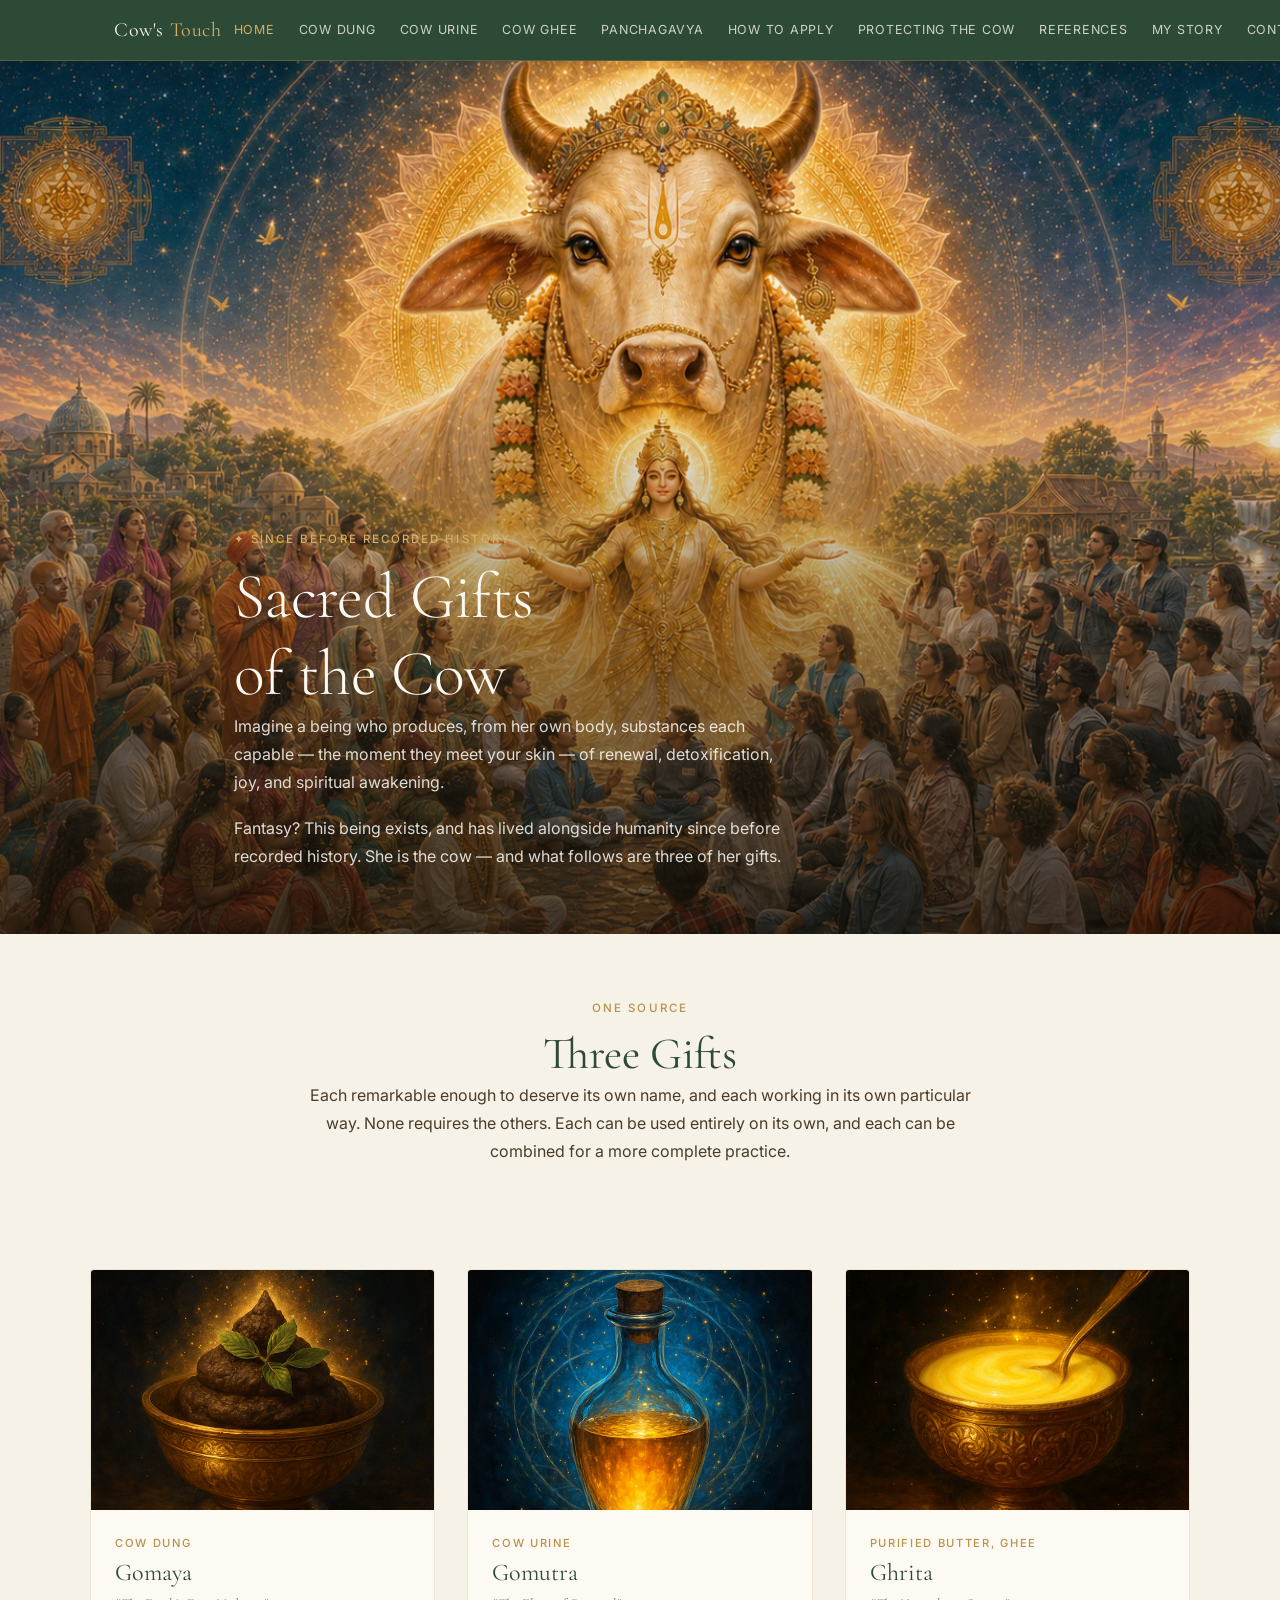
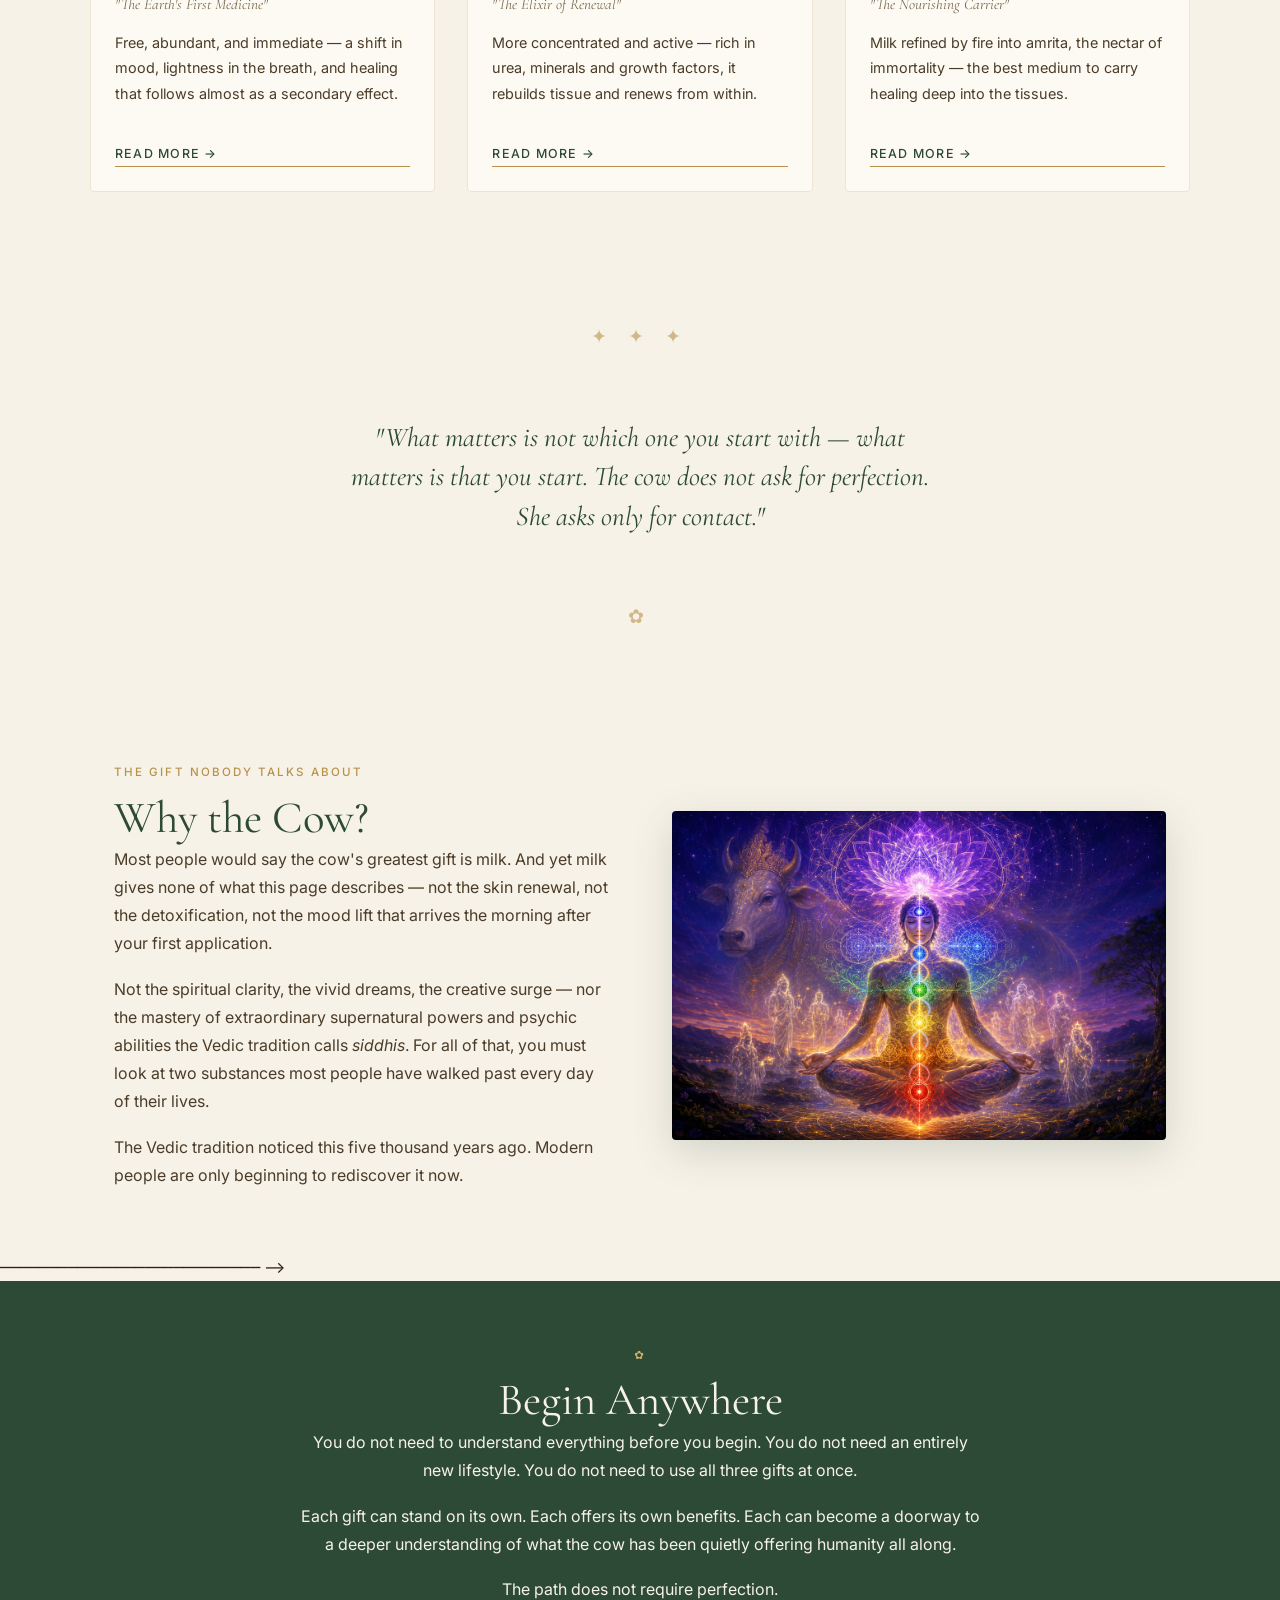
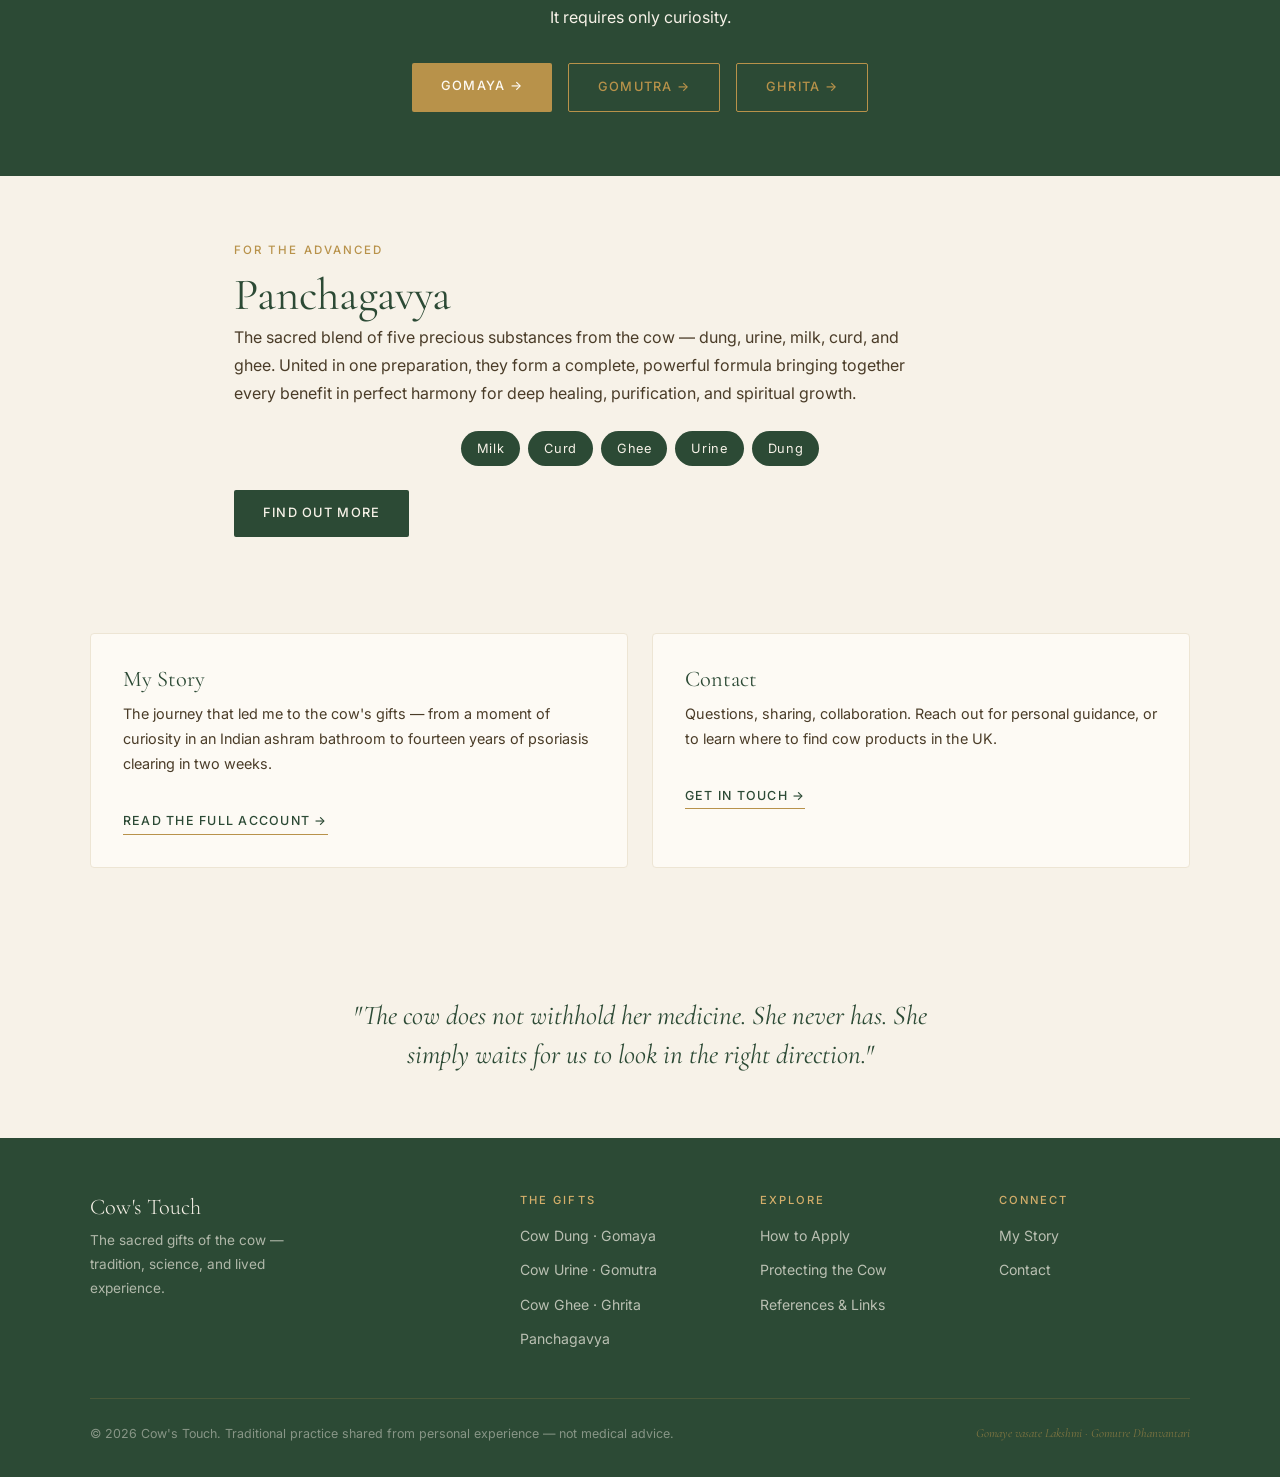
<file: index.html>
<!DOCTYPE html>
<html lang="en">
<head>
  <meta charset="UTF-8">
  <meta name="viewport" content="width=device-width, initial-scale=1">
  <title>The Cow's Touch — Sacred Gifts of the Cow</title>
  <meta name="description" content="Deep renewal, whole-body detoxification, an immediate lift in mood, and the quiet acceleration of spiritual awakening — three of her gifts, freely given, since before recorded history.">
  <meta property="og:title" content="The Cow's Touch — Sacred Gifts of the Cow">
  <meta property="og:description" content="Tradition, science, and lived experience — the sacred gifts of the cow.">
  <meta property="og:image" content="/images/og-image.png">
  <meta name="twitter:card" content="summary_large_image">
  <link rel="stylesheet" href="style.css">
</head>
<body>

  <!-- ── Navigation ────────────────────────────── -->
  <nav class="site-nav" aria-label="Main navigation">
    <div class="nav-inner">
      <a href="index.html" class="nav-logo">Cow's <span>Touch</span></a>
      <button class="nav-toggle" aria-label="Open menu" aria-expanded="false">
        <span></span><span></span><span></span>
      </button>
      <ul class="nav-links" id="nav-links">
        <li><a href="index.html" class="active">Home</a></li>
        <li><a href="cow-dung.html">Cow Dung</a></li>
        <li><a href="cow-urine.html">Cow Urine</a></li>
        <li><a href="cow-ghee.html">Cow Ghee</a></li>
        <li><a href="panchagavya.html">Panchagavya</a></li>
        <li><a href="how-to-apply.html">How to Apply</a></li>
        <li><a href="protecting-the-cow.html">Protecting the Cow</a></li>
        <li><a href="references.html">References</a></li>
        <li><a href="my-story.html">My Story</a></li>
        <li><a href="contact.html">Contact</a></li>
      </ul>
    </div>
  </nav>

  <!-- ── Hero ──────────────────────────────────── -->
  <section class="hero" style="min-height: 92vh;">
    <img src="images/cow-intro.jpg" alt="Sacred cow and divine mother surrounded by seekers in golden light" loading="eager" style="object-position: center top;">
    <div class="hero-overlay" style="background: linear-gradient(to bottom, rgba(0,0,0,0.0) 0%, rgba(0,0,0,0.05) 40%, rgba(20,14,4,0.45) 72%, rgba(20,14,4,0.70) 100%);"></div>
    <div class="hero-content" style="padding-top: clamp(4rem, 55vh, 52vh);">
      <span class="eyebrow">✦ Since Before Recorded History</span>
      <h1>Sacred Gifts<br>of the Cow</h1>
      <p>Imagine a being who produces, from her own body, substances each capable — the moment they meet your skin — of renewal, detoxification, joy, and spiritual awakening.</p>
      <p>Fantasy? This being exists, and has lived alongside humanity since before recorded history. She is the cow — and what follows are three of her gifts.</p>
    </div>
  </section>

  <!-- ── Intro text ─────────────────────────────── -->
  <section class="section text-center">
    <div class="container">
      <div class="reveal">
        <span class="eyebrow">One Source</span>
        <h2>Three Gifts</h2>
        <p>Each remarkable enough to deserve its own name, and each working in its own particular way. None requires the others. Each can be used entirely on its own, and each can be combined for a more complete practice.</p>
      </div>
    </div>
  </section>

  <!-- ── Three gift cards ───────────────────────── -->
  <section class="section" style="padding-top:0;">
    <div class="cards-grid container--wide reveal">

      <article class="gift-card">
        <img src="images/gomaya.png" alt="Cow dung in a golden bowl with sacred herbs" loading="lazy">
        <div class="gift-card-body">
          <span class="gift-card-label">Cow Dung</span>
          <h3>Gomaya</h3>
          <p class="gift-subtitle">"The Earth's First Medicine"</p>
          <p>Free, abundant, and immediate — a shift in mood, lightness in the breath, and healing that follows almost as a secondary effect.</p>
          <a href="cow-dung.html" class="card-link">Read more →</a>
        </div>
      </article>

      <article class="gift-card">
        <img src="images/gomutra.png" alt="Cow urine elixir in a glass bottle with golden glow" loading="lazy" style="object-position: center 30%;">
        <div class="gift-card-body">
          <span class="gift-card-label">Cow Urine</span>
          <h3>Gomutra</h3>
          <p class="gift-subtitle">"The Elixir of Renewal"</p>
          <p>More concentrated and active — rich in urea, minerals and growth factors, it rebuilds tissue and renews from within.</p>
          <a href="cow-urine.html" class="card-link">Read more →</a>
        </div>
      </article>

      <article class="gift-card">
        <img src="images/ghee600.jpg" alt="Golden ghee in an ornate golden bowl" loading="lazy">
        <div class="gift-card-body">
          <span class="gift-card-label">Purified Butter, Ghee</span>
          <h3>Ghrita</h3>
          <p class="gift-subtitle">"The Nourishing Carrier"</p>
          <p>Milk refined by fire into amrita, the nectar of immortality — the best medium to carry healing deep into the tissues.</p>
          <a href="cow-ghee.html" class="card-link">Read more →</a>
        </div>
      </article>

    </div>
  </section>

  <!-- ── Pull quote ─────────────────────────────── -->
  <div class="divider">✦ ✦ ✦</div>
  <div class="pull-quote reveal">
    <p>"What matters is not which one you start with — what matters is that you start. The cow does not ask for perfection. She asks only for contact."</p>
  </div>
  <div class="divider">✿</div>

  <!-- ── Why the Cow ────────────────────────────── -->
  <section class="section">
    <div class="container--wide" style="padding: 0 1.5rem; max-width: var(--max-w-wide); margin: 0 auto;">
      <div class="two-col reveal">
        <div>
          <span class="eyebrow">The Gift Nobody Talks About</span>
          <h2>Why the Cow?</h2>
          <p>Most people would say the cow's greatest gift is milk. And yet milk gives none of what this page describes — not the skin renewal, not the detoxification, not the mood lift that arrives the morning after your first application.</p>
          <p>Not the spiritual clarity, the vivid dreams, the creative surge — nor the mastery of extraordinary supernatural powers and psychic abilities the Vedic tradition calls <em>siddhis</em>. For all of that, you must look at two substances most people have walked past every day of their lives.</p>
          <p>The Vedic tradition noticed this five thousand years ago. Modern people are only beginning to rediscover it now.</p>
        </div>
        <div>
          <img src="images/cow-spirit.png" alt="Meditating figure with glowing chakras and luminous cow spirit in a cosmic landscape" loading="lazy" style="width:100%; border-radius:4px; box-shadow: 0 12px 40px rgba(44,74,53,0.18);">
        </div>
      </div>
    </div>
  </section> ─────────────────────────── -->
  <section class="section section--green reveal">
    <div class="container text-center">
      <span class="eyebrow">✿</span>
      <h2>Begin Anywhere</h2>
      <p>You do not need to understand everything before you begin. You do not need an entirely new lifestyle. You do not need to use all three gifts at once.</p>
      <p>Each gift can stand on its own. Each offers its own benefits. Each can become a doorway to a deeper understanding of what the cow has been quietly offering humanity all along.</p>
      <p>The path does not require perfection.<br>It requires only curiosity.</p>
      <div class="cta-links" style="justify-content:center; margin-top:2rem;">
        <a href="cow-dung.html" class="btn btn-gold">Gomaya →</a>
        <a href="cow-urine.html" class="btn btn-outline">Gomutra →</a>
        <a href="cow-ghee.html" class="btn btn-outline">Ghrita →</a>
      </div>
    </div>
  </section>

  <!-- ── Panchagavya ────────────────────────────── -->
  <section class="section">
    <div class="container reveal">
      <span class="eyebrow">For the Advanced</span>
      <h2>Panchagavya</h2>
      <p>The sacred blend of five precious substances from the cow — dung, urine, milk, curd, and ghee. United in one preparation, they form a complete, powerful formula bringing together every benefit in perfect harmony for deep healing, purification, and spiritual growth.</p>

      <div class="ingredient-chips">
        <span class="chip">Milk</span>
        <span class="chip">Curd</span>
        <span class="chip">Ghee</span>
        <span class="chip">Urine</span>
        <span class="chip">Dung</span>
      </div>

      <a href="panchagavya.html" class="btn btn-green">Find out more</a>
    </div>
  </section>

  <!-- ── My Story + Contact mini cards ─────────── -->
  <section class="section" style="padding-top:0;">
    <div class="link-cards container--wide reveal">

      <div class="link-card">
        <h3>My Story</h3>
        <p>The journey that led me to the cow's gifts — from a moment of curiosity in an Indian ashram bathroom to fourteen years of psoriasis clearing in two weeks.</p>
        <a href="my-story.html" class="card-link">Read the full account →</a>
      </div>

      <div class="link-card">
        <h3>Contact</h3>
        <p>Questions, sharing, collaboration. Reach out for personal guidance, or to learn where to find cow products in the UK.</p>
        <a href="contact.html" class="card-link">Get in touch →</a>
      </div>

    </div>
  </section>

  <!-- ── Final quote ────────────────────────────── -->
  <div class="pull-quote reveal" style="margin-bottom: var(--gap);">
    <p>"The cow does not withhold her medicine. She never has. She simply waits for us to look in the right direction."</p>
  </div>

  <!-- ── Footer ─────────────────────────────────── -->
  <footer class="site-footer">
    <div class="footer-inner">
      <div class="footer-brand">
        <h3>Cow's Touch</h3>
        <p>The sacred gifts of the cow — tradition, science, and lived experience.</p>
      </div>
      <div class="footer-col">
        <h4>The Gifts</h4>
        <ul>
          <li><a href="cow-dung.html">Cow Dung · Gomaya</a></li>
          <li><a href="cow-urine.html">Cow Urine · Gomutra</a></li>
          <li><a href="cow-ghee.html">Cow Ghee · Ghrita</a></li>
          <li><a href="panchagavya.html">Panchagavya</a></li>
        </ul>
      </div>
      <div class="footer-col">
        <h4>Explore</h4>
        <ul>
          <li><a href="how-to-apply.html">How to Apply</a></li>
          <li><a href="protecting-the-cow.html">Protecting the Cow</a></li>
          <li><a href="references.html">References &amp; Links</a></li>
        </ul>
      </div>
      <div class="footer-col">
        <h4>Connect</h4>
        <ul>
          <li><a href="my-story.html">My Story</a></li>
          <li><a href="contact.html">Contact</a></li>
        </ul>
      </div>
    </div>
    <div class="footer-bottom">
      <span>© 2026 Cow's Touch. Traditional practice shared from personal experience — not medical advice.</span>
      <span class="footer-mantra">Gomaye vasate Lakshmi · Gomutre Dhanvantari</span>
    </div>
  </footer>

  <!-- ── Scripts ────────────────────────────────── -->
  <script>
    // Mobile nav toggle
    const toggle = document.querySelector('.nav-toggle');
    const links  = document.querySelector('.nav-links');
    toggle.addEventListener('click', () => {
      const open = links.classList.toggle('open');
      toggle.setAttribute('aria-expanded', open);
    });

    // Close nav on link click (mobile)
    links.querySelectorAll('a').forEach(a => {
      a.addEventListener('click', () => {
        links.classList.remove('open');
        toggle.setAttribute('aria-expanded', false);
      });
    });

    // Scroll reveal
    const reveals = document.querySelectorAll('.reveal');
    const observer = new IntersectionObserver((entries) => {
      entries.forEach(e => {
        if (e.isIntersecting) {
          e.target.classList.add('visible');
          observer.unobserve(e.target);
        }
      });
    }, { threshold: 0.08 });
    reveals.forEach(el => observer.observe(el));
  </script>

</body>
</html>
</file>
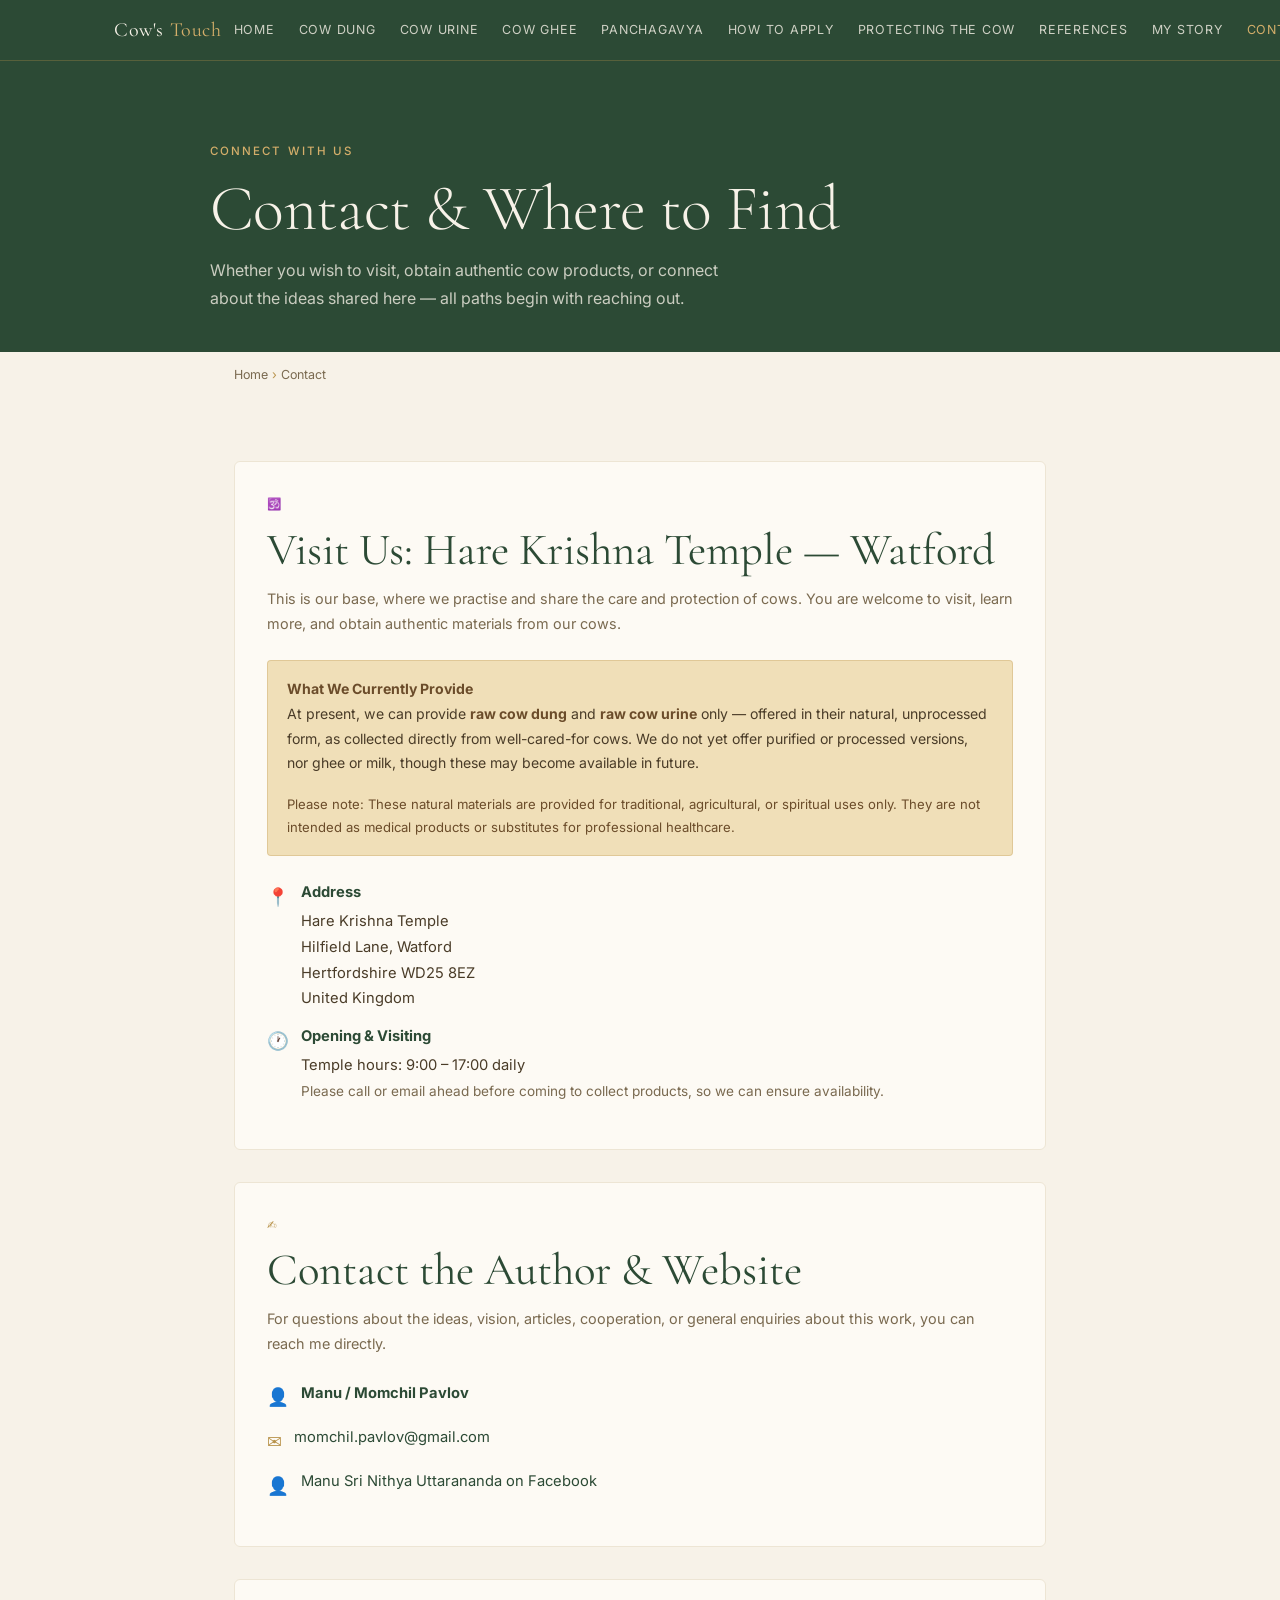
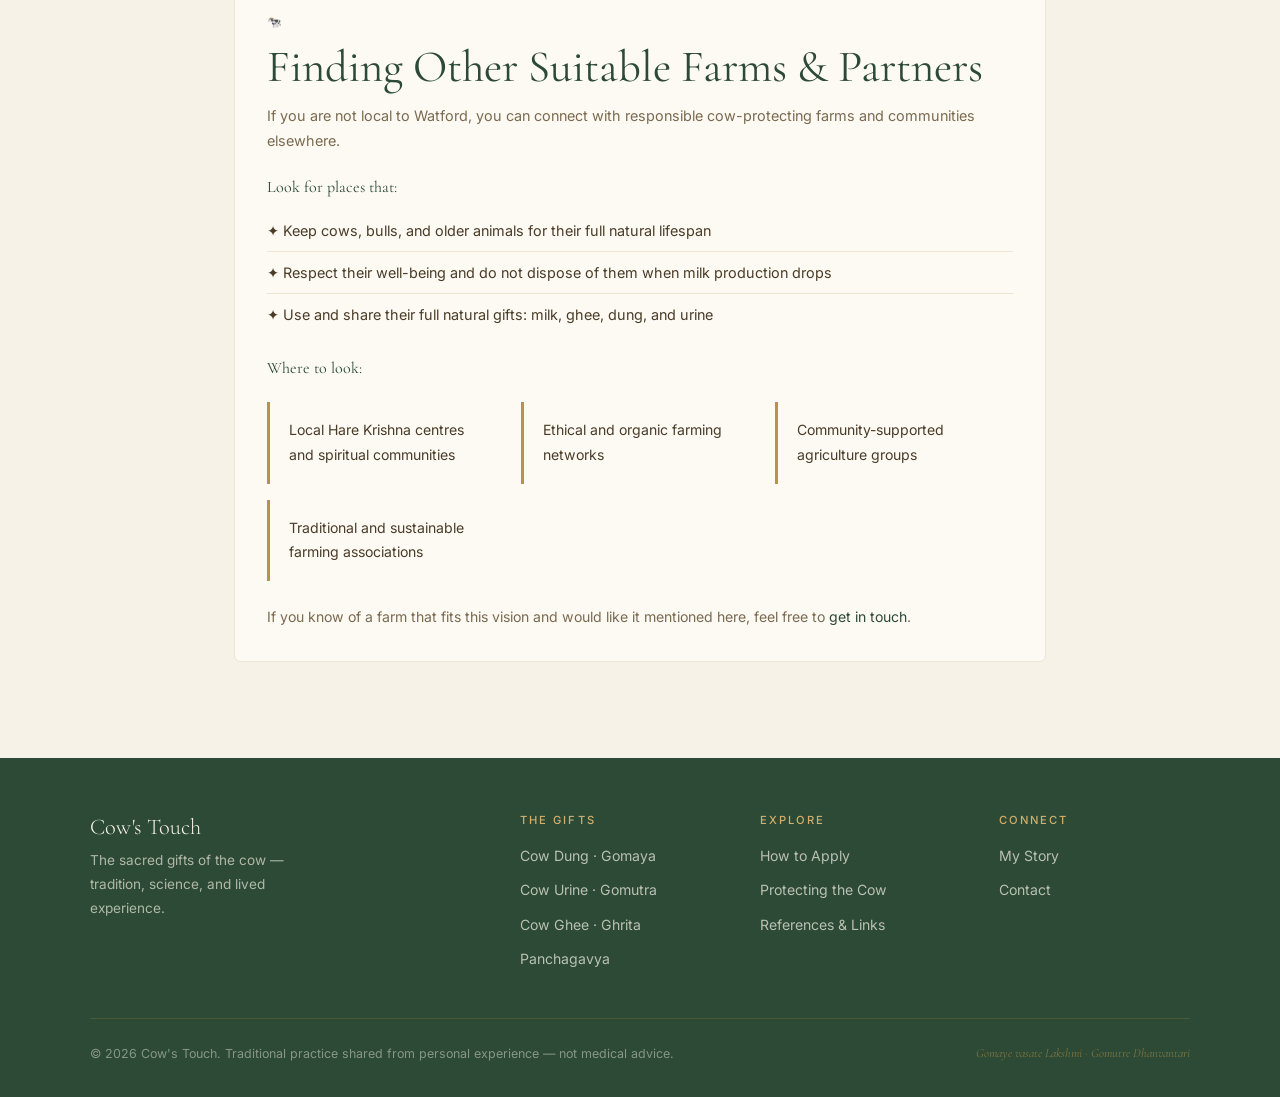
<file: contact.html>
<!DOCTYPE html>
<html lang="en">
<head>
  <meta charset="UTF-8">
  <meta name="viewport" content="width=device-width, initial-scale=1">
  <title>Contact &amp; Where to Find — The Cow's Touch</title>
  <meta name="description" content="Visit the Hare Krishna Temple in Watford, connect with the author Manu, or find responsible cow-protecting farms and communities near you.">
  <link rel="stylesheet" href="style.css">
  <style>
    .text-block { max-width: var(--max-w); margin: 0 auto; padding: 0 1.5rem; }
    .text-block p { max-width: none; }
    .page-header { background: var(--green); padding: clamp(3rem,8vw,5rem) 1.5rem 2.5rem; }
    .page-header-inner { max-width: var(--max-w); margin: 0 auto; }
    .page-header h1 { color: var(--cream); margin-bottom: 0.5rem; }
    .page-header p { color: rgba(247,242,232,0.78); max-width: 52ch; }

    .contact-card { background: var(--white); border: 1px solid var(--cream-deep); border-radius: 6px; padding: 2rem; margin-bottom: 2rem; }
    .contact-card h2 { margin-bottom: 0.5rem; }
    .contact-card .subtitle { color: var(--text-light); font-size: 0.9rem; margin-bottom: 1.5rem; }
    .contact-detail { display: flex; gap: 0.75rem; align-items: flex-start; margin-bottom: 0.75rem; font-size: 0.92rem; color: var(--text-mid); }
    .contact-detail .icon { color: var(--gold); font-size: 1.1rem; flex-shrink: 0; margin-top: 0.1rem; }
    .contact-detail a { color: var(--green); }
    .contact-detail a:hover { color: var(--gold); }

    .availability-box { background: var(--gold-pale); border: 1px solid rgba(184,146,74,0.3); border-radius: 4px; padding: 1rem 1.2rem; margin-top:1rem; font-size:0.88rem; }
    .availability-box strong { color: var(--brown); }

    .find-grid { display: grid; grid-template-columns: repeat(auto-fit, minmax(200px, 1fr)); gap: 1rem; margin-top: 1.5rem; }
    .find-item { background: var(--white); border-left: 3px solid var(--gold); padding: 1rem 1.2rem; border-radius: 0 4px 4px 0; }
    .find-item p { font-size: 0.88rem; margin: 0; max-width: none; color: var(--text-mid); }
  </style>
</head>
<body>
  <nav class="site-nav"><div class="nav-inner">
    <a href="index.html" class="nav-logo">Cow's <span>Touch</span></a>
    <button class="nav-toggle" aria-label="Open menu" aria-expanded="false"><span></span><span></span><span></span></button>
    <ul class="nav-links" id="nav-links">
      <li><a href="index.html">Home</a></li><li><a href="cow-dung.html">Cow Dung</a></li>
      <li><a href="cow-urine.html">Cow Urine</a></li><li><a href="cow-ghee.html">Cow Ghee</a></li>
      <li><a href="panchagavya.html">Panchagavya</a></li><li><a href="how-to-apply.html">How to Apply</a></li>
      <li><a href="protecting-the-cow.html">Protecting the Cow</a></li>
      <li><a href="references.html">References</a></li><li><a href="my-story.html">My Story</a></li>
      <li><a href="contact.html" class="active">Contact</a></li>
    </ul>
  </div></nav>

  <div class="page-header">
    <div class="page-header-inner">
      <span class="eyebrow" style="color:var(--gold-light);">Connect With Us</span>
      <h1>Contact &amp; Where to Find</h1>
      <p>Whether you wish to visit, obtain authentic cow products, or connect about the ideas shared here — all paths begin with reaching out.</p>
    </div>
  </div>

  <div class="breadcrumb"><a href="index.html">Home</a> <span>›</span> Contact</div>

  <section class="section">
    <div class="text-block">

      <!-- Temple -->
      <div class="contact-card reveal">
        <span class="eyebrow">🕉️</span>
        <h2>Visit Us: Hare Krishna Temple — Watford</h2>
        <p class="subtitle">This is our base, where we practise and share the care and protection of cows. You are welcome to visit, learn more, and obtain authentic materials from our cows.</p>

        <div class="availability-box">
          <p><strong>What We Currently Provide</strong><br>
          At present, we can provide <strong>raw cow dung</strong> and <strong>raw cow urine</strong> only — offered in their natural, unprocessed form, as collected directly from well-cared-for cows. We do not yet offer purified or processed versions, nor ghee or milk, though these may become available in future.</p>
          <p style="margin-top:0.5rem; font-size:0.82rem; color:var(--brown);">Please note: These natural materials are provided for traditional, agricultural, or spiritual uses only. They are not intended as medical products or substitutes for professional healthcare.</p>
        </div>

        <div style="margin-top:1.5rem;">
          <div class="contact-detail">
            <span class="icon">📍</span>
            <div>
              <strong style="display:block; color:var(--green); margin-bottom:0.2rem;">Address</strong>
              Hare Krishna Temple<br>
              Hilfield Lane, Watford<br>
              Hertfordshire WD25 8EZ<br>
              United Kingdom
            </div>
          </div>
          <div class="contact-detail">
            <span class="icon">🕐</span>
            <div>
              <strong style="display:block; color:var(--green); margin-bottom:0.2rem;">Opening &amp; Visiting</strong>
              Temple hours: 9:00 – 17:00 daily<br>
              <span style="font-size:0.85rem; color:var(--text-light);">Please call or email ahead before coming to collect products, so we can ensure availability.</span>
            </div>
          </div>
        </div>
      </div>

      <!-- Author contact -->
      <div class="contact-card reveal">
        <span class="eyebrow">✍️</span>
        <h2>Contact the Author &amp; Website</h2>
        <p class="subtitle">For questions about the ideas, vision, articles, cooperation, or general enquiries about this work, you can reach me directly.</p>

        <div class="contact-detail">
          <span class="icon">👤</span>
          <div><strong style="color:var(--green);">Manu / Momchil Pavlov</strong></div>
        </div>
        <div class="contact-detail">
          <span class="icon">✉️</span>
          <a href="mailto:momchil.pavlov@gmail.com">momchil.pavlov@gmail.com</a>
        </div>
        <div class="contact-detail">
          <span class="icon">👤</span>
          <a href="https://www.facebook.com/search/top?q=Manu%20Sri%20Nithya%20Uttarananda" target="_blank" rel="noopener">Manu Sri Nithya Uttarananda on Facebook</a>
        </div>
      </div>

      <!-- Finding other farms -->
      <div class="contact-card reveal">
        <span class="eyebrow">🐄</span>
        <h2>Finding Other Suitable Farms &amp; Partners</h2>
        <p class="subtitle">If you are not local to Watford, you can connect with responsible cow-protecting farms and communities elsewhere.</p>

        <h3 style="font-size:1rem; margin-bottom:0.8rem;">Look for places that:</h3>
        <ul style="list-style:none; margin-bottom:1.5rem;">
          <li style="padding:0.5rem 0; border-bottom:1px solid var(--cream-deep); font-size:0.9rem; color:var(--text-mid);">✦ Keep cows, bulls, and older animals for their full natural lifespan</li>
          <li style="padding:0.5rem 0; border-bottom:1px solid var(--cream-deep); font-size:0.9rem; color:var(--text-mid);">✦ Respect their well-being and do not dispose of them when milk production drops</li>
          <li style="padding:0.5rem 0; font-size:0.9rem; color:var(--text-mid);">✦ Use and share their full natural gifts: milk, ghee, dung, and urine</li>
        </ul>

        <h3 style="font-size:1rem; margin-bottom:0.8rem;">Where to look:</h3>
        <div class="find-grid">
          <div class="find-item"><p>Local Hare Krishna centres and spiritual communities</p></div>
          <div class="find-item"><p>Ethical and organic farming networks</p></div>
          <div class="find-item"><p>Community-supported agriculture groups</p></div>
          <div class="find-item"><p>Traditional and sustainable farming associations</p></div>
        </div>

        <p style="margin-top:1.5rem; font-size:0.88rem; color:var(--text-light);">If you know of a farm that fits this vision and would like it mentioned here, feel free to <a href="mailto:momchil.pavlov@gmail.com" style="color:var(--green);">get in touch</a>.</p>
      </div>

    </div>
  </section>

  <footer class="site-footer"><div class="footer-inner">
    <div class="footer-brand"><h3>Cow's Touch</h3><p>The sacred gifts of the cow — tradition, science, and lived experience.</p></div>
    <div class="footer-col"><h4>The Gifts</h4><ul><li><a href="cow-dung.html">Cow Dung · Gomaya</a></li><li><a href="cow-urine.html">Cow Urine · Gomutra</a></li><li><a href="cow-ghee.html">Cow Ghee · Ghrita</a></li><li><a href="panchagavya.html">Panchagavya</a></li></ul></div>
    <div class="footer-col"><h4>Explore</h4><ul><li><a href="how-to-apply.html">How to Apply</a></li><li><a href="protecting-the-cow.html">Protecting the Cow</a></li><li><a href="references.html">References &amp; Links</a></li></ul></div>
    <div class="footer-col"><h4>Connect</h4><ul><li><a href="my-story.html">My Story</a></li><li><a href="contact.html">Contact</a></li></ul></div>
  </div><div class="footer-bottom"><span>© 2026 Cow's Touch. Traditional practice shared from personal experience — not medical advice.</span><span class="footer-mantra">Gomaye vasate Lakshmi · Gomutre Dhanvantari</span></div></footer>
  <script>
    const t=document.querySelector('.nav-toggle'),l=document.querySelector('.nav-links');
    t.addEventListener('click',()=>{const o=l.classList.toggle('open');t.setAttribute('aria-expanded',o);});
    l.querySelectorAll('a').forEach(a=>a.addEventListener('click',()=>{l.classList.remove('open');t.setAttribute('aria-expanded',false);}));
    document.querySelectorAll('.reveal').forEach(el=>new IntersectionObserver((e)=>{e.forEach(x=>{if(x.isIntersecting){x.target.classList.add('visible');}});},{threshold:0.06}).observe(el));
  </script>
</body>
</html>
</file>
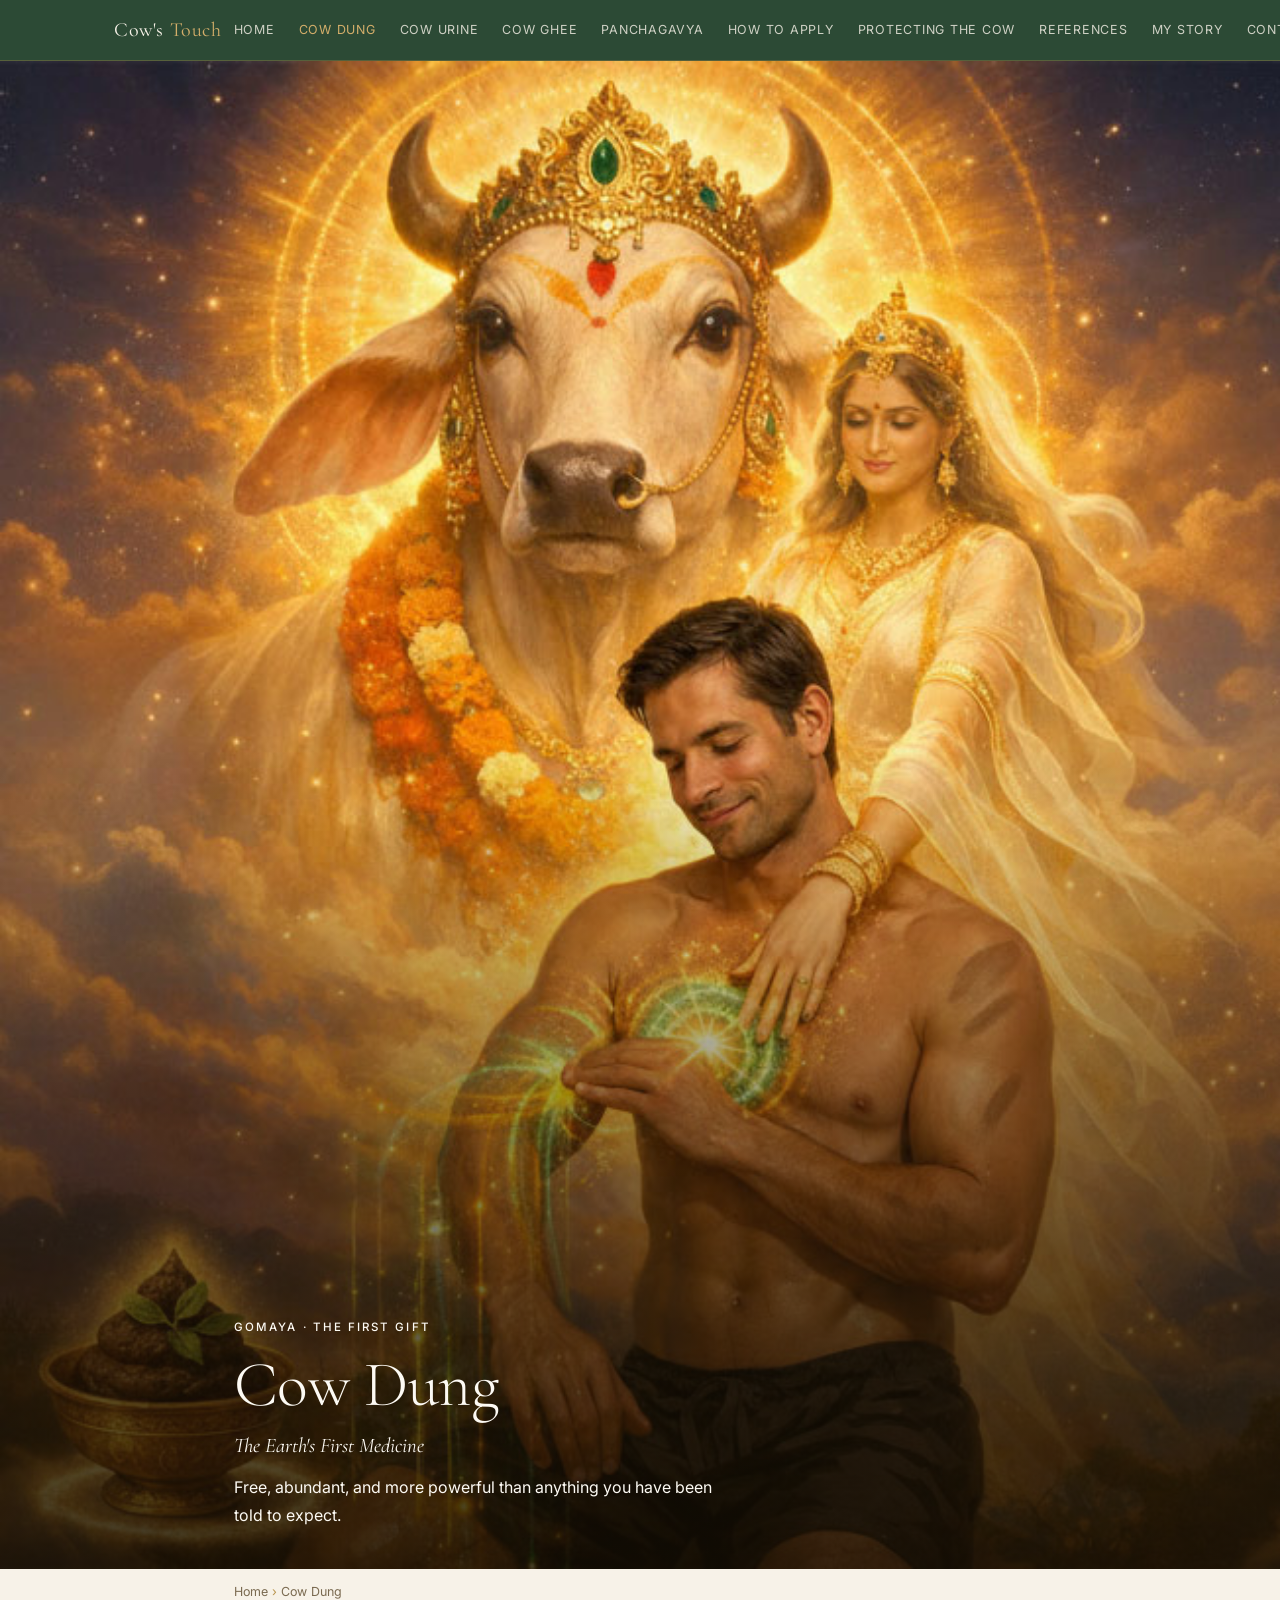
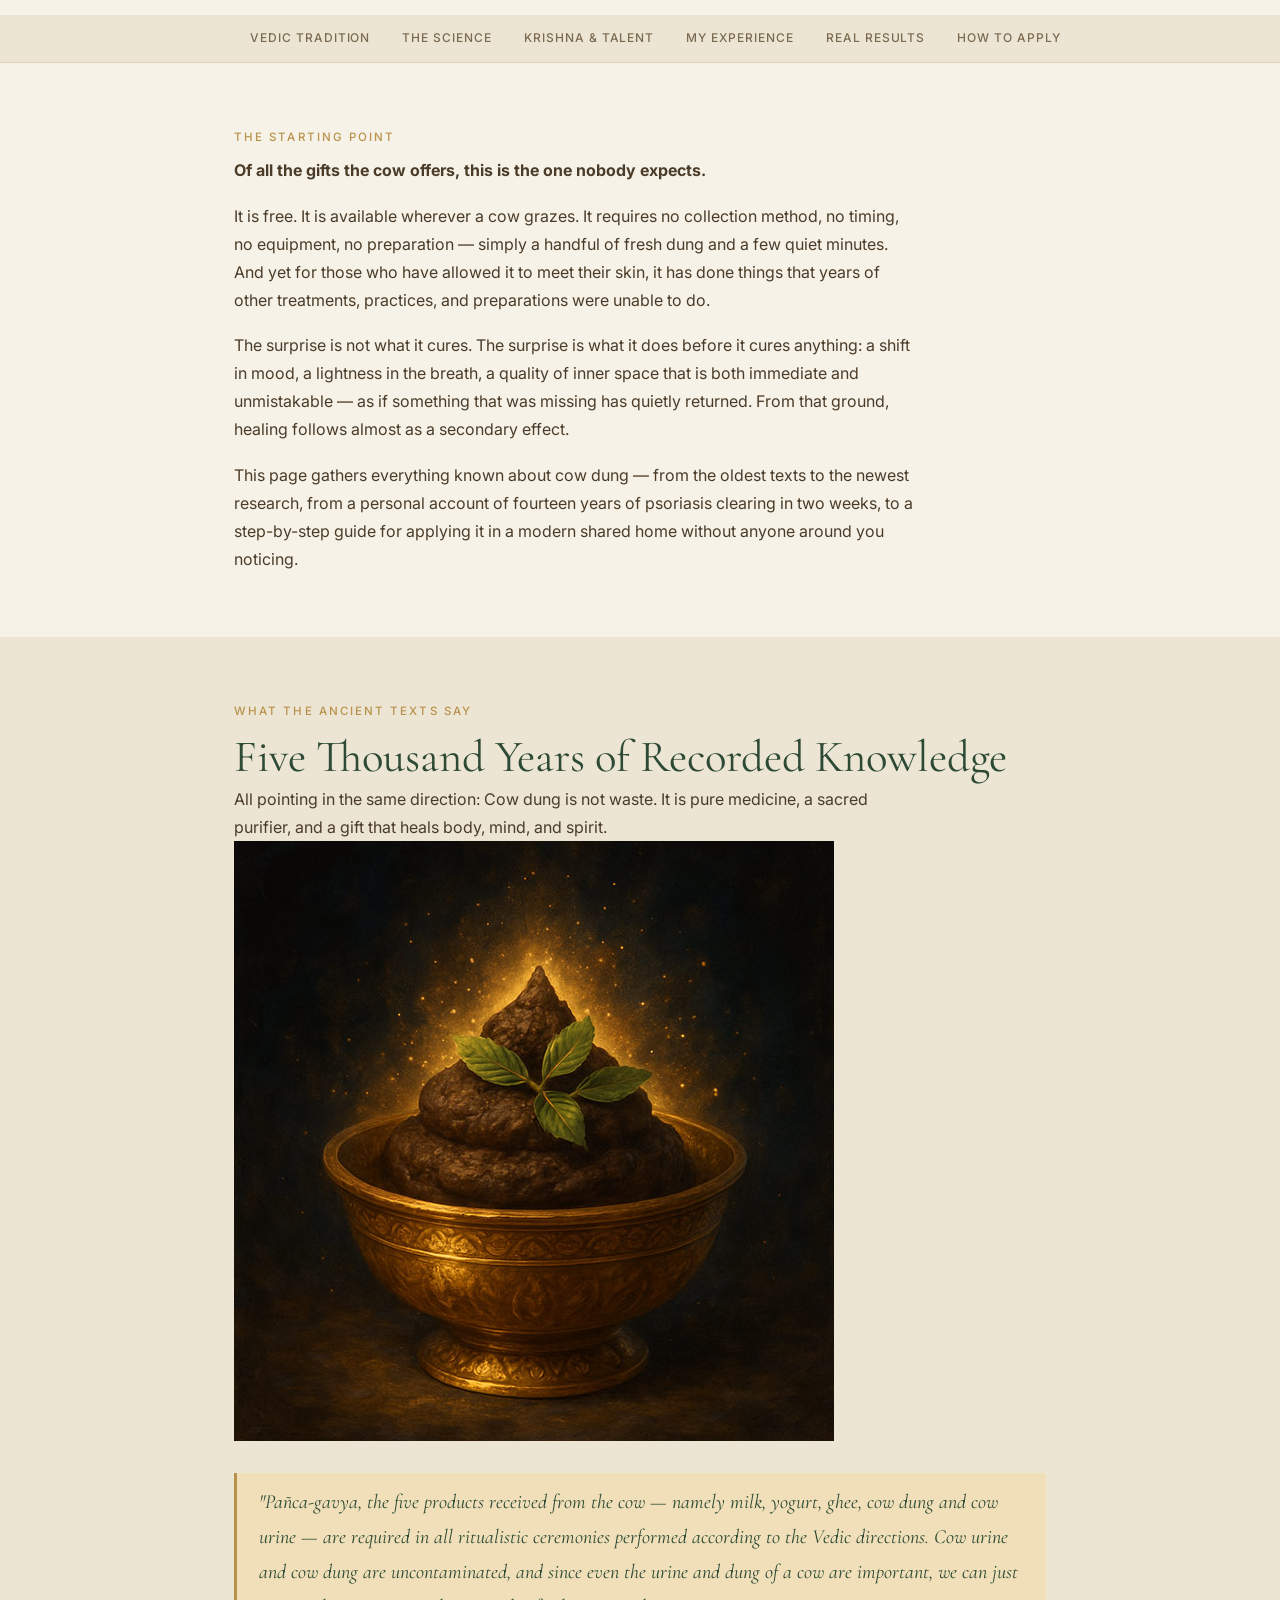
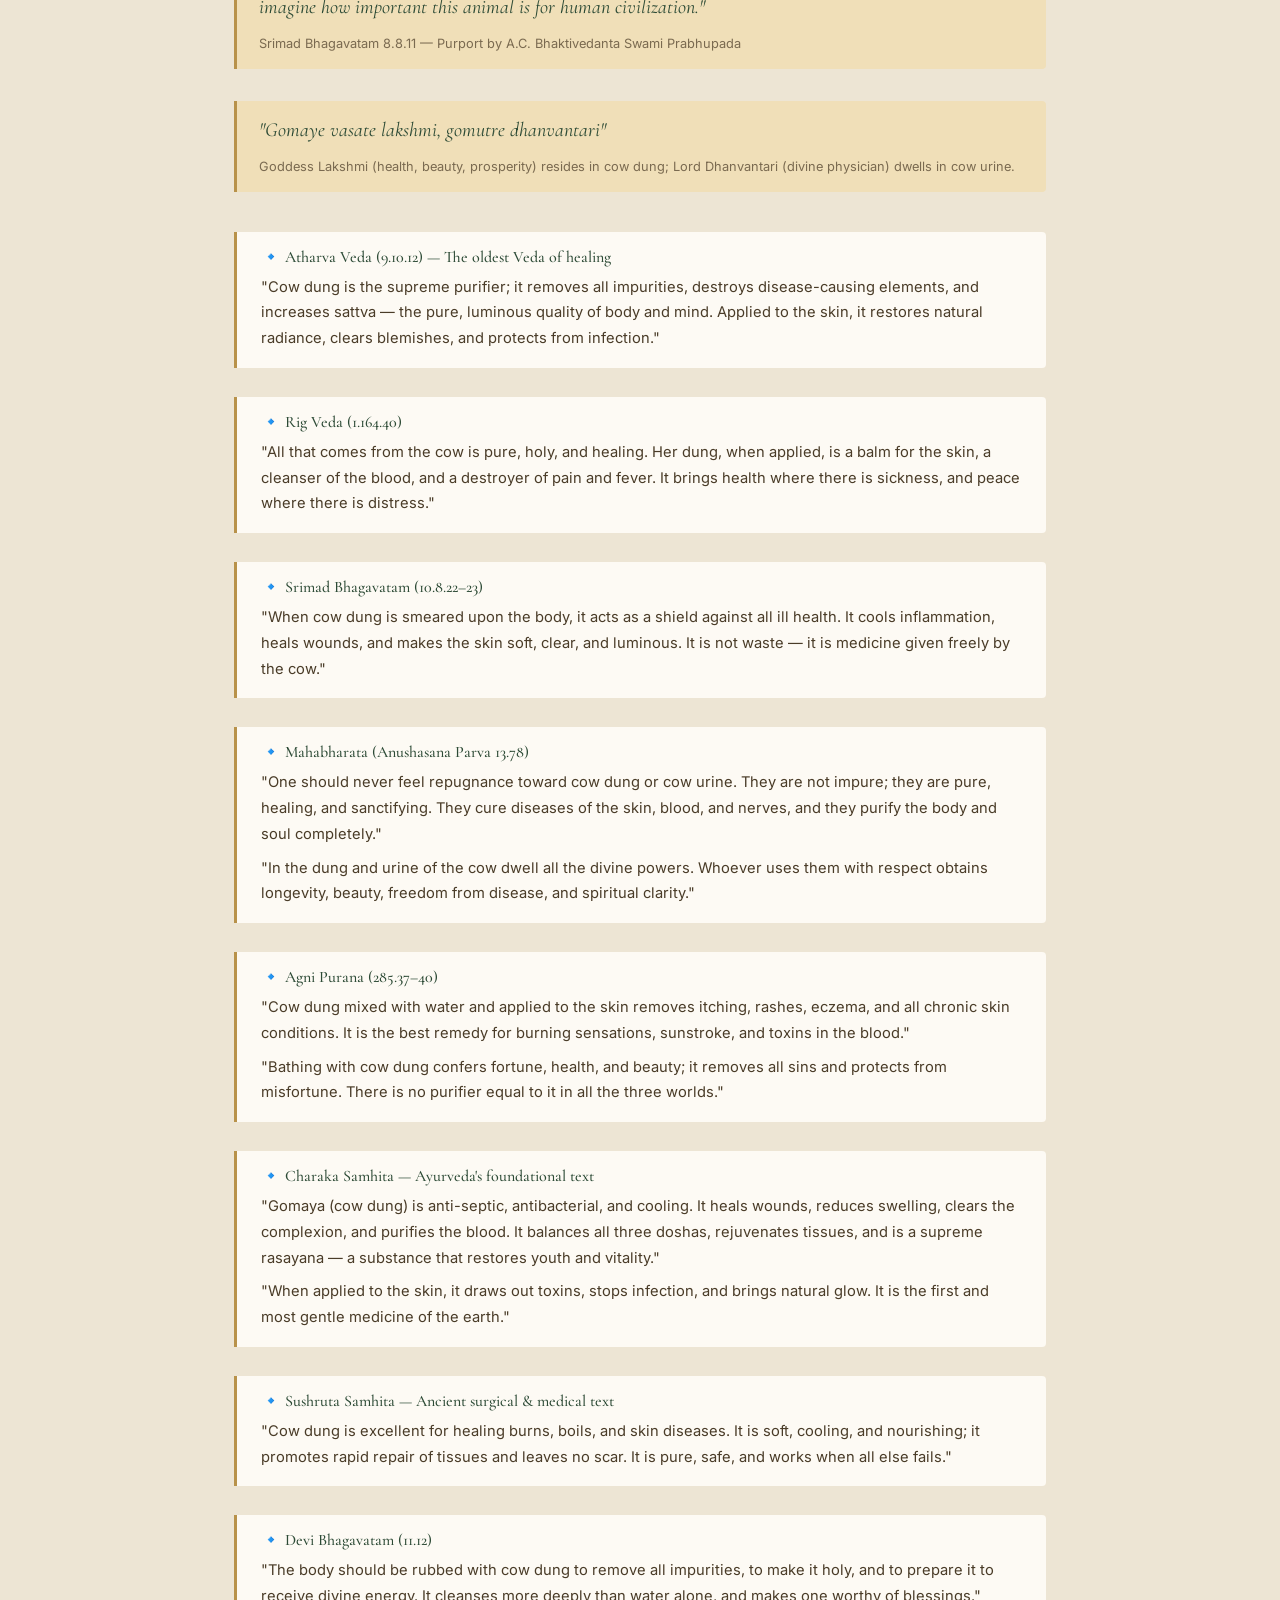
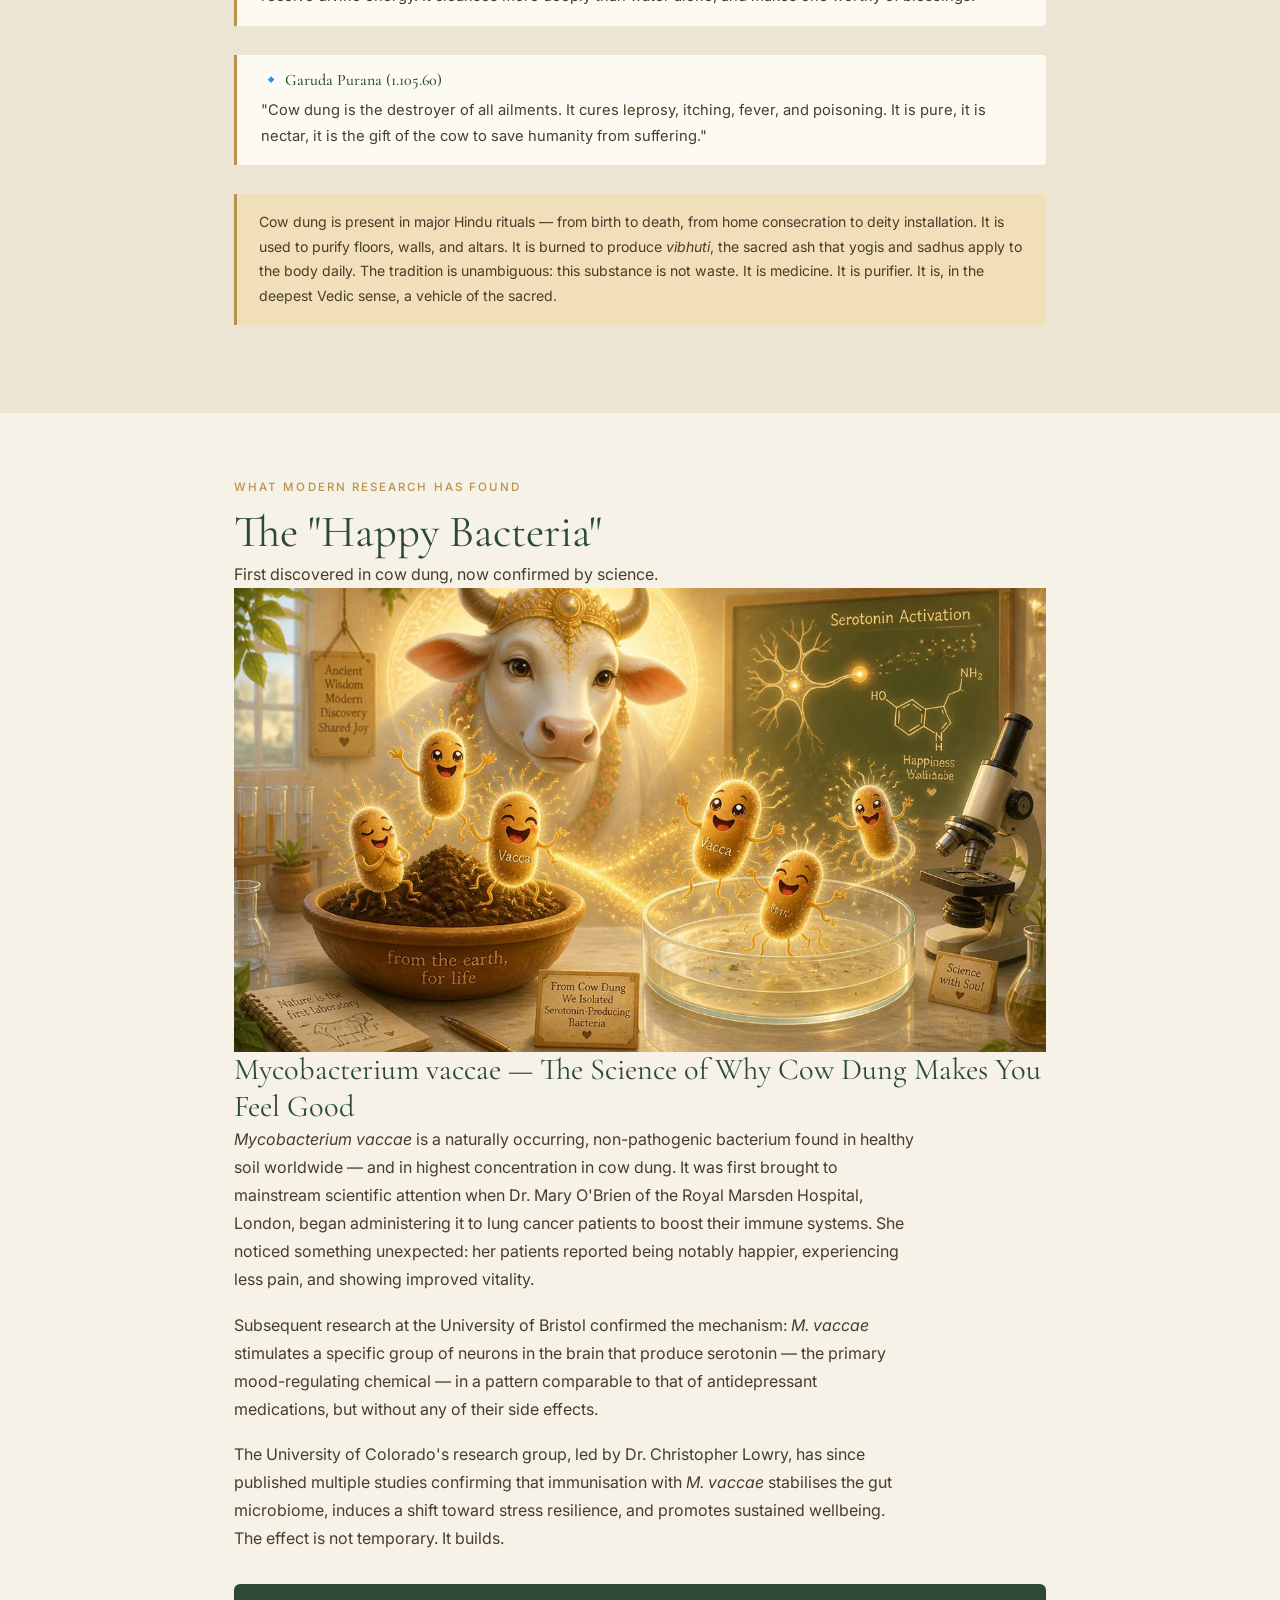
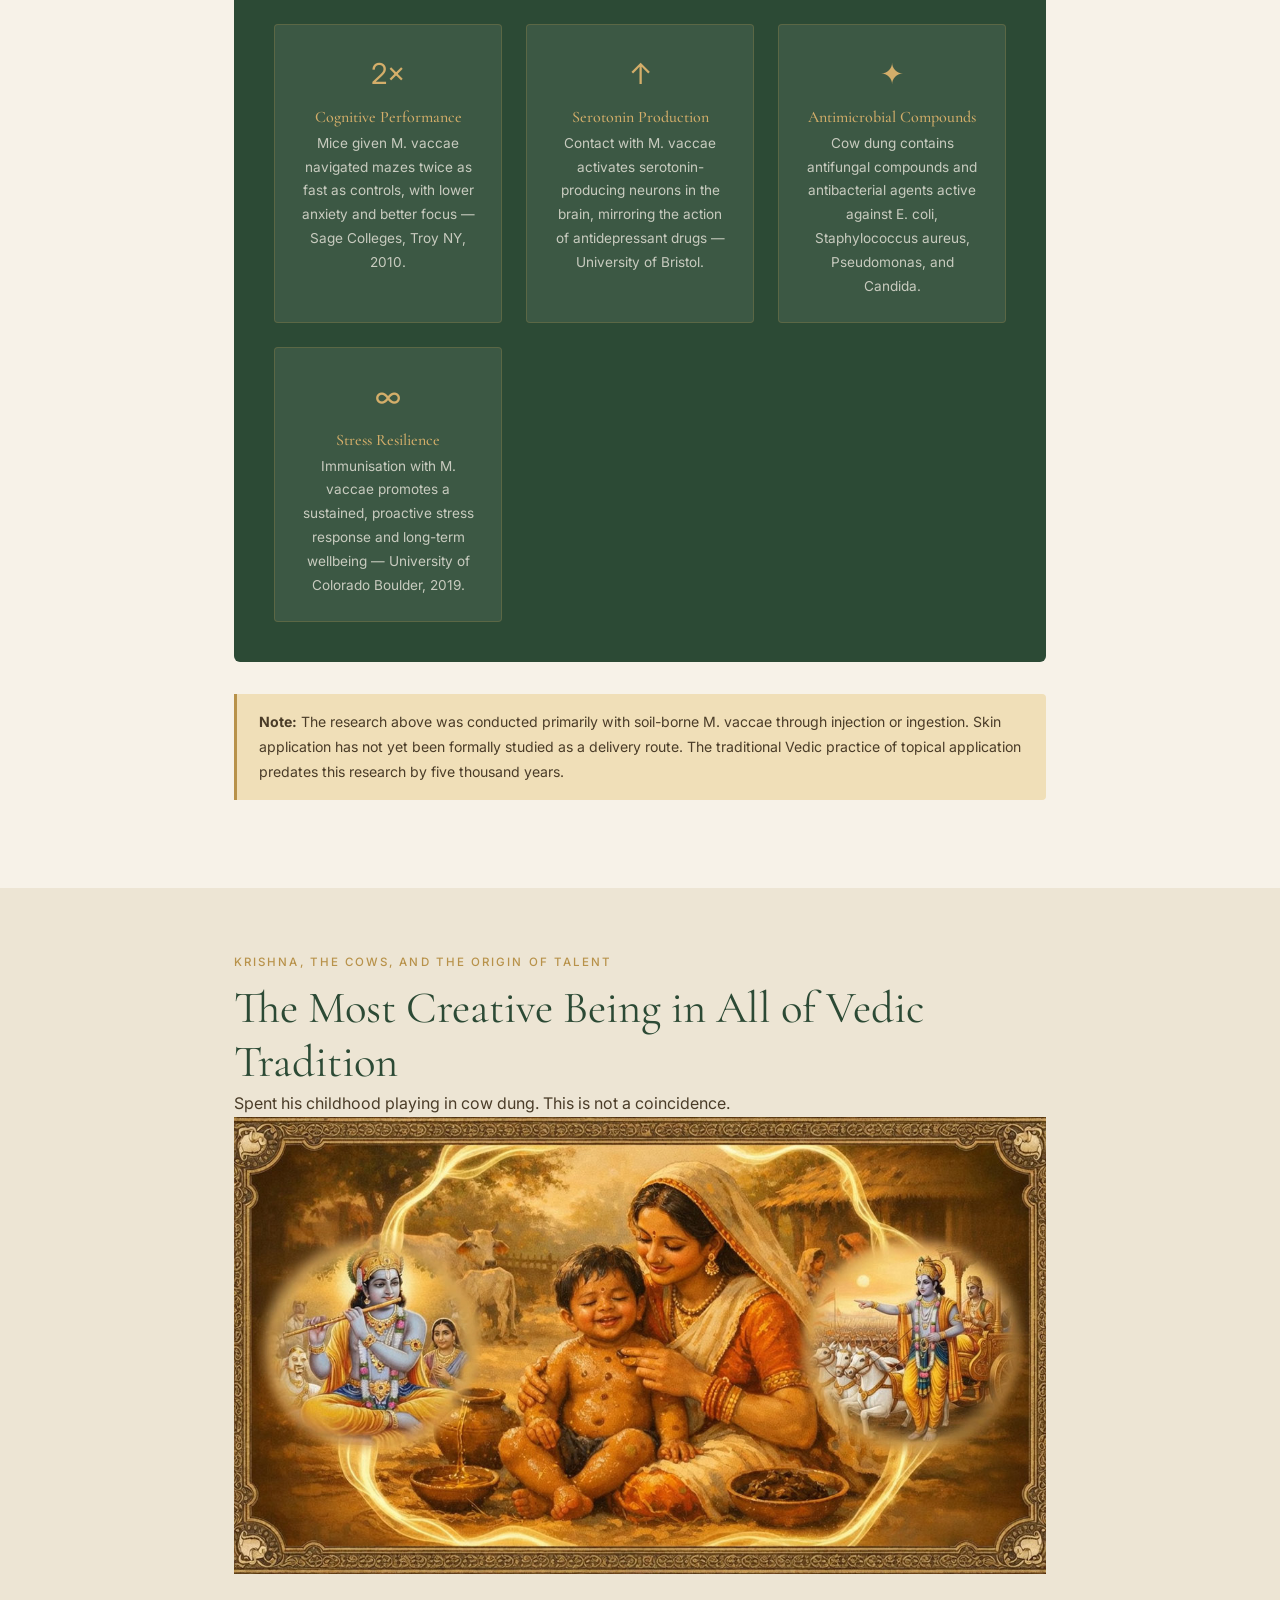
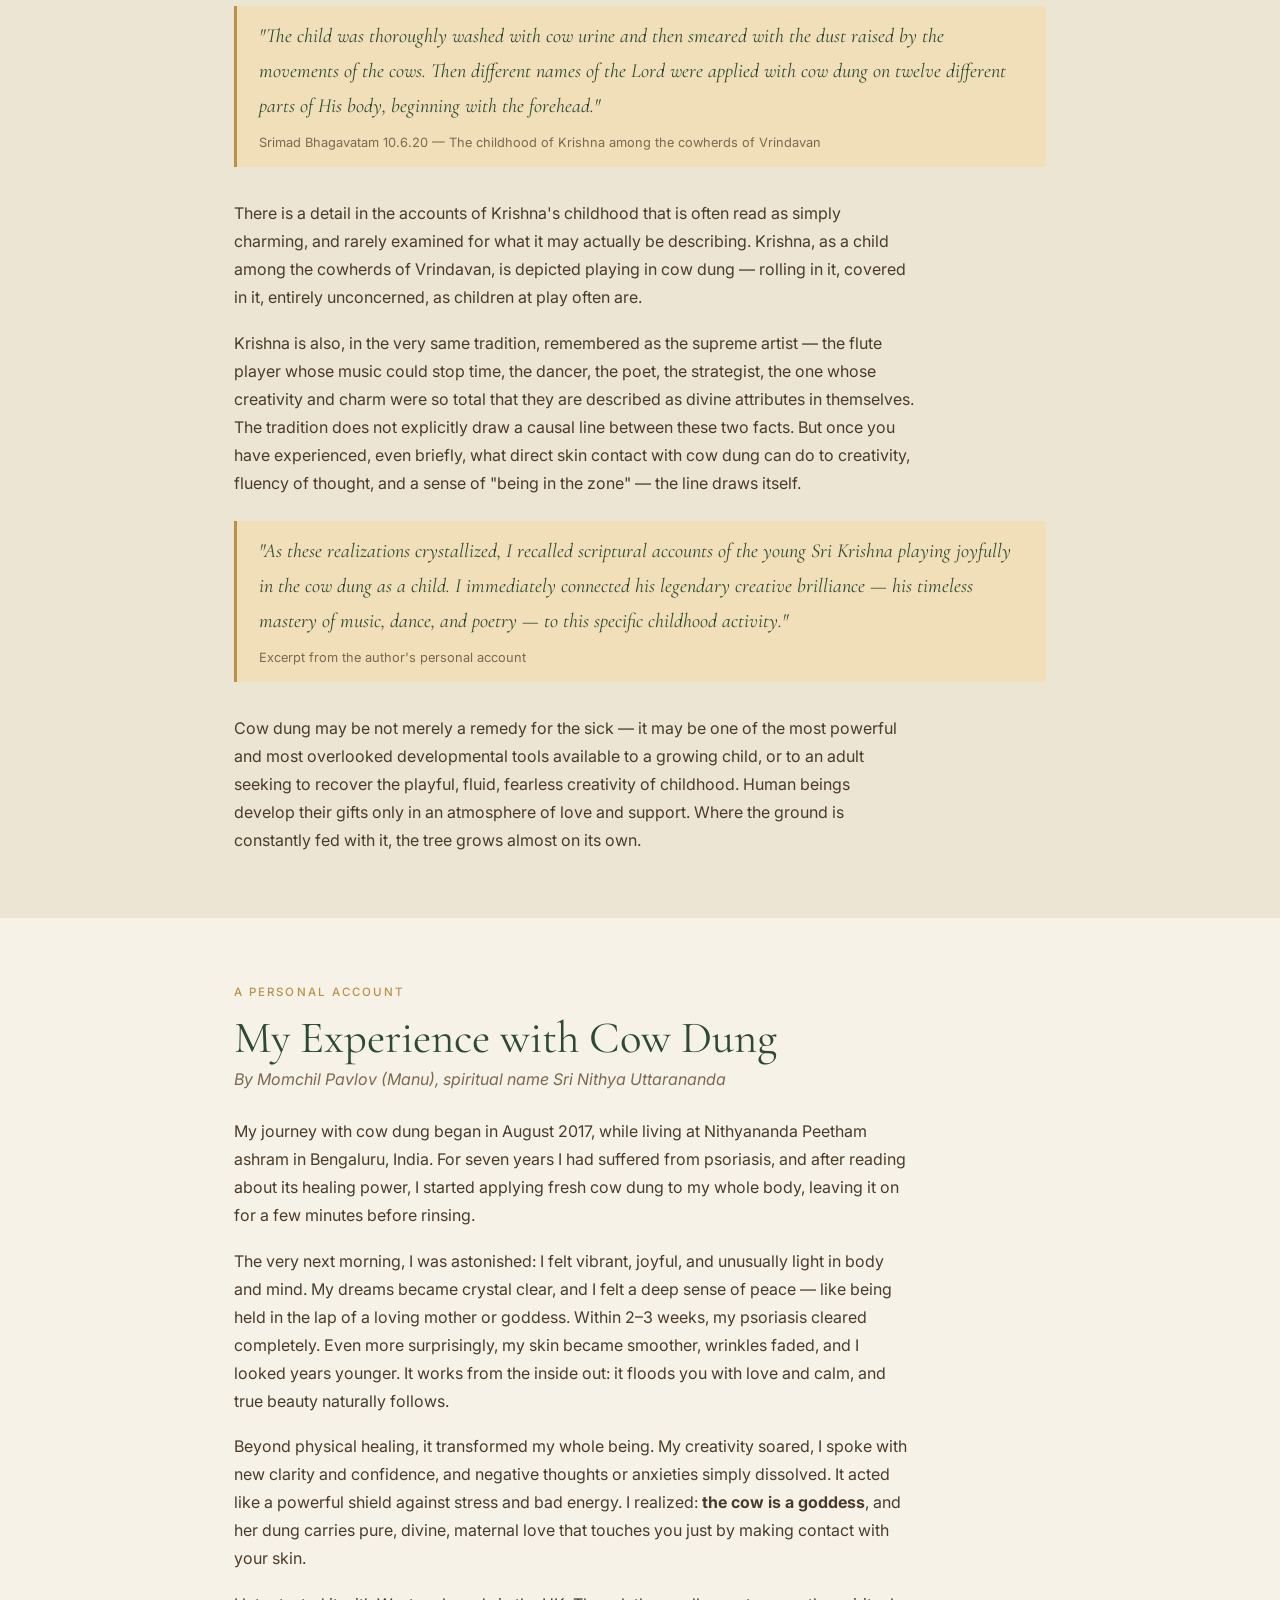
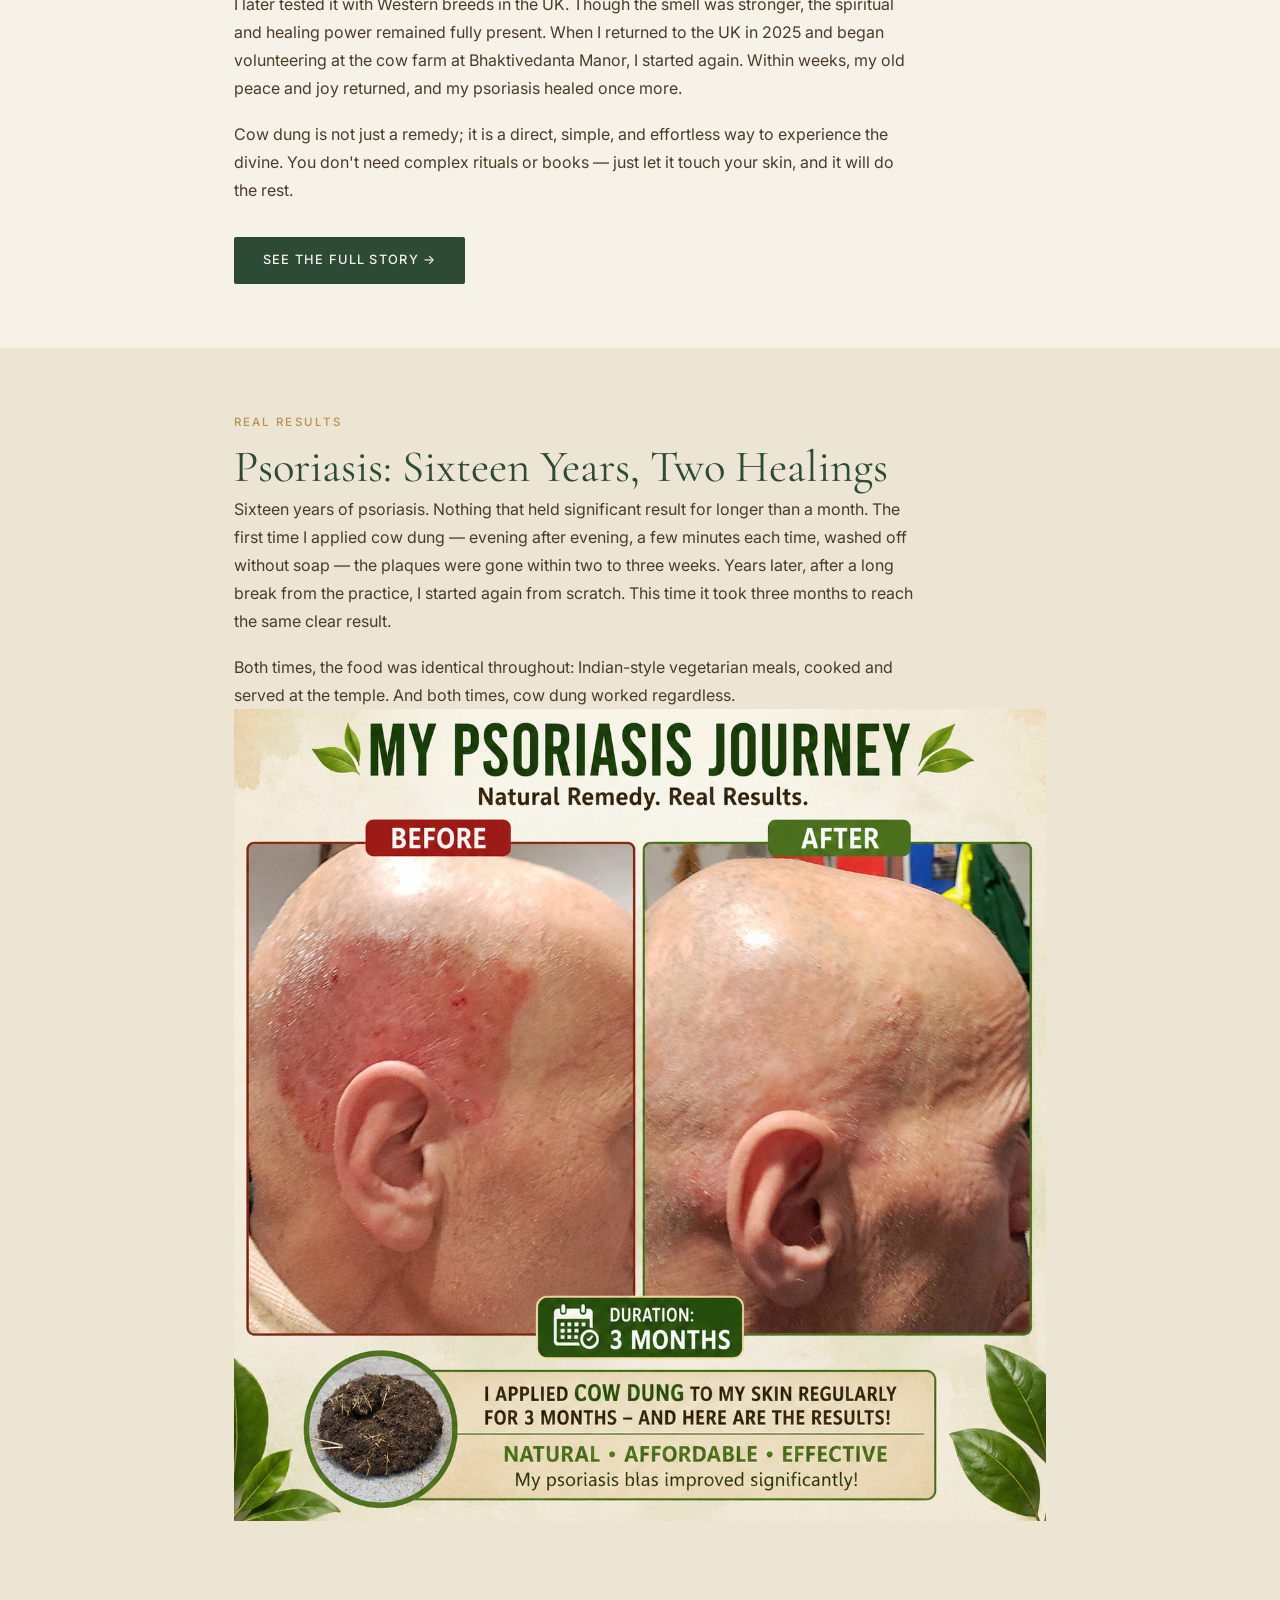
<file: cow-dung.html>
<!DOCTYPE html>
<html lang="en">
<head>
  <meta charset="UTF-8">
  <meta name="viewport" content="width=device-width, initial-scale=1">
  <title>Cow Dung (Gomaya) — The Earth's First Medicine | The Cow's Touch</title>
  <meta name="description" content="Free, abundant, and more powerful than anything you have been told to expect. Discover the ancient wisdom and modern science behind cow dung.">
  <meta property="og:title" content="The Cow's Touch — Sacred Gifts of the Cow">
  <meta property="og:image" content="/images/og-image.png">
  <link rel="stylesheet" href="style.css">
  <style>
    .page-hero {
      position: relative;
      min-height: unset;
    }
    .page-hero picture,
    .page-hero img {
      position: relative !important;
      width: 100%;
      height: auto !important;
      object-fit: unset !important;
      display: block;
    }
    .page-hero-overlay {
      position: absolute;
      inset: auto 0 0 0 !important;
      height: 55%;
      background: linear-gradient(
        to bottom,
        rgba(0,0,0,0.0) 0%,
        rgba(20,14,4,0.65) 70%,
        rgba(20,14,4,0.80) 100%
      ) !important;
    }
    .page-hero-content {
      position: absolute !important;
      bottom: 0;
      left: 0; right: 0;
      padding: 2.5rem 1.5rem !important;
      padding-top: 0 !important;
      max-width: var(--max-w);
      margin: 0 auto;
    }

    /* Force all hero text white — desktop only */
    @media (min-width: 700px) {
      .page-hero-content,
      .page-hero-content h1,
      .page-hero-content p,
      .page-hero-content .eyebrow,
      .page-hero-content .page-subtitle,
      .page-hero-content .hero-subtext {
        color: var(--white) !important;
      }
      .page-hero-content .page-subtitle { font-family: var(--font-display); font-style: italic; font-size: 1.3rem; }
    }
    @media (max-width: 699px) {
      .page-hero { display: flex; flex-direction: column; }
      .page-hero-overlay { display: none !important; }
      .page-hero-content {
        position: relative !important;
        background: var(--cream);
        padding: 1.5rem !important;
        bottom: auto;
      }
      .page-hero-content .eyebrow { color: var(--gold) !important; }
      .page-hero-content h1 { color: var(--green) !important; }
      .page-hero-content .page-subtitle { color: var(--green) !important; font-style: italic; }
      .page-hero-content p { color: var(--text) !important; font-size: 0.95rem; }
      .page-hero-content .hero-subtext { color: var(--text) !important; }
      .page-hero-content .hero-subtext { color: var(--text) !important; }
    }
      display: block;
      width: 100%;
      max-width: 700px;
      margin: 2rem auto;
      border-radius: 6px;
      box-shadow: 0 8px 32px rgba(44,74,53,0.13);
    }
    .section-img-caption {
      text-align: center;
      font-size: 0.82rem;
      color: var(--text-light);
      font-style: italic;
      margin-top: -1rem;
      margin-bottom: 2rem;
    }
    .text-block {
      max-width: var(--max-w);
      margin: 0 auto;
      padding: 0 1.5rem;
    }
    .veda-entry {
      border-left: 3px solid var(--gold);
      padding: 1rem 1.5rem;
      margin-bottom: 1.8rem;
      background: var(--white);
      border-radius: 0 4px 4px 0;
    }
    .veda-entry h4 {
      color: var(--green);
      margin-bottom: 0.5rem;
      font-size: 1rem;
    }
    .veda-entry p { font-size: 0.92rem; margin-bottom: 0.5rem; }
    .veda-entry p:last-child { margin-bottom: 0; }
  </style>
</head>
<body>

  <nav class="site-nav" aria-label="Main navigation">
    <div class="nav-inner">
      <a href="index.html" class="nav-logo">Cow's <span>Touch</span></a>
      <button class="nav-toggle" aria-label="Open menu" aria-expanded="false">
        <span></span><span></span><span></span>
      </button>
      <ul class="nav-links" id="nav-links">
        <li><a href="index.html">Home</a></li>
        <li><a href="cow-dung.html" class="active">Cow Dung</a></li>
        <li><a href="cow-urine.html">Cow Urine</a></li>
        <li><a href="cow-ghee.html">Cow Ghee</a></li>
        <li><a href="panchagavya.html">Panchagavya</a></li>
        <li><a href="how-to-apply.html">How to Apply</a></li>
        <li><a href="protecting-the-cow.html">Protecting the Cow</a></li>
        <li><a href="references.html">References</a></li>
        <li><a href="my-story.html">My Story</a></li>
        <li><a href="contact.html">Contact</a></li>
      </ul>
    </div>
  </nav>

  <!-- Hero -->
  <section class="page-hero">
    <picture>
      <source media="(min-width: 700px)" srcset="images/cow_dung_hero.jpg">
      <source media="(max-width: 699px)" srcset="images/cow_dung_hero_mobile.jpg">
      <img src="images/cow_dung_hero.jpg" alt="Sacred cow goddess touching a man as he applies cow dung to his skin" loading="eager">
    </picture>
    <div class="page-hero-overlay"></div>
    <div class="page-hero-content">
      <span class="eyebrow">Gomaya · The First Gift</span>
      <h1>Cow Dung</h1>
      <p class="page-subtitle">The Earth's First Medicine</p>
      <p class="hero-subtext" style="font-size:1rem; margin-top:0.5rem; max-width:50ch;">Free, abundant, and more powerful than anything you have been told to expect.</p>
    </div>
  </section>

  <div class="breadcrumb"><a href="index.html">Home</a> <span>›</span> Cow Dung</div>

  <nav class="page-tabs" aria-label="Page sections">
    <div class="page-tabs-inner">
      <a href="#vedic">Vedic Tradition</a>
      <a href="#science">The Science</a>
      <a href="#krishna">Krishna &amp; Talent</a>
      <a href="#experience">My Experience</a>
      <a href="#results">Real Results</a>
      <a href="#guide">How to Apply</a>
    </div>
  </nav>

  <!-- Intro -->
  <section class="section">
    <div class="text-block reveal">
      <span class="eyebrow">The Starting Point</span>
      <p><strong>Of all the gifts the cow offers, this is the one nobody expects.</strong></p>
      <p>It is free. It is available wherever a cow grazes. It requires no collection method, no timing, no equipment, no preparation — simply a handful of fresh dung and a few quiet minutes. And yet for those who have allowed it to meet their skin, it has done things that years of other treatments, practices, and preparations were unable to do.</p>
      <p>The surprise is not what it cures. The surprise is what it does before it cures anything: a shift in mood, a lightness in the breath, a quality of inner space that is both immediate and unmistakable — as if something that was missing has quietly returned. From that ground, healing follows almost as a secondary effect.</p>
      <p>This page gathers everything known about cow dung — from the oldest texts to the newest research, from a personal account of fourteen years of psoriasis clearing in two weeks, to a step-by-step guide for applying it in a modern shared home without anyone around you noticing.</p>
    </div>
  </section>

  <!-- Vedic Tradition -->
  <section class="section" id="vedic" style="background:var(--cream-deep);">
    <div class="text-block">
      <div class="reveal">
        <span class="eyebrow">What the Ancient Texts Say</span>
        <h2>Five Thousand Years of Recorded Knowledge</h2>
        <p>All pointing in the same direction: Cow dung is not waste. It is pure medicine, a sacred purifier, and a gift that heals body, mind, and spirit.</p>
      </div>

      <img src="images/cow_dung_bowl.png" alt="Sacred cow dung in a golden bowl with herbs, radiating divine light" loading="lazy" class="section-img reveal">

      <div class="reveal">
        <blockquote>
          "Pañca-gavya, the five products received from the cow — namely milk, yogurt, ghee, cow dung and cow urine — are required in all ritualistic ceremonies performed according to the Vedic directions. Cow urine and cow dung are uncontaminated, and since even the urine and dung of a cow are important, we can just imagine how important this animal is for human civilization."
          <cite>Srimad Bhagavatam 8.8.11 — Purport by A.C. Bhaktivedanta Swami Prabhupada</cite>
        </blockquote>

        <blockquote style="margin-top:1.5rem;">
          "Gomaye vasate lakshmi, gomutre dhanvantari"
          <cite>Goddess Lakshmi (health, beauty, prosperity) resides in cow dung; Lord Dhanvantari (divine physician) dwells in cow urine.</cite>
        </blockquote>
      </div>

      <div class="reveal" style="margin-top:2.5rem;">
        <div class="veda-entry">
          <h4>🔹 Atharva Veda (9.10.12) — The oldest Veda of healing</h4>
          <p>"Cow dung is the supreme purifier; it removes all impurities, destroys disease-causing elements, and increases sattva — the pure, luminous quality of body and mind. Applied to the skin, it restores natural radiance, clears blemishes, and protects from infection."</p>
        </div>
        <div class="veda-entry">
          <h4>🔹 Rig Veda (1.164.40)</h4>
          <p>"All that comes from the cow is pure, holy, and healing. Her dung, when applied, is a balm for the skin, a cleanser of the blood, and a destroyer of pain and fever. It brings health where there is sickness, and peace where there is distress."</p>
        </div>
        <div class="veda-entry">
          <h4>🔹 Srimad Bhagavatam (10.8.22–23)</h4>
          <p>"When cow dung is smeared upon the body, it acts as a shield against all ill health. It cools inflammation, heals wounds, and makes the skin soft, clear, and luminous. It is not waste — it is medicine given freely by the cow."</p>
        </div>
        <div class="veda-entry">
          <h4>🔹 Mahabharata (Anushasana Parva 13.78)</h4>
          <p>"One should never feel repugnance toward cow dung or cow urine. They are not impure; they are pure, healing, and sanctifying. They cure diseases of the skin, blood, and nerves, and they purify the body and soul completely."</p>
          <p>"In the dung and urine of the cow dwell all the divine powers. Whoever uses them with respect obtains longevity, beauty, freedom from disease, and spiritual clarity."</p>
        </div>
        <div class="veda-entry">
          <h4>🔹 Agni Purana (285.37–40)</h4>
          <p>"Cow dung mixed with water and applied to the skin removes itching, rashes, eczema, and all chronic skin conditions. It is the best remedy for burning sensations, sunstroke, and toxins in the blood."</p>
          <p>"Bathing with cow dung confers fortune, health, and beauty; it removes all sins and protects from misfortune. There is no purifier equal to it in all the three worlds."</p>
        </div>
        <div class="veda-entry">
          <h4>🔹 Charaka Samhita — Ayurveda's foundational text</h4>
          <p>"Gomaya (cow dung) is anti-septic, antibacterial, and cooling. It heals wounds, reduces swelling, clears the complexion, and purifies the blood. It balances all three doshas, rejuvenates tissues, and is a supreme rasayana — a substance that restores youth and vitality."</p>
          <p>"When applied to the skin, it draws out toxins, stops infection, and brings natural glow. It is the first and most gentle medicine of the earth."</p>
        </div>
        <div class="veda-entry">
          <h4>🔹 Sushruta Samhita — Ancient surgical &amp; medical text</h4>
          <p>"Cow dung is excellent for healing burns, boils, and skin diseases. It is soft, cooling, and nourishing; it promotes rapid repair of tissues and leaves no scar. It is pure, safe, and works when all else fails."</p>
        </div>
        <div class="veda-entry">
          <h4>🔹 Devi Bhagavatam (11.12)</h4>
          <p>"The body should be rubbed with cow dung to remove all impurities, to make it holy, and to prepare it to receive divine energy. It cleanses more deeply than water alone, and makes one worthy of blessings."</p>
        </div>
        <div class="veda-entry">
          <h4>🔹 Garuda Purana (1.105.60)</h4>
          <p>"Cow dung is the destroyer of all ailments. It cures leprosy, itching, fever, and poisoning. It is pure, it is nectar, it is the gift of the cow to save humanity from suffering."</p>
        </div>
      </div>

      <div class="note-box reveal" style="margin-top:1rem;">
        <p>Cow dung is present in major Hindu rituals — from birth to death, from home consecration to deity installation. It is used to purify floors, walls, and altars. It is burned to produce <em>vibhuti</em>, the sacred ash that yogis and sadhus apply to the body daily. The tradition is unambiguous: this substance is not waste. It is medicine. It is purifier. It is, in the deepest Vedic sense, a vehicle of the sacred.</p>
      </div>
    </div>
  </section>

  <!-- Science -->
  <section class="section" id="science">
    <div class="text-block">
      <div class="reveal">
        <span class="eyebrow">What Modern Research Has Found</span>
        <h2>The "Happy Bacteria"</h2>
        <p>First discovered in cow dung, now confirmed by science.</p>
      </div>

      <img src="images/cow_dung_science_bacteria.jpg" alt="Illustration of Mycobacterium vaccae bacteria with serotonin activation diagram" loading="lazy" class="section-img reveal">

      <div class="reveal">
        <h3>Mycobacterium vaccae — The Science of Why Cow Dung Makes You Feel Good</h3>
        <p><em>Mycobacterium vaccae</em> is a naturally occurring, non-pathogenic bacterium found in healthy soil worldwide — and in highest concentration in cow dung. It was first brought to mainstream scientific attention when Dr. Mary O'Brien of the Royal Marsden Hospital, London, began administering it to lung cancer patients to boost their immune systems. She noticed something unexpected: her patients reported being notably happier, experiencing less pain, and showing improved vitality.</p>
        <p>Subsequent research at the University of Bristol confirmed the mechanism: <em>M. vaccae</em> stimulates a specific group of neurons in the brain that produce serotonin — the primary mood-regulating chemical — in a pattern comparable to that of antidepressant medications, but without any of their side effects.</p>
        <p>The University of Colorado's research group, led by Dr. Christopher Lowry, has since published multiple studies confirming that immunisation with <em>M. vaccae</em> stabilises the gut microbiome, induces a shift toward stress resilience, and promotes sustained wellbeing. The effect is not temporary. It builds.</p>
      </div>

      <div class="stats-grid reveal" style="background:var(--green); padding:2.5rem; border-radius:6px; margin-top:2rem;">
        <div class="stat-box">
          <div class="stat-icon">2×</div>
          <h4>Cognitive Performance</h4>
          <p>Mice given M. vaccae navigated mazes twice as fast as controls, with lower anxiety and better focus — Sage Colleges, Troy NY, 2010.</p>
        </div>
        <div class="stat-box">
          <div class="stat-icon">↑</div>
          <h4>Serotonin Production</h4>
          <p>Contact with M. vaccae activates serotonin-producing neurons in the brain, mirroring the action of antidepressant drugs — University of Bristol.</p>
        </div>
        <div class="stat-box">
          <div class="stat-icon">✦</div>
          <h4>Antimicrobial Compounds</h4>
          <p>Cow dung contains antifungal compounds and antibacterial agents active against E. coli, Staphylococcus aureus, Pseudomonas, and Candida.</p>
        </div>
        <div class="stat-box">
          <div class="stat-icon">∞</div>
          <h4>Stress Resilience</h4>
          <p>Immunisation with M. vaccae promotes a sustained, proactive stress response and long-term wellbeing — University of Colorado Boulder, 2019.</p>
        </div>
      </div>

      <div class="note-box reveal" style="margin-top:1.5rem;">
        <p><strong>Note:</strong> The research above was conducted primarily with soil-borne M. vaccae through injection or ingestion. Skin application has not yet been formally studied as a delivery route. The traditional Vedic practice of topical application predates this research by five thousand years.</p>
      </div>
    </div>
  </section>

  <!-- Krishna & Talent -->
  <section class="section" id="krishna" style="background:var(--cream-deep);">
    <div class="text-block">
      <div class="reveal">
        <span class="eyebrow">Krishna, the Cows, and the Origin of Talent</span>
        <h2>The Most Creative Being in All of Vedic Tradition</h2>
        <p>Spent his childhood playing in cow dung. This is not a coincidence.</p>
      </div>

      <img src="images/cow_dung_krishna.png" alt="Sacred cow and divine figure blessing a devotee with healing power from cow dung" loading="lazy" class="section-img reveal">

      <div class="reveal">
        <blockquote>
          "The child was thoroughly washed with cow urine and then smeared with the dust raised by the movements of the cows. Then different names of the Lord were applied with cow dung on twelve different parts of His body, beginning with the forehead."
          <cite>Srimad Bhagavatam 10.6.20 — The childhood of Krishna among the cowherds of Vrindavan</cite>
        </blockquote>

        <p>There is a detail in the accounts of Krishna's childhood that is often read as simply charming, and rarely examined for what it may actually be describing. Krishna, as a child among the cowherds of Vrindavan, is depicted playing in cow dung — rolling in it, covered in it, entirely unconcerned, as children at play often are.</p>
        <p>Krishna is also, in the very same tradition, remembered as the supreme artist — the flute player whose music could stop time, the dancer, the poet, the strategist, the one whose creativity and charm were so total that they are described as divine attributes in themselves. The tradition does not explicitly draw a causal line between these two facts. But once you have experienced, even briefly, what direct skin contact with cow dung can do to creativity, fluency of thought, and a sense of "being in the zone" — the line draws itself.</p>

        <blockquote style="margin-top:1.5rem;">
          "As these realizations crystallized, I recalled scriptural accounts of the young Sri Krishna playing joyfully in the cow dung as a child. I immediately connected his legendary creative brilliance — his timeless mastery of music, dance, and poetry — to this specific childhood activity."
          <cite>Excerpt from the author's personal account</cite>
        </blockquote>

        <p>Cow dung may be not merely a remedy for the sick — it may be one of the most powerful and most overlooked developmental tools available to a growing child, or to an adult seeking to recover the playful, fluid, fearless creativity of childhood. Human beings develop their gifts only in an atmosphere of love and support. Where the ground is constantly fed with it, the tree grows almost on its own.</p>
      </div>
    </div>
  </section>

  <!-- Experience -->
  <section class="section" id="experience">
    <div class="text-block">
      <div class="reveal">
        <span class="eyebrow">A Personal Account</span>
        <h2>My Experience with Cow Dung</h2>
        <p style="font-style:italic; color:var(--text-light);">By Momchil Pavlov (Manu), spiritual name Sri Nithya Uttarananda</p>
      </div>

      <div class="reveal" style="margin-top:1.5rem;">
        <p>My journey with cow dung began in August 2017, while living at Nithyananda Peetham ashram in Bengaluru, India. For seven years I had suffered from psoriasis, and after reading about its healing power, I started applying fresh cow dung to my whole body, leaving it on for a few minutes before rinsing.</p>
        <p>The very next morning, I was astonished: I felt vibrant, joyful, and unusually light in body and mind. My dreams became crystal clear, and I felt a deep sense of peace — like being held in the lap of a loving mother or goddess. Within 2–3 weeks, my psoriasis cleared completely. Even more surprisingly, my skin became smoother, wrinkles faded, and I looked years younger. It works from the inside out: it floods you with love and calm, and true beauty naturally follows.</p>
        <p>Beyond physical healing, it transformed my whole being. My creativity soared, I spoke with new clarity and confidence, and negative thoughts or anxieties simply dissolved. It acted like a powerful shield against stress and bad energy. I realized: <strong>the cow is a goddess</strong>, and her dung carries pure, divine, maternal love that touches you just by making contact with your skin.</p>
        <p>I later tested it with Western breeds in the UK. Though the smell was stronger, the spiritual and healing power remained fully present. When I returned to the UK in 2025 and began volunteering at the cow farm at Bhaktivedanta Manor, I started again. Within weeks, my old peace and joy returned, and my psoriasis healed once more.</p>
        <p>Cow dung is not just a remedy; it is a direct, simple, and effortless way to experience the divine. You don't need complex rituals or books — just let it touch your skin, and it will do the rest.</p>
        <a href="my-story.html" class="btn btn-green" style="margin-top:1rem; display:inline-block;">See the full story →</a>
      </div>
    </div>
  </section>

  <!-- Real Results -->
  <section class="section" id="results" style="background:var(--cream-deep);">
    <div class="text-block">
      <div class="reveal">
        <span class="eyebrow">Real Results</span>
        <h2>Psoriasis: Sixteen Years, Two Healings</h2>
        <p>Sixteen years of psoriasis. Nothing that held significant result for longer than a month. The first time I applied cow dung — evening after evening, a few minutes each time, washed off without soap — the plaques were gone within two to three weeks. Years later, after a long break from the practice, I started again from scratch. This time it took three months to reach the same clear result.</p>
        <p>Both times, the food was identical throughout: Indian-style vegetarian meals, cooked and served at the temple. And both times, cow dung worked regardless.</p>
      </div>

      <img src="images/cow_dung_psoriasis.png" alt="Before and after photos showing psoriasis healing after cow dung application" loading="lazy" class="section-img reveal">
      <p class="section-img-caption reveal">Photographs taken before and after each period of application. No other treatments were introduced during either period.</p>

      <img src="images/cow_dung_wart.jpg" alt="Close-up of finger showing wart that nearly disappeared after cow dung application" loading="lazy" class="section-img reveal" style="max-width:400px;">
      <p class="section-img-caption reveal">The wart on the middle finger — which had remained for a long time — nearly disappeared entirely after cow dung application.</p>
    </div>
  </section>

  <!-- How to Apply -->
  <section class="section" id="guide">
    <div class="text-block reveal">
      <span class="eyebrow">Ready to Begin?</span>
      <h2>A Quick Practical Taste</h2>
      <p>Cow dung can be used in a short evening application — a few minutes on the skin, rinsed off without soap — or left on overnight inside dedicated dark clothing, or dried on the skin with a hairdryer and worn through the day. Fresh dung from a cleanly fed cow needs little or no odour management; for stronger-smelling material, two to five drops of lemongrass, cedarwood, or tea tree oil eliminates the smell entirely, as does a thin layer of Gopi Chandan clay applied over it.</p>
      <p>It can be used alone or combined with cow urine — either mixed together or layered, with urine applied first. A thin coating is always enough; regularity matters far more than quantity.</p>
      <p>The full step-by-step guide — sourcing, shelf life, clothing, smell management, basic and extended application methods, and where to find cow dung in Hertfordshire — lives on the dedicated How to Apply page.</p>
      <a href="how-to-apply.html" class="btn btn-gold" style="margin-top:1rem; display:inline-block;">How to Apply →</a>
    </div>
  </section>

  <!-- Footer -->
  <footer class="site-footer">
    <div class="footer-inner">
      <div class="footer-brand">
        <h3>Cow's Touch</h3>
        <p>The sacred gifts of the cow — tradition, science, and lived experience.</p>
      </div>
      <div class="footer-col">
        <h4>The Gifts</h4>
        <ul>
          <li><a href="cow-dung.html">Cow Dung · Gomaya</a></li>
          <li><a href="cow-urine.html">Cow Urine · Gomutra</a></li>
          <li><a href="cow-ghee.html">Cow Ghee · Ghrita</a></li>
          <li><a href="panchagavya.html">Panchagavya</a></li>
        </ul>
      </div>
      <div class="footer-col">
        <h4>Explore</h4>
        <ul>
          <li><a href="how-to-apply.html">How to Apply</a></li>
          <li><a href="protecting-the-cow.html">Protecting the Cow</a></li>
          <li><a href="references.html">References &amp; Links</a></li>
        </ul>
      </div>
      <div class="footer-col">
        <h4>Connect</h4>
        <ul>
          <li><a href="my-story.html">My Story</a></li>
          <li><a href="contact.html">Contact</a></li>
        </ul>
      </div>
    </div>
    <div class="footer-bottom">
      <span>© 2026 Cow's Touch. Traditional practice shared from personal experience — not medical advice.</span>
      <span class="footer-mantra">Gomaye vasate Lakshmi · Gomutre Dhanvantari</span>
    </div>
  </footer>

  <script>
    const toggle = document.querySelector('.nav-toggle');
    const links  = document.querySelector('.nav-links');
    toggle.addEventListener('click', () => {
      const open = links.classList.toggle('open');
      toggle.setAttribute('aria-expanded', open);
    });
    links.querySelectorAll('a').forEach(a => {
      a.addEventListener('click', () => {
        links.classList.remove('open');
        toggle.setAttribute('aria-expanded', false);
      });
    });
    const reveals = document.querySelectorAll('.reveal');
    const observer = new IntersectionObserver((entries) => {
      entries.forEach(e => {
        if (e.isIntersecting) { e.target.classList.add('visible'); observer.unobserve(e.target); }
      });
    }, { threshold: 0.06 });
    reveals.forEach(el => observer.observe(el));
  </script>

</body>
</html>
</file>
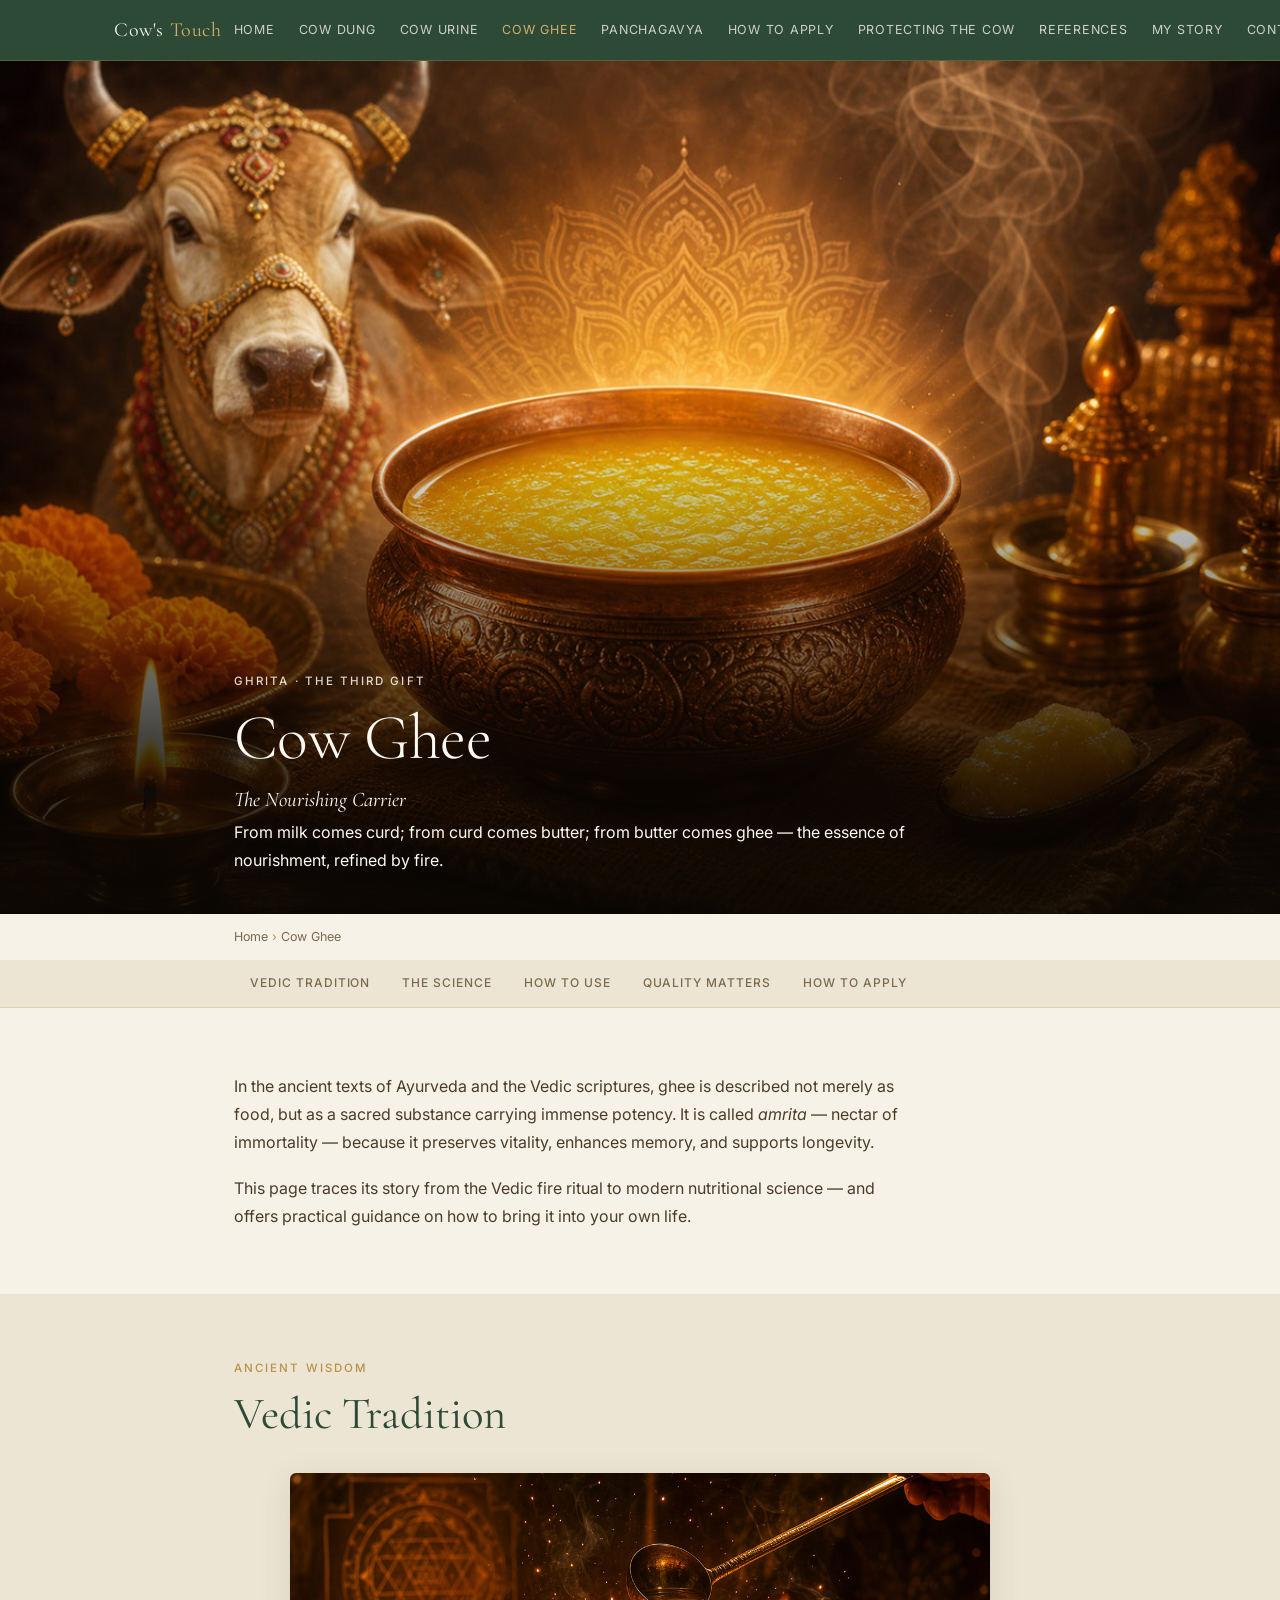
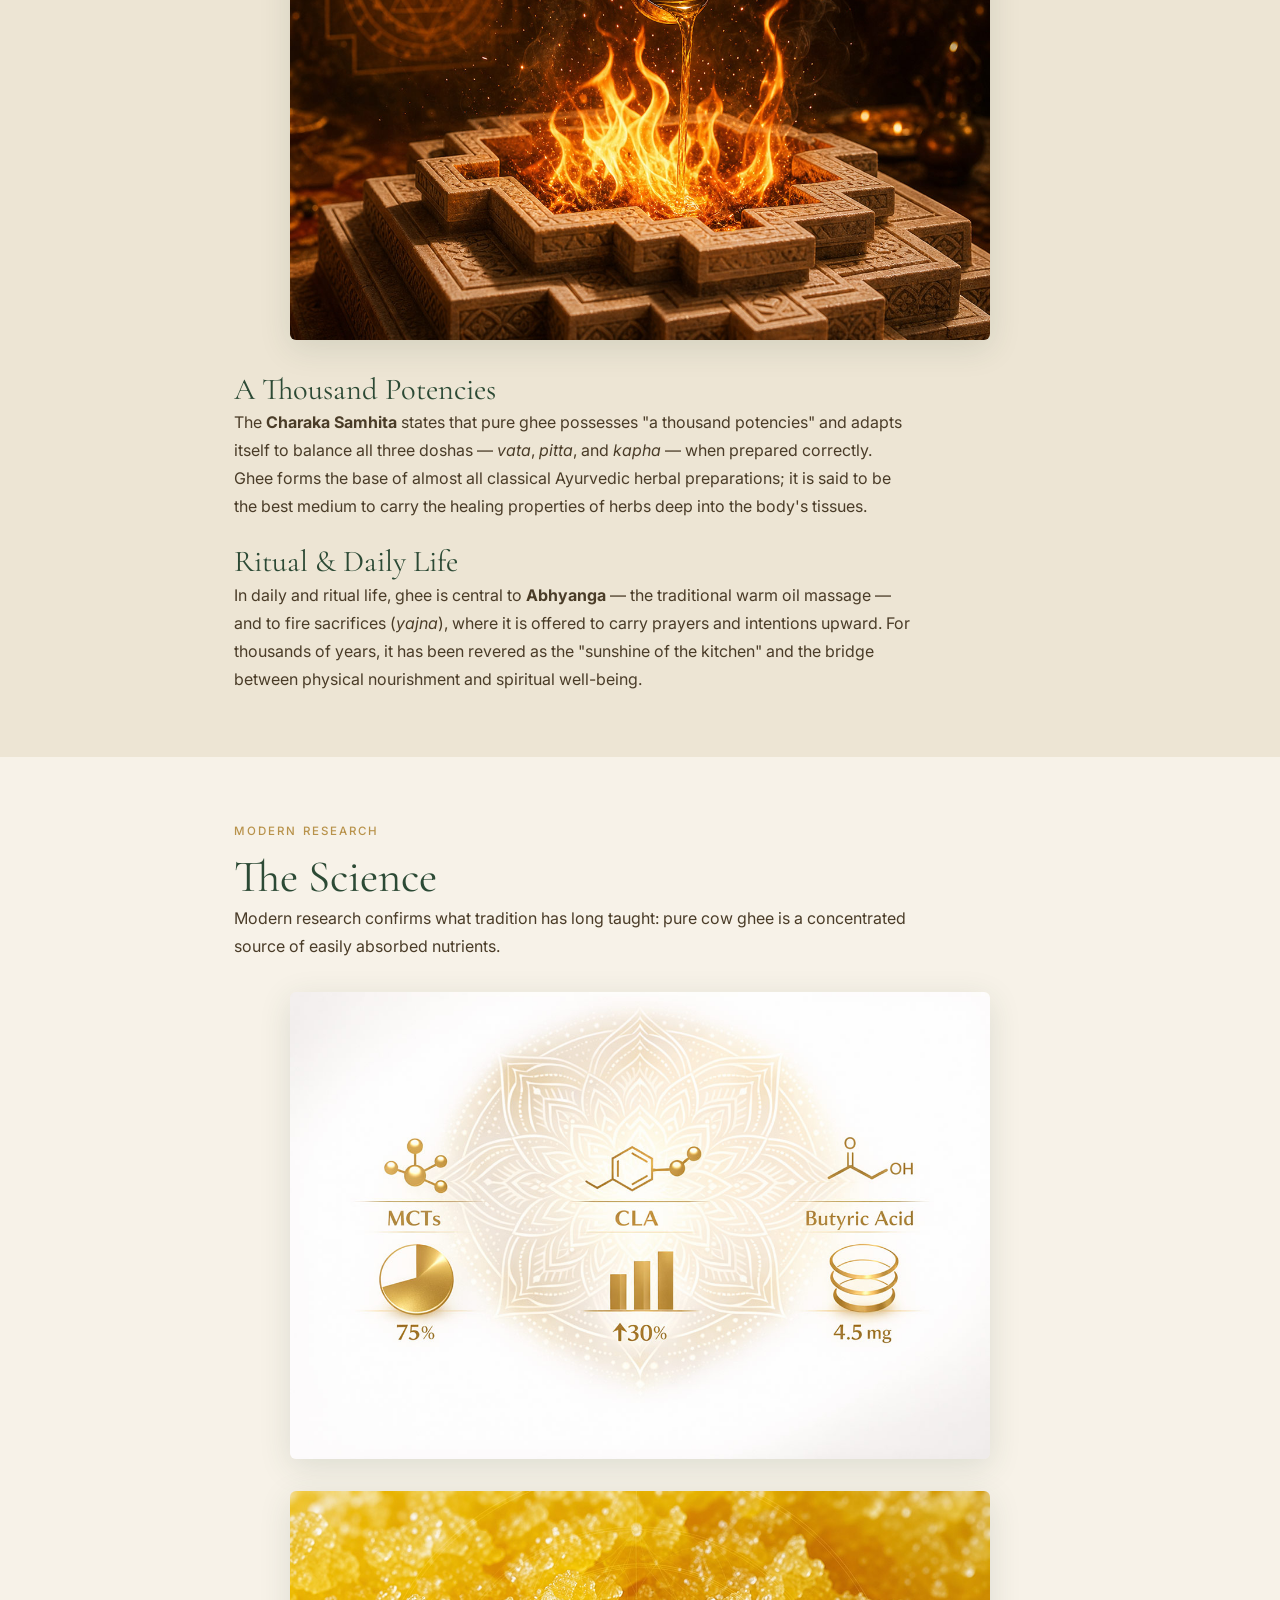
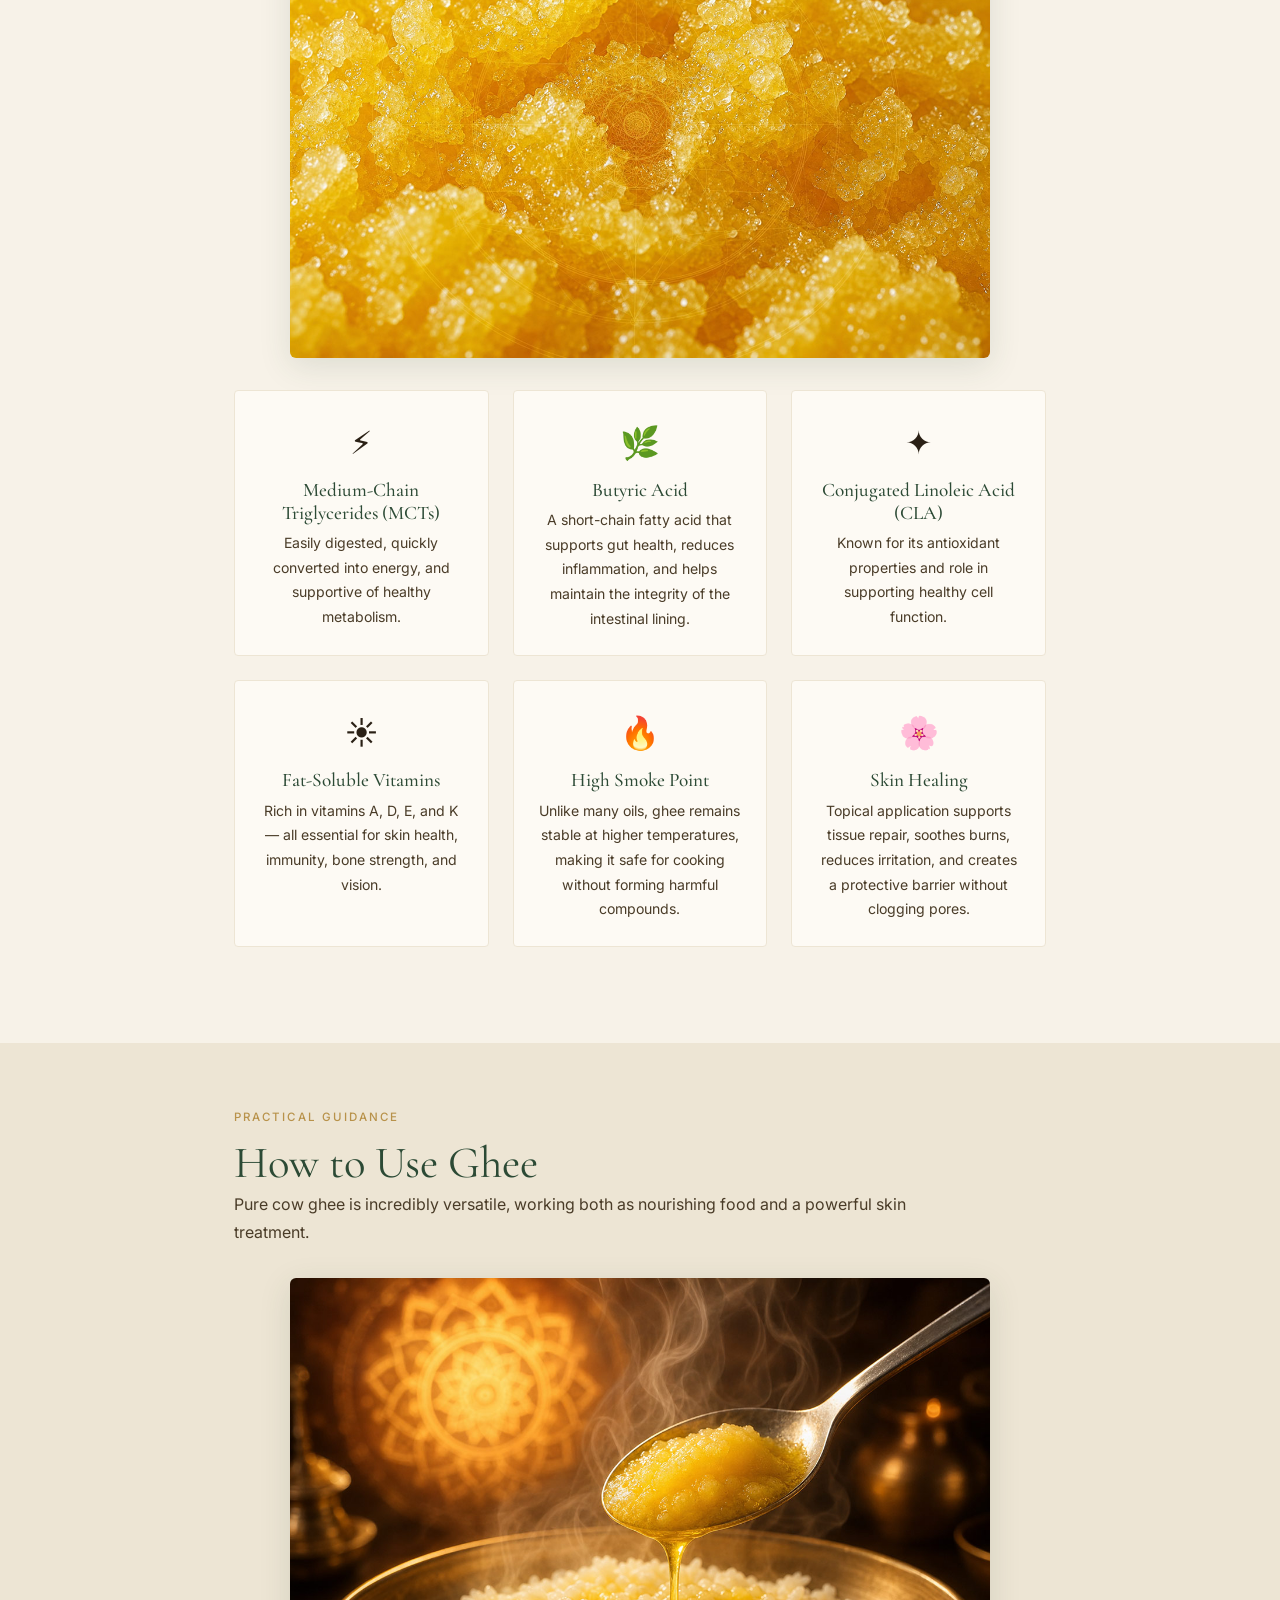
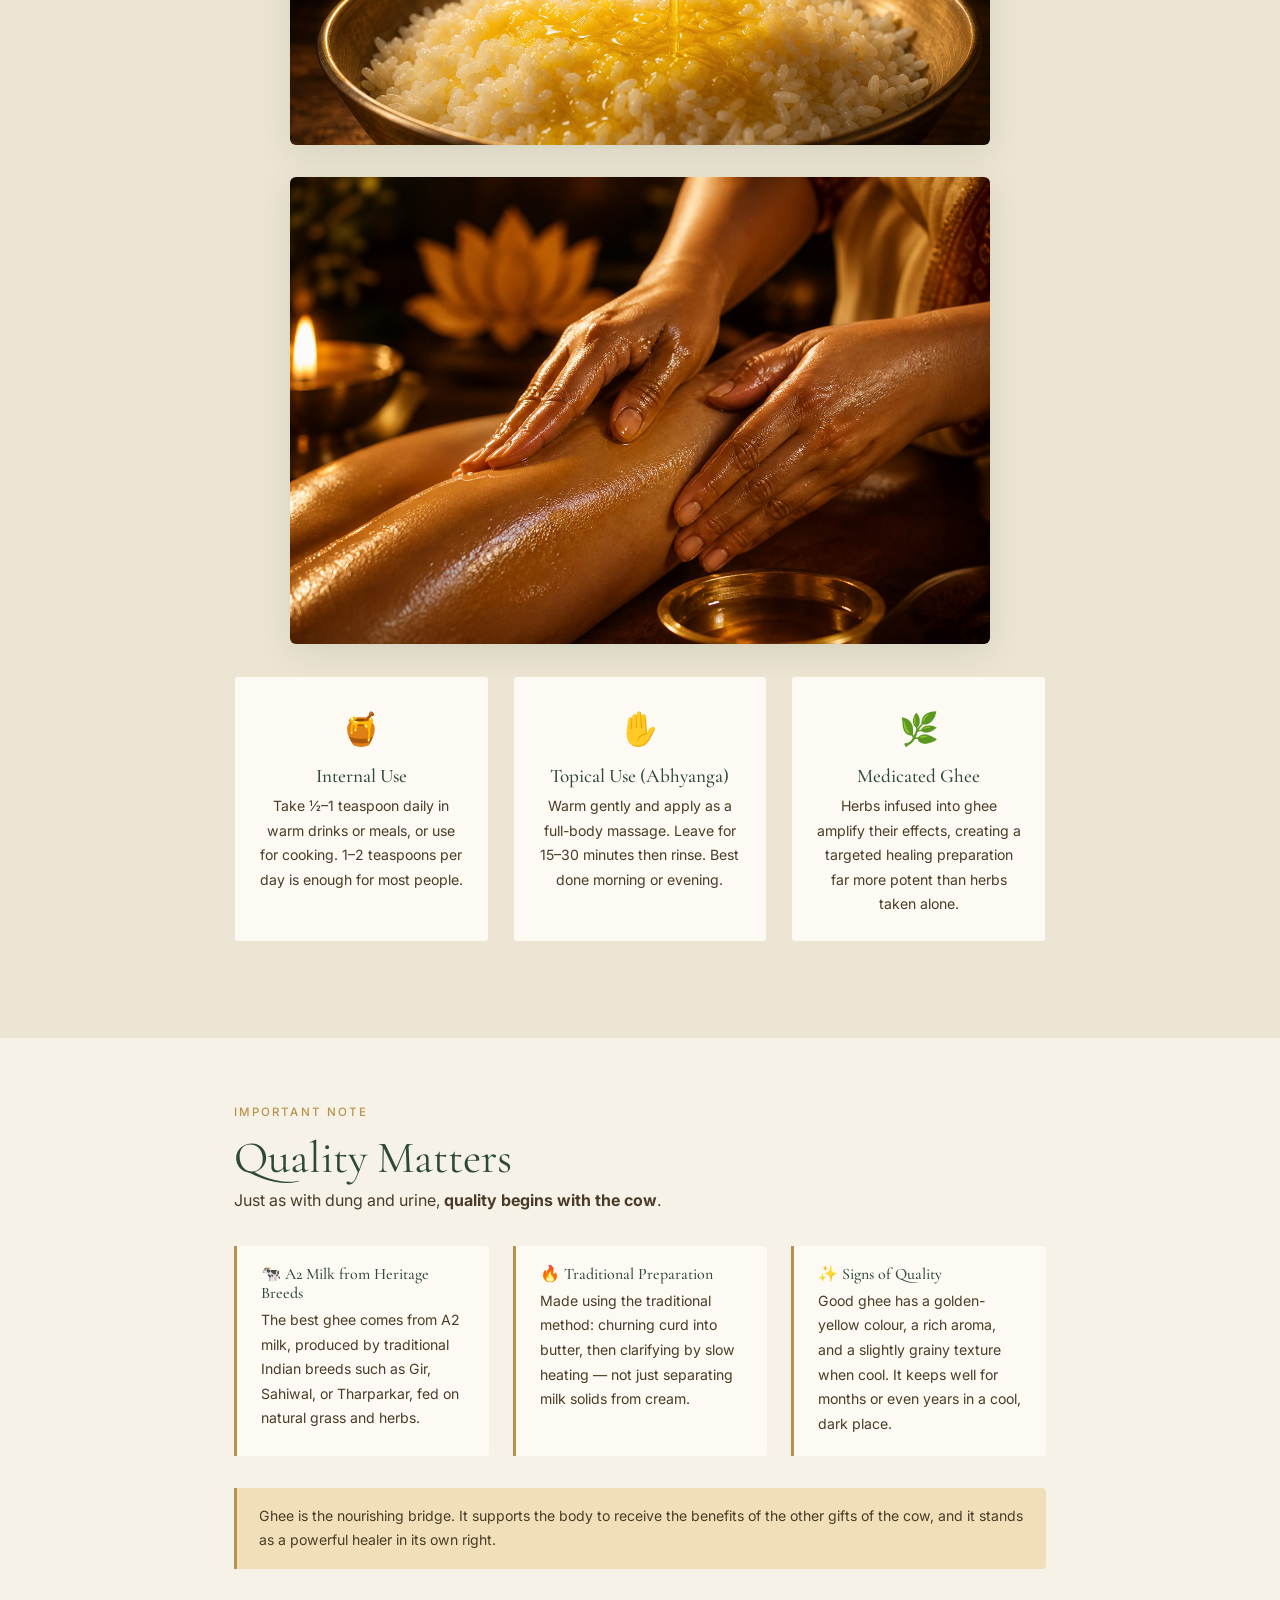
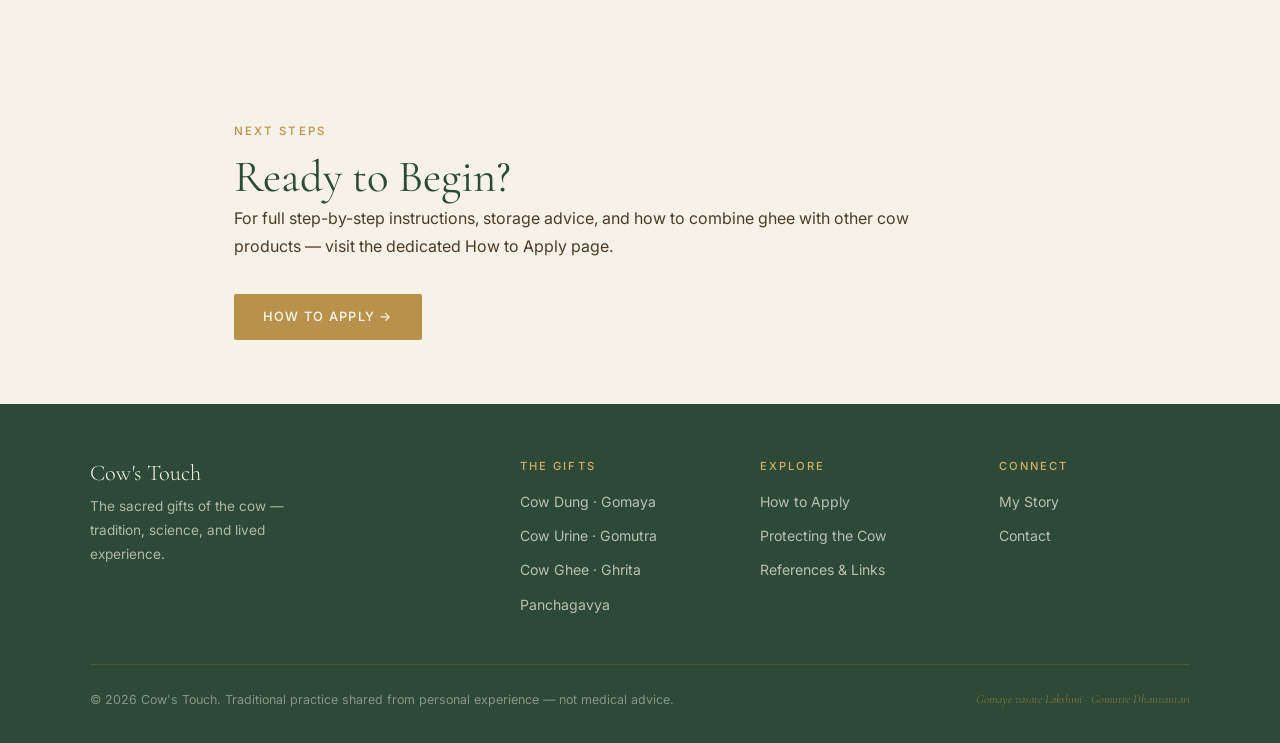
<file: cow-ghee.html>
<!DOCTYPE html>
<html lang="en">
<head>
  <meta charset="UTF-8">
  <meta name="viewport" content="width=device-width, initial-scale=1">
  <title>Cow Ghee (Ghrita) — The Nourishing Carrier | The Cow's Touch</title>
  <meta name="description" content="Discover the ancient wisdom and modern science behind ghrita — pure cow ghee.">
  <link rel="stylesheet" href="style.css">
  <style>
    .page-hero { position: relative; min-height: unset; }
    .page-hero img { position: relative !important; width: 100%; height: auto !important; object-fit: unset !important; display: block; }
    .page-hero-overlay {
      position: absolute; inset: auto 0 0 0 !important; height: 60%;
      background: linear-gradient(to bottom, rgba(0,0,0,0) 0%, rgba(10,7,2,0.75) 65%, rgba(10,7,2,0.92) 100%) !important;
    }
    .page-hero-content {
      position: absolute !important; bottom: 0; left: 0; right: 0;
      padding: 2.5rem 1.5rem !important; padding-top: 0 !important;
      max-width: var(--max-w); margin: 0 auto;
    }
    /* Force all hero text white — desktop only */
    @media (min-width: 700px) {
      .page-hero-content,
      .page-hero-content h1,
      .page-hero-content h2,
      .page-hero-content p,
      .page-hero-content .eyebrow,
      .page-hero-content .page-subtitle,
      .page-hero-content .hero-subtext {
        color: var(--white) !important;
      }
      .page-hero-content .eyebrow { letter-spacing: 0.18em; opacity: 0.85; }
      .page-hero-content .page-subtitle { font-family: var(--font-display); font-style: italic; font-size: 1.3rem; }
    }
        @media (max-width: 699px) {
      .page-hero { display: flex; flex-direction: column; }
      .page-hero-overlay { display: none !important; }
      .page-hero-content { color: var(--white);
        position: relative !important; background: var(--cream);
        padding: 1.5rem !important; bottom: auto;
      }
      .page-hero-content .eyebrow { color: var(--gold) !important; }
      .page-hero-content h1 { color: var(--green) !important; }
      .page-hero-content .page-subtitle { color: var(--green) !important; font-style: italic; }
      .page-hero-content .hero-subtext { color: var(--text) !important; font-size: 0.95rem; }
    }
    .section-img { display: block; width: 100%; max-width: 700px; margin: 2rem auto; border-radius: 6px; box-shadow: 0 8px 32px rgba(44,74,53,0.13); }
    .text-block { max-width: var(--max-w); margin: 0 auto; padding: 0 1.5rem; }
    .usage-grid { display: grid; grid-template-columns: repeat(auto-fit, minmax(220px, 1fr)); gap: 1.5rem; margin: 2rem 0; }
    .usage-card { background: var(--white); border: 1px solid var(--cream-deep); border-radius: 4px; padding: 1.5rem; text-align: center; }
    .usage-card .usage-icon { font-size: 2rem; margin-bottom: 0.5rem; }
    .usage-card h4 { color: var(--green); margin-bottom: 0.4rem; }
    .usage-card p { font-size: 0.88rem; margin: 0; max-width: none; }
    .quality-grid { display: grid; grid-template-columns: repeat(auto-fit, minmax(220px, 1fr)); gap: 1.5rem; margin: 2rem 0; }
    .quality-item { background: var(--white); border-left: 3px solid var(--gold); padding: 1.2rem 1.5rem; border-radius: 0 4px 4px 0; }
    .quality-item h4 { color: var(--green); margin-bottom: 0.3rem; font-size: 1rem; }
    .quality-item p { font-size: 0.88rem; margin: 0; max-width: none; }
  </style>
</head>
<body>
  <nav class="site-nav"><div class="nav-inner">
    <a href="index.html" class="nav-logo">Cow's <span>Touch</span></a>
    <button class="nav-toggle" aria-label="Open menu" aria-expanded="false"><span></span><span></span><span></span></button>
    <ul class="nav-links" id="nav-links">
      <li><a href="index.html">Home</a></li><li><a href="cow-dung.html">Cow Dung</a></li>
      <li><a href="cow-urine.html">Cow Urine</a></li><li><a href="cow-ghee.html" class="active">Cow Ghee</a></li>
      <li><a href="panchagavya.html">Panchagavya</a></li><li><a href="how-to-apply.html">How to Apply</a></li>
      <li><a href="protecting-the-cow.html">Protecting the Cow</a></li><li><a href="references.html">References</a></li>
      <li><a href="my-story.html">My Story</a></li><li><a href="contact.html">Contact</a></li>
    </ul>
  </div></nav>

  <section class="page-hero">
    <img src="images/ghee_hero.jpg" alt="Sacred brass vessel filled with golden ghee alongside a decorated cow and marigold offerings" loading="eager">
    <div class="page-hero-overlay"></div>
    <div class="page-hero-content">
      <span class="eyebrow">Ghrita · The Third Gift</span>
      <h1>Cow Ghee</h1>
      <p class="page-subtitle">The Nourishing Carrier</p>
      <p class="hero-subtext">From milk comes curd; from curd comes butter; from butter comes ghee — the essence of nourishment, refined by fire.</p>
    </div>
  </section>

  <div class="breadcrumb"><a href="index.html">Home</a> <span>›</span> Cow Ghee</div>
  <nav class="page-tabs"><div class="page-tabs-inner">
    <a href="#vedic">Vedic Tradition</a><a href="#science">The Science</a>
    <a href="#usage">How to Use</a><a href="#quality">Quality Matters</a><a href="#guide">How to Apply</a>
  </div></nav>

  <section class="section">
    <div class="text-block reveal">
      <p>In the ancient texts of Ayurveda and the Vedic scriptures, ghee is described not merely as food, but as a sacred substance carrying immense potency. It is called <em>amrita</em> — nectar of immortality — because it preserves vitality, enhances memory, and supports longevity.</p>
      <p>This page traces its story from the Vedic fire ritual to modern nutritional science — and offers practical guidance on how to bring it into your own life.</p>
    </div>
  </section>

  <section class="section" id="vedic" style="background:var(--cream-deep);">
    <div class="text-block">
      <div class="reveal"><span class="eyebrow">Ancient Wisdom</span><h2>Vedic Tradition</h2></div>
      <img src="images/ghee_yajna_ritual.jpg" alt="Ghee being poured into a sacred fire during a Vedic yajna ritual" loading="lazy" class="section-img reveal">
      <div class="reveal">
        <h3>A Thousand Potencies</h3>
        <p>The <strong>Charaka Samhita</strong> states that pure ghee possesses "a thousand potencies" and adapts itself to balance all three doshas — <em>vata</em>, <em>pitta</em>, and <em>kapha</em> — when prepared correctly. Ghee forms the base of almost all classical Ayurvedic herbal preparations; it is said to be the best medium to carry the healing properties of herbs deep into the body's tissues.</p>
        <h3 style="margin-top:1.5rem;">Ritual &amp; Daily Life</h3>
        <p>In daily and ritual life, ghee is central to <strong>Abhyanga</strong> — the traditional warm oil massage — and to fire sacrifices (<em>yajna</em>), where it is offered to carry prayers and intentions upward. For thousands of years, it has been revered as the "sunshine of the kitchen" and the bridge between physical nourishment and spiritual well-being.</p>
      </div>
    </div>
  </section>

  <section class="section" id="science">
    <div class="text-block">
      <div class="reveal"><span class="eyebrow">Modern Research</span><h2>The Science</h2><p>Modern research confirms what tradition has long taught: pure cow ghee is a concentrated source of easily absorbed nutrients.</p></div>
      <img src="images/ghee_science-fatty-acid-profile.jpg" alt="Ghee fatty acid profile showing MCTs, CLA and Butyric Acid" loading="lazy" class="section-img reveal">
      <img src="images/ghee_science-close-up.jpg" alt="Close-up macro photograph of crystallized golden ghee" loading="lazy" class="section-img reveal">
      <div class="usage-grid reveal">
        <div class="usage-card"><div class="usage-icon">⚡</div><h4>Medium-Chain Triglycerides (MCTs)</h4><p>Easily digested, quickly converted into energy, and supportive of healthy metabolism.</p></div>
        <div class="usage-card"><div class="usage-icon">🌿</div><h4>Butyric Acid</h4><p>A short-chain fatty acid that supports gut health, reduces inflammation, and helps maintain the integrity of the intestinal lining.</p></div>
        <div class="usage-card"><div class="usage-icon">✦</div><h4>Conjugated Linoleic Acid (CLA)</h4><p>Known for its antioxidant properties and role in supporting healthy cell function.</p></div>
        <div class="usage-card"><div class="usage-icon">☀️</div><h4>Fat-Soluble Vitamins</h4><p>Rich in vitamins A, D, E, and K — all essential for skin health, immunity, bone strength, and vision.</p></div>
        <div class="usage-card"><div class="usage-icon">🔥</div><h4>High Smoke Point</h4><p>Unlike many oils, ghee remains stable at higher temperatures, making it safe for cooking without forming harmful compounds.</p></div>
        <div class="usage-card"><div class="usage-icon">🌸</div><h4>Skin Healing</h4><p>Topical application supports tissue repair, soothes burns, reduces irritation, and creates a protective barrier without clogging pores.</p></div>
      </div>
    </div>
  </section>

  <section class="section" id="usage" style="background:var(--cream-deep);">
    <div class="text-block">
      <div class="reveal"><span class="eyebrow">Practical Guidance</span><h2>How to Use Ghee</h2><p>Pure cow ghee is incredibly versatile, working both as nourishing food and a powerful skin treatment.</p></div>
      <img src="images/ghee_cooking.jpg" alt="Golden ghee being drizzled over a bowl of steaming rice" loading="lazy" class="section-img reveal">
      <img src="images/ghee_massage.jpg" alt="Warm ghee being applied in a traditional Abhyanga massage" loading="lazy" class="section-img reveal">
      <div class="usage-grid reveal">
        <div class="usage-card"><div class="usage-icon">🍯</div><h4>Internal Use</h4><p>Take ½–1 teaspoon daily in warm drinks or meals, or use for cooking. 1–2 teaspoons per day is enough for most people.</p></div>
        <div class="usage-card"><div class="usage-icon">✋</div><h4>Topical Use (Abhyanga)</h4><p>Warm gently and apply as a full-body massage. Leave for 15–30 minutes then rinse. Best done morning or evening.</p></div>
        <div class="usage-card"><div class="usage-icon">🌿</div><h4>Medicated Ghee</h4><p>Herbs infused into ghee amplify their effects, creating a targeted healing preparation far more potent than herbs taken alone.</p></div>
      </div>
    </div>
  </section>

  <section class="section" id="quality">
    <div class="text-block">
      <div class="reveal"><span class="eyebrow">Important Note</span><h2>Quality Matters</h2><p>Just as with dung and urine, <strong>quality begins with the cow</strong>.</p></div>
      <div class="quality-grid reveal">
        <div class="quality-item"><h4>🐄 A2 Milk from Heritage Breeds</h4><p>The best ghee comes from A2 milk, produced by traditional Indian breeds such as Gir, Sahiwal, or Tharparkar, fed on natural grass and herbs.</p></div>
        <div class="quality-item"><h4>🔥 Traditional Preparation</h4><p>Made using the traditional method: churning curd into butter, then clarifying by slow heating — not just separating milk solids from cream.</p></div>
        <div class="quality-item"><h4>✨ Signs of Quality</h4><p>Good ghee has a golden-yellow colour, a rich aroma, and a slightly grainy texture when cool. It keeps well for months or even years in a cool, dark place.</p></div>
      </div>
      <div class="note-box reveal"><p>Ghee is the nourishing bridge. It supports the body to receive the benefits of the other gifts of the cow, and it stands as a powerful healer in its own right.</p></div>
    </div>
  </section>

  <section class="section" id="guide">
    <div class="text-block reveal">
      <span class="eyebrow">Next Steps</span><h2>Ready to Begin?</h2>
      <p>For full step-by-step instructions, storage advice, and how to combine ghee with other cow products — visit the dedicated How to Apply page.</p>
      <a href="how-to-apply.html" class="btn btn-gold" style="margin-top:1rem; display:inline-block;">How to Apply →</a>
    </div>
  </section>

  <footer class="site-footer"><div class="footer-inner">
    <div class="footer-brand"><h3>Cow's Touch</h3><p>The sacred gifts of the cow — tradition, science, and lived experience.</p></div>
    <div class="footer-col"><h4>The Gifts</h4><ul><li><a href="cow-dung.html">Cow Dung · Gomaya</a></li><li><a href="cow-urine.html">Cow Urine · Gomutra</a></li><li><a href="cow-ghee.html">Cow Ghee · Ghrita</a></li><li><a href="panchagavya.html">Panchagavya</a></li></ul></div>
    <div class="footer-col"><h4>Explore</h4><ul><li><a href="how-to-apply.html">How to Apply</a></li><li><a href="protecting-the-cow.html">Protecting the Cow</a></li><li><a href="references.html">References &amp; Links</a></li></ul></div>
    <div class="footer-col"><h4>Connect</h4><ul><li><a href="my-story.html">My Story</a></li><li><a href="contact.html">Contact</a></li></ul></div>
  </div><div class="footer-bottom"><span>© 2026 Cow's Touch. Traditional practice shared from personal experience — not medical advice.</span><span class="footer-mantra">Gomaye vasate Lakshmi · Gomutre Dhanvantari</span></div></footer>

  <script>
    const t=document.querySelector('.nav-toggle'),l=document.querySelector('.nav-links');
    t.addEventListener('click',()=>{const o=l.classList.toggle('open');t.setAttribute('aria-expanded',o);});
    l.querySelectorAll('a').forEach(a=>a.addEventListener('click',()=>{l.classList.remove('open');t.setAttribute('aria-expanded',false);}));
    document.querySelectorAll('.reveal').forEach(el=>new IntersectionObserver((e)=>{e.forEach(x=>{if(x.isIntersecting){x.target.classList.add('visible');}});},{threshold:0.06}).observe(el));
  </script>
</body>
</html>
</file>
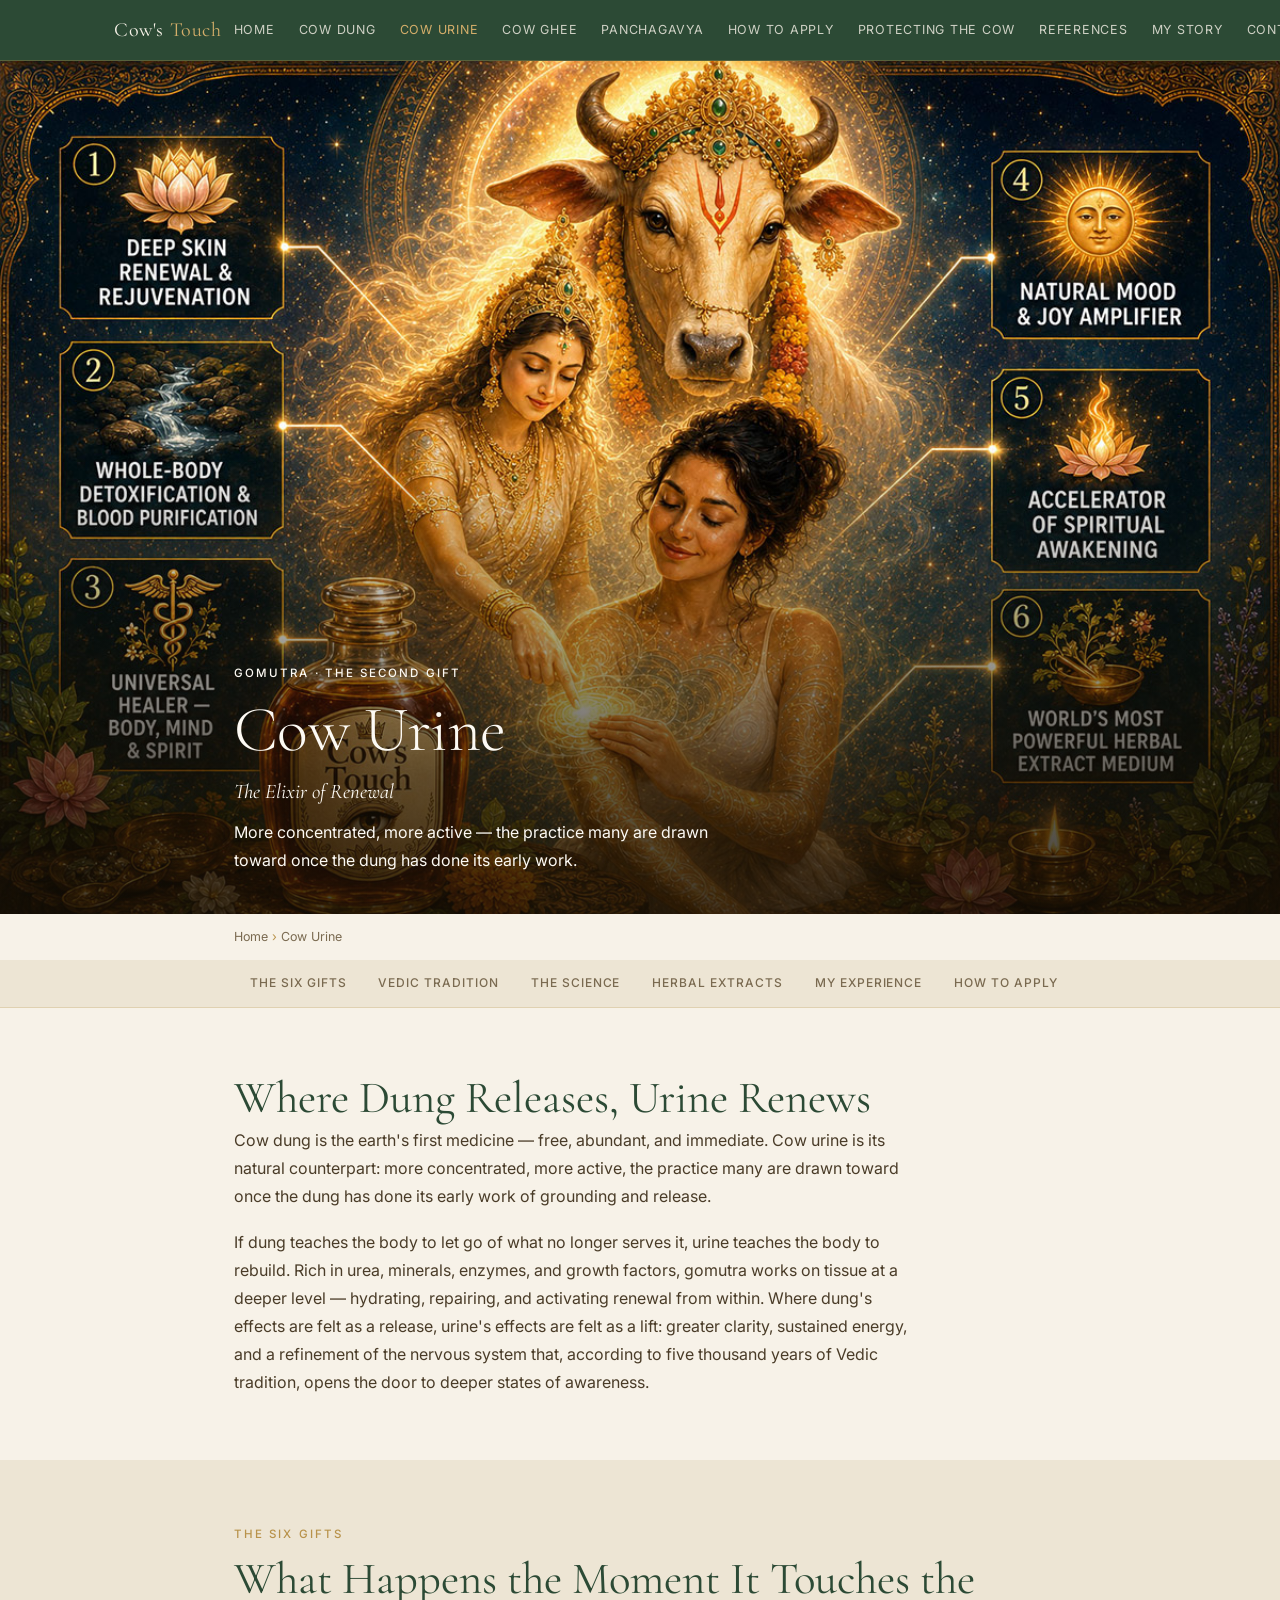
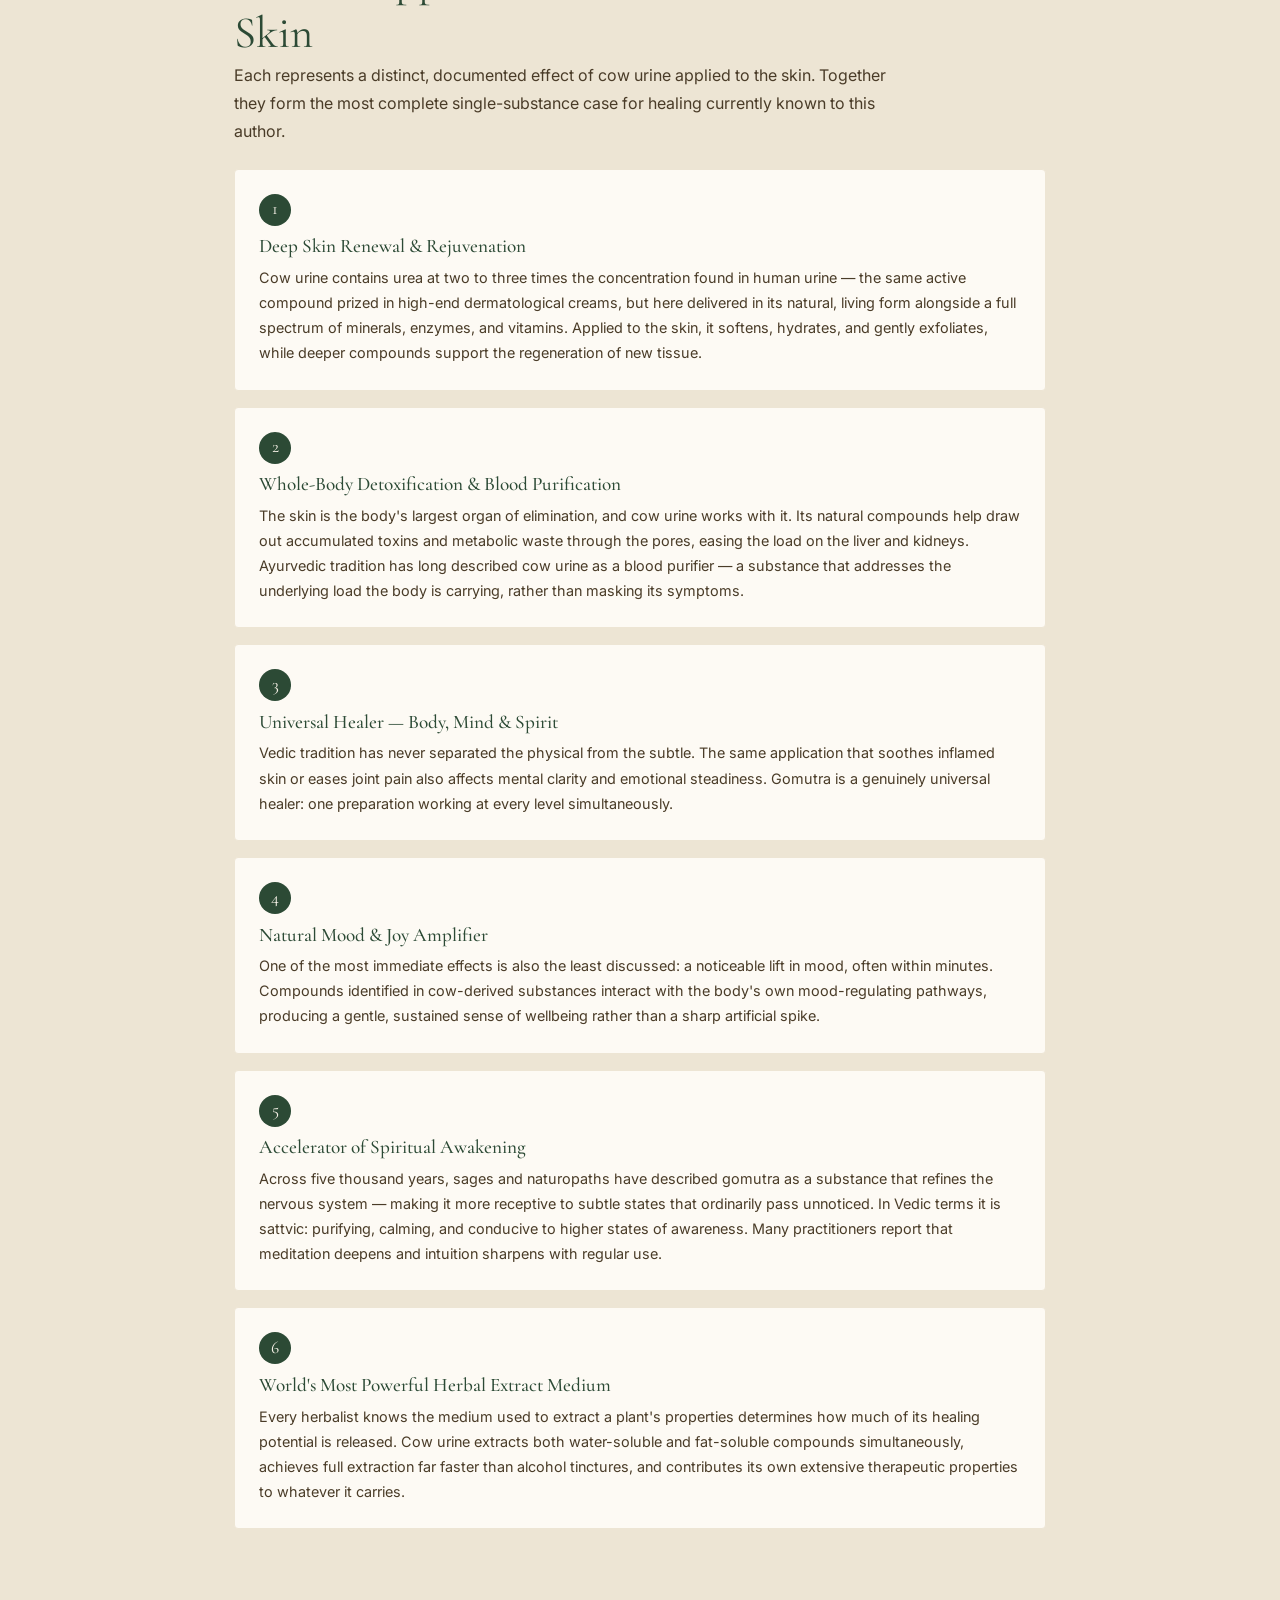
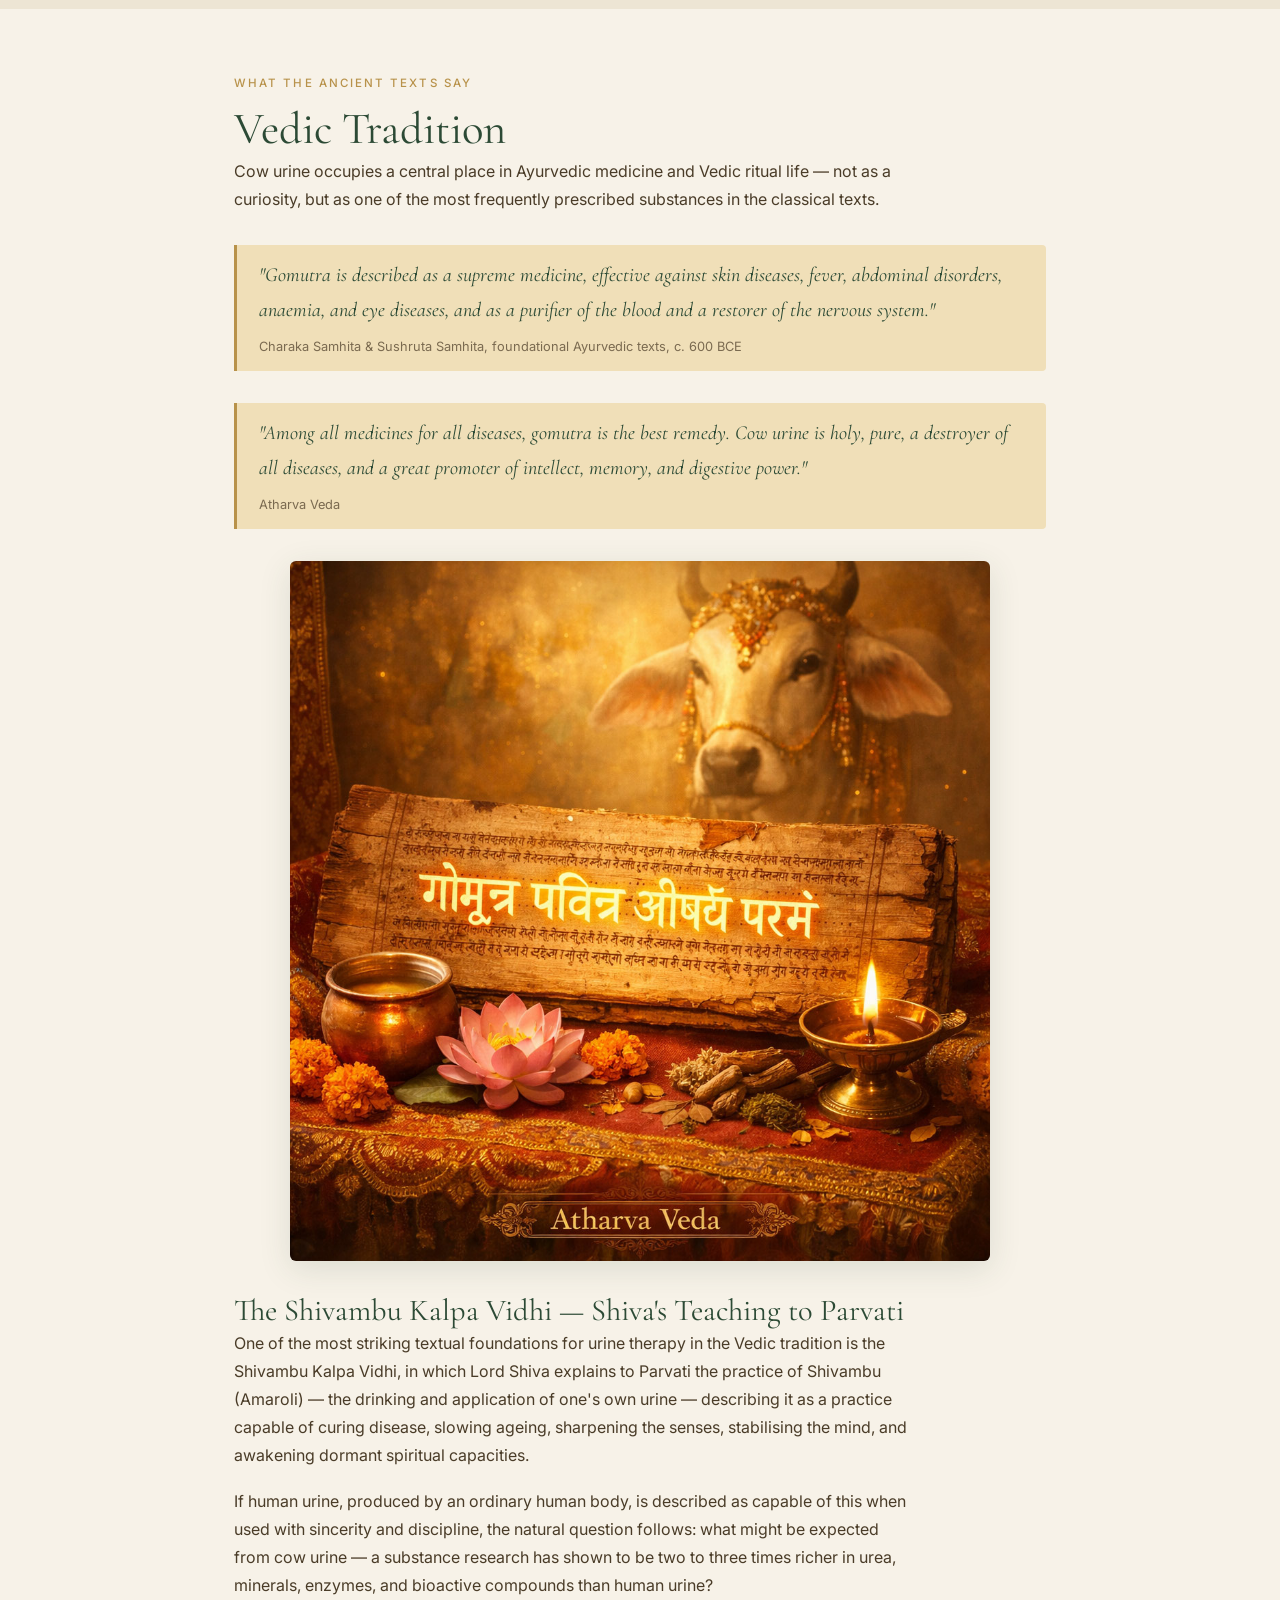
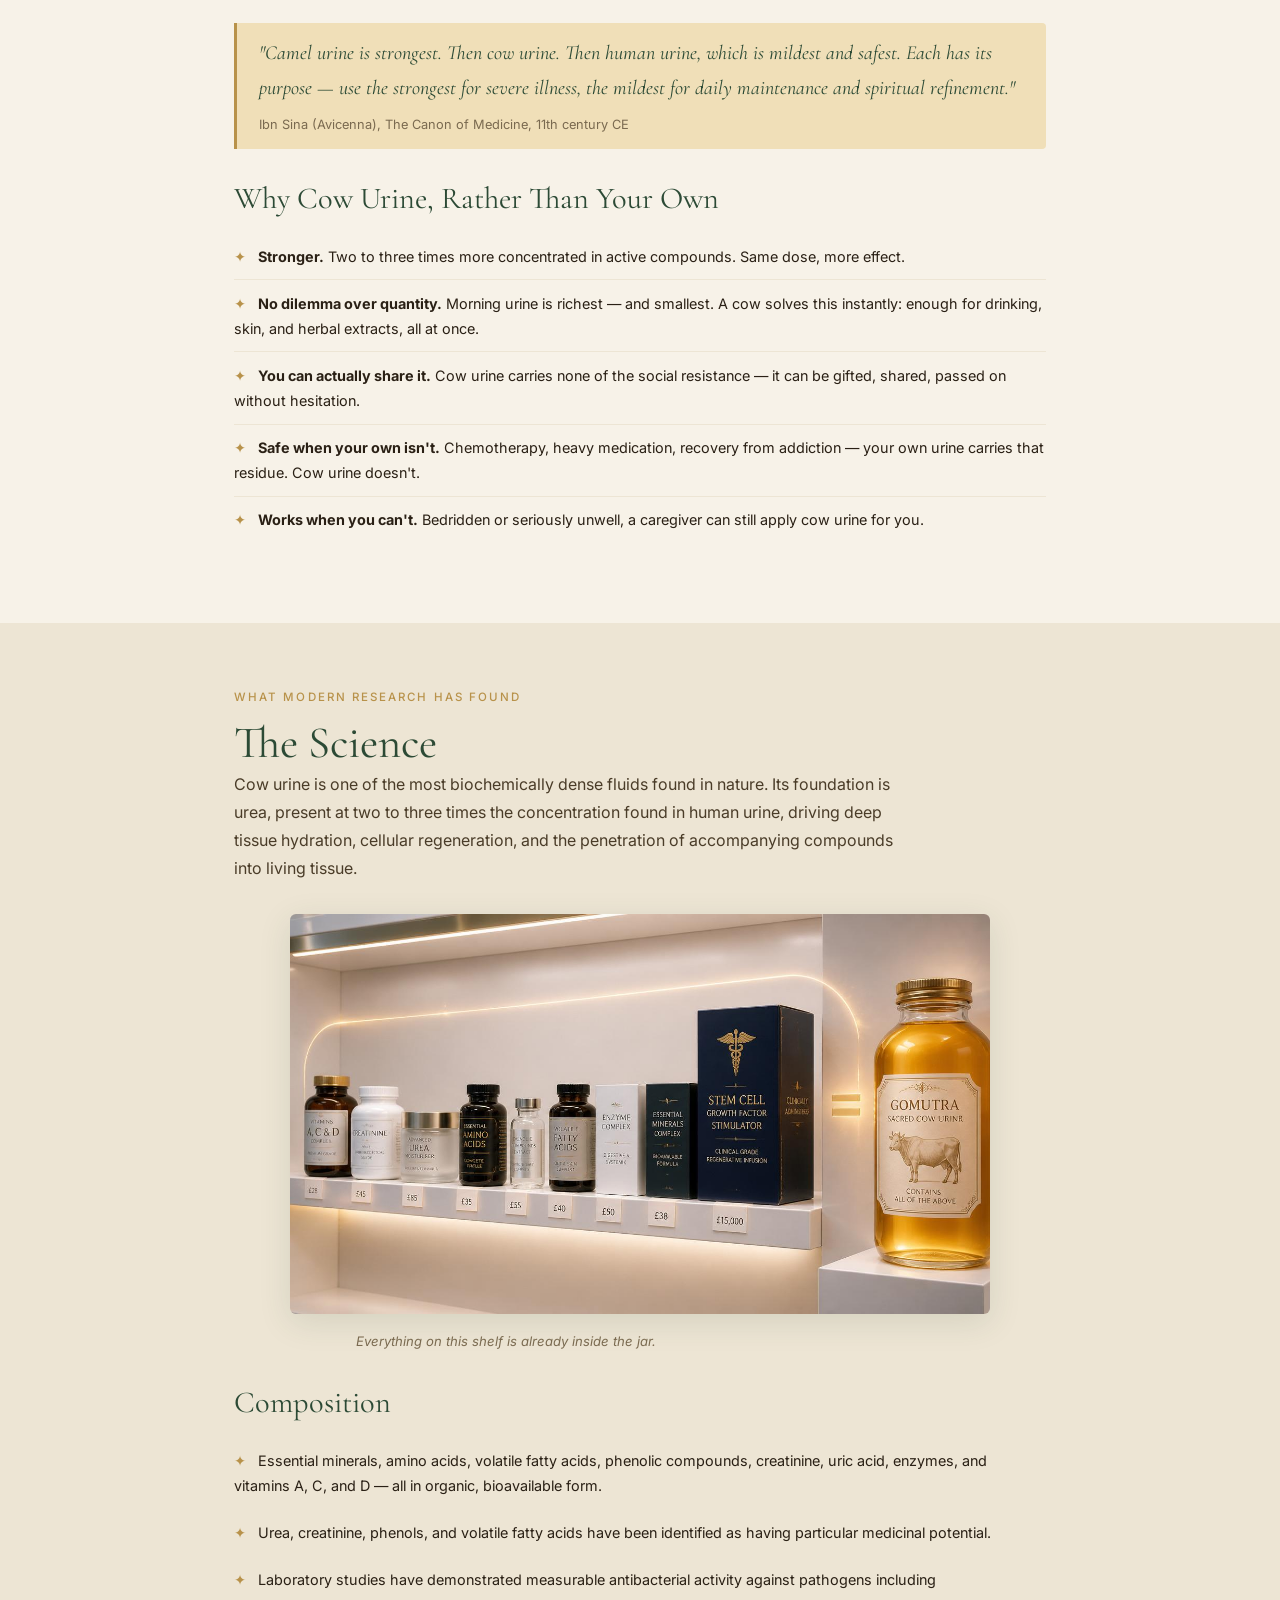
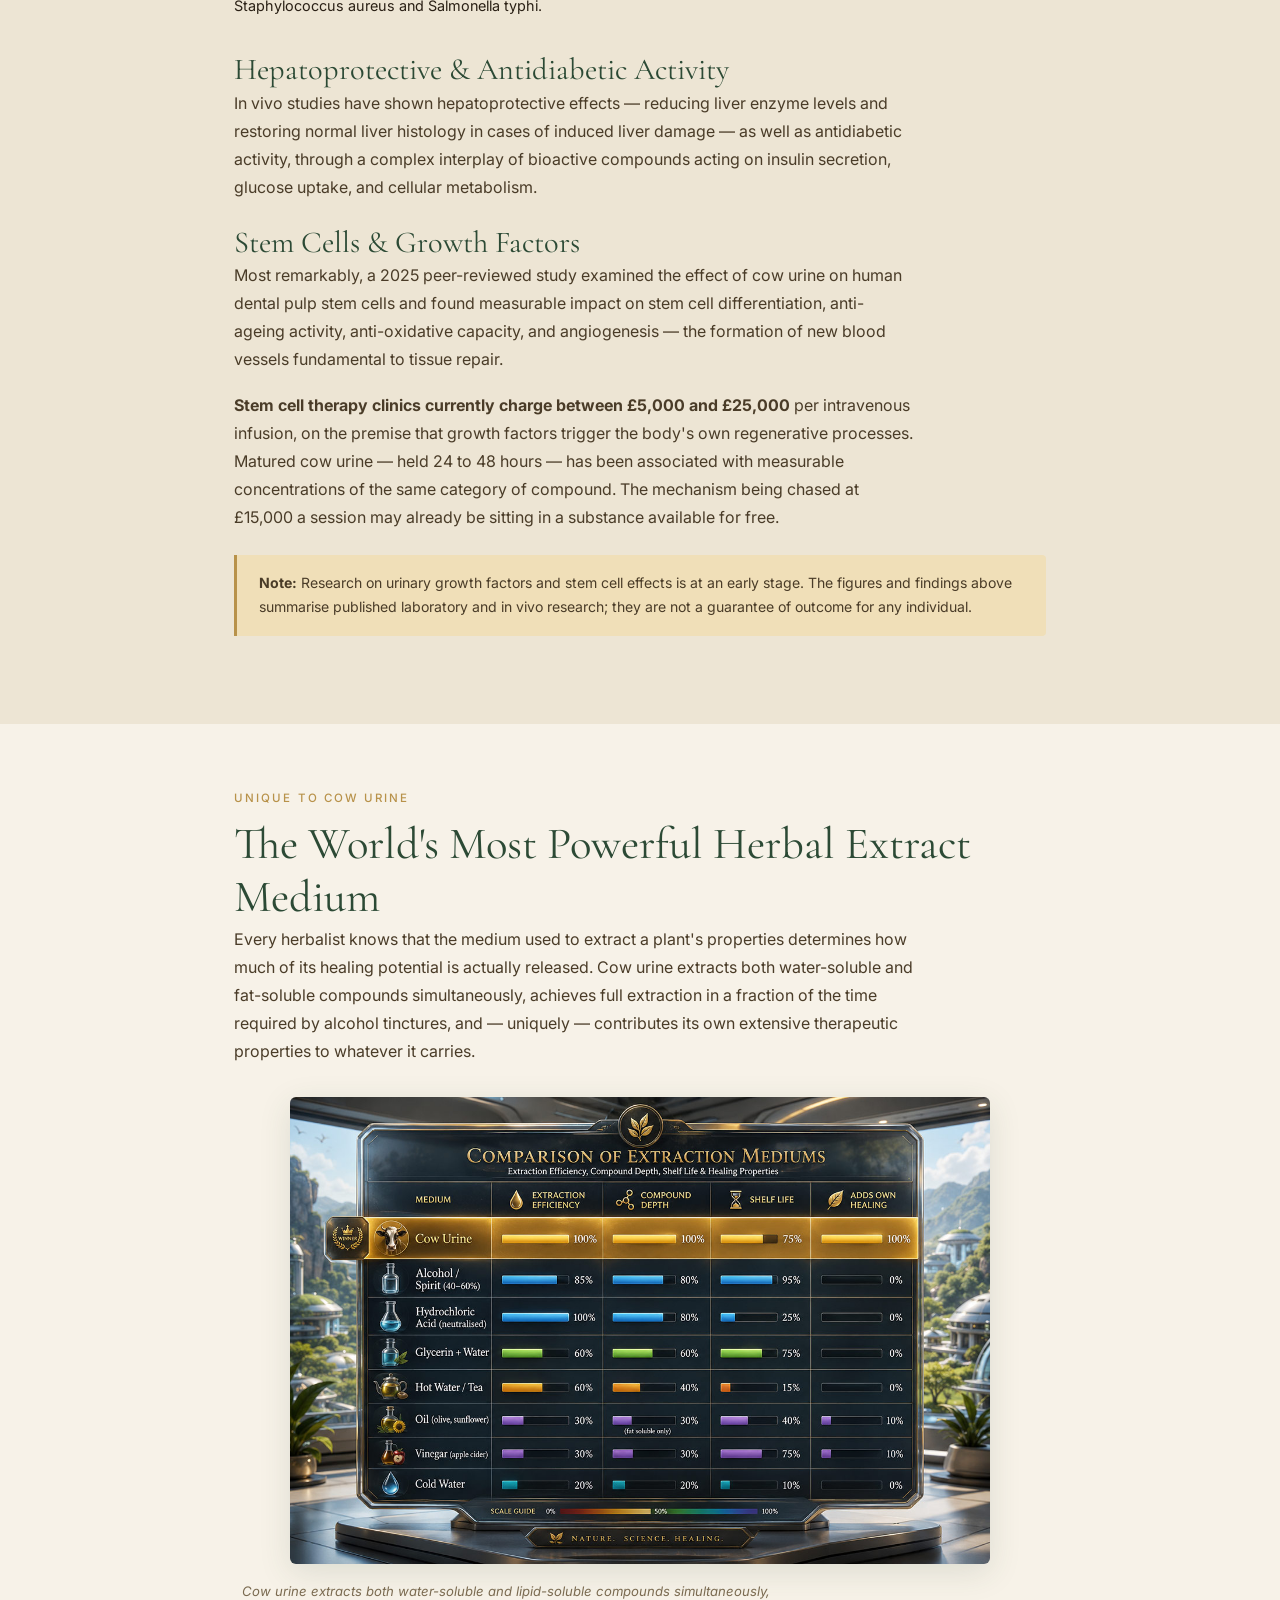
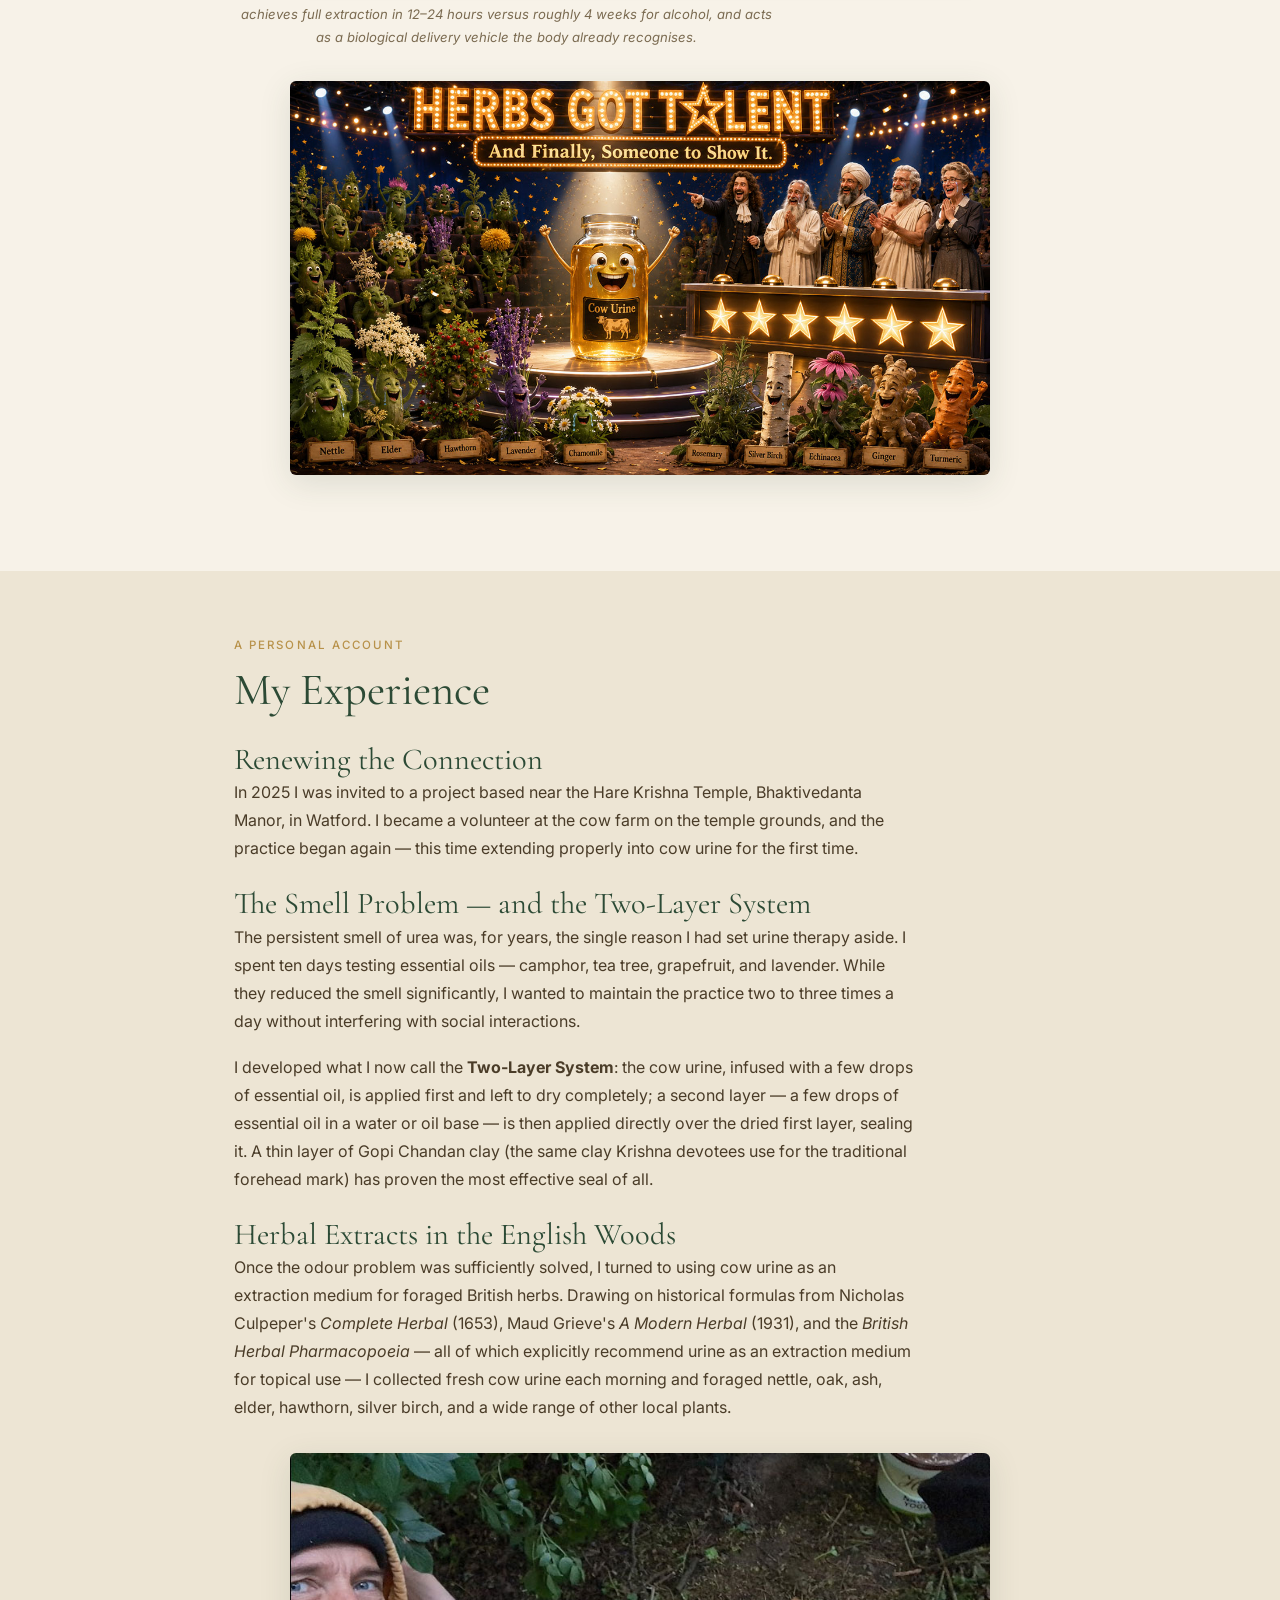
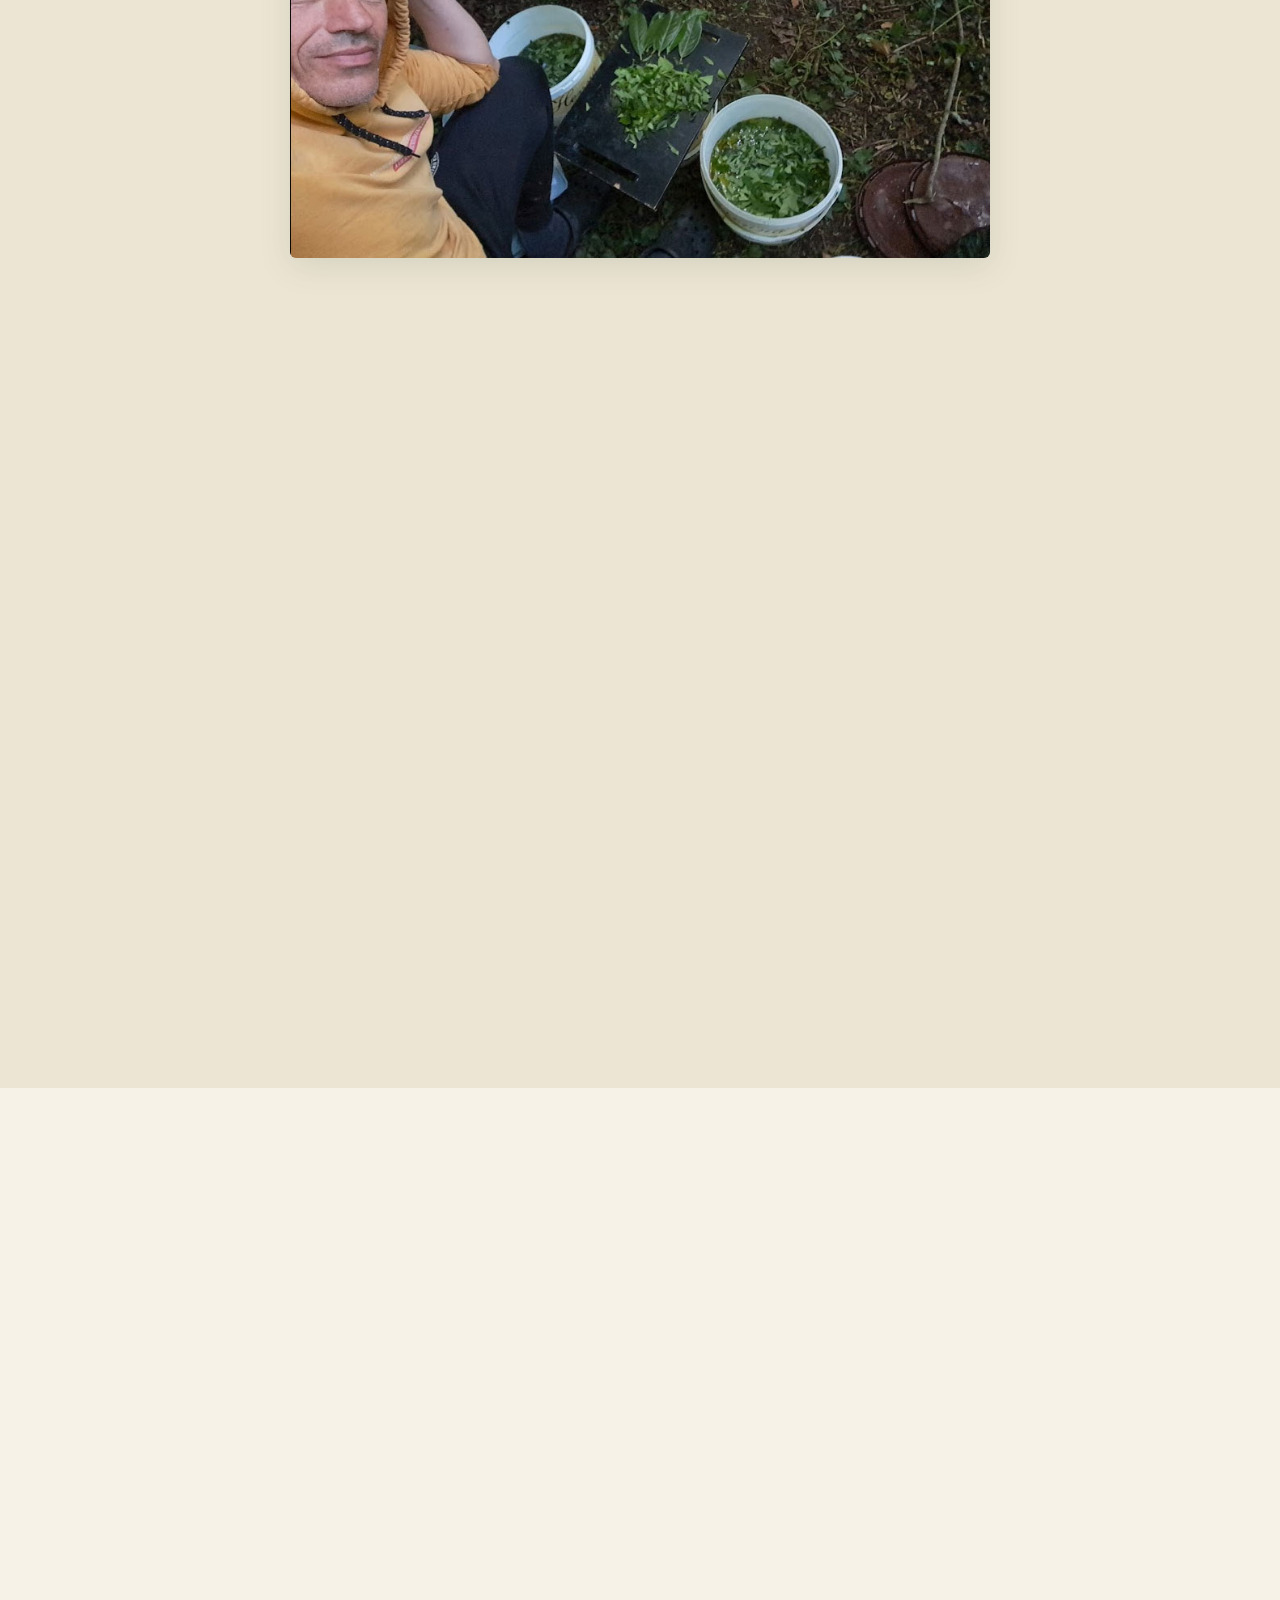
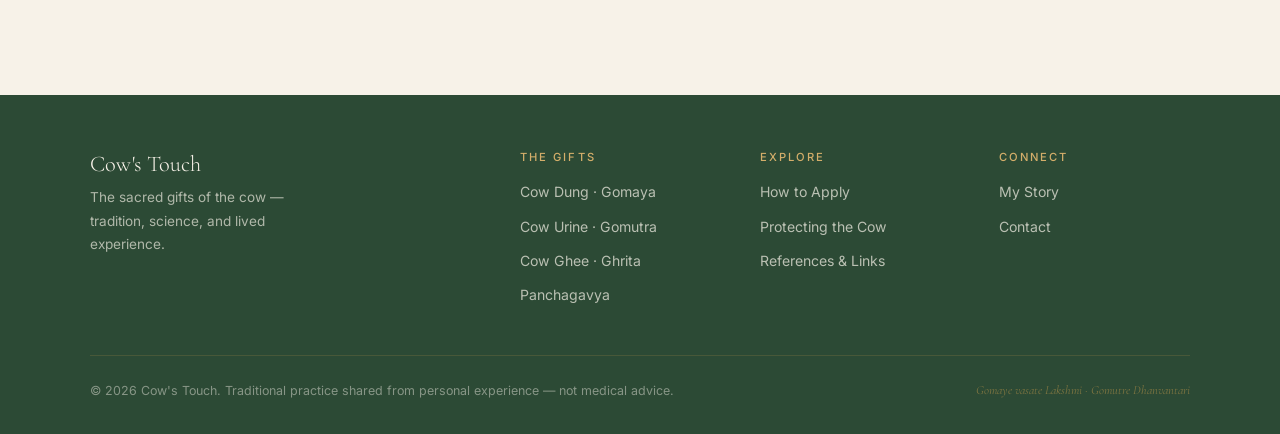
<file: cow-urine.html>
<!DOCTYPE html>
<html lang="en">
<head>
  <meta charset="UTF-8">
  <meta name="viewport" content="width=device-width, initial-scale=1">
  <title>Cow Urine (Gomutra) — The Elixir of Renewal | The Cow's Touch</title>
  <meta name="description" content="Discover the ancient wisdom and modern science behind gomutra — cow urine. From deep skin renewal and detoxification to its unmatched power as a herbal extraction medium.">
  <meta property="og:title" content="The Cow's Touch — Sacred Gifts of the Cow">
  <meta property="og:image" content="/images/og-image.png">
  <link rel="stylesheet" href="style.css">
  <style>
    .page-hero {
      position: relative;
      min-height: unset;
    }
    .page-hero picture,
    .page-hero img {
      position: relative !important;
      width: 100%;
      height: auto !important;
      object-fit: unset !important;
      display: block;
    }
    .page-hero-overlay {
      position: absolute;
      inset: auto 0 0 0 !important;
      height: 55%;
      background: linear-gradient(
        to bottom,
        rgba(0,0,0,0.0) 0%,
        rgba(20,14,4,0.65) 70%,
        rgba(20,14,4,0.80) 100%
      ) !important;
    }
    .page-hero-content {
      position: absolute !important;
      bottom: 0;
      left: 0; right: 0;
      padding: 2.5rem 1.5rem !important;
      padding-top: 0 !important;
      max-width: var(--max-w);
      margin: 0 auto;
    }

    /* Mobile: move text below image, no overlay */
    /* Force all hero text white — desktop only */
    @media (min-width: 700px) {
      .page-hero-content,
      .page-hero-content h1,
      .page-hero-content p,
      .page-hero-content .eyebrow,
      .page-hero-content .page-subtitle,
      .page-hero-content .hero-subtext {
        color: var(--white) !important;
      }
    }
    .page-hero-content .page-subtitle { font-family: var(--font-display); font-style: italic; font-size: 1.3rem; }
    @media (max-width: 699px) {
      .page-hero { display: flex; flex-direction: column; }
      .page-hero-overlay { display: none !important; }
      .page-hero-content {
        position: relative !important;
        background: var(--cream);
        padding: 1.5rem !important;
        bottom: auto;
      }
      .page-hero-content .eyebrow { color: var(--gold); }
      .page-hero-content h1 { color: var(--green); }
      .page-hero-content .page-subtitle { color: var(--green); font-style: italic; }
      .page-hero-content p { color: var(--text); font-size: 0.95rem; }
      .page-hero-content .hero-subtext { color: var(--text) !important; }
    }
    .section-img {
      display: block;
      width: 100%;
      max-width: 700px;
      margin: 2rem auto;
      border-radius: 6px;
      box-shadow: 0 8px 32px rgba(44,74,53,0.13);
    }
    .section-img-caption {
      text-align: center;
      font-size: 0.82rem;
      color: var(--text-light);
      font-style: italic;
      margin-top: -1rem;
      margin-bottom: 2rem;
    }
    .text-block {
      max-width: var(--max-w);
      margin: 0 auto;
      padding: 0 1.5rem;
    }
    .gift-item {
      padding: 1.5rem;
      background: var(--white);
      border: 1px solid var(--cream-deep);
      border-radius: 4px;
      margin-bottom: 1rem;
    }
    .gift-item h4 { margin-bottom: 0.4rem; }
    .gift-item p { font-size: 0.9rem; margin: 0; }
    .gift-num {
      background: var(--green);
      color: var(--cream);
      width: 2rem; height: 2rem;
      border-radius: 50%;
      display: inline-flex;
      align-items: center;
      justify-content: center;
      font-family: var(--font-display);
      font-size: 1.1rem;
      margin-bottom: 0.6rem;
    }
    .bullet-list { list-style: none; margin: 1rem 0; }
    .bullet-list li {
      padding: 0.65rem 0;
      border-bottom: 1px solid var(--cream-deep);
      font-size: 0.9rem;
    }
    .bullet-list li:last-child { border-bottom: none; }
    .bullet-list li span.dot { color: var(--gold); margin-right: 0.5rem; }
  </style>
</head>
<body>

  <nav class="site-nav" aria-label="Main navigation">
    <div class="nav-inner">
      <a href="index.html" class="nav-logo">Cow's <span>Touch</span></a>
      <button class="nav-toggle" aria-label="Open menu" aria-expanded="false">
        <span></span><span></span><span></span>
      </button>
      <ul class="nav-links" id="nav-links">
        <li><a href="index.html">Home</a></li>
        <li><a href="cow-dung.html">Cow Dung</a></li>
        <li><a href="cow-urine.html" class="active">Cow Urine</a></li>
        <li><a href="cow-ghee.html">Cow Ghee</a></li>
        <li><a href="panchagavya.html">Panchagavya</a></li>
        <li><a href="how-to-apply.html">How to Apply</a></li>
        <li><a href="protecting-the-cow.html">Protecting the Cow</a></li>
        <li><a href="references.html">References</a></li>
        <li><a href="my-story.html">My Story</a></li>
        <li><a href="contact.html">Contact</a></li>
      </ul>
    </div>
  </nav>

  <!-- Hero -->
  <section class="page-hero">
    <img src="images/gomutra_hero.jpg" alt="Sacred cow goddess and woman receiving the gift of gomutra, surrounded by six healing benefits" loading="eager">
    <div class="page-hero-overlay"></div>
    <div class="page-hero-content">
      <span class="eyebrow">Gomutra · The Second Gift</span>
      <h1>Cow Urine</h1>
      <p class="page-subtitle">The Elixir of Renewal</p>
      <p class="hero-subtext" style="font-size:1rem; margin-top:0.5rem; max-width:50ch;">More concentrated, more active — the practice many are drawn toward once the dung has done its early work.</p>
    </div>
  </section>

  <div class="breadcrumb"><a href="index.html">Home</a> <span>›</span> Cow Urine</div>

  <nav class="page-tabs" aria-label="Page sections">
    <div class="page-tabs-inner">
      <a href="#six-gifts">The Six Gifts</a>
      <a href="#vedic">Vedic Tradition</a>
      <a href="#science">The Science</a>
      <a href="#herbal">Herbal Extracts</a>
      <a href="#experience">My Experience</a>
      <a href="#guide">How to Apply</a>
    </div>
  </nav>

  <!-- Intro -->
  <section class="section">
    <div class="text-block reveal">
      <h2>Where Dung Releases, Urine Renews</h2>
      <p>Cow dung is the earth's first medicine — free, abundant, and immediate. Cow urine is its natural counterpart: more concentrated, more active, the practice many are drawn toward once the dung has done its early work of grounding and release.</p>
      <p>If dung teaches the body to let go of what no longer serves it, urine teaches the body to rebuild. Rich in urea, minerals, enzymes, and growth factors, gomutra works on tissue at a deeper level — hydrating, repairing, and activating renewal from within. Where dung's effects are felt as a release, urine's effects are felt as a lift: greater clarity, sustained energy, and a refinement of the nervous system that, according to five thousand years of Vedic tradition, opens the door to deeper states of awareness.</p>
    </div>
  </section>

  <!-- Six Gifts -->
  <section class="section" id="six-gifts" style="background:var(--cream-deep);">
    <div class="text-block">
      <div class="reveal">
        <span class="eyebrow">The Six Gifts</span>
        <h2>What Happens the Moment It Touches the Skin</h2>
        <p>Each represents a distinct, documented effect of cow urine applied to the skin. Together they form the most complete single-substance case for healing currently known to this author.</p>
      </div>

      <div class="reveal" style="margin-top:1.5rem;">
        <div class="gift-item">
          <div class="gift-num">1</div>
          <h4>Deep Skin Renewal &amp; Rejuvenation</h4>
          <p>Cow urine contains urea at two to three times the concentration found in human urine — the same active compound prized in high-end dermatological creams, but here delivered in its natural, living form alongside a full spectrum of minerals, enzymes, and vitamins. Applied to the skin, it softens, hydrates, and gently exfoliates, while deeper compounds support the regeneration of new tissue.</p>
        </div>
        <div class="gift-item">
          <div class="gift-num">2</div>
          <h4>Whole-Body Detoxification &amp; Blood Purification</h4>
          <p>The skin is the body's largest organ of elimination, and cow urine works with it. Its natural compounds help draw out accumulated toxins and metabolic waste through the pores, easing the load on the liver and kidneys. Ayurvedic tradition has long described cow urine as a blood purifier — a substance that addresses the underlying load the body is carrying, rather than masking its symptoms.</p>
        </div>
        <div class="gift-item">
          <div class="gift-num">3</div>
          <h4>Universal Healer — Body, Mind &amp; Spirit</h4>
          <p>Vedic tradition has never separated the physical from the subtle. The same application that soothes inflamed skin or eases joint pain also affects mental clarity and emotional steadiness. Gomutra is a genuinely universal healer: one preparation working at every level simultaneously.</p>
        </div>
        <div class="gift-item">
          <div class="gift-num">4</div>
          <h4>Natural Mood &amp; Joy Amplifier</h4>
          <p>One of the most immediate effects is also the least discussed: a noticeable lift in mood, often within minutes. Compounds identified in cow-derived substances interact with the body's own mood-regulating pathways, producing a gentle, sustained sense of wellbeing rather than a sharp artificial spike.</p>
        </div>
        <div class="gift-item">
          <div class="gift-num">5</div>
          <h4>Accelerator of Spiritual Awakening</h4>
          <p>Across five thousand years, sages and naturopaths have described gomutra as a substance that refines the nervous system — making it more receptive to subtle states that ordinarily pass unnoticed. In Vedic terms it is sattvic: purifying, calming, and conducive to higher states of awareness. Many practitioners report that meditation deepens and intuition sharpens with regular use.</p>
        </div>
        <div class="gift-item">
          <div class="gift-num">6</div>
          <h4>World's Most Powerful Herbal Extract Medium</h4>
          <p>Every herbalist knows the medium used to extract a plant's properties determines how much of its healing potential is released. Cow urine extracts both water-soluble and fat-soluble compounds simultaneously, achieves full extraction far faster than alcohol tinctures, and contributes its own extensive therapeutic properties to whatever it carries.</p>
        </div>
      </div>
    </div>
  </section>

  <!-- Vedic Tradition -->
  <section class="section" id="vedic">
    <div class="text-block">
      <div class="reveal">
        <span class="eyebrow">What the Ancient Texts Say</span>
        <h2>Vedic Tradition</h2>
        <p>Cow urine occupies a central place in Ayurvedic medicine and Vedic ritual life — not as a curiosity, but as one of the most frequently prescribed substances in the classical texts.</p>
      </div>

      <div class="reveal" style="margin-top:1.5rem;">
        <blockquote>
          "Gomutra is described as a supreme medicine, effective against skin diseases, fever, abdominal disorders, anaemia, and eye diseases, and as a purifier of the blood and a restorer of the nervous system."
          <cite>Charaka Samhita &amp; Sushruta Samhita, foundational Ayurvedic texts, c. 600 BCE</cite>
        </blockquote>
        <blockquote style="margin-top:1.2rem;">
          "Among all medicines for all diseases, gomutra is the best remedy. Cow urine is holy, pure, a destroyer of all diseases, and a great promoter of intellect, memory, and digestive power."
          <cite>Atharva Veda</cite>
        </blockquote>
      </div>

      <img src="images/gomutra_vedic_texts.jpg" alt="Atharva Veda inscription about gomutra with sacred cow, lotus flower, and ghee lamp" loading="lazy" class="section-img reveal">

      <div class="reveal">
        <h3>The Shivambu Kalpa Vidhi — Shiva's Teaching to Parvati</h3>
        <p>One of the most striking textual foundations for urine therapy in the Vedic tradition is the Shivambu Kalpa Vidhi, in which Lord Shiva explains to Parvati the practice of Shivambu (Amaroli) — the drinking and application of one's own urine — describing it as a practice capable of curing disease, slowing ageing, sharpening the senses, stabilising the mind, and awakening dormant spiritual capacities.</p>
        <p>If human urine, produced by an ordinary human body, is described as capable of this when used with sincerity and discipline, the natural question follows: what might be expected from cow urine — a substance research has shown to be two to three times richer in urea, minerals, enzymes, and bioactive compounds than human urine?</p>

        <blockquote style="margin-top:1.5rem;">
          "Camel urine is strongest. Then cow urine. Then human urine, which is mildest and safest. Each has its purpose — use the strongest for severe illness, the mildest for daily maintenance and spiritual refinement."
          <cite>Ibn Sina (Avicenna), The Canon of Medicine, 11th century CE</cite>
        </blockquote>

        <h3 style="margin-top:2rem;">Why Cow Urine, Rather Than Your Own</h3>
        <ul class="bullet-list">
          <li><span class="dot">✦</span> <strong>Stronger.</strong> Two to three times more concentrated in active compounds. Same dose, more effect.</li>
          <li><span class="dot">✦</span> <strong>No dilemma over quantity.</strong> Morning urine is richest — and smallest. A cow solves this instantly: enough for drinking, skin, and herbal extracts, all at once.</li>
          <li><span class="dot">✦</span> <strong>You can actually share it.</strong> Cow urine carries none of the social resistance — it can be gifted, shared, passed on without hesitation.</li>
          <li><span class="dot">✦</span> <strong>Safe when your own isn't.</strong> Chemotherapy, heavy medication, recovery from addiction — your own urine carries that residue. Cow urine doesn't.</li>
          <li><span class="dot">✦</span> <strong>Works when you can't.</strong> Bedridden or seriously unwell, a caregiver can still apply cow urine for you.</li>
        </ul>
      </div>
    </div>
  </section>

  <!-- Science -->
  <section class="section" id="science" style="background:var(--cream-deep);">
    <div class="text-block">
      <div class="reveal">
        <span class="eyebrow">What Modern Research Has Found</span>
        <h2>The Science</h2>
        <p>Cow urine is one of the most biochemically dense fluids found in nature. Its foundation is urea, present at two to three times the concentration found in human urine, driving deep tissue hydration, cellular regeneration, and the penetration of accompanying compounds into living tissue.</p>
      </div>

      <img src="images/gomutra_composition_elements.jpg" alt="Pharmacy shelf versus a golden jar of Gomutra containing all the same compounds" loading="lazy" class="section-img reveal">
      <p class="section-img-caption reveal">Everything on this shelf is already inside the jar.</p>

      <div class="reveal">
        <h3>Composition</h3>
        <ul class="bullet-list">
          <li><span class="dot">✦</span> Essential minerals, amino acids, volatile fatty acids, phenolic compounds, creatinine, uric acid, enzymes, and vitamins A, C, and D — all in organic, bioavailable form.</li>
          <li><span class="dot">✦</span> Urea, creatinine, phenols, and volatile fatty acids have been identified as having particular medicinal potential.</li>
          <li><span class="dot">✦</span> Laboratory studies have demonstrated measurable antibacterial activity against pathogens including Staphylococcus aureus and Salmonella typhi.</li>
        </ul>

        <h3 style="margin-top:1.5rem;">Hepatoprotective &amp; Antidiabetic Activity</h3>
        <p>In vivo studies have shown hepatoprotective effects — reducing liver enzyme levels and restoring normal liver histology in cases of induced liver damage — as well as antidiabetic activity, through a complex interplay of bioactive compounds acting on insulin secretion, glucose uptake, and cellular metabolism.</p>

        <h3 style="margin-top:1.5rem;">Stem Cells &amp; Growth Factors</h3>
        <p>Most remarkably, a 2025 peer-reviewed study examined the effect of cow urine on human dental pulp stem cells and found measurable impact on stem cell differentiation, anti-ageing activity, anti-oxidative capacity, and angiogenesis — the formation of new blood vessels fundamental to tissue repair.</p>
        <p><strong>Stem cell therapy clinics currently charge between £5,000 and £25,000</strong> per intravenous infusion, on the premise that growth factors trigger the body's own regenerative processes. Matured cow urine — held 24 to 48 hours — has been associated with measurable concentrations of the same category of compound. The mechanism being chased at £15,000 a session may already be sitting in a substance available for free.</p>
      </div>

      <div class="note-box reveal" style="margin-top:1.5rem;">
        <p><strong>Note:</strong> Research on urinary growth factors and stem cell effects is at an early stage. The figures and findings above summarise published laboratory and in vivo research; they are not a guarantee of outcome for any individual.</p>
      </div>
    </div>
  </section>

  <!-- Herbal Extracts -->
  <section class="section" id="herbal">
    <div class="text-block">
      <div class="reveal">
        <span class="eyebrow">Unique to Cow Urine</span>
        <h2>The World's Most Powerful Herbal Extract Medium</h2>
        <p>Every herbalist knows that the medium used to extract a plant's properties determines how much of its healing potential is actually released. Cow urine extracts both water-soluble and fat-soluble compounds simultaneously, achieves full extraction in a fraction of the time required by alcohol tinctures, and — uniquely — contributes its own extensive therapeutic properties to whatever it carries.</p>
      </div>

      <img src="images/gomutra_herbs_table.jpg" alt="Comparison of extraction mediums showing cow urine ranked first" loading="lazy" class="section-img reveal">
      <p class="section-img-caption reveal">Cow urine extracts both water-soluble and lipid-soluble compounds simultaneously, achieves full extraction in 12–24 hours versus roughly 4 weeks for alcohol, and acts as a biological delivery vehicle the body already recognises.</p>

      <img src="images/gomutra_herbs_got_talent.jpg" alt="Herbs Got Talent — medicinal herbs cheering as cow urine takes centre stage" loading="lazy" class="section-img reveal">
    </div>
  </section>

  <!-- Experience -->
  <section class="section" id="experience" style="background:var(--cream-deep);">
    <div class="text-block">
      <div class="reveal">
        <span class="eyebrow">A Personal Account</span>
        <h2>My Experience</h2>
      </div>

      <div class="reveal" style="margin-top:1.5rem;">
        <h3>Renewing the Connection</h3>
        <p>In 2025 I was invited to a project based near the Hare Krishna Temple, Bhaktivedanta Manor, in Watford. I became a volunteer at the cow farm on the temple grounds, and the practice began again — this time extending properly into cow urine for the first time.</p>

        <h3 style="margin-top:1.5rem;">The Smell Problem — and the Two-Layer System</h3>
        <p>The persistent smell of urea was, for years, the single reason I had set urine therapy aside. I spent ten days testing essential oils — camphor, tea tree, grapefruit, and lavender. While they reduced the smell significantly, I wanted to maintain the practice two to three times a day without interfering with social interactions.</p>
        <p>I developed what I now call the <strong>Two-Layer System</strong>: the cow urine, infused with a few drops of essential oil, is applied first and left to dry completely; a second layer — a few drops of essential oil in a water or oil base — is then applied directly over the dried first layer, sealing it. A thin layer of Gopi Chandan clay (the same clay Krishna devotees use for the traditional forehead mark) has proven the most effective seal of all.</p>

        <h3 style="margin-top:1.5rem;">Herbal Extracts in the English Woods</h3>
        <p>Once the odour problem was sufficiently solved, I turned to using cow urine as an extraction medium for foraged British herbs. Drawing on historical formulas from Nicholas Culpeper's <em>Complete Herbal</em> (1653), Maud Grieve's <em>A Modern Herbal</em> (1931), and the <em>British Herbal Pharmacopoeia</em> — all of which explicitly recommend urine as an extraction medium for topical use — I collected fresh cow urine each morning and foraged nettle, oak, ash, elder, hawthorn, silver birch, and a wide range of other local plants.</p>
      </div>

      <img src="images/gomutra_herbal_mix01.jpg" alt="Manu preparing fresh herb and cow urine mixture outdoors" loading="lazy" class="section-img reveal">
      <img src="images/gomutra_herbal_mix02.jpg" alt="Glass jars filled with elderflower and cow urine herbal extract maturing outdoors" loading="lazy" class="section-img reveal">

      <div class="reveal" style="margin-top:2rem;">
        <h3>A Direct Health Result</h3>
        <p>I had been dealing with a stubborn umbilical infection for nearly a year. Months of cow dung application had produced no change — yet within two weeks of targeted cow urine application, it reduced by 80% in both size and intensity.</p>
        <p>The broader effects ran deeper than the physical: old emotional patterns surfaced with unexpected force, bringing intense crying episodes and a quality of inner clearing I had not experienced before, followed the next morning by a flood of creative energy. The shift was visible enough that my mother — on a video call from another country, with no knowledge of what I was doing — stopped mid-conversation to tell me my eyes had the same radiant glow they had carried when I was a small child.</p>
      </div>
    </div>
  </section>

  <!-- How to Apply -->
  <section class="section" id="guide">
    <div class="text-block reveal">
      <span class="eyebrow">Ready to Begin?</span>
      <h2>A Quick Practical Taste</h2>
      <p>Cow urine can be used fresh or matured — maturation ranging from 24 to 48 hours for maximum growth-factor concentration, all the way through to several months or even a year or more for progressively deeper therapeutic and spiritual effects — applied directly to the skin, combined with essential oils using the Two-Layer System described above, or used as a herbal extraction medium.</p>
      <p>It can also be combined with cow dung — either mixed together directly into a single preparation, or applied in a layered sequence with urine first, a thin layer of dung over it, then sealed — for those wanting the combined effect of both gifts.</p>
      <p>The full step-by-step guide — sourcing, odour management, internal use considerations, and the complete herbal extraction method — lives on the dedicated How to Apply page.</p>
      <a href="how-to-apply.html" class="btn btn-gold" style="margin-top:1rem; display:inline-block;">How to Apply →</a>
    </div>
  </section>

  <!-- Footer -->
  <footer class="site-footer">
    <div class="footer-inner">
      <div class="footer-brand">
        <h3>Cow's Touch</h3>
        <p>The sacred gifts of the cow — tradition, science, and lived experience.</p>
      </div>
      <div class="footer-col">
        <h4>The Gifts</h4>
        <ul>
          <li><a href="cow-dung.html">Cow Dung · Gomaya</a></li>
          <li><a href="cow-urine.html">Cow Urine · Gomutra</a></li>
          <li><a href="cow-ghee.html">Cow Ghee · Ghrita</a></li>
          <li><a href="panchagavya.html">Panchagavya</a></li>
        </ul>
      </div>
      <div class="footer-col">
        <h4>Explore</h4>
        <ul>
          <li><a href="how-to-apply.html">How to Apply</a></li>
          <li><a href="protecting-the-cow.html">Protecting the Cow</a></li>
          <li><a href="references.html">References &amp; Links</a></li>
        </ul>
      </div>
      <div class="footer-col">
        <h4>Connect</h4>
        <ul>
          <li><a href="my-story.html">My Story</a></li>
          <li><a href="contact.html">Contact</a></li>
        </ul>
      </div>
    </div>
    <div class="footer-bottom">
      <span>© 2026 Cow's Touch. Traditional practice shared from personal experience — not medical advice.</span>
      <span class="footer-mantra">Gomaye vasate Lakshmi · Gomutre Dhanvantari</span>
    </div>
  </footer>

  <script>
    const toggle = document.querySelector('.nav-toggle');
    const links  = document.querySelector('.nav-links');
    toggle.addEventListener('click', () => {
      const open = links.classList.toggle('open');
      toggle.setAttribute('aria-expanded', open);
    });
    links.querySelectorAll('a').forEach(a => {
      a.addEventListener('click', () => {
        links.classList.remove('open');
        toggle.setAttribute('aria-expanded', false);
      });
    });
    const reveals = document.querySelectorAll('.reveal');
    const observer = new IntersectionObserver((entries) => {
      entries.forEach(e => {
        if (e.isIntersecting) { e.target.classList.add('visible'); observer.unobserve(e.target); }
      });
    }, { threshold: 0.06 });
    reveals.forEach(el => observer.observe(el));
  </script>

</body>
</html>
</file>
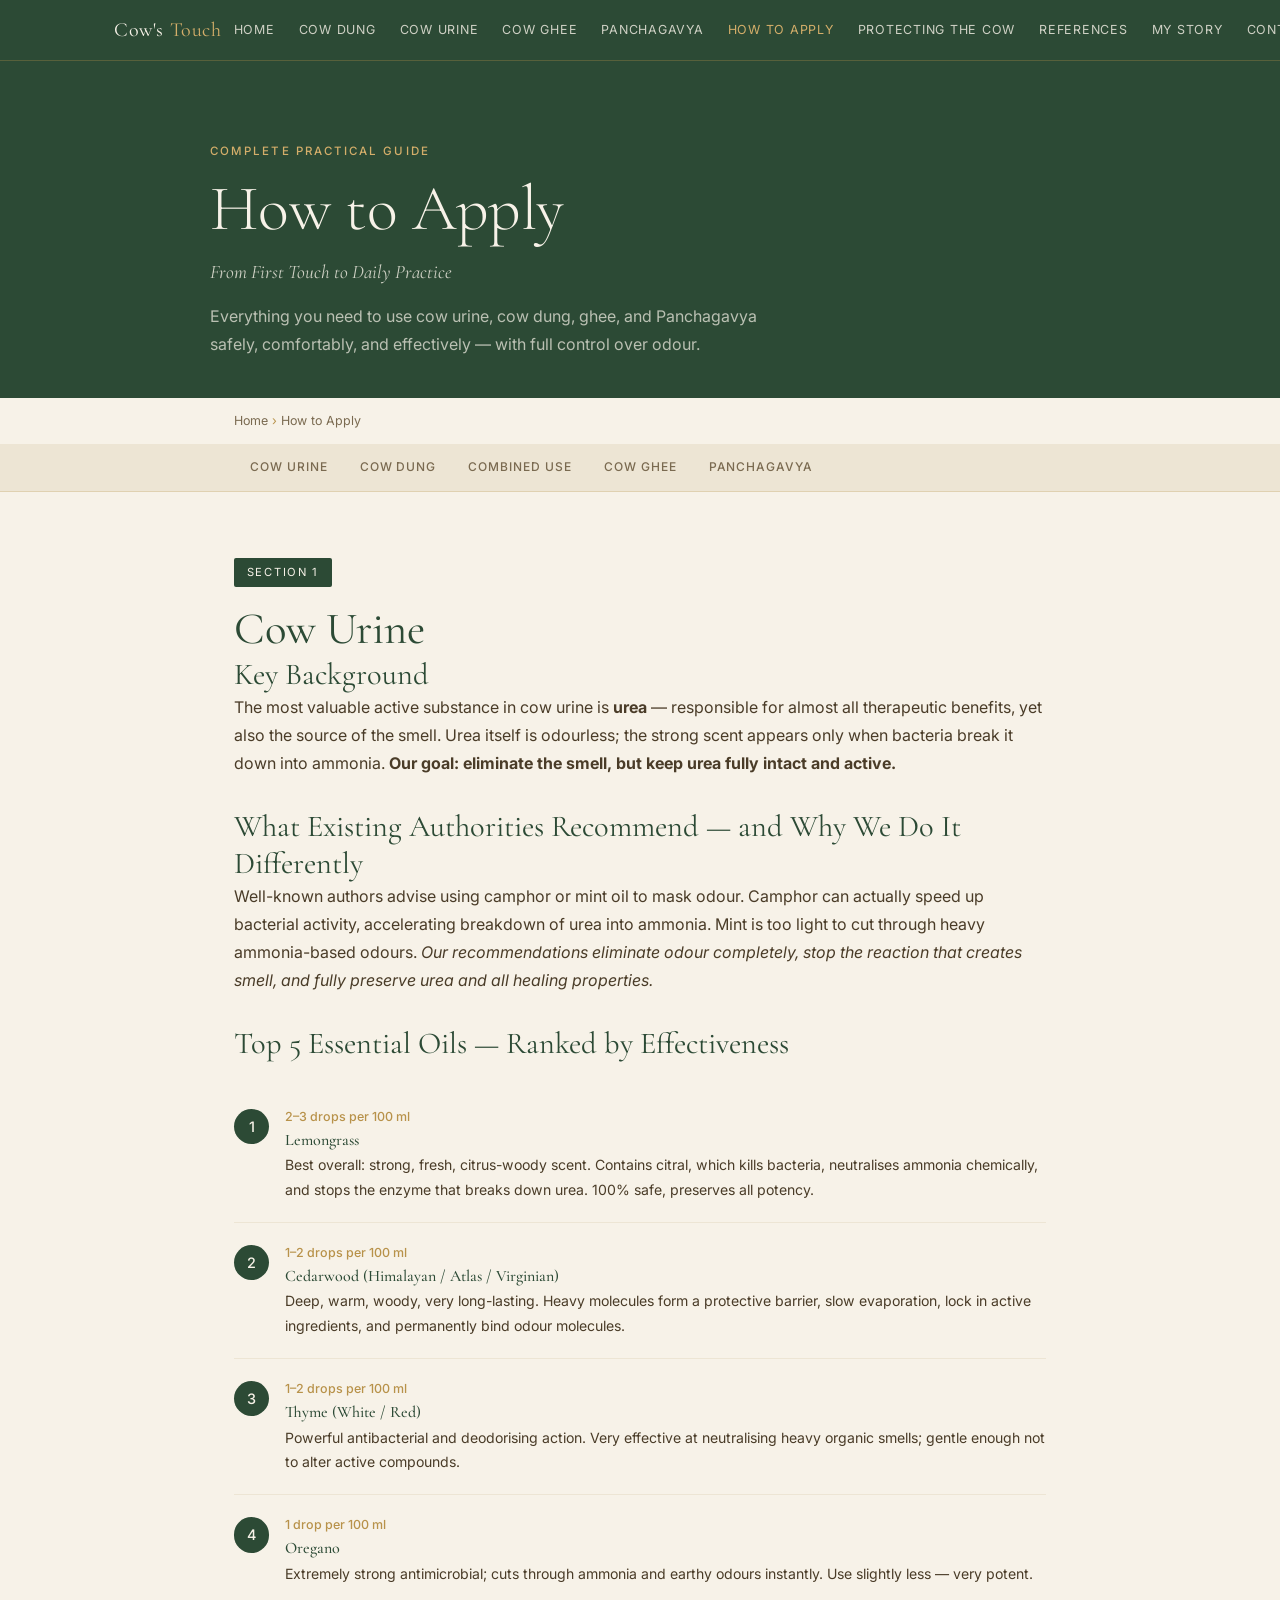
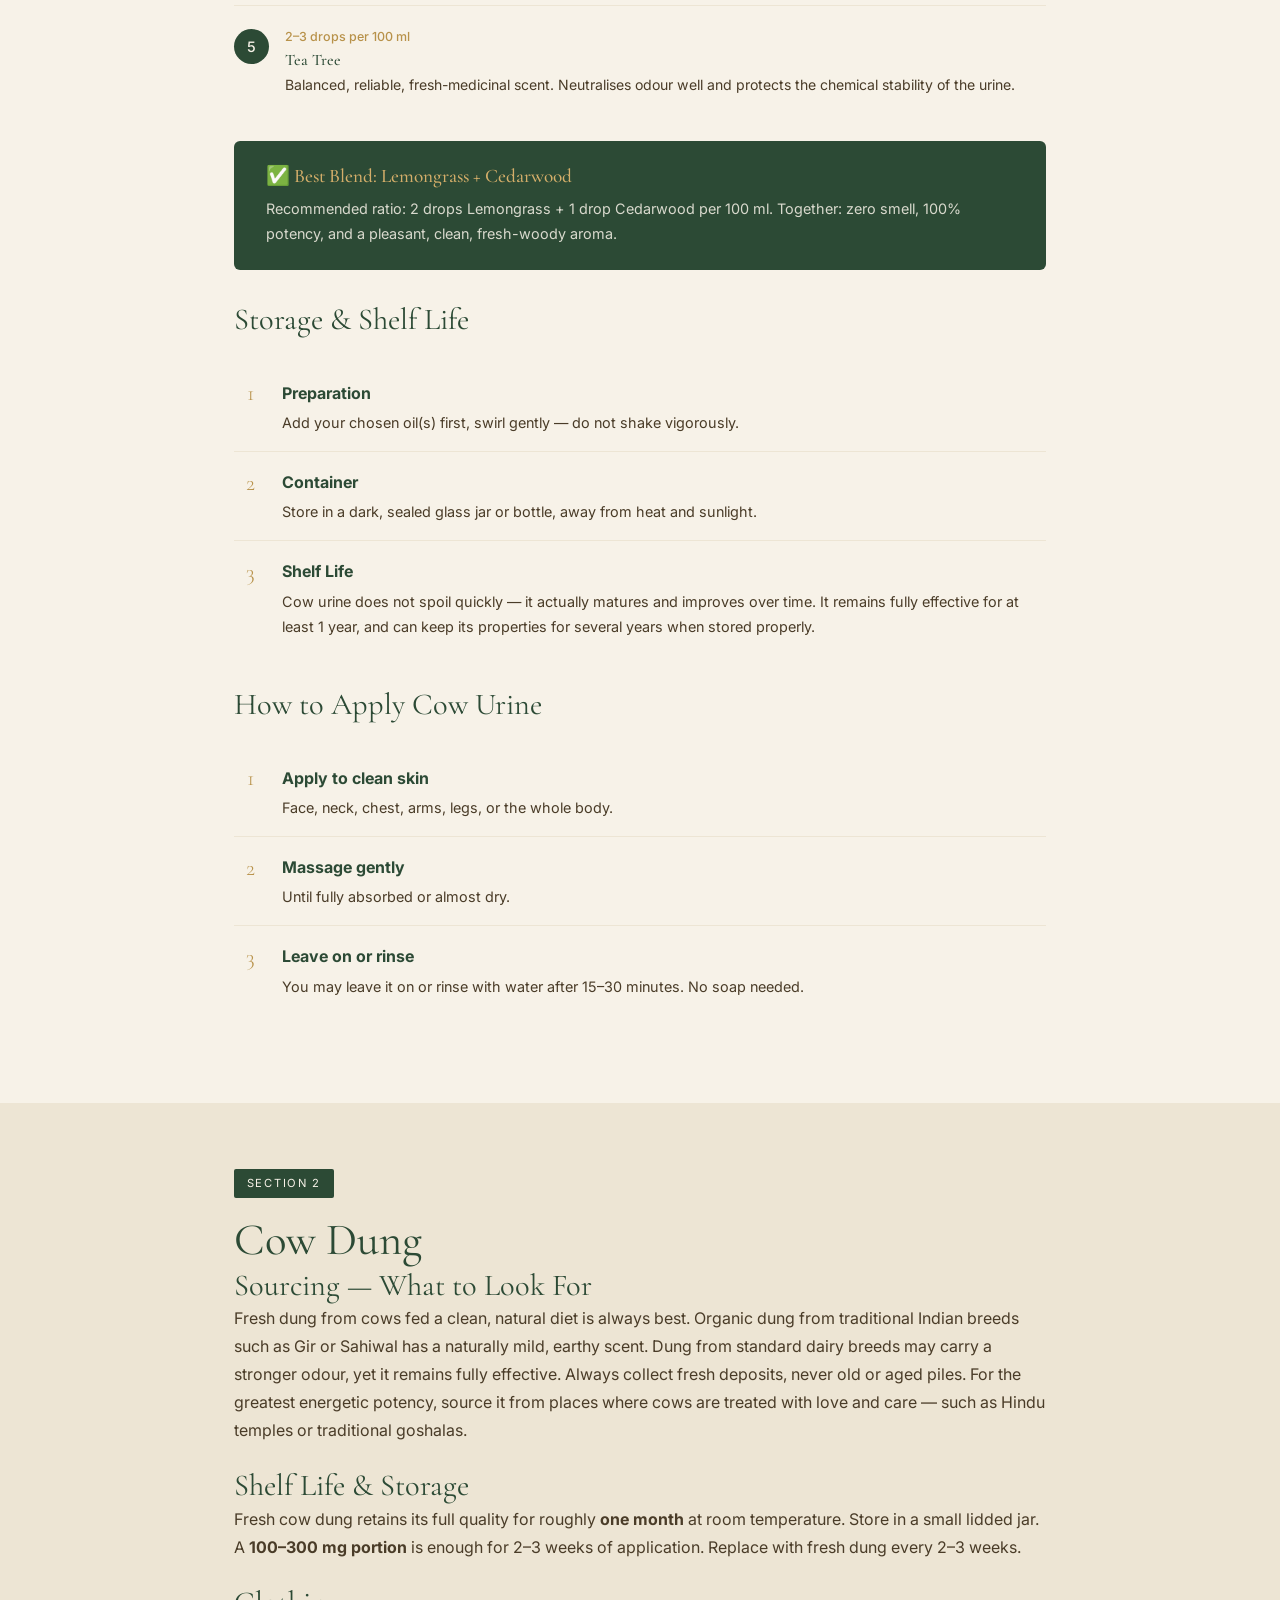
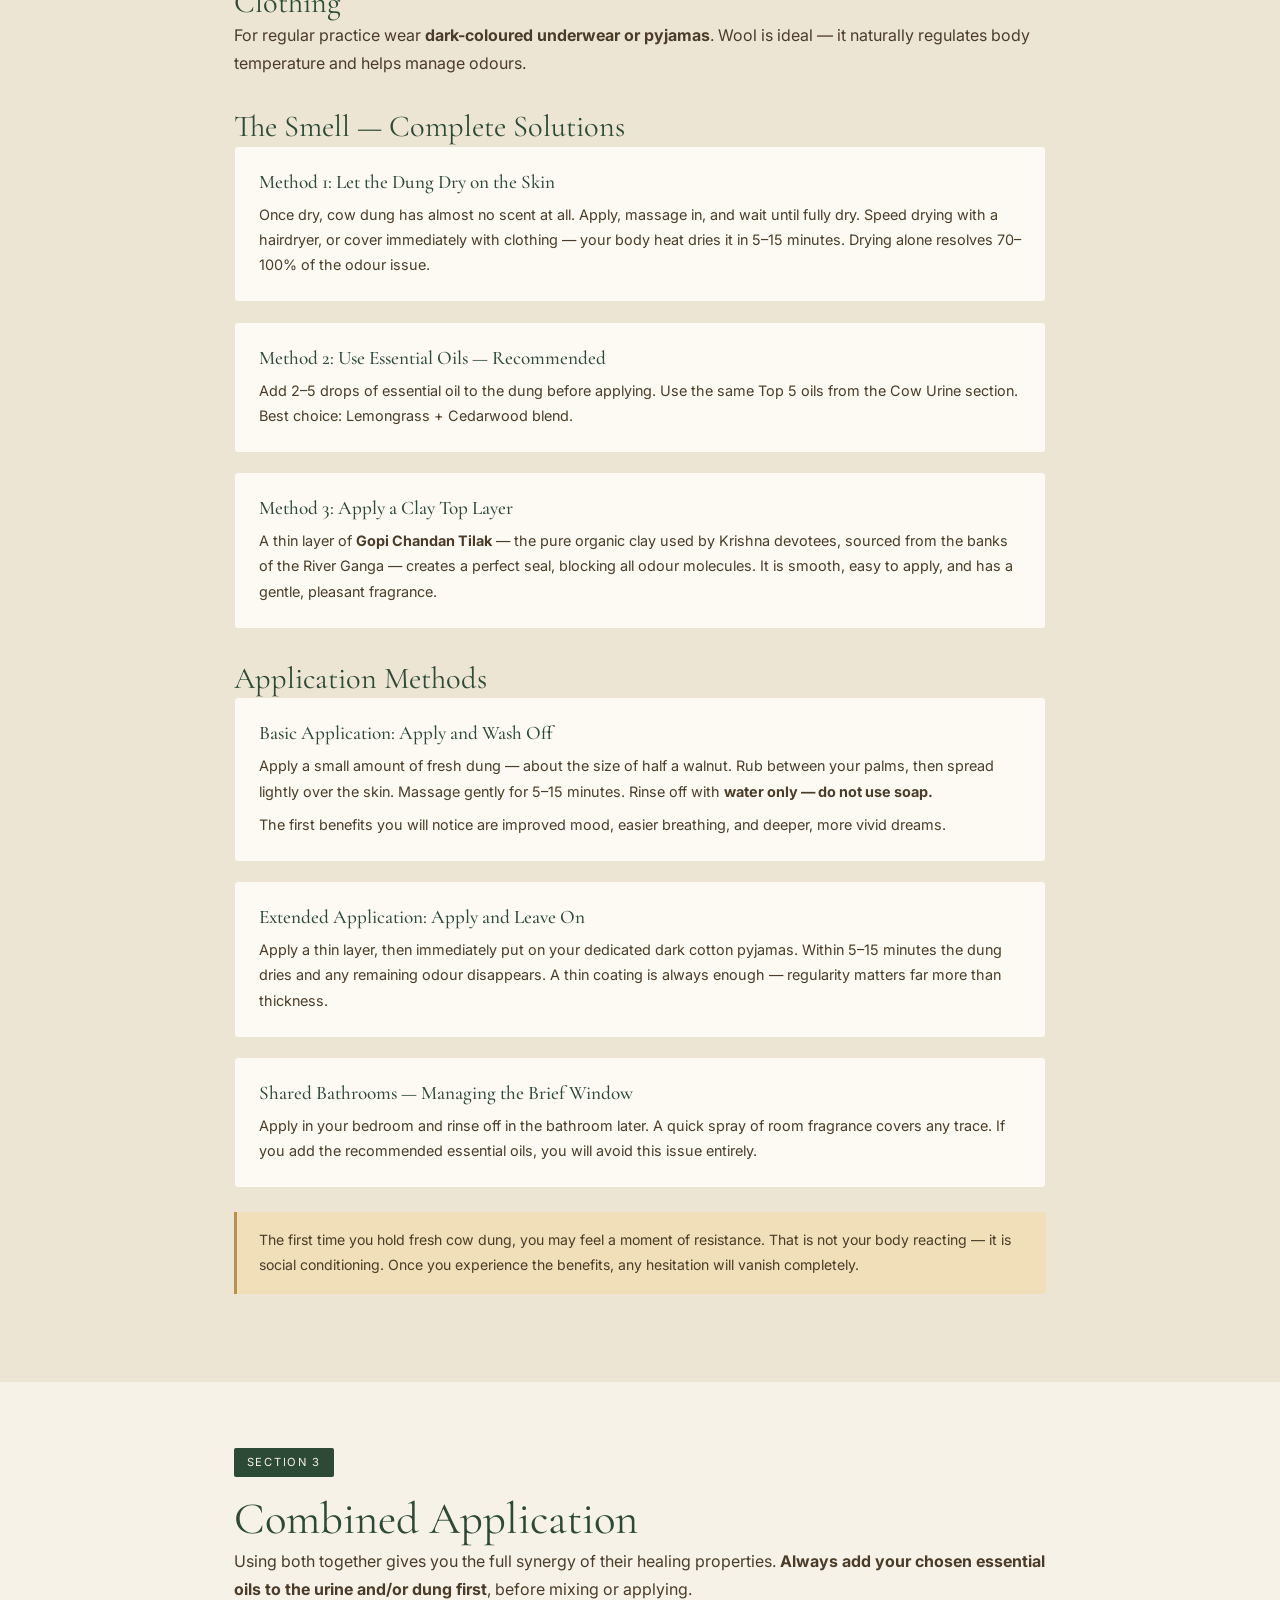
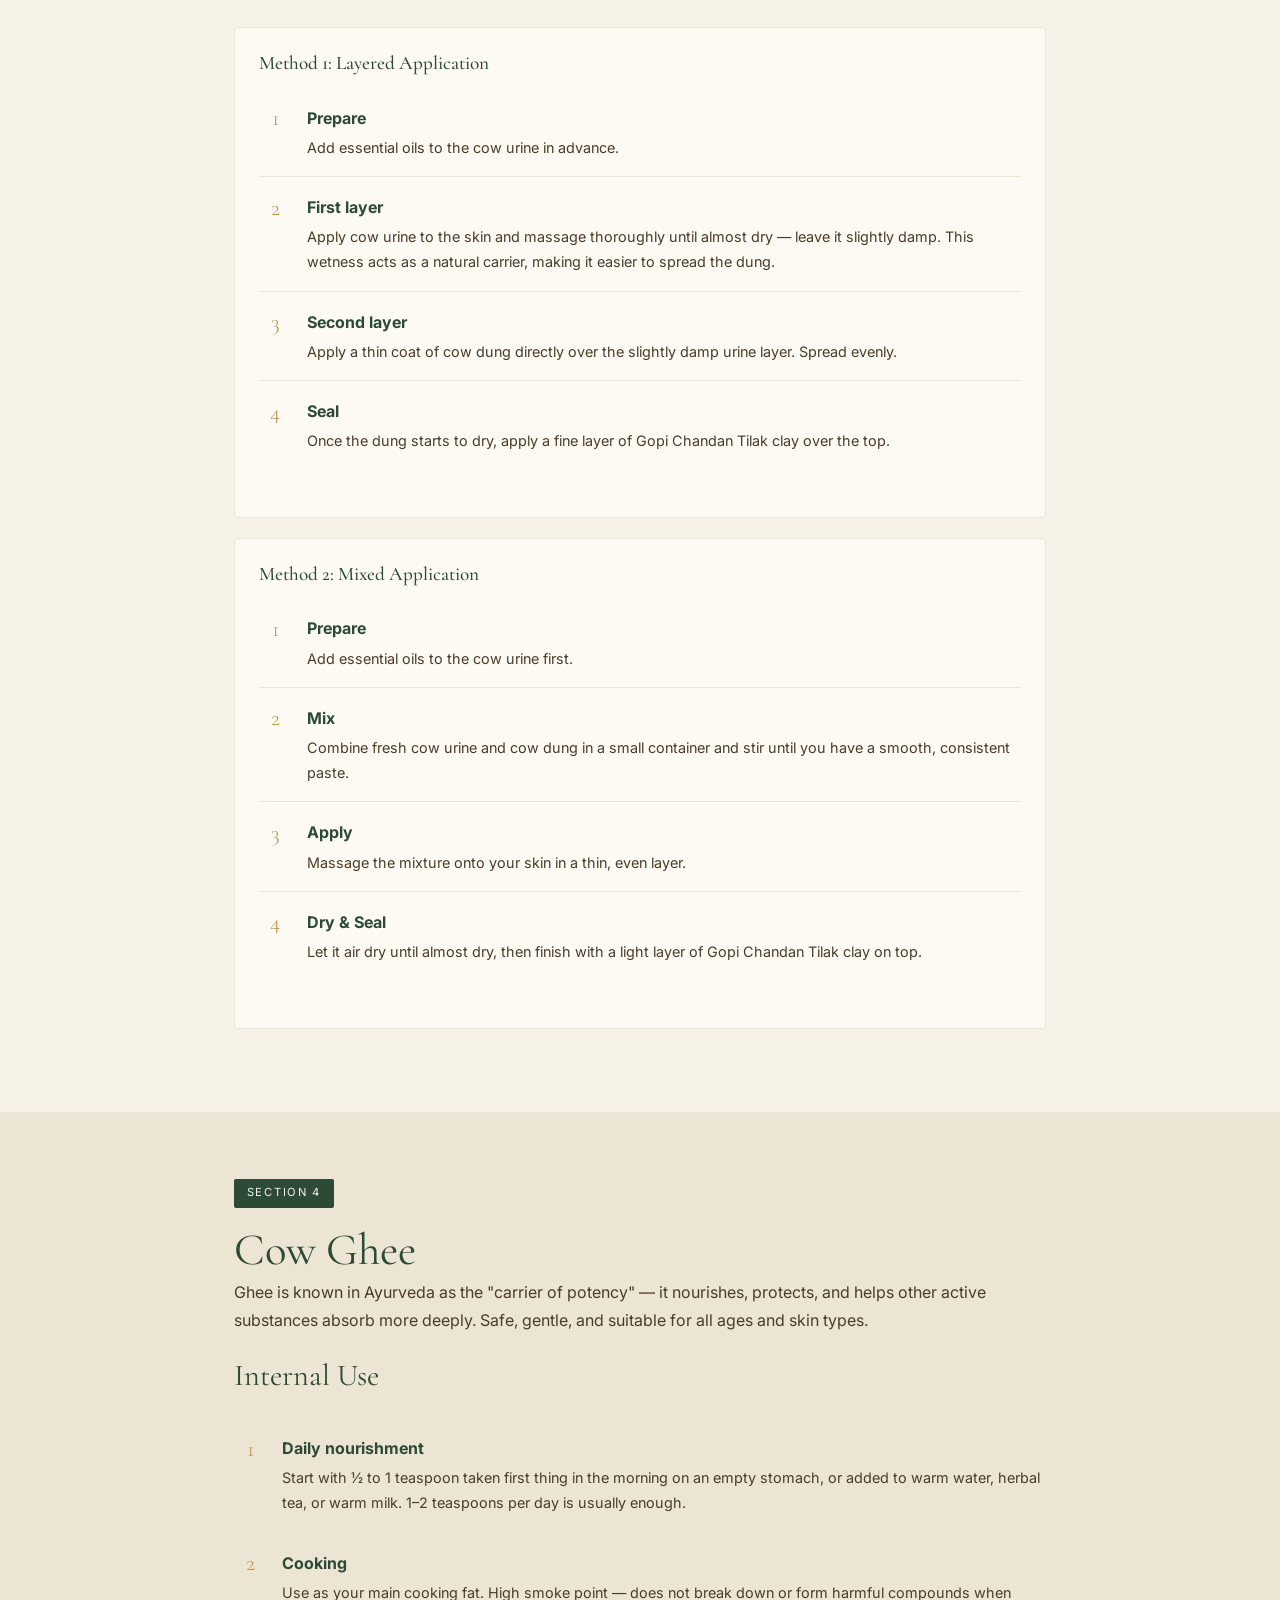
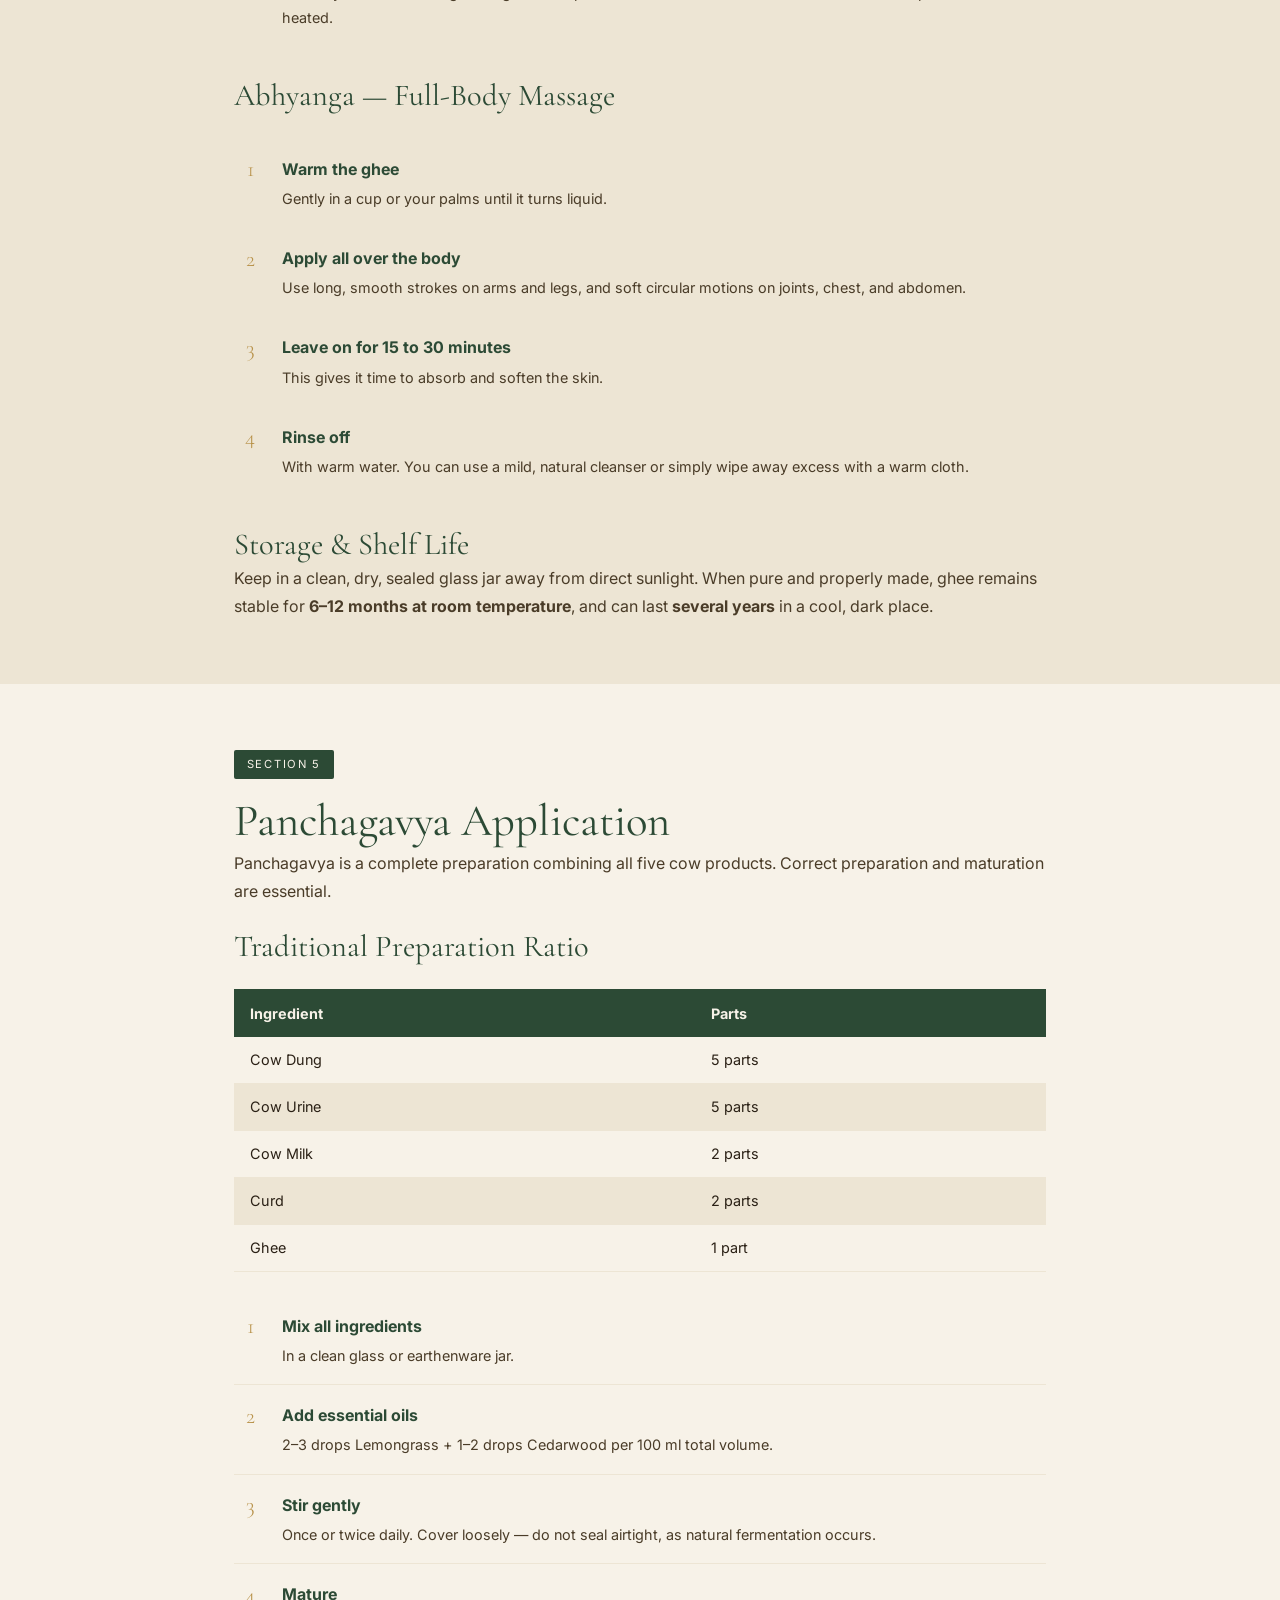
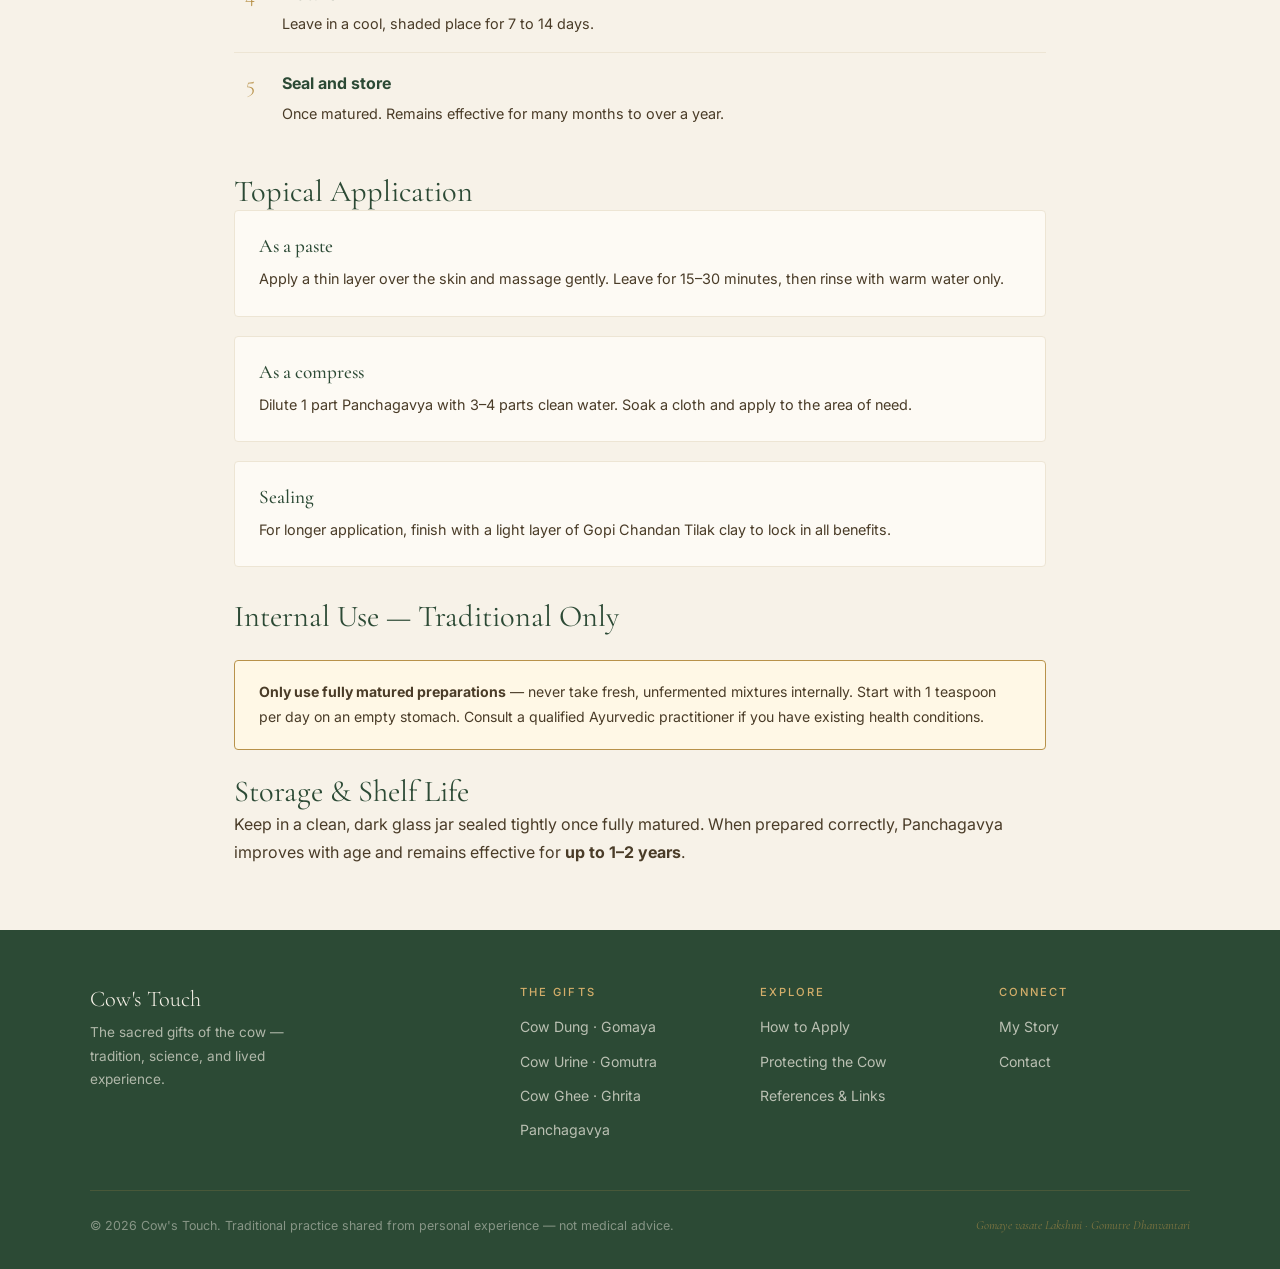
<file: how-to-apply.html>
<!DOCTYPE html>
<html lang="en">
<head>
  <meta charset="UTF-8">
  <meta name="viewport" content="width=device-width, initial-scale=1">
  <title>How to Apply — Complete Practical Guide | The Cow's Touch</title>
  <meta name="description" content="Step-by-step application guides for cow urine, cow dung, ghee, and Panchagavya.">
  <link rel="stylesheet" href="style.css">
  <style>
    .text-block { max-width: var(--max-w); margin: 0 auto; padding: 0 1.5rem; }
    .text-block p { max-width: none; }

    .section-label { display: inline-block; background: var(--green); color: var(--cream); font-size: 0.7rem; letter-spacing: 0.15em; text-transform: uppercase; padding: 0.3rem 0.8rem; border-radius: 2px; margin-bottom: 1rem; }

    /* Oil ranked list — NO grid, simple flex */
    .oil-list { list-style: none; margin: 1.5rem 0; }
    .oil-list li { display: flex; gap: 1rem; padding: 1.2rem 0; border-bottom: 1px solid var(--cream-deep); align-items: flex-start; }
    .oil-list li:last-child { border-bottom: none; }
    .oil-rank { background: var(--green); color: var(--cream); width: 2.2rem; height: 2.2rem; border-radius: 50%; display: flex; align-items: center; justify-content: center; font-weight: 500; font-size: 0.9rem; flex-shrink: 0; margin-top: 0.2rem; }
    .oil-content { flex: 1; }
    .oil-content h4 { color: var(--green); margin-bottom: 0.2rem; font-size: 1rem; }
    .oil-content p { font-size: 0.88rem; margin: 0; max-width: none; }
    .oil-content .dosage { font-size: 0.78rem; color: var(--gold); font-weight: 500; margin-bottom: 0.2rem; }

    /* Steps — NO grid, simple flex */
    .apply-steps { list-style: none; margin: 1.5rem 0; padding: 0; }
    .apply-steps li { display: flex; gap: 1rem; padding: 1rem 0; border-bottom: 1px solid var(--cream-deep); align-items: flex-start; }
    .apply-steps li:last-child { border-bottom: none; }
    .step-num { font-family: var(--font-display); font-size: 1.4rem; color: var(--gold); font-weight: 300; line-height: 1.2; flex-shrink: 0; width: 2rem; text-align: center; margin-top: 0.1rem; }
    .step-content { flex: 1; }
    .step-content strong { display: block; color: var(--green); margin-bottom: 0.2rem; }
    .step-content p { font-size: 0.9rem; margin: 0; max-width: none; }

    .method-card { background: var(--white); border: 1px solid var(--cream-deep); border-radius: 4px; padding: 1.5rem; margin-bottom: 1.2rem; }
    .method-card h4 { color: var(--green); margin-bottom: 0.5rem; }
    .method-card p { font-size: 0.9rem; margin-bottom: 0.5rem; max-width: none; }
    .method-card p:last-child { margin-bottom: 0; }

    .blend-box { background: var(--green); color: var(--cream); border-radius: 6px; padding: 1.5rem 2rem; margin: 1.5rem 0; }
    .blend-box h4 { color: var(--gold-light); margin-bottom: 0.5rem; }
    .blend-box p { color: rgba(247,242,232,0.85); font-size: 0.9rem; margin: 0; max-width: none; }

    .ratio-table { width: 100%; border-collapse: collapse; margin: 1.5rem 0; font-size: 0.9rem; }
    .ratio-table th { background: var(--green); color: var(--cream); padding: 0.7rem 1rem; text-align: left; }
    .ratio-table td { padding: 0.65rem 1rem; border-bottom: 1px solid var(--cream-deep); }
    .ratio-table tr:nth-child(even) td { background: var(--cream-deep); }
  </style>
</head>
<body>
  <nav class="site-nav"><div class="nav-inner">
    <a href="index.html" class="nav-logo">Cow's <span>Touch</span></a>
    <button class="nav-toggle" aria-label="Open menu" aria-expanded="false"><span></span><span></span><span></span></button>
    <ul class="nav-links" id="nav-links">
      <li><a href="index.html">Home</a></li><li><a href="cow-dung.html">Cow Dung</a></li>
      <li><a href="cow-urine.html">Cow Urine</a></li><li><a href="cow-ghee.html">Cow Ghee</a></li>
      <li><a href="panchagavya.html">Panchagavya</a></li><li><a href="how-to-apply.html" class="active">How to Apply</a></li>
      <li><a href="protecting-the-cow.html">Protecting the Cow</a></li><li><a href="references.html">References</a></li>
      <li><a href="my-story.html">My Story</a></li><li><a href="contact.html">Contact</a></li>
    </ul>
  </div></nav>

  <!-- Page header — green banner, no hero image -->
  <div style="background:var(--green); padding:clamp(3rem,8vw,5rem) 1.5rem 2.5rem;">
    <div style="max-width:var(--max-w); margin:0 auto;">
      <span class="eyebrow" style="color:var(--gold-light);">Complete Practical Guide</span>
      <h1 style="color:var(--cream); margin-bottom:0.5rem;">How to Apply</h1>
      <p style="color:rgba(247,242,232,0.8); font-family:var(--font-display); font-style:italic; font-size:1.2rem; margin:0;">From First Touch to Daily Practice</p>
      <p style="color:rgba(247,242,232,0.7); margin-top:0.8rem; max-width:58ch;">Everything you need to use cow urine, cow dung, ghee, and Panchagavya safely, comfortably, and effectively — with full control over odour.</p>
    </div>
  </div>

  <div class="breadcrumb"><a href="index.html">Home</a> <span>›</span> How to Apply</div>
  <nav class="page-tabs"><div class="page-tabs-inner">
    <a href="#urine">Cow Urine</a><a href="#dung">Cow Dung</a>
    <a href="#combined">Combined Use</a><a href="#ghee">Cow Ghee</a><a href="#panchagavya">Panchagavya</a>
  </div></nav>

  <!-- Section 1: Cow Urine -->
  <section class="section" id="urine">
    <div class="text-block">
      <div class="reveal">
        <span class="section-label">Section 1</span>
        <h2>Cow Urine</h2>
        <h3>Key Background</h3>
        <p>The most valuable active substance in cow urine is <strong>urea</strong> — responsible for almost all therapeutic benefits, yet also the source of the smell. Urea itself is odourless; the strong scent appears only when bacteria break it down into ammonia. <strong>Our goal: eliminate the smell, but keep urea fully intact and active.</strong></p>
        <h3 style="margin-top:2rem;">What Existing Authorities Recommend — and Why We Do It Differently</h3>
        <p>Well-known authors advise using camphor or mint oil to mask odour. Camphor can actually speed up bacterial activity, accelerating breakdown of urea into ammonia. Mint is too light to cut through heavy ammonia-based odours. <em>Our recommendations eliminate odour completely, stop the reaction that creates smell, and fully preserve urea and all healing properties.</em></p>
      </div>

      <div class="reveal" style="margin-top:2rem;">
        <h3>Top 5 Essential Oils — Ranked by Effectiveness</h3>
        <ul class="oil-list">
          <li>
            <div class="oil-rank">1</div>
            <div class="oil-content">
              <p class="dosage">2–3 drops per 100 ml</p>
              <h4>Lemongrass</h4>
              <p>Best overall: strong, fresh, citrus-woody scent. Contains citral, which kills bacteria, neutralises ammonia chemically, and stops the enzyme that breaks down urea. 100% safe, preserves all potency.</p>
            </div>
          </li>
          <li>
            <div class="oil-rank">2</div>
            <div class="oil-content">
              <p class="dosage">1–2 drops per 100 ml</p>
              <h4>Cedarwood (Himalayan / Atlas / Virginian)</h4>
              <p>Deep, warm, woody, very long-lasting. Heavy molecules form a protective barrier, slow evaporation, lock in active ingredients, and permanently bind odour molecules.</p>
            </div>
          </li>
          <li>
            <div class="oil-rank">3</div>
            <div class="oil-content">
              <p class="dosage">1–2 drops per 100 ml</p>
              <h4>Thyme (White / Red)</h4>
              <p>Powerful antibacterial and deodorising action. Very effective at neutralising heavy organic smells; gentle enough not to alter active compounds.</p>
            </div>
          </li>
          <li>
            <div class="oil-rank">4</div>
            <div class="oil-content">
              <p class="dosage">1 drop per 100 ml</p>
              <h4>Oregano</h4>
              <p>Extremely strong antimicrobial; cuts through ammonia and earthy odours instantly. Use slightly less — very potent.</p>
            </div>
          </li>
          <li>
            <div class="oil-rank">5</div>
            <div class="oil-content">
              <p class="dosage">2–3 drops per 100 ml</p>
              <h4>Tea Tree</h4>
              <p>Balanced, reliable, fresh-medicinal scent. Neutralises odour well and protects the chemical stability of the urine.</p>
            </div>
          </li>
        </ul>

        <div class="blend-box">
          <h4>✅ Best Blend: Lemongrass + Cedarwood</h4>
          <p>Recommended ratio: 2 drops Lemongrass + 1 drop Cedarwood per 100 ml. Together: zero smell, 100% potency, and a pleasant, clean, fresh-woody aroma.</p>
        </div>

        <h3 style="margin-top:2rem;">Storage &amp; Shelf Life</h3>
        <ul class="apply-steps">
          <li><span class="step-num">1</span><div class="step-content"><strong>Preparation</strong><p>Add your chosen oil(s) first, swirl gently — do not shake vigorously.</p></div></li>
          <li><span class="step-num">2</span><div class="step-content"><strong>Container</strong><p>Store in a dark, sealed glass jar or bottle, away from heat and sunlight.</p></div></li>
          <li><span class="step-num">3</span><div class="step-content"><strong>Shelf Life</strong><p>Cow urine does not spoil quickly — it actually matures and improves over time. It remains fully effective for at least 1 year, and can keep its properties for several years when stored properly.</p></div></li>
        </ul>

        <h3 style="margin-top:2rem;">How to Apply Cow Urine</h3>
        <ul class="apply-steps">
          <li><span class="step-num">1</span><div class="step-content"><strong>Apply to clean skin</strong><p>Face, neck, chest, arms, legs, or the whole body.</p></div></li>
          <li><span class="step-num">2</span><div class="step-content"><strong>Massage gently</strong><p>Until fully absorbed or almost dry.</p></div></li>
          <li><span class="step-num">3</span><div class="step-content"><strong>Leave on or rinse</strong><p>You may leave it on or rinse with water after 15–30 minutes. No soap needed.</p></div></li>
        </ul>
      </div>
    </div>
  </section>

  <!-- Section 2: Cow Dung -->
  <section class="section" id="dung" style="background:var(--cream-deep);">
    <div class="text-block">
      <div class="reveal">
        <span class="section-label">Section 2</span>
        <h2>Cow Dung</h2>
        <h3>Sourcing — What to Look For</h3>
        <p>Fresh dung from cows fed a clean, natural diet is always best. Organic dung from traditional Indian breeds such as Gir or Sahiwal has a naturally mild, earthy scent. Dung from standard dairy breeds may carry a stronger odour, yet it remains fully effective. Always collect fresh deposits, never old or aged piles. For the greatest energetic potency, source it from places where cows are treated with love and care — such as Hindu temples or traditional goshalas.</p>
        <h3 style="margin-top:1.5rem;">Shelf Life &amp; Storage</h3>
        <p>Fresh cow dung retains its full quality for roughly <strong>one month</strong> at room temperature. Store in a small lidded jar. A <strong>100–300 mg portion</strong> is enough for 2–3 weeks of application. Replace with fresh dung every 2–3 weeks.</p>
        <h3 style="margin-top:1.5rem;">Clothing</h3>
        <p>For regular practice wear <strong>dark-coloured underwear or pyjamas</strong>. Wool is ideal — it naturally regulates body temperature and helps manage odours.</p>
      </div>

      <div class="reveal" style="margin-top:2rem;">
        <h3>The Smell — Complete Solutions</h3>
        <div class="method-card">
          <h4>Method 1: Let the Dung Dry on the Skin</h4>
          <p>Once dry, cow dung has almost no scent at all. Apply, massage in, and wait until fully dry. Speed drying with a hairdryer, or cover immediately with clothing — your body heat dries it in 5–15 minutes. Drying alone resolves 70–100% of the odour issue.</p>
        </div>
        <div class="method-card">
          <h4>Method 2: Use Essential Oils — Recommended</h4>
          <p>Add 2–5 drops of essential oil to the dung before applying. Use the same Top 5 oils from the Cow Urine section. Best choice: Lemongrass + Cedarwood blend.</p>
        </div>
        <div class="method-card">
          <h4>Method 3: Apply a Clay Top Layer</h4>
          <p>A thin layer of <strong>Gopi Chandan Tilak</strong> — the pure organic clay used by Krishna devotees, sourced from the banks of the River Ganga — creates a perfect seal, blocking all odour molecules. It is smooth, easy to apply, and has a gentle, pleasant fragrance.</p>
        </div>

        <h3 style="margin-top:2rem;">Application Methods</h3>
        <div class="method-card">
          <h4>Basic Application: Apply and Wash Off</h4>
          <p>Apply a small amount of fresh dung — about the size of half a walnut. Rub between your palms, then spread lightly over the skin. Massage gently for 5–15 minutes. Rinse off with <strong>water only — do not use soap.</strong></p>
          <p>The first benefits you will notice are improved mood, easier breathing, and deeper, more vivid dreams.</p>
        </div>
        <div class="method-card">
          <h4>Extended Application: Apply and Leave On</h4>
          <p>Apply a thin layer, then immediately put on your dedicated dark cotton pyjamas. Within 5–15 minutes the dung dries and any remaining odour disappears. A thin coating is always enough — regularity matters far more than thickness.</p>
        </div>
        <div class="method-card">
          <h4>Shared Bathrooms — Managing the Brief Window</h4>
          <p>Apply in your bedroom and rinse off in the bathroom later. A quick spray of room fragrance covers any trace. If you add the recommended essential oils, you will avoid this issue entirely.</p>
        </div>
        <div class="note-box"><p>The first time you hold fresh cow dung, you may feel a moment of resistance. That is not your body reacting — it is social conditioning. Once you experience the benefits, any hesitation will vanish completely.</p></div>
      </div>
    </div>
  </section>

  <!-- Section 3: Combined -->
  <section class="section" id="combined">
    <div class="text-block">
      <div class="reveal">
        <span class="section-label">Section 3</span>
        <h2>Combined Application</h2>
        <p>Using both together gives you the full synergy of their healing properties. <strong>Always add your chosen essential oils to the urine and/or dung first</strong>, before mixing or applying.</p>
      </div>
      <div class="reveal" style="margin-top:1.5rem;">
        <div class="method-card">
          <h4>Method 1: Layered Application</h4>
          <ul class="apply-steps" style="margin-top:0.8rem;">
            <li><span class="step-num">1</span><div class="step-content"><strong>Prepare</strong><p>Add essential oils to the cow urine in advance.</p></div></li>
            <li><span class="step-num">2</span><div class="step-content"><strong>First layer</strong><p>Apply cow urine to the skin and massage thoroughly until almost dry — leave it slightly damp. This wetness acts as a natural carrier, making it easier to spread the dung.</p></div></li>
            <li><span class="step-num">3</span><div class="step-content"><strong>Second layer</strong><p>Apply a thin coat of cow dung directly over the slightly damp urine layer. Spread evenly.</p></div></li>
            <li><span class="step-num">4</span><div class="step-content"><strong>Seal</strong><p>Once the dung starts to dry, apply a fine layer of Gopi Chandan Tilak clay over the top.</p></div></li>
          </ul>
        </div>
        <div class="method-card">
          <h4>Method 2: Mixed Application</h4>
          <ul class="apply-steps" style="margin-top:0.8rem;">
            <li><span class="step-num">1</span><div class="step-content"><strong>Prepare</strong><p>Add essential oils to the cow urine first.</p></div></li>
            <li><span class="step-num">2</span><div class="step-content"><strong>Mix</strong><p>Combine fresh cow urine and cow dung in a small container and stir until you have a smooth, consistent paste.</p></div></li>
            <li><span class="step-num">3</span><div class="step-content"><strong>Apply</strong><p>Massage the mixture onto your skin in a thin, even layer.</p></div></li>
            <li><span class="step-num">4</span><div class="step-content"><strong>Dry &amp; Seal</strong><p>Let it air dry until almost dry, then finish with a light layer of Gopi Chandan Tilak clay on top.</p></div></li>
          </ul>
        </div>
      </div>
    </div>
  </section>

  <!-- Section 4: Ghee -->
  <section class="section" id="ghee" style="background:var(--cream-deep);">
    <div class="text-block">
      <div class="reveal">
        <span class="section-label">Section 4</span>
        <h2>Cow Ghee</h2>
        <p>Ghee is known in Ayurveda as the "carrier of potency" — it nourishes, protects, and helps other active substances absorb more deeply. Safe, gentle, and suitable for all ages and skin types.</p>
        <h3 style="margin-top:1.5rem;">Internal Use</h3>
        <ul class="apply-steps">
          <li><span class="step-num">1</span><div class="step-content"><strong>Daily nourishment</strong><p>Start with ½ to 1 teaspoon taken first thing in the morning on an empty stomach, or added to warm water, herbal tea, or warm milk. 1–2 teaspoons per day is usually enough.</p></div></li>
          <li><span class="step-num">2</span><div class="step-content"><strong>Cooking</strong><p>Use as your main cooking fat. High smoke point — does not break down or form harmful compounds when heated.</p></div></li>
        </ul>
        <h3 style="margin-top:2rem;">Abhyanga — Full-Body Massage</h3>
        <ul class="apply-steps">
          <li><span class="step-num">1</span><div class="step-content"><strong>Warm the ghee</strong><p>Gently in a cup or your palms until it turns liquid.</p></div></li>
          <li><span class="step-num">2</span><div class="step-content"><strong>Apply all over the body</strong><p>Use long, smooth strokes on arms and legs, and soft circular motions on joints, chest, and abdomen.</p></div></li>
          <li><span class="step-num">3</span><div class="step-content"><strong>Leave on for 15 to 30 minutes</strong><p>This gives it time to absorb and soften the skin.</p></div></li>
          <li><span class="step-num">4</span><div class="step-content"><strong>Rinse off</strong><p>With warm water. You can use a mild, natural cleanser or simply wipe away excess with a warm cloth.</p></div></li>
        </ul>
        <h3 style="margin-top:2rem;">Storage &amp; Shelf Life</h3>
        <p>Keep in a clean, dry, sealed glass jar away from direct sunlight. When pure and properly made, ghee remains stable for <strong>6–12 months at room temperature</strong>, and can last <strong>several years</strong> in a cool, dark place.</p>
      </div>
    </div>
  </section>

  <!-- Section 5: Panchagavya -->
  <section class="section" id="panchagavya">
    <div class="text-block">
      <div class="reveal">
        <span class="section-label">Section 5</span>
        <h2>Panchagavya Application</h2>
        <p>Panchagavya is a complete preparation combining all five cow products. Correct preparation and maturation are essential.</p>
        <h3 style="margin-top:1.5rem;">Traditional Preparation Ratio</h3>
      </div>
      <div class="reveal">
        <table class="ratio-table">
          <thead><tr><th>Ingredient</th><th>Parts</th></tr></thead>
          <tbody>
            <tr><td>Cow Dung</td><td>5 parts</td></tr>
            <tr><td>Cow Urine</td><td>5 parts</td></tr>
            <tr><td>Cow Milk</td><td>2 parts</td></tr>
            <tr><td>Curd</td><td>2 parts</td></tr>
            <tr><td>Ghee</td><td>1 part</td></tr>
          </tbody>
        </table>
        <ul class="apply-steps">
          <li><span class="step-num">1</span><div class="step-content"><strong>Mix all ingredients</strong><p>In a clean glass or earthenware jar.</p></div></li>
          <li><span class="step-num">2</span><div class="step-content"><strong>Add essential oils</strong><p>2–3 drops Lemongrass + 1–2 drops Cedarwood per 100 ml total volume.</p></div></li>
          <li><span class="step-num">3</span><div class="step-content"><strong>Stir gently</strong><p>Once or twice daily. Cover loosely — do not seal airtight, as natural fermentation occurs.</p></div></li>
          <li><span class="step-num">4</span><div class="step-content"><strong>Mature</strong><p>Leave in a cool, shaded place for 7 to 14 days.</p></div></li>
          <li><span class="step-num">5</span><div class="step-content"><strong>Seal and store</strong><p>Once matured. Remains effective for many months to over a year.</p></div></li>
        </ul>

        <h3 style="margin-top:2rem;">Topical Application</h3>
        <div class="method-card"><h4>As a paste</h4><p>Apply a thin layer over the skin and massage gently. Leave for 15–30 minutes, then rinse with warm water only.</p></div>
        <div class="method-card"><h4>As a compress</h4><p>Dilute 1 part Panchagavya with 3–4 parts clean water. Soak a cloth and apply to the area of need.</p></div>
        <div class="method-card"><h4>Sealing</h4><p>For longer application, finish with a light layer of Gopi Chandan Tilak clay to lock in all benefits.</p></div>

        <h3 style="margin-top:2rem;">Internal Use — Traditional Only</h3>
        <div class="warning-box">
          <p><strong>Only use fully matured preparations</strong> — never take fresh, unfermented mixtures internally. Start with 1 teaspoon per day on an empty stomach. Consult a qualified Ayurvedic practitioner if you have existing health conditions.</p>
        </div>
        <h3 style="margin-top:1.5rem;">Storage &amp; Shelf Life</h3>
        <p>Keep in a clean, dark glass jar sealed tightly once fully matured. When prepared correctly, Panchagavya improves with age and remains effective for <strong>up to 1–2 years</strong>.</p>
      </div>
    </div>
  </section>

  <footer class="site-footer"><div class="footer-inner">
    <div class="footer-brand"><h3>Cow's Touch</h3><p>The sacred gifts of the cow — tradition, science, and lived experience.</p></div>
    <div class="footer-col"><h4>The Gifts</h4><ul><li><a href="cow-dung.html">Cow Dung · Gomaya</a></li><li><a href="cow-urine.html">Cow Urine · Gomutra</a></li><li><a href="cow-ghee.html">Cow Ghee · Ghrita</a></li><li><a href="panchagavya.html">Panchagavya</a></li></ul></div>
    <div class="footer-col"><h4>Explore</h4><ul><li><a href="how-to-apply.html">How to Apply</a></li><li><a href="protecting-the-cow.html">Protecting the Cow</a></li><li><a href="references.html">References &amp; Links</a></li></ul></div>
    <div class="footer-col"><h4>Connect</h4><ul><li><a href="my-story.html">My Story</a></li><li><a href="contact.html">Contact</a></li></ul></div>
  </div><div class="footer-bottom"><span>© 2026 Cow's Touch. Traditional practice shared from personal experience — not medical advice.</span><span class="footer-mantra">Gomaye vasate Lakshmi · Gomutre Dhanvantari</span></div></footer>

  <script>
    const t=document.querySelector('.nav-toggle'),l=document.querySelector('.nav-links');
    t.addEventListener('click',()=>{const o=l.classList.toggle('open');t.setAttribute('aria-expanded',o);});
    l.querySelectorAll('a').forEach(a=>a.addEventListener('click',()=>{l.classList.remove('open');t.setAttribute('aria-expanded',false);}));
    document.querySelectorAll('.reveal').forEach(el=>new IntersectionObserver((e)=>{e.forEach(x=>{if(x.isIntersecting){x.target.classList.add('visible');}});},{threshold:0.06}).observe(el));
  </script>
</body>
</html>
</file>
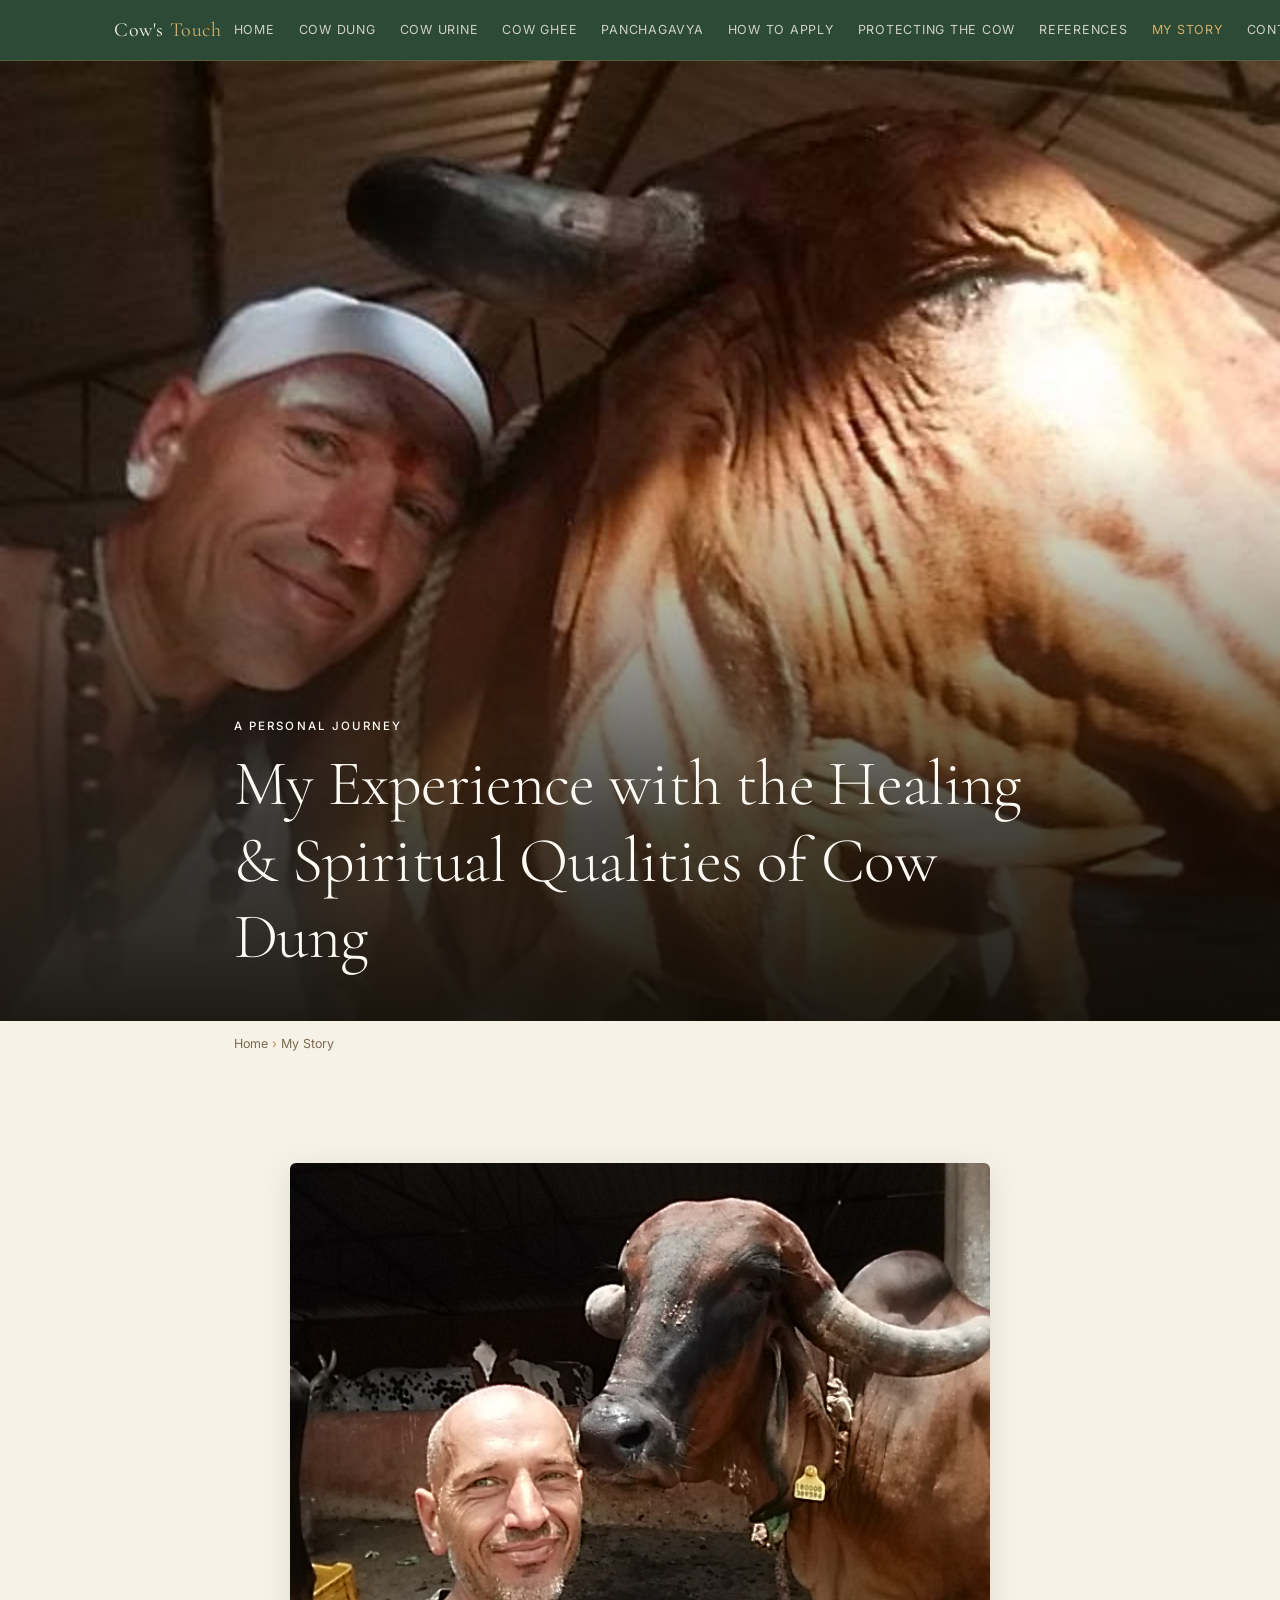
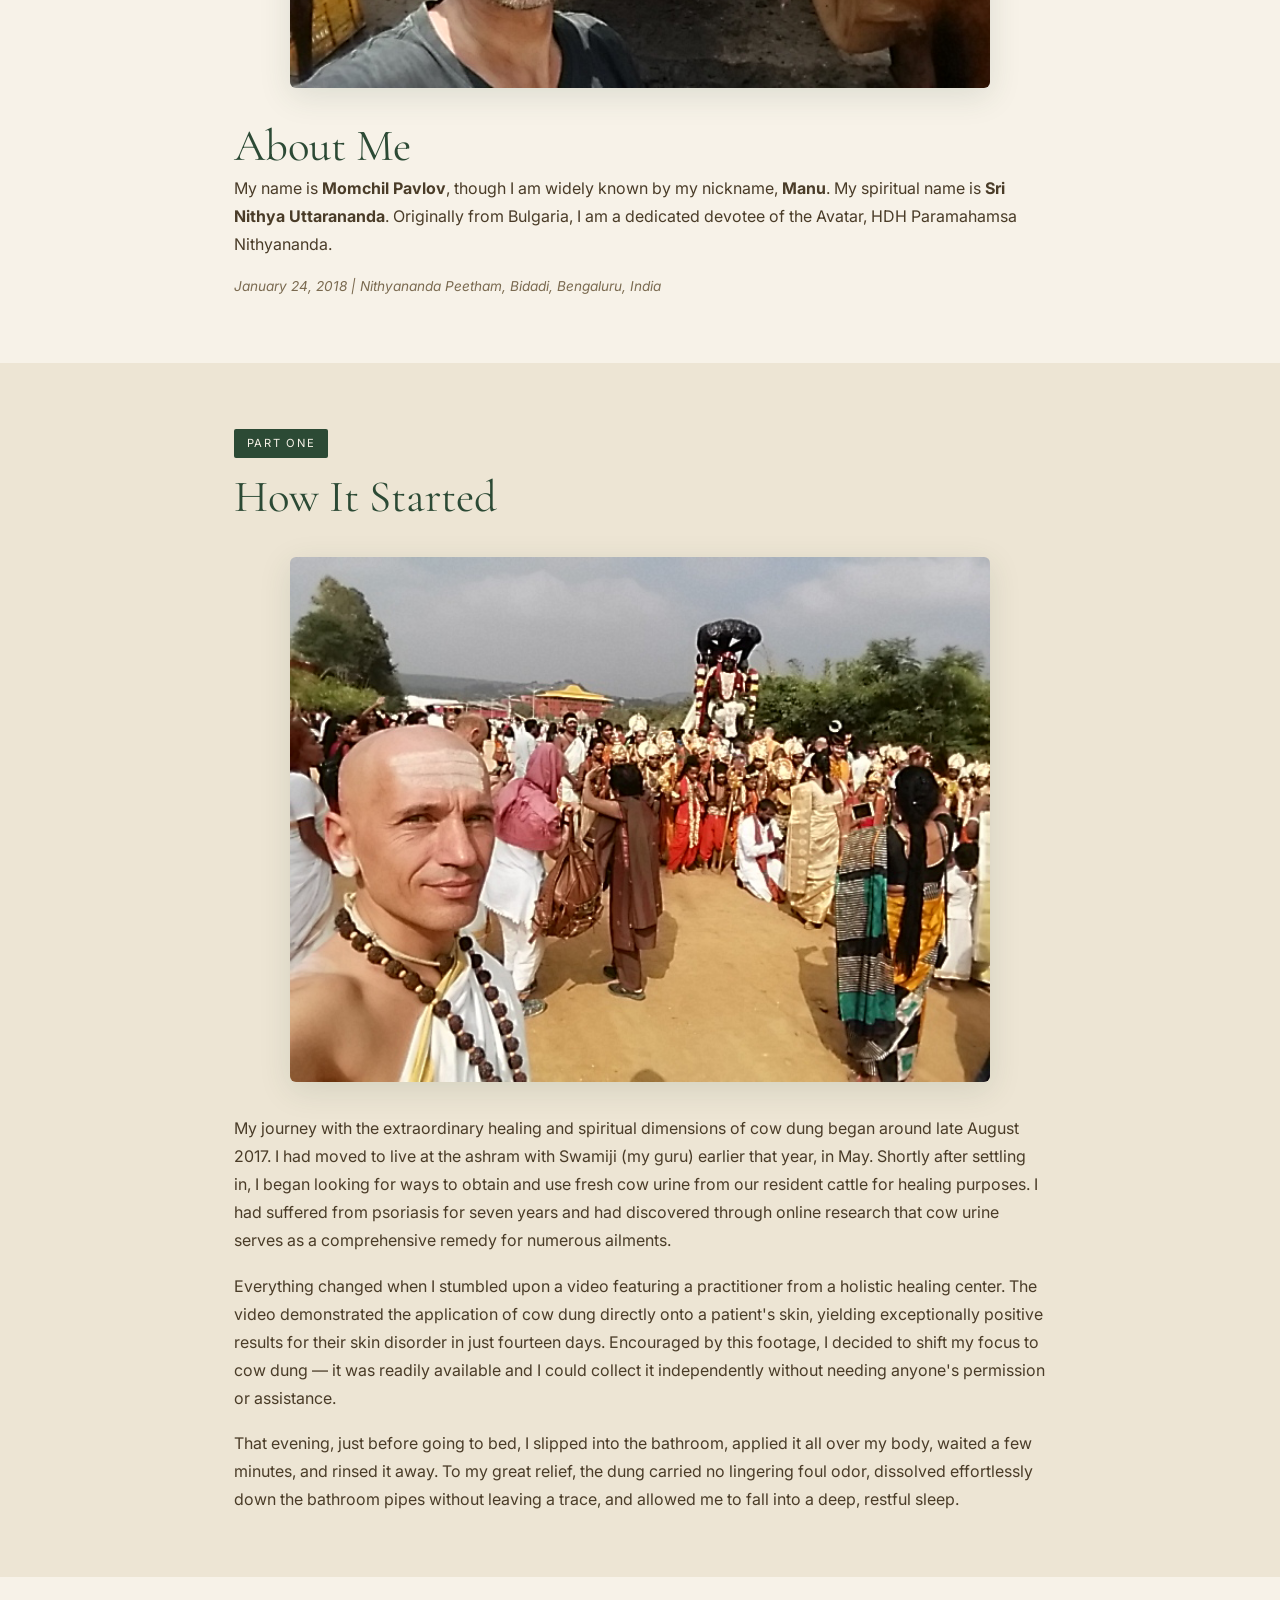
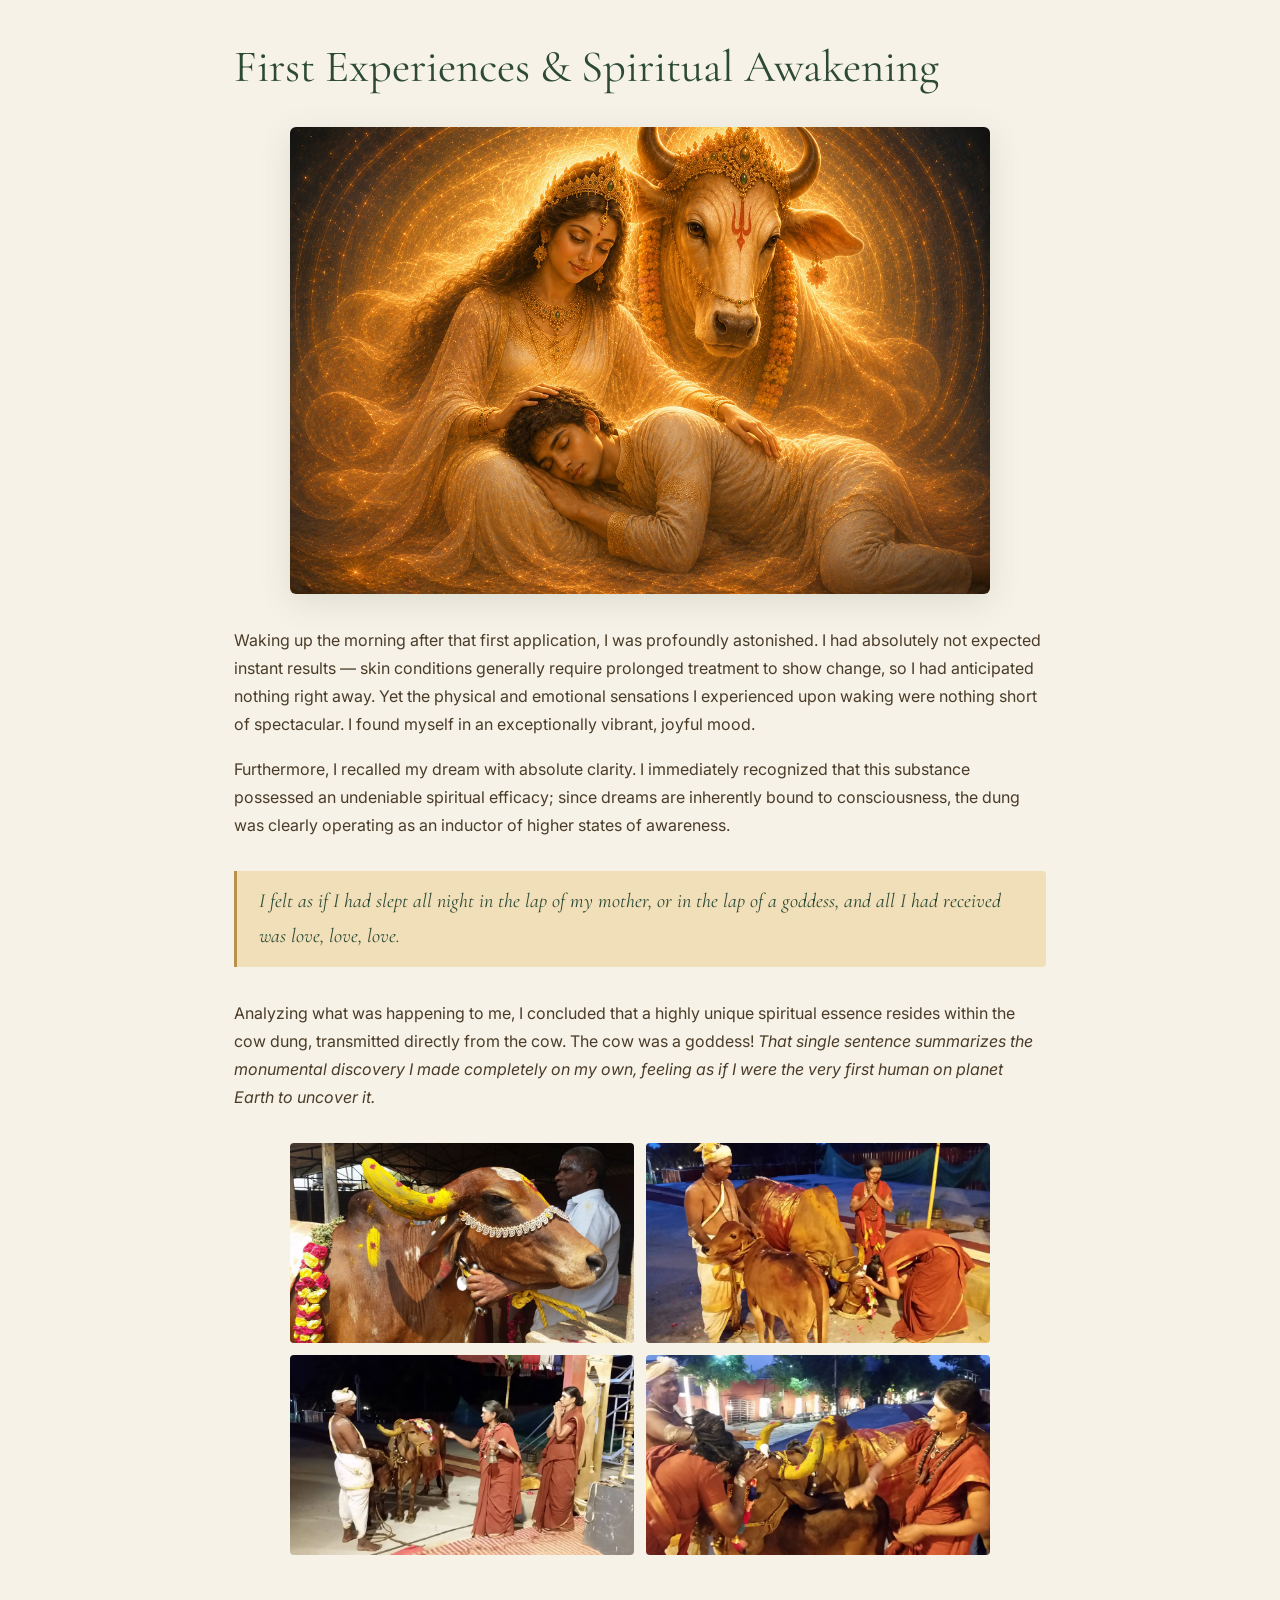
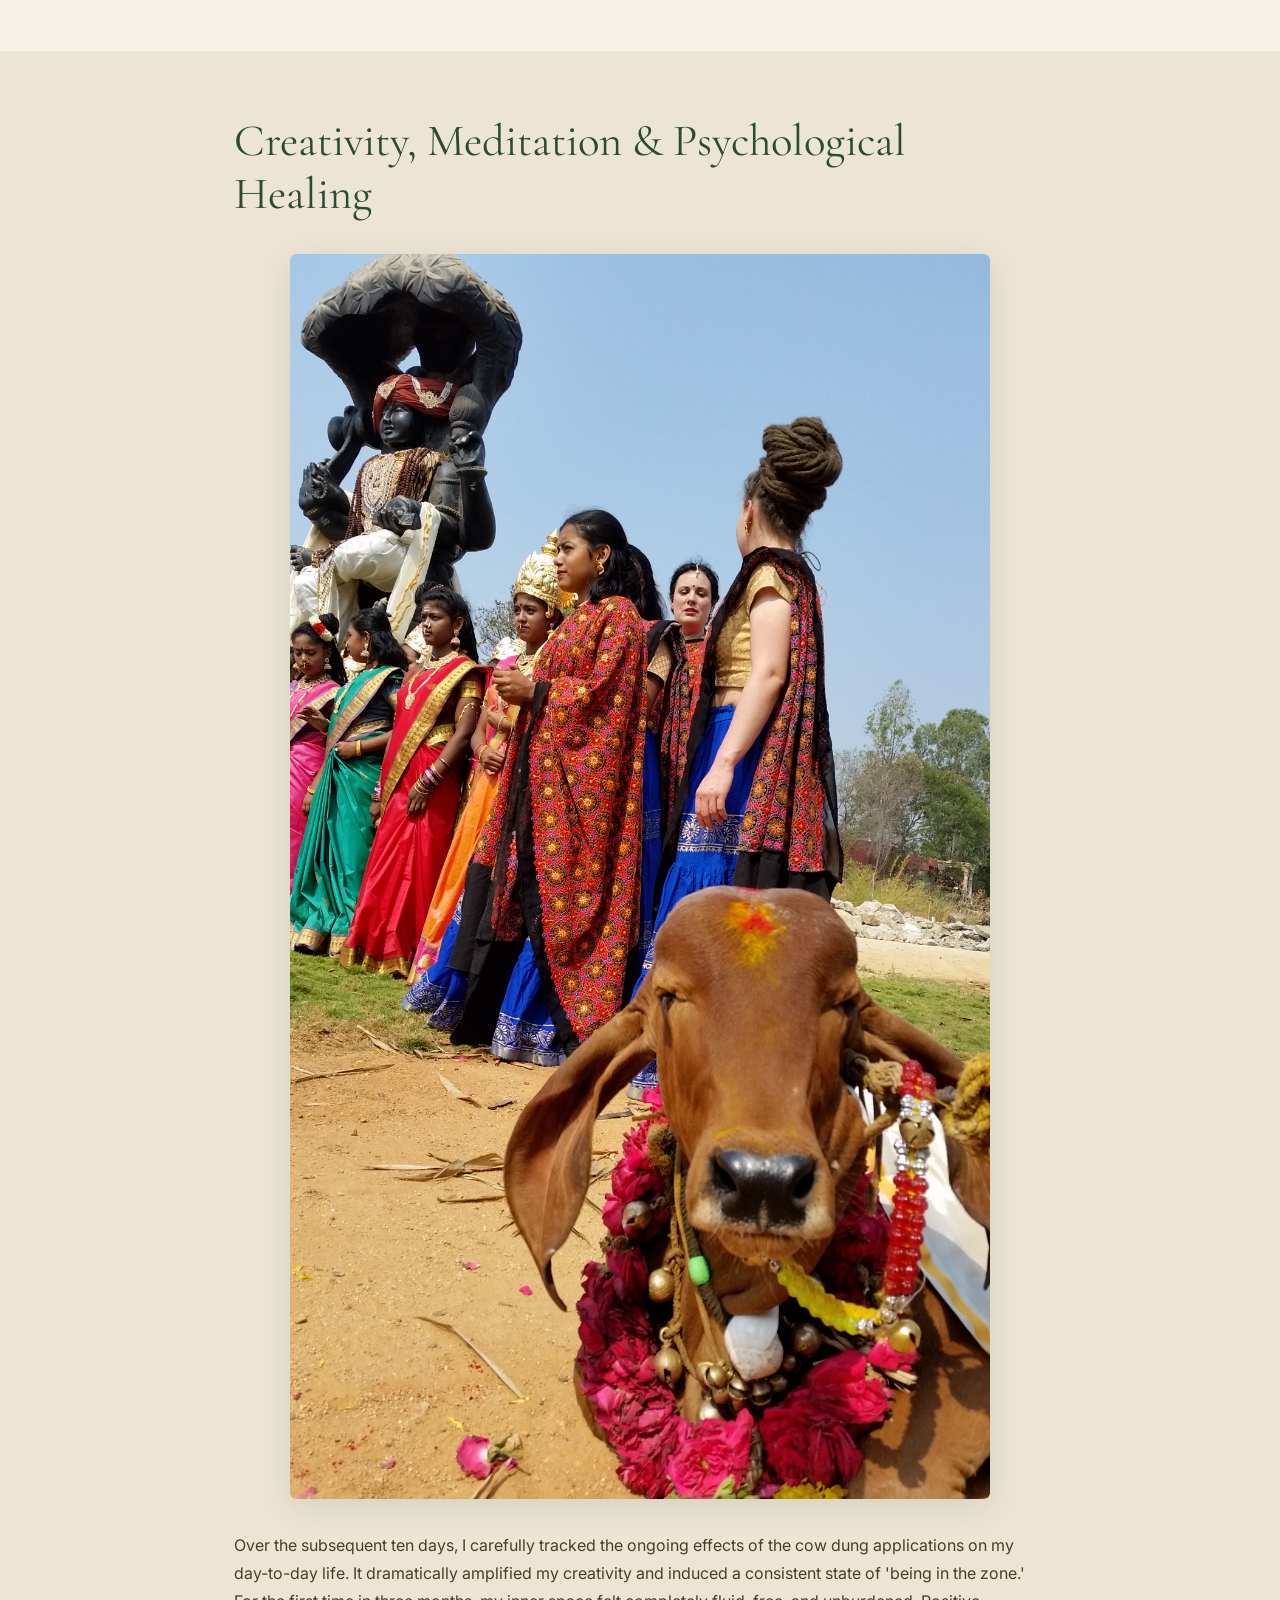
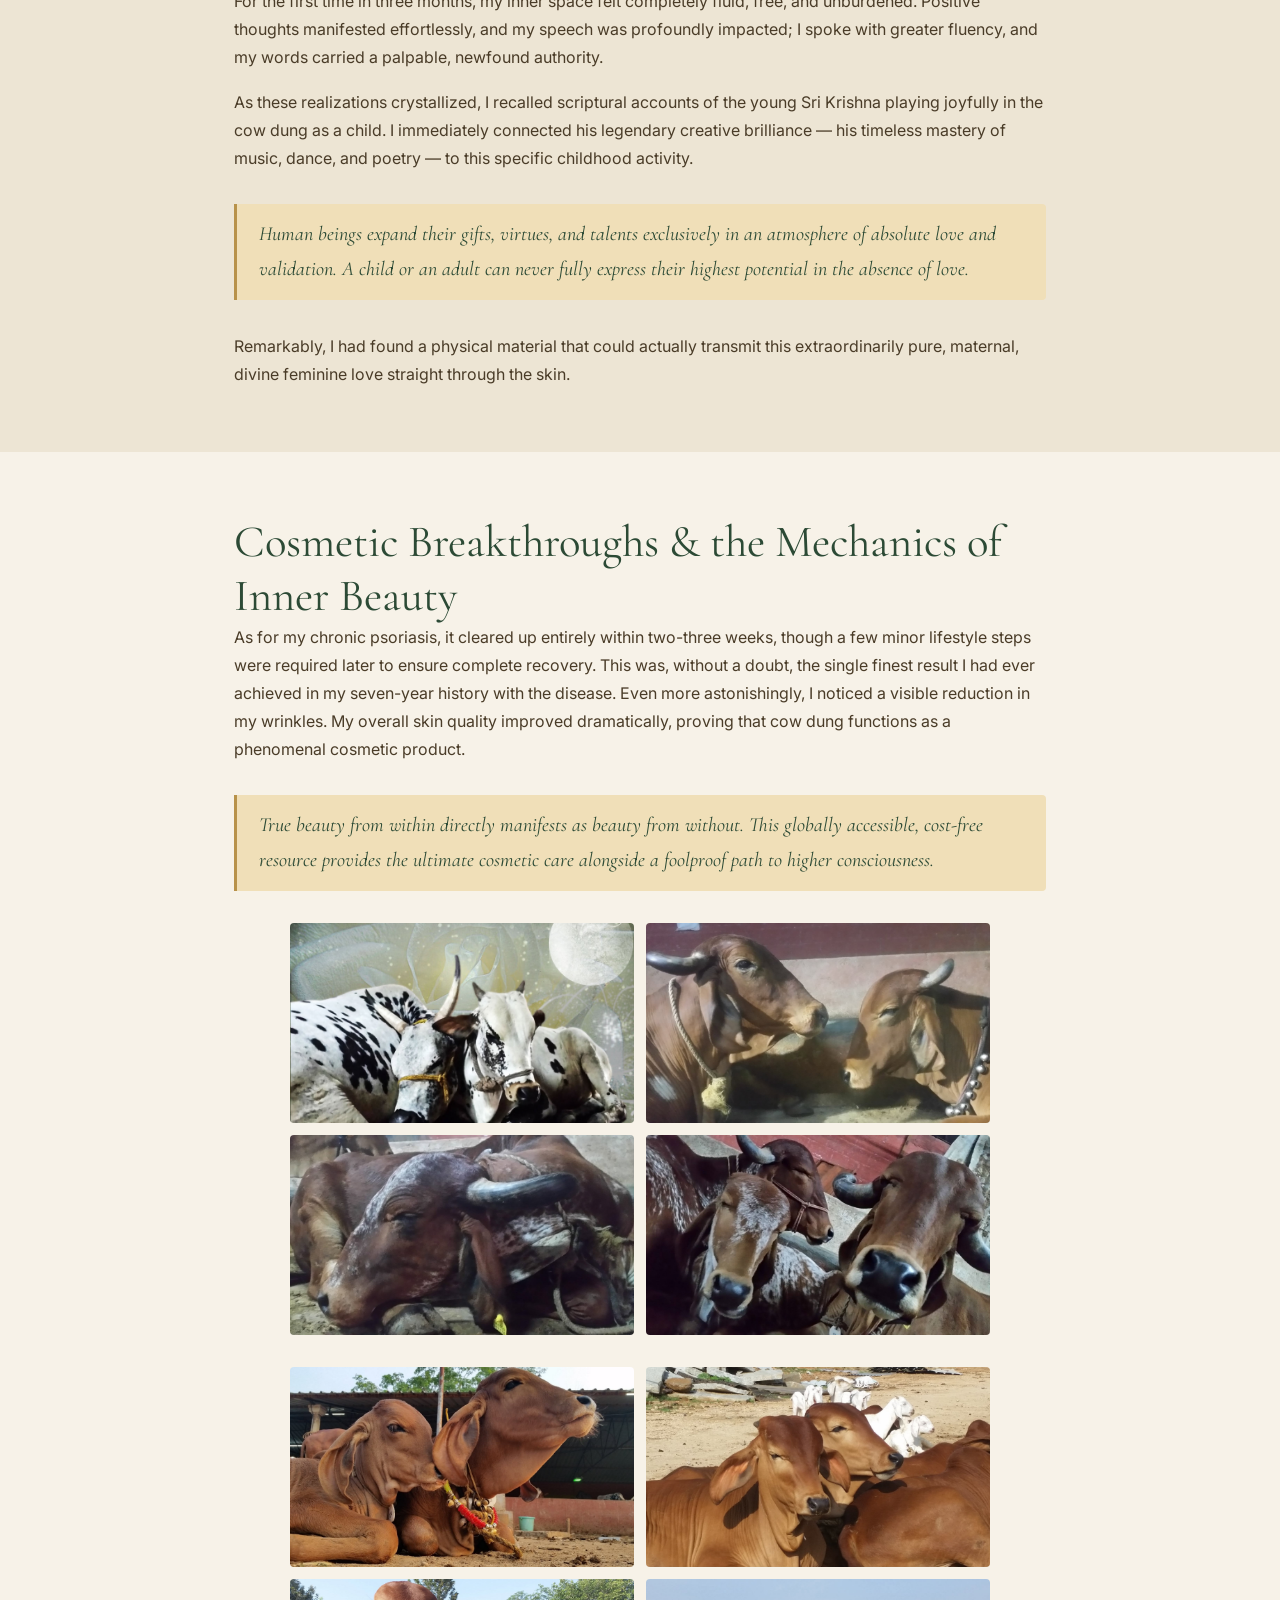
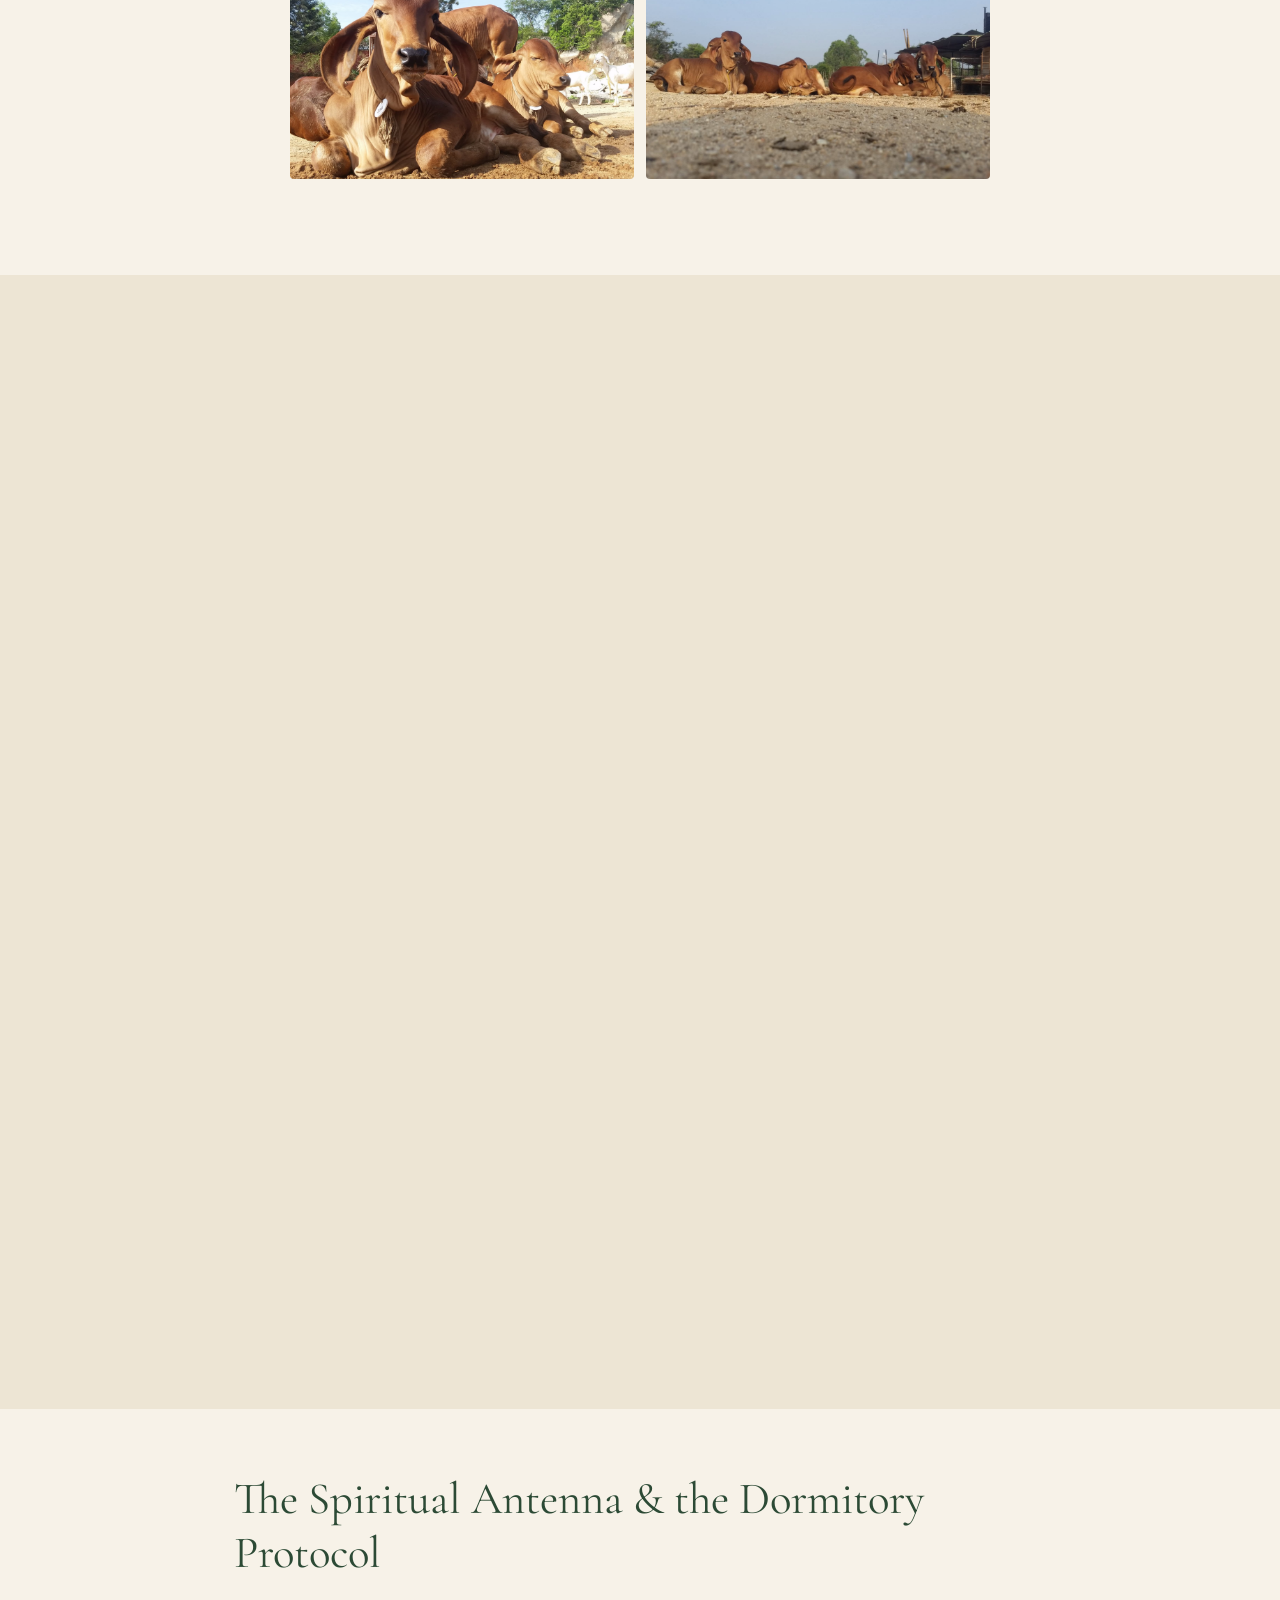
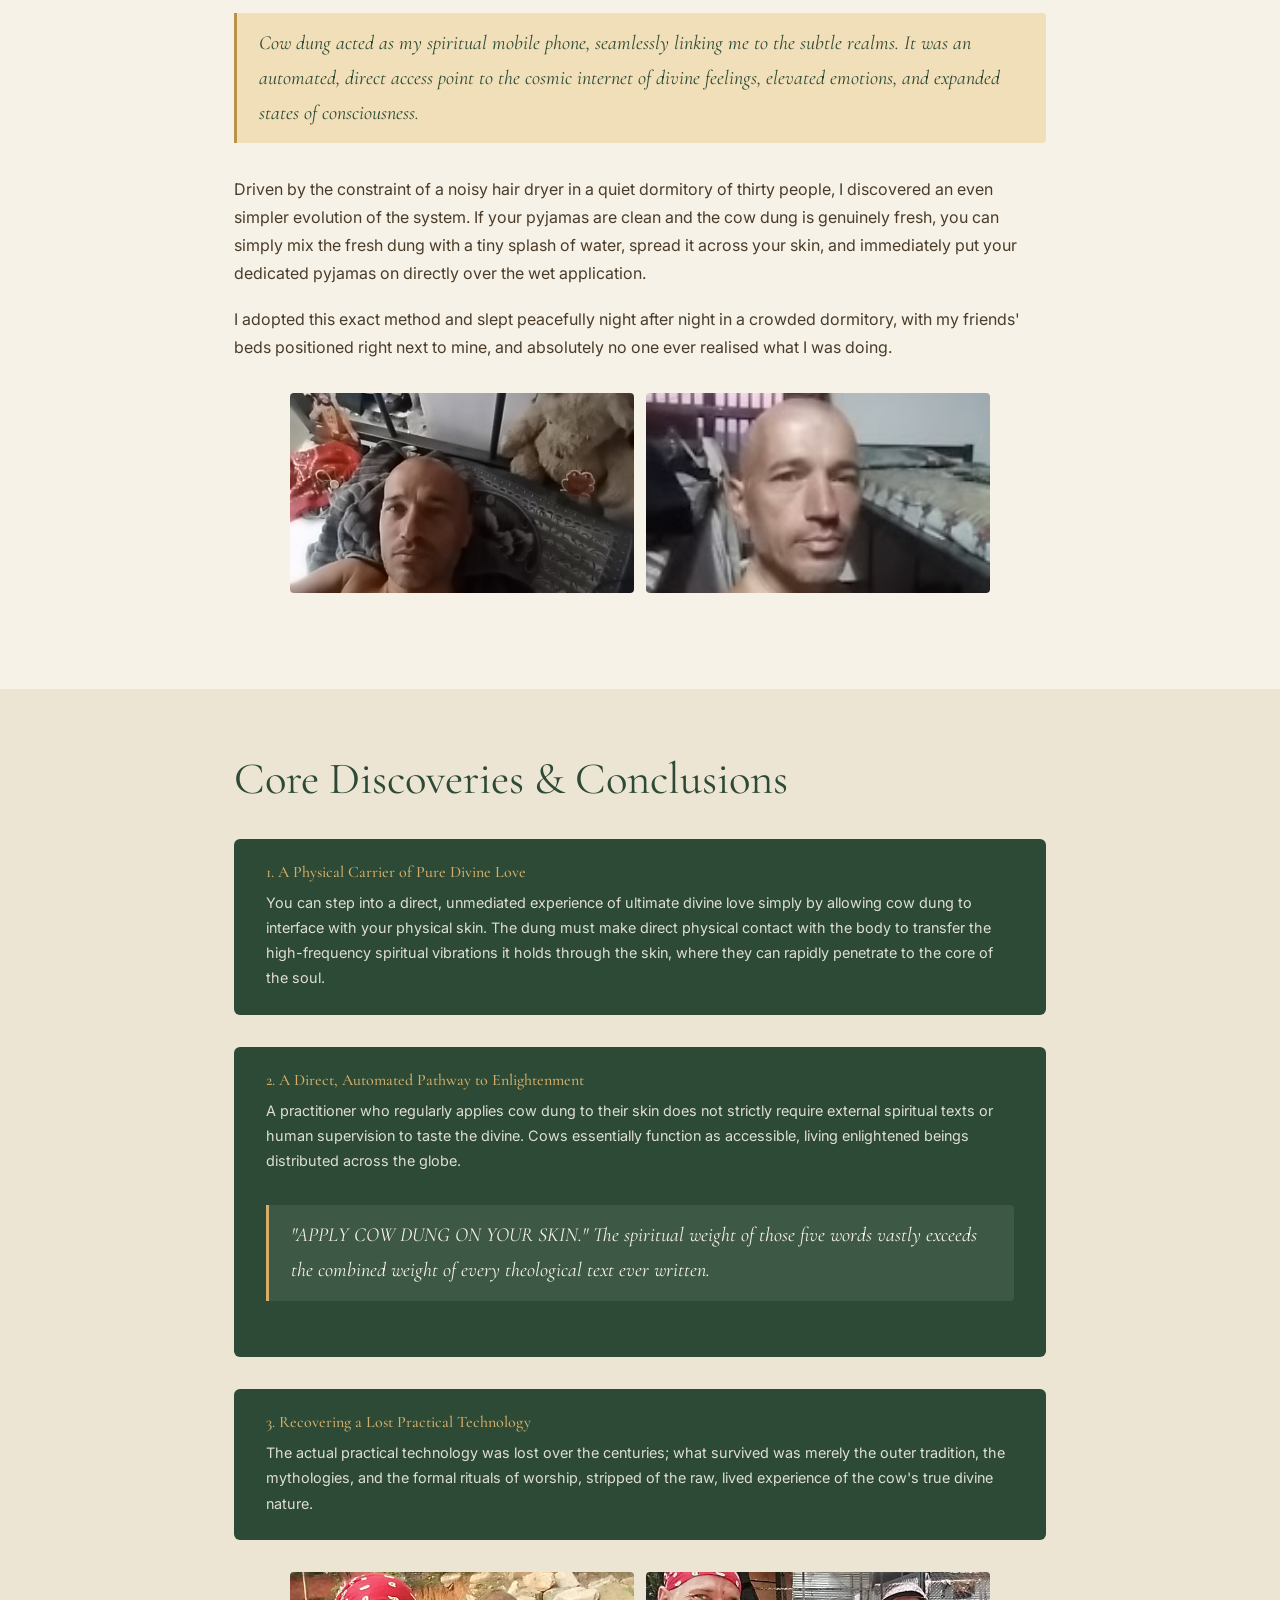
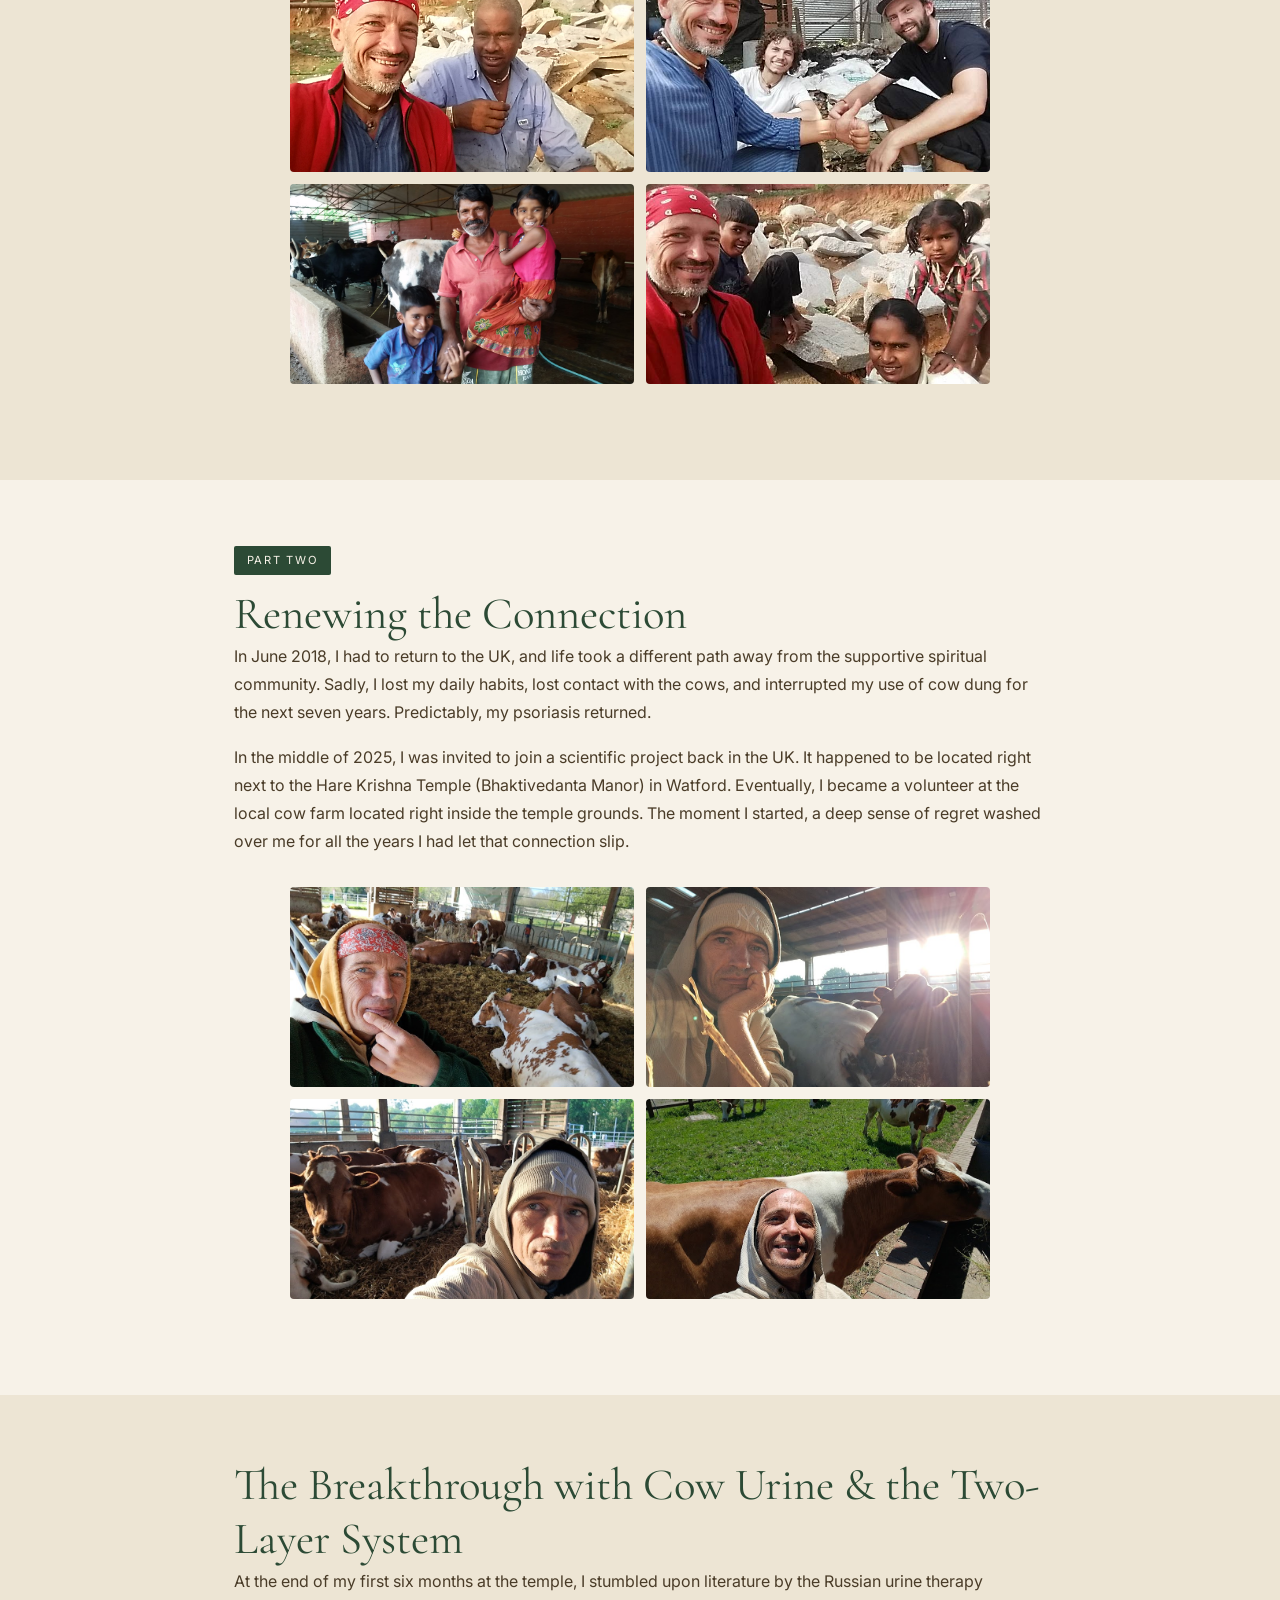
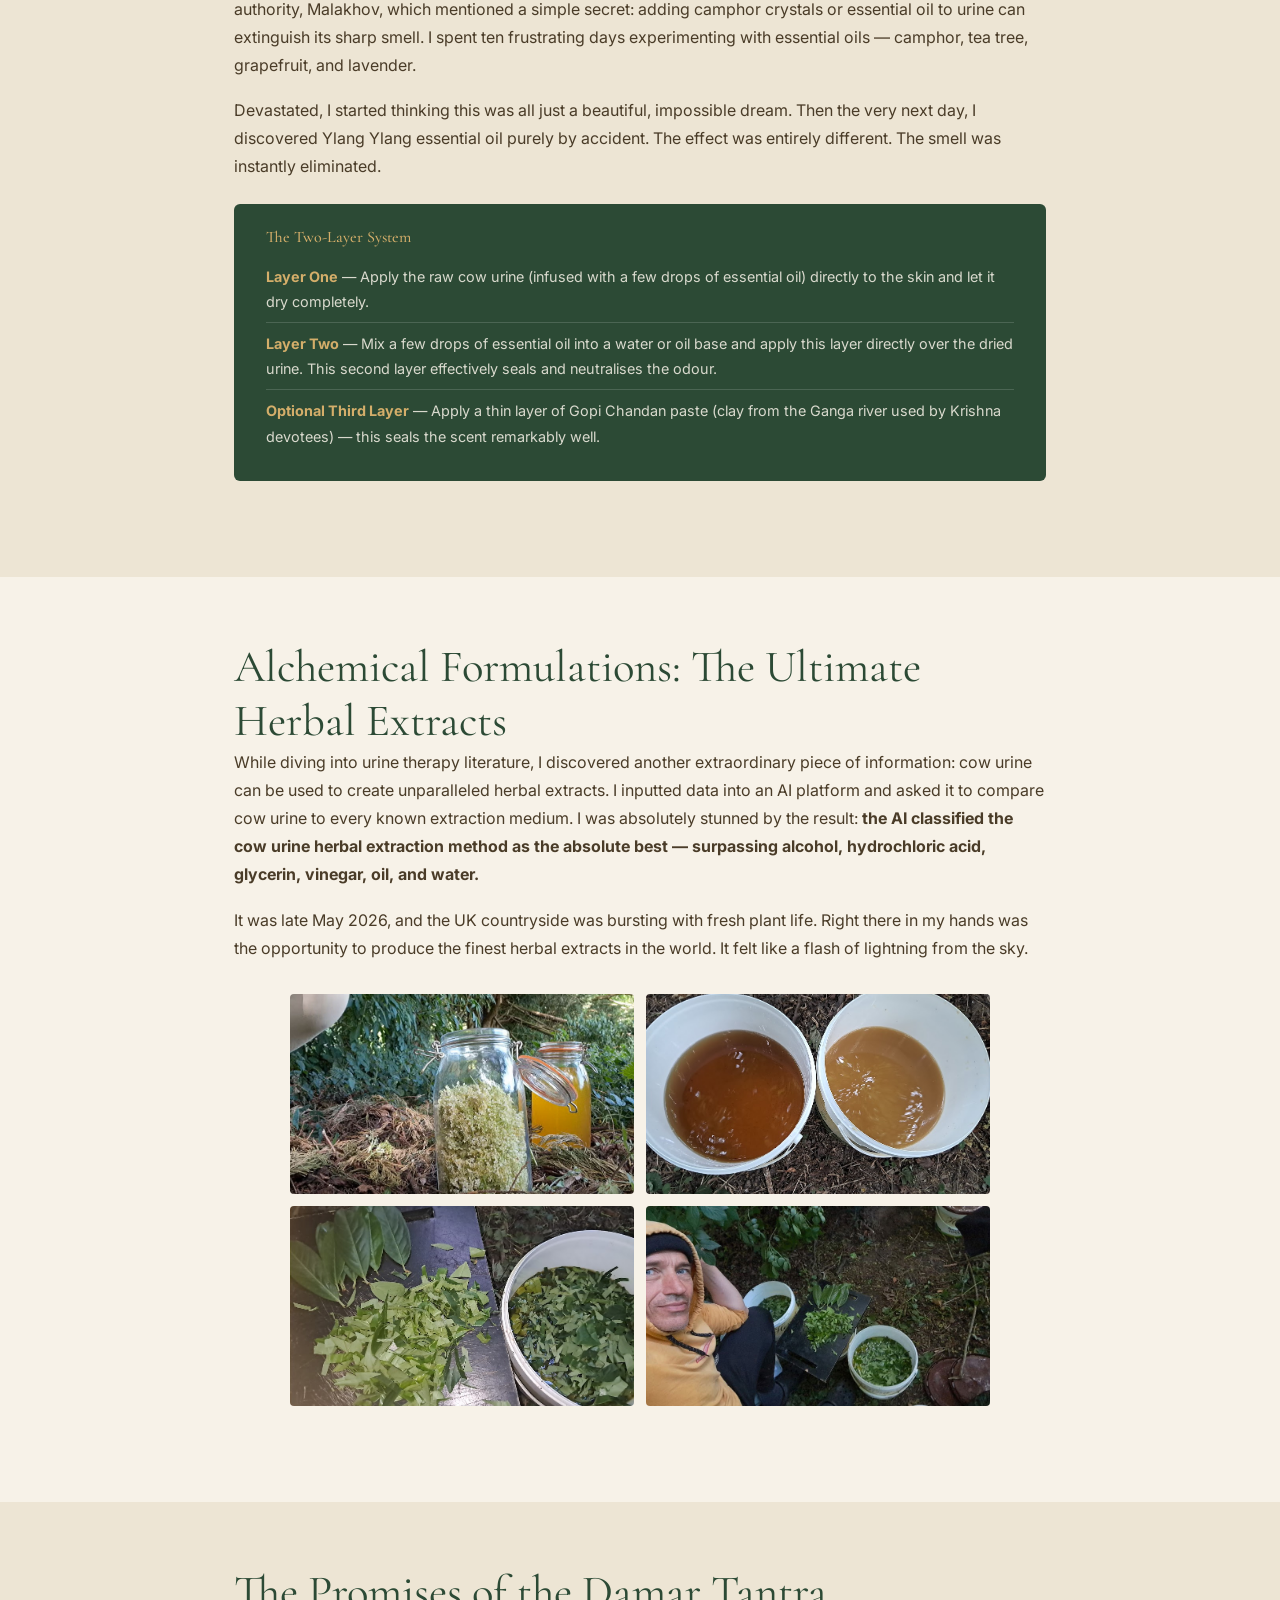
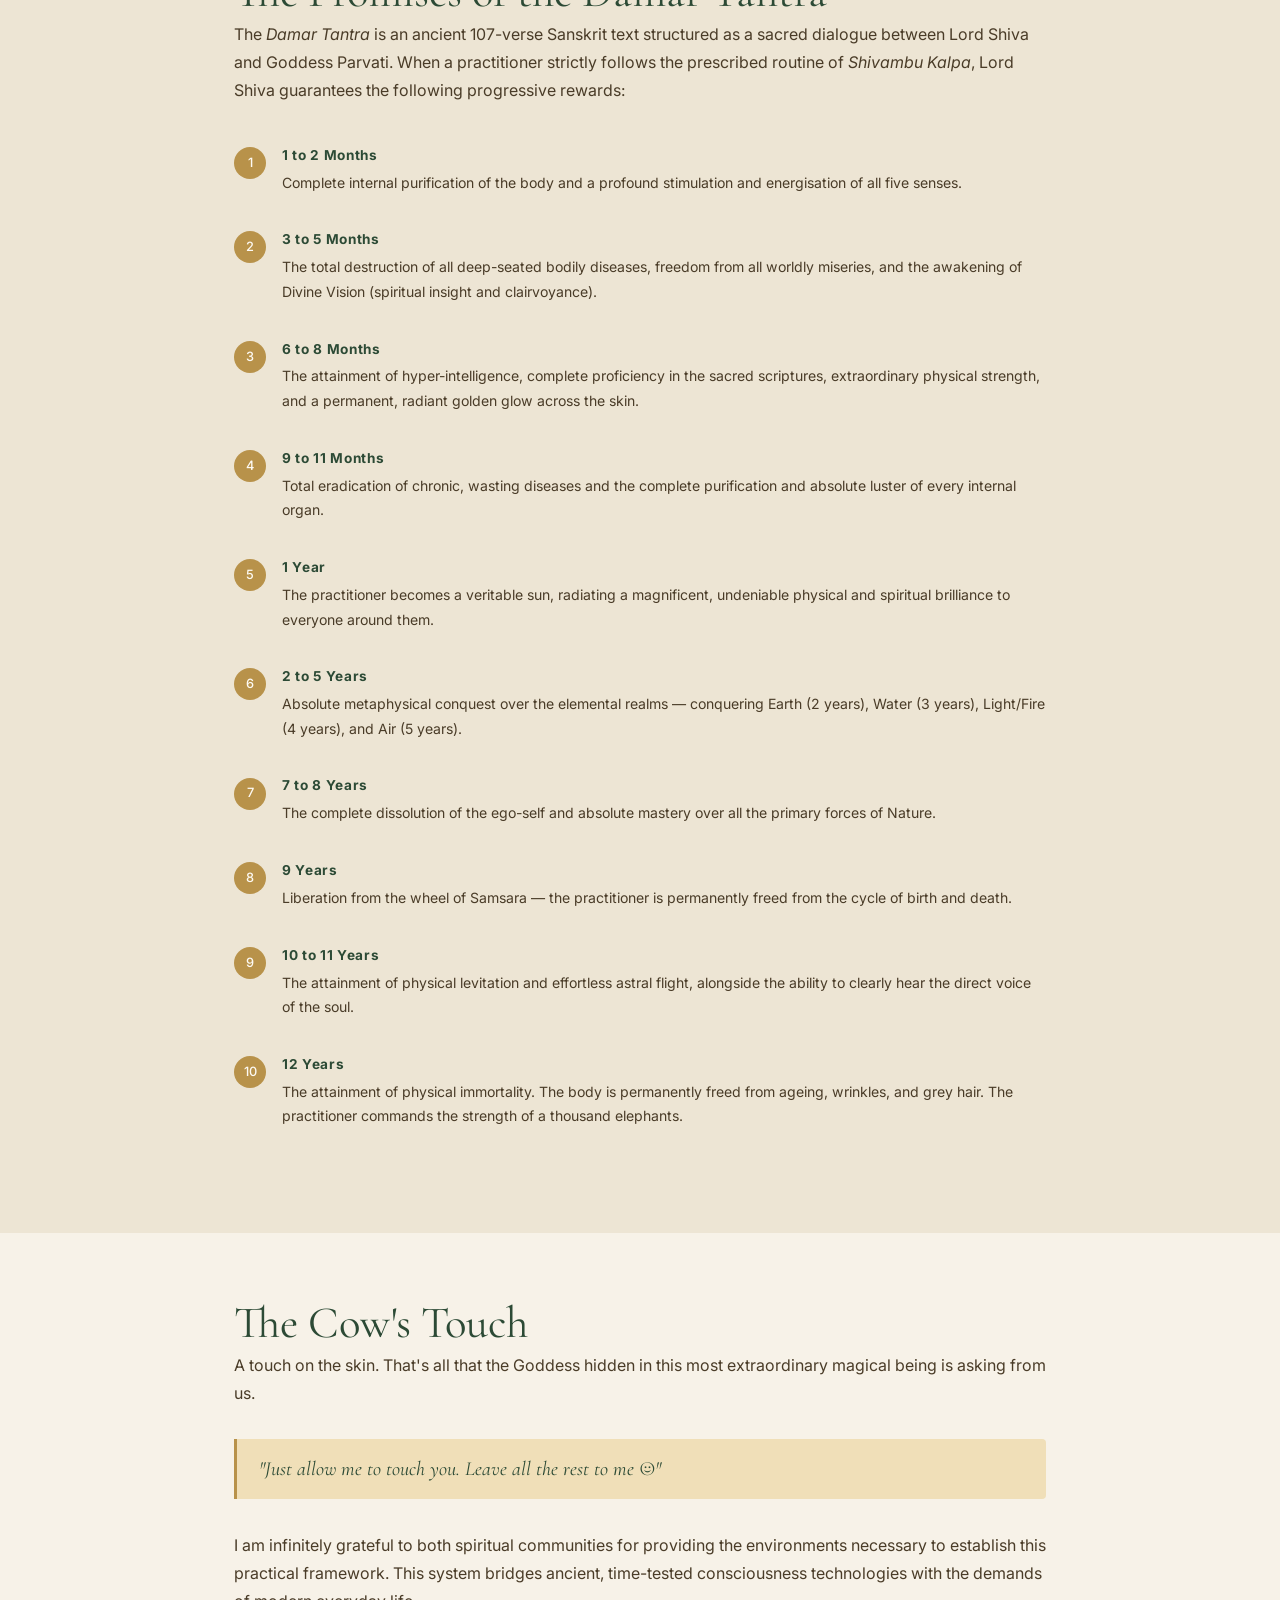
<file: my-story.html>
<!DOCTYPE html>
<html lang="en">
<head>
  <meta charset="UTF-8">
  <meta name="viewport" content="width=device-width, initial-scale=1">
  <title>My Story — The Cow's Touch</title>
  <meta name="description" content="A first-hand account of the healing and spiritual journey with cow dung and cow urine — from the ashrams of India to the farms of England.">
  <link rel="stylesheet" href="style.css">
  <style>
    /* Hero */
    .page-hero { position: relative; min-height: unset; }
    .page-hero img { position: relative !important; width: 100%; height: auto !important; object-fit: unset !important; display: block; }
    .page-hero-overlay { position: absolute; inset: auto 0 0 0 !important; height: 60%; background: linear-gradient(to bottom, rgba(0,0,0,0) 0%, rgba(10,7,2,0.75) 65%, rgba(10,7,2,0.92) 100%) !important; }
    .page-hero-content { position: absolute !important; bottom: 0; left: 0; right: 0; padding: 2.5rem 1.5rem !important; padding-top: 0 !important; max-width: var(--max-w); margin: 0 auto; }
    @media (min-width: 700px) {
      .page-hero-content,
      .page-hero-content h1,
      .page-hero-content p,
      .page-hero-content .eyebrow,
      .page-hero-content .page-subtitle,
      .page-hero-content .hero-subtext {
        color: var(--white) !important;
      }
    }
    .page-hero-content .page-subtitle { font-family: var(--font-display); font-style: italic; font-size: 1.3rem; }
    @media (max-width: 699px) {
      .page-hero { display: flex; flex-direction: column; }
      .page-hero-overlay { display: none !important; }
      .page-hero-content { position: relative !important; background: var(--cream); padding: 1.5rem !important; bottom: auto; }
      .page-hero-content, .page-hero-content h1, .page-hero-content p { color: var(--text) !important; }
      .page-hero-content .eyebrow { color: var(--gold) !important; }
      .page-hero-content h1 { color: var(--green) !important; }
      .page-hero-content .page-subtitle { color: var(--green) !important; }
      .page-hero-content .hero-subtext { color: var(--text) !important; font-size: 0.95rem; }
    }
    /* Layout */
    .text-block { max-width: var(--max-w); margin: 0 auto; padding: 0 1.5rem; }
    .text-block p { max-width: none; }
    .section-img { display: block; width: 100%; max-width: 700px; margin: 2rem auto; border-radius: 6px; box-shadow: 0 8px 32px rgba(44,74,53,0.13); }
    .photo-row { display: grid; grid-template-columns: repeat(2, 1fr); gap: 0.75rem; max-width: 700px; margin: 2rem auto; }
    .photo-row img { width: 100%; height: 200px; object-fit: cover; border-radius: 4px; }
    @media (max-width: 500px) { .photo-row { grid-template-columns: 1fr; } .photo-row img { height: 220px; } }
    .part-label { display: inline-block; background: var(--green); color: var(--cream); font-size: 0.7rem; letter-spacing: 0.15em; text-transform: uppercase; padding: 0.3rem 0.8rem; border-radius: 2px; margin-bottom: 0.8rem; }
    .discovery-box { background: var(--green); color: var(--cream); border-radius: 6px; padding: 1.5rem 2rem; margin: 2rem 0; }
    .discovery-box h4 { color: var(--gold-light); margin-bottom: 0.5rem; font-size: 1rem; }
    .discovery-box p { color: rgba(247,242,232,0.88); font-size: 0.9rem; margin: 0; max-width: none; }
    /* Timeline */
    .damar-list { list-style: none; margin: 1.5rem 0; padding: 0; }
    .damar-list li { display: flex; gap: 1rem; padding: 1rem 0; border-bottom: 1px solid var(--cream-deep); align-items: flex-start; }
    .damar-list li:last-child { border-bottom: none; }
    .damar-num { background: var(--gold); color: var(--white); width: 2rem; height: 2rem; border-radius: 50%; display: flex; align-items: center; justify-content: center; font-size: 0.8rem; font-weight: 500; flex-shrink: 0; margin-top: 0.2rem; }
    .damar-content { flex: 1; }
    .damar-content strong { display: block; color: var(--green); margin-bottom: 0.2rem; font-size: 0.85rem; letter-spacing: 0.05em; }
    .damar-content p { font-size: 0.88rem; margin: 0; max-width: none; }
  </style>
</head>
<body>
  <nav class="site-nav"><div class="nav-inner">
    <a href="index.html" class="nav-logo">Cow's <span>Touch</span></a>
    <button class="nav-toggle" aria-label="Open menu" aria-expanded="false"><span></span><span></span><span></span></button>
    <ul class="nav-links" id="nav-links">
      <li><a href="index.html">Home</a></li><li><a href="cow-dung.html">Cow Dung</a></li>
      <li><a href="cow-urine.html">Cow Urine</a></li><li><a href="cow-ghee.html">Cow Ghee</a></li>
      <li><a href="panchagavya.html">Panchagavya</a></li><li><a href="how-to-apply.html">How to Apply</a></li>
      <li><a href="protecting-the-cow.html">Protecting the Cow</a></li><li><a href="references.html">References</a></li>
      <li><a href="my-story.html" class="active">My Story</a></li><li><a href="contact.html">Contact</a></li>
    </ul>
  </div></nav>

  <section class="page-hero">
    <img src="images/story/story_01_hero.jpg" alt="Manu at the ashram — the beginning of the journey" loading="eager">
    <div class="page-hero-overlay"></div>
    <div class="page-hero-content">
      <span class="eyebrow">A Personal Journey</span>
      <h1>My Experience with the Healing &amp; Spiritual Qualities of Cow Dung</h1>
    </div>
  </section>

  <div class="breadcrumb"><a href="index.html">Home</a> <span>›</span> My Story</div>

  <!-- About Me -->
  <section class="section">
    <div class="text-block">
      <div class="reveal">
        <img src="images/story/story_02_about_me.jpg" alt="Momchil Pavlov (Manu) — Sri Nithya Uttarananda" loading="lazy" class="section-img">
        <h2>About Me</h2>
        <p>My name is <strong>Momchil Pavlov</strong>, though I am widely known by my nickname, <strong>Manu</strong>. My spiritual name is <strong>Sri Nithya Uttarananda</strong>. Originally from Bulgaria, I am a dedicated devotee of the Avatar, HDH Paramahamsa Nithyananda.</p>
        <p style="font-size:0.85rem; color:var(--text-light); font-style:italic;">January 24, 2018 | Nithyananda Peetham, Bidadi, Bengaluru, India</p>
      </div>
    </div>
  </section>

  <!-- Part One -->
  <section class="section" style="background:var(--cream-deep);">
    <div class="text-block">
      <div class="reveal">
        <span class="part-label">Part One</span>
        <h2>How It Started</h2>
        <img src="images/story/story_03_part_one.jpg" alt="The ashram goshala where the journey began" loading="lazy" class="section-img">
        <p>My journey with the extraordinary healing and spiritual dimensions of cow dung began around late August 2017. I had moved to live at the ashram with Swamiji (my guru) earlier that year, in May. Shortly after settling in, I began looking for ways to obtain and use fresh cow urine from our resident cattle for healing purposes. I had suffered from psoriasis for seven years and had discovered through online research that cow urine serves as a comprehensive remedy for numerous ailments.</p>
        <p>Everything changed when I stumbled upon a video featuring a practitioner from a holistic healing center. The video demonstrated the application of cow dung directly onto a patient's skin, yielding exceptionally positive results for their skin disorder in just fourteen days. Encouraged by this footage, I decided to shift my focus to cow dung — it was readily available and I could collect it independently without needing anyone's permission or assistance.</p>
        <p>That evening, just before going to bed, I slipped into the bathroom, applied it all over my body, waited a few minutes, and rinsed it away. To my great relief, the dung carried no lingering foul odor, dissolved effortlessly down the bathroom pipes without leaving a trace, and allowed me to fall into a deep, restful sleep.</p>
      </div>
    </div>
  </section>

  <!-- First Experiences -->
  <section class="section">
    <div class="text-block">
      <div class="reveal">
        <h2>First Experiences &amp; Spiritual Awakening</h2>
        <img src="images/story/story_04_first_experiences-goddess-lap.jpg" alt="A vision of sleeping in the lap of a goddess — pure divine love" loading="lazy" class="section-img">
        <p>Waking up the morning after that first application, I was profoundly astonished. I had absolutely not expected instant results — skin conditions generally require prolonged treatment to show change, so I had anticipated nothing right away. Yet the physical and emotional sensations I experienced upon waking were nothing short of spectacular. I found myself in an exceptionally vibrant, joyful mood.</p>
        <p>Furthermore, I recalled my dream with absolute clarity. I immediately recognized that this substance possessed an undeniable spiritual efficacy; since dreams are inherently bound to consciousness, the dung was clearly operating as an inductor of higher states of awareness.</p>
        <blockquote>I felt as if I had slept all night in the lap of my mother, or in the lap of a goddess, and all I had received was love, love, love.</blockquote>
        <p>Analyzing what was happening to me, I concluded that a highly unique spiritual essence resides within the cow dung, transmitted directly from the cow. The cow was a goddess! <em>That single sentence summarizes the monumental discovery I made completely on my own, feeling as if I were the very first human on planet Earth to uncover it.</em></p>
      </div>

      <div class="photo-row reveal">
        <img src="images/story/story_04_end.jpg" alt="Sacred cows at the ashram goshala" loading="lazy">
        <img src="images/story/story_04_end2.jpg" alt="Sacred cows at the ashram goshala" loading="lazy">
        <img src="images/story/story_04_end3.jpg" alt="Sacred cows at the ashram goshala" loading="lazy">
        <img src="images/story/story_04_end4.jpg" alt="Sacred cows at the ashram goshala" loading="lazy">
      </div>
    </div>
  </section>

  <!-- Creativity -->
  <section class="section" style="background:var(--cream-deep);">
    <div class="text-block">
      <div class="reveal">
        <h2>Creativity, Meditation &amp; Psychological Healing</h2>
        <img src="images/story/story_05_creativity_meditation.jpg" alt="Manu in deep meditation and creative flow" loading="lazy" class="section-img">
        <p>Over the subsequent ten days, I carefully tracked the ongoing effects of the cow dung applications on my day-to-day life. It dramatically amplified my creativity and induced a consistent state of 'being in the zone.' For the first time in three months, my inner space felt completely fluid, free, and unburdened. Positive thoughts manifested effortlessly, and my speech was profoundly impacted; I spoke with greater fluency, and my words carried a palpable, newfound authority.</p>
        <p>As these realizations crystallized, I recalled scriptural accounts of the young Sri Krishna playing joyfully in the cow dung as a child. I immediately connected his legendary creative brilliance — his timeless mastery of music, dance, and poetry — to this specific childhood activity.</p>
        <blockquote>Human beings expand their gifts, virtues, and talents exclusively in an atmosphere of absolute love and validation. A child or an adult can never fully express their highest potential in the absence of love.</blockquote>
        <p>Remarkably, I had found a physical material that could actually transmit this extraordinarily pure, maternal, divine feminine love straight through the skin.</p>
      </div>
    </div>
  </section>

  <!-- Cosmetic Results -->
  <section class="section">
    <div class="text-block">
      <div class="reveal">
        <h2>Cosmetic Breakthroughs &amp; the Mechanics of Inner Beauty</h2>
        <p>As for my chronic psoriasis, it cleared up entirely within two-three weeks, though a few minor lifestyle steps were required later to ensure complete recovery. This was, without a doubt, the single finest result I had ever achieved in my seven-year history with the disease. Even more astonishingly, I noticed a visible reduction in my wrinkles. My overall skin quality improved dramatically, proving that cow dung functions as a phenomenal cosmetic product.</p>
        <blockquote>True beauty from within directly manifests as beauty from without. This globally accessible, cost-free resource provides the ultimate cosmetic care alongside a foolproof path to higher consciousness.</blockquote>
      </div>
      <div class="photo-row reveal">
        <img src="images/story/story_06_cosmetic-01.jpg" alt="Cosmetic results from cow dung application" loading="lazy">
        <img src="images/story/story_06_cosmetic-02.jpg" alt="Cosmetic results from cow dung application" loading="lazy">
        <img src="images/story/story_06_cosmetic-03.jpg" alt="Cosmetic results from cow dung application" loading="lazy">
        <img src="images/story/story_06_cosmetic-04.jpg" alt="Cosmetic results from cow dung application" loading="lazy">
      </div>
      <div class="photo-row reveal">
        <img src="images/story/story_06_end-01.jpg" alt="Life at the ashram with the sacred cows" loading="lazy">
        <img src="images/story/story_06_end-02.jpg" alt="Life at the ashram with the sacred cows" loading="lazy">
        <img src="images/story/story_06_end-03.jpg" alt="Life at the ashram with the sacred cows" loading="lazy">
        <img src="images/story/story_06_end04.jpg" alt="Life at the ashram with the sacred cows" loading="lazy">
      </div>
    </div>
  </section>

  <!-- Western Breeds -->
  <section class="section" style="background:var(--cream-deep);">
    <div class="text-block">
      <div class="reveal">
        <h2>Experiments with Western Industrial Breeds</h2>
        <p>Unfortunately, I had to temporarily pause my experiments to travel to the United Kingdom to renew my visa. I grew eager to continue and resolved to secure some cow dung from a local British farmer. These were standard industrial dairy cattle — the classic black-and-white Holstein breed. When I stepped into the bathtub and began applying it, even I — despite my months of training — felt a wave of disgust at the pungent smell. Yet, within barely a minute of application, an unmistakable, deeply soothing wave of calmness swept through my entire body.</p>
        <img src="images/story/story_07_beach_experience.jpg" alt="Vision on the beach — a feminine presence appearing during meditation" loading="lazy" class="section-img">
        <p>The following morning, I went down to the seashore for my routine meditation. Shortly after sitting down on the beach, an immensely powerful surge of energy shot upward from the base of my spine directly to the crown of my head. Soon after, with my eyes closed, a distinct feminine form began to manifest vividly in front of me.</p>
        <div class="discovery-box">
          <h4>The Key Conclusion</h4>
          <p>I have detailed this experience using a standard, industrial Holstein dairy cow precisely to prove a crucial point: <strong style="color:var(--gold-light);">even Western commercial cattle are fully capable of transmitting profound healing and high-level spiritual experiences</strong>, despite not being treated with the specialised love, care, and sanctity found in India.</p>
        </div>
      </div>
    </div>
  </section>

  <!-- Spiritual Antenna -->
  <section class="section">
    <div class="text-block">
      <div class="reveal">
        <h2>The Spiritual Antenna &amp; the Dormitory Protocol</h2>
        <blockquote>Cow dung acted as my spiritual mobile phone, seamlessly linking me to the subtle realms. It was an automated, direct access point to the cosmic internet of divine feelings, elevated emotions, and expanded states of consciousness.</blockquote>
        <p>Driven by the constraint of a noisy hair dryer in a quiet dormitory of thirty people, I discovered an even simpler evolution of the system. If your pyjamas are clean and the cow dung is genuinely fresh, you can simply mix the fresh dung with a tiny splash of water, spread it across your skin, and immediately put your dedicated pyjamas on directly over the wet application.</p>
        <p>I adopted this exact method and slept peacefully night after night in a crowded dormitory, with my friends' beds positioned right next to mine, and absolutely no one ever realised what I was doing.</p>
      </div>
      <div class="photo-row reveal">
        <img src="images/story/story_09_spiritual_antenna_dorm01.jpg" alt="Dormitory life at the ashram" loading="lazy">
        <img src="images/story/story_09_spiritual_antenna_dorm02.jpg" alt="The communal dormitory where the pajama protocol was perfected" loading="lazy">
      </div>
    </div>
  </section>

  <!-- Core Discoveries -->
  <section class="section" style="background:var(--cream-deep);">
    <div class="text-block">
      <div class="reveal">
        <h2>Core Discoveries &amp; Conclusions</h2>
        <div class="discovery-box" style="margin-bottom:1.2rem;">
          <h4>1. A Physical Carrier of Pure Divine Love</h4>
          <p>You can step into a direct, unmediated experience of ultimate divine love simply by allowing cow dung to interface with your physical skin. The dung must make direct physical contact with the body to transfer the high-frequency spiritual vibrations it holds through the skin, where they can rapidly penetrate to the core of the soul.</p>
        </div>
        <div class="discovery-box" style="margin-bottom:1.2rem;">
          <h4>2. A Direct, Automated Pathway to Enlightenment</h4>
          <p>A practitioner who regularly applies cow dung to their skin does not strictly require external spiritual texts or human supervision to taste the divine. Cows essentially function as accessible, living enlightened beings distributed across the globe.</p>
          <blockquote style="background:rgba(255,255,255,0.08); border-left-color:var(--gold-light); color:var(--cream);">"APPLY COW DUNG ON YOUR SKIN." The spiritual weight of those five words vastly exceeds the combined weight of every theological text ever written.</blockquote>
        </div>
        <div class="discovery-box">
          <h4>3. Recovering a Lost Practical Technology</h4>
          <p>The actual practical technology was lost over the centuries; what survived was merely the outer tradition, the mythologies, and the formal rituals of worship, stripped of the raw, lived experience of the cow's true divine nature.</p>
        </div>
      </div>
      <div class="photo-row reveal">
        <img src="images/story/story_10_core_discoveries-01.jpg" alt="Life at the ashram goshala with fellow devotees" loading="lazy">
        <img src="images/story/story_10_core_discoveries-02.jpg" alt="Life at the ashram goshala with fellow devotees" loading="lazy">
        <img src="images/story/story_10_core_discoveries-03.jpg" alt="Life at the ashram goshala with fellow devotees" loading="lazy">
        <img src="images/story/story_10_core_discoveries-04.jpg" alt="Life at the ashram goshala with fellow devotees" loading="lazy">
      </div>
    </div>
  </section>

  <!-- Part Two -->
  <section class="section">
    <div class="text-block">
      <div class="reveal">
        <span class="part-label">Part Two</span>
        <h2>Renewing the Connection</h2>
        <p>In June 2018, I had to return to the UK, and life took a different path away from the supportive spiritual community. Sadly, I lost my daily habits, lost contact with the cows, and interrupted my use of cow dung for the next seven years. Predictably, my psoriasis returned.</p>
        <p>In the middle of 2025, I was invited to join a scientific project back in the UK. It happened to be located right next to the Hare Krishna Temple (Bhaktivedanta Manor) in Watford. Eventually, I became a volunteer at the local cow farm located right inside the temple grounds. The moment I started, a deep sense of regret washed over me for all the years I had let that connection slip.</p>
      </div>
      <div class="photo-row reveal">
        <img src="images/story/story_11_part2-renewal_01.jpg" alt="Manu volunteering at the Hare Krishna Temple cow farm in Watford" loading="lazy">
        <img src="images/story/story_11_part2-renewal_02.jpg" alt="Manu volunteering at the Hare Krishna Temple cow farm in Watford" loading="lazy">
        <img src="images/story/story_11_part2-renewal_03.jpg" alt="Manu volunteering at the Hare Krishna Temple cow farm in Watford" loading="lazy">
        <img src="images/story/story_11_part2-renewal_04.jpg" alt="Manu volunteering at the Hare Krishna Temple cow farm in Watford" loading="lazy">
      </div>
    </div>
  </section>

  <!-- Cow Urine & Two-Layer System -->
  <section class="section" style="background:var(--cream-deep);">
    <div class="text-block">
      <div class="reveal">
        <h2>The Breakthrough with Cow Urine &amp; the Two-Layer System</h2>
        <p>At the end of my first six months at the temple, I stumbled upon literature by the Russian urine therapy authority, Malakhov, which mentioned a simple secret: adding camphor crystals or essential oil to urine can extinguish its sharp smell. I spent ten frustrating days experimenting with essential oils — camphor, tea tree, grapefruit, and lavender.</p>
        <p>Devastated, I started thinking this was all just a beautiful, impossible dream. Then the very next day, I discovered Ylang Ylang essential oil purely by accident. The effect was entirely different. The smell was instantly eliminated.</p>
        <div class="discovery-box" style="margin-top:1.5rem;">
          <h4>The Two-Layer System</h4>
          <ul style="list-style:none; margin-top:0.5rem;">
            <li style="padding:0.5rem 0; border-bottom:1px solid rgba(255,255,255,0.15); color:rgba(247,242,232,0.85); font-size:0.9rem;"><strong style="color:var(--gold-light);">Layer One</strong> — Apply the raw cow urine (infused with a few drops of essential oil) directly to the skin and let it dry completely.</li>
            <li style="padding:0.5rem 0; border-bottom:1px solid rgba(255,255,255,0.15); color:rgba(247,242,232,0.85); font-size:0.9rem;"><strong style="color:var(--gold-light);">Layer Two</strong> — Mix a few drops of essential oil into a water or oil base and apply this layer directly over the dried urine. This second layer effectively seals and neutralises the odour.</li>
            <li style="padding:0.5rem 0; color:rgba(247,242,232,0.85); font-size:0.9rem;"><strong style="color:var(--gold-light);">Optional Third Layer</strong> — Apply a thin layer of Gopi Chandan paste (clay from the Ganga river used by Krishna devotees) — this seals the scent remarkably well.</li>
          </ul>
        </div>
      </div>
    </div>
  </section>

  <!-- Herbal Alchemy -->
  <section class="section">
    <div class="text-block">
      <div class="reveal">
        <h2>Alchemical Formulations: The Ultimate Herbal Extracts</h2>
        <p>While diving into urine therapy literature, I discovered another extraordinary piece of information: cow urine can be used to create unparalleled herbal extracts. I inputted data into an AI platform and asked it to compare cow urine to every known extraction medium. I was absolutely stunned by the result: <strong>the AI classified the cow urine herbal extraction method as the absolute best — surpassing alcohol, hydrochloric acid, glycerin, vinegar, oil, and water.</strong></p>
        <p>It was late May 2026, and the UK countryside was bursting with fresh plant life. Right there in my hands was the opportunity to produce the finest herbal extracts in the world. It felt like a flash of lightning from the sky.</p>
      </div>
      <div class="photo-row reveal">
        <img src="images/story/story_13_herbal_alchemy-01.jpg" alt="Herbal alchemy with cow urine — foraging in the English woods" loading="lazy">
        <img src="images/story/story_13_herbal_alchemy-02.jpg" alt="Herbal alchemy with cow urine — foraging in the English woods" loading="lazy">
        <img src="images/story/story_13_herbal_alchemy-03.jpg" alt="Herbal alchemy with cow urine — preparing herbal extracts" loading="lazy">
        <img src="images/story/story_13_herbal_alchemy-04.jpg" alt="Herbal alchemy with cow urine — preparing herbal extracts" loading="lazy">
      </div>
    </div>
  </section>

  <!-- Damar Tantra -->
  <section class="section" style="background:var(--cream-deep);">
    <div class="text-block">
      <div class="reveal">
        <h2>The Promises of the Damar Tantra</h2>
        <p>The <em>Damar Tantra</em> is an ancient 107-verse Sanskrit text structured as a sacred dialogue between Lord Shiva and Goddess Parvati. When a practitioner strictly follows the prescribed routine of <em>Shivambu Kalpa</em>, Lord Shiva guarantees the following progressive rewards:</p>
        <ul class="damar-list">
          <li><div class="damar-num">1</div><div class="damar-content"><strong>1 to 2 Months</strong><p>Complete internal purification of the body and a profound stimulation and energisation of all five senses.</p></div></li>
          <li><div class="damar-num">2</div><div class="damar-content"><strong>3 to 5 Months</strong><p>The total destruction of all deep-seated bodily diseases, freedom from all worldly miseries, and the awakening of Divine Vision (spiritual insight and clairvoyance).</p></div></li>
          <li><div class="damar-num">3</div><div class="damar-content"><strong>6 to 8 Months</strong><p>The attainment of hyper-intelligence, complete proficiency in the sacred scriptures, extraordinary physical strength, and a permanent, radiant golden glow across the skin.</p></div></li>
          <li><div class="damar-num">4</div><div class="damar-content"><strong>9 to 11 Months</strong><p>Total eradication of chronic, wasting diseases and the complete purification and absolute luster of every internal organ.</p></div></li>
          <li><div class="damar-num">5</div><div class="damar-content"><strong>1 Year</strong><p>The practitioner becomes a veritable sun, radiating a magnificent, undeniable physical and spiritual brilliance to everyone around them.</p></div></li>
          <li><div class="damar-num">6</div><div class="damar-content"><strong>2 to 5 Years</strong><p>Absolute metaphysical conquest over the elemental realms — conquering Earth (2 years), Water (3 years), Light/Fire (4 years), and Air (5 years).</p></div></li>
          <li><div class="damar-num">7</div><div class="damar-content"><strong>7 to 8 Years</strong><p>The complete dissolution of the ego-self and absolute mastery over all the primary forces of Nature.</p></div></li>
          <li><div class="damar-num">8</div><div class="damar-content"><strong>9 Years</strong><p>Liberation from the wheel of Samsara — the practitioner is permanently freed from the cycle of birth and death.</p></div></li>
          <li><div class="damar-num">9</div><div class="damar-content"><strong>10 to 11 Years</strong><p>The attainment of physical levitation and effortless astral flight, alongside the ability to clearly hear the direct voice of the soul.</p></div></li>
          <li><div class="damar-num">10</div><div class="damar-content"><strong>12 Years</strong><p>The attainment of physical immortality. The body is permanently freed from ageing, wrinkles, and grey hair. The practitioner commands the strength of a thousand elephants.</p></div></li>
        </ul>
      </div>
    </div>
  </section>

  <!-- Closing -->
  <section class="section">
    <div class="text-block reveal">
      <h2>The Cow's Touch</h2>
      <p>A touch on the skin. That's all that the Goddess hidden in this most extraordinary magical being is asking from us.</p>
      <blockquote>"Just allow me to touch you. Leave all the rest to me ☺"</blockquote>
      <p>I am infinitely grateful to both spiritual communities for providing the environments necessary to establish this practical framework. This system bridges ancient, time-tested consciousness technologies with the demands of modern everyday life.</p>
      <a href="contact.html" class="btn btn-gold" style="margin-top:1rem; display:inline-block;">Get in Touch</a>
    </div>
  </section>

  <footer class="site-footer"><div class="footer-inner">
    <div class="footer-brand"><h3>Cow's Touch</h3><p>The sacred gifts of the cow — tradition, science, and lived experience.</p></div>
    <div class="footer-col"><h4>The Gifts</h4><ul><li><a href="cow-dung.html">Cow Dung · Gomaya</a></li><li><a href="cow-urine.html">Cow Urine · Gomutra</a></li><li><a href="cow-ghee.html">Cow Ghee · Ghrita</a></li><li><a href="panchagavya.html">Panchagavya</a></li></ul></div>
    <div class="footer-col"><h4>Explore</h4><ul><li><a href="how-to-apply.html">How to Apply</a></li><li><a href="protecting-the-cow.html">Protecting the Cow</a></li><li><a href="references.html">References &amp; Links</a></li></ul></div>
    <div class="footer-col"><h4>Connect</h4><ul><li><a href="my-story.html">My Story</a></li><li><a href="contact.html">Contact</a></li></ul></div>
  </div><div class="footer-bottom"><span>© 2026 Cow's Touch. Traditional practice shared from personal experience — not medical advice.</span><span class="footer-mantra">Gomaye vasate Lakshmi · Gomutre Dhanvantari</span></div></footer>
  <script>
    const t=document.querySelector('.nav-toggle'),l=document.querySelector('.nav-links');
    t.addEventListener('click',()=>{const o=l.classList.toggle('open');t.setAttribute('aria-expanded',o);});
    l.querySelectorAll('a').forEach(a=>a.addEventListener('click',()=>{l.classList.remove('open');t.setAttribute('aria-expanded',false);}));
    document.querySelectorAll('.reveal').forEach(el=>new IntersectionObserver((e)=>{e.forEach(x=>{if(x.isIntersecting){x.target.classList.add('visible');}});},{threshold:0.06}).observe(el));
  </script>
</body>
</html>
</file>
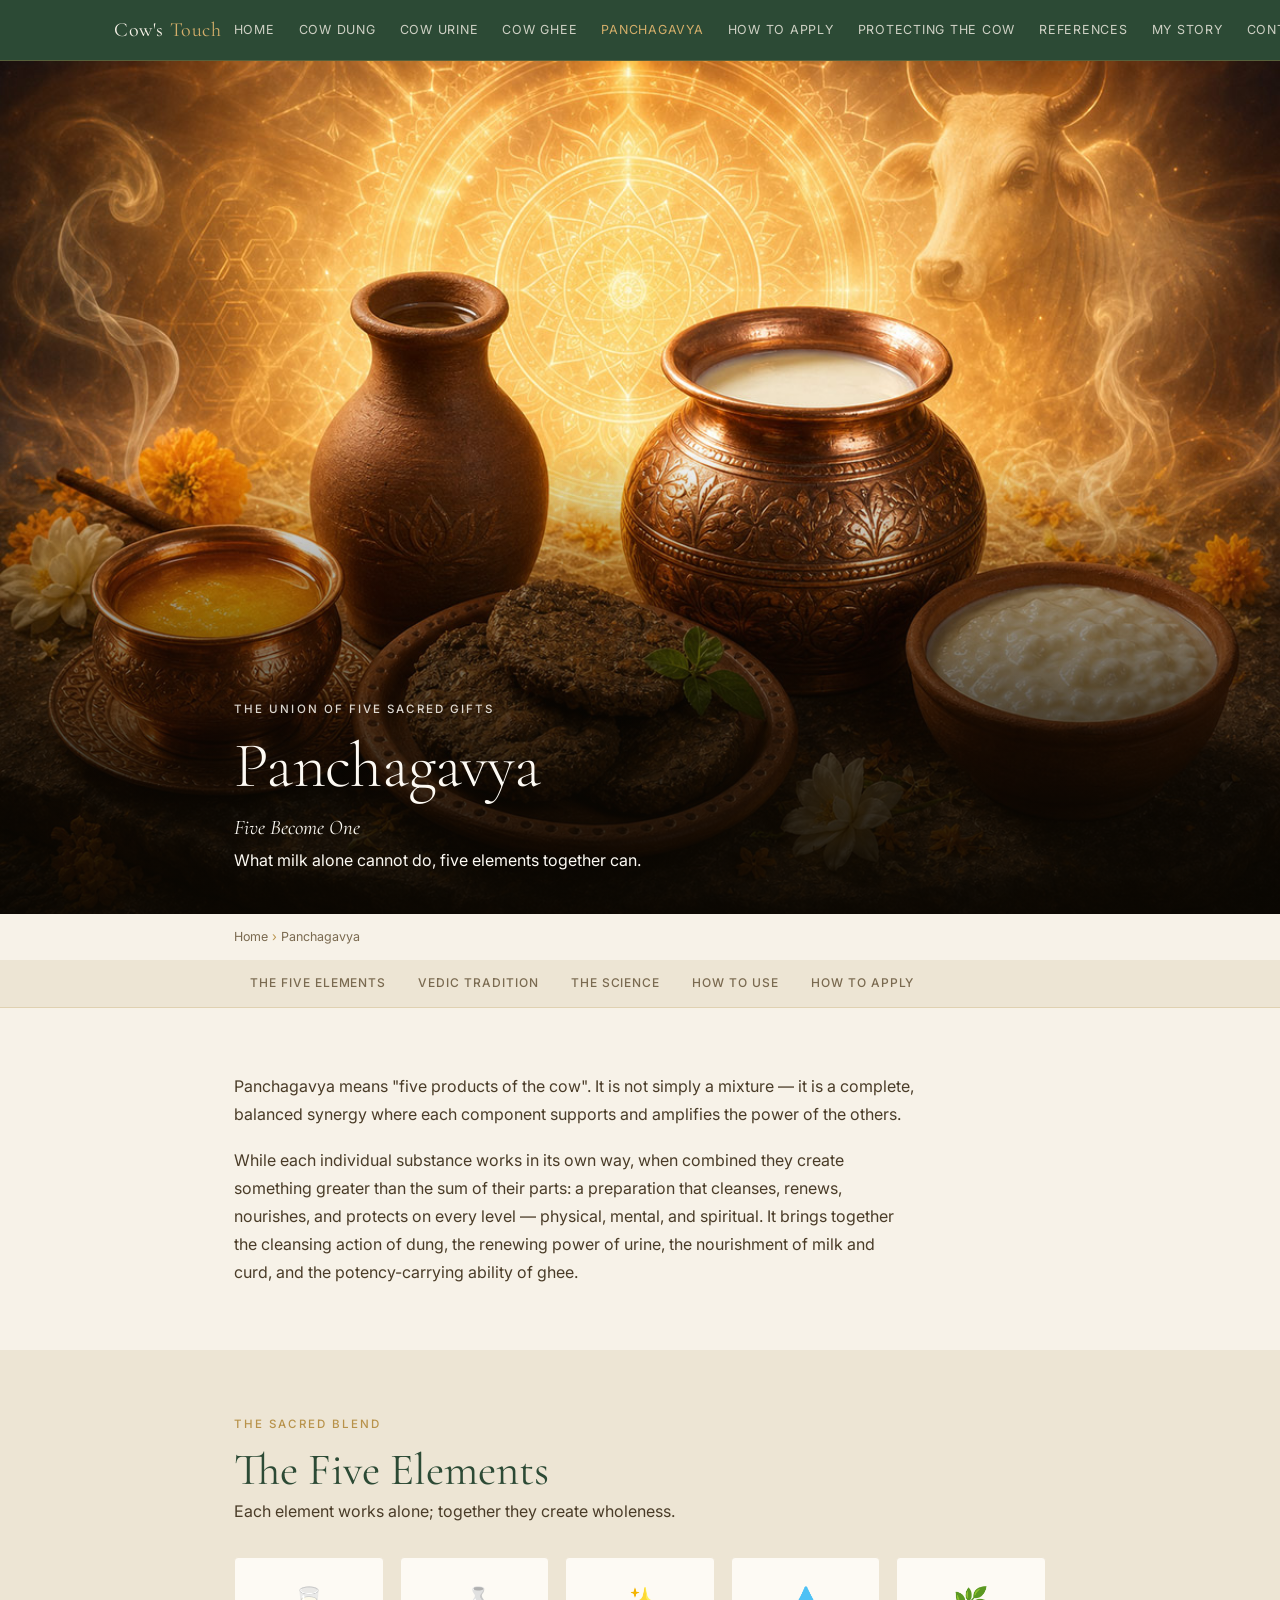
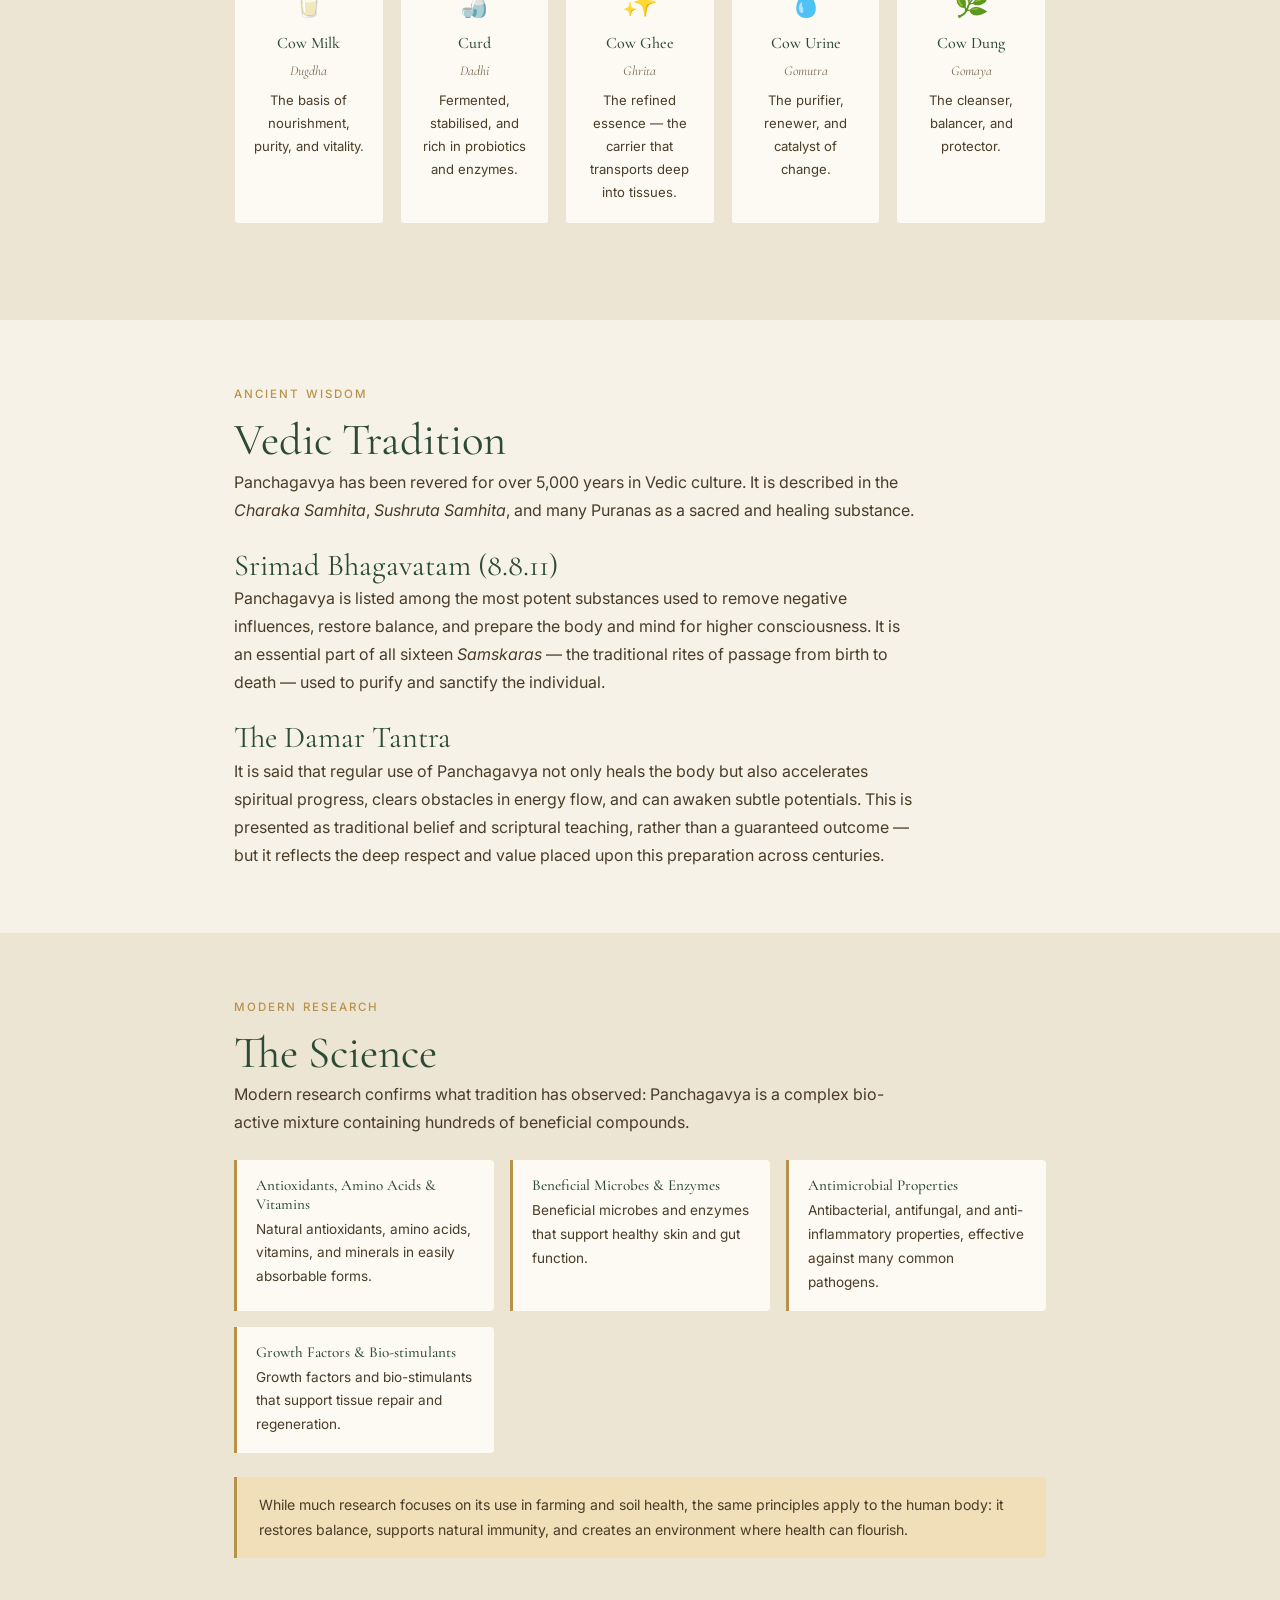
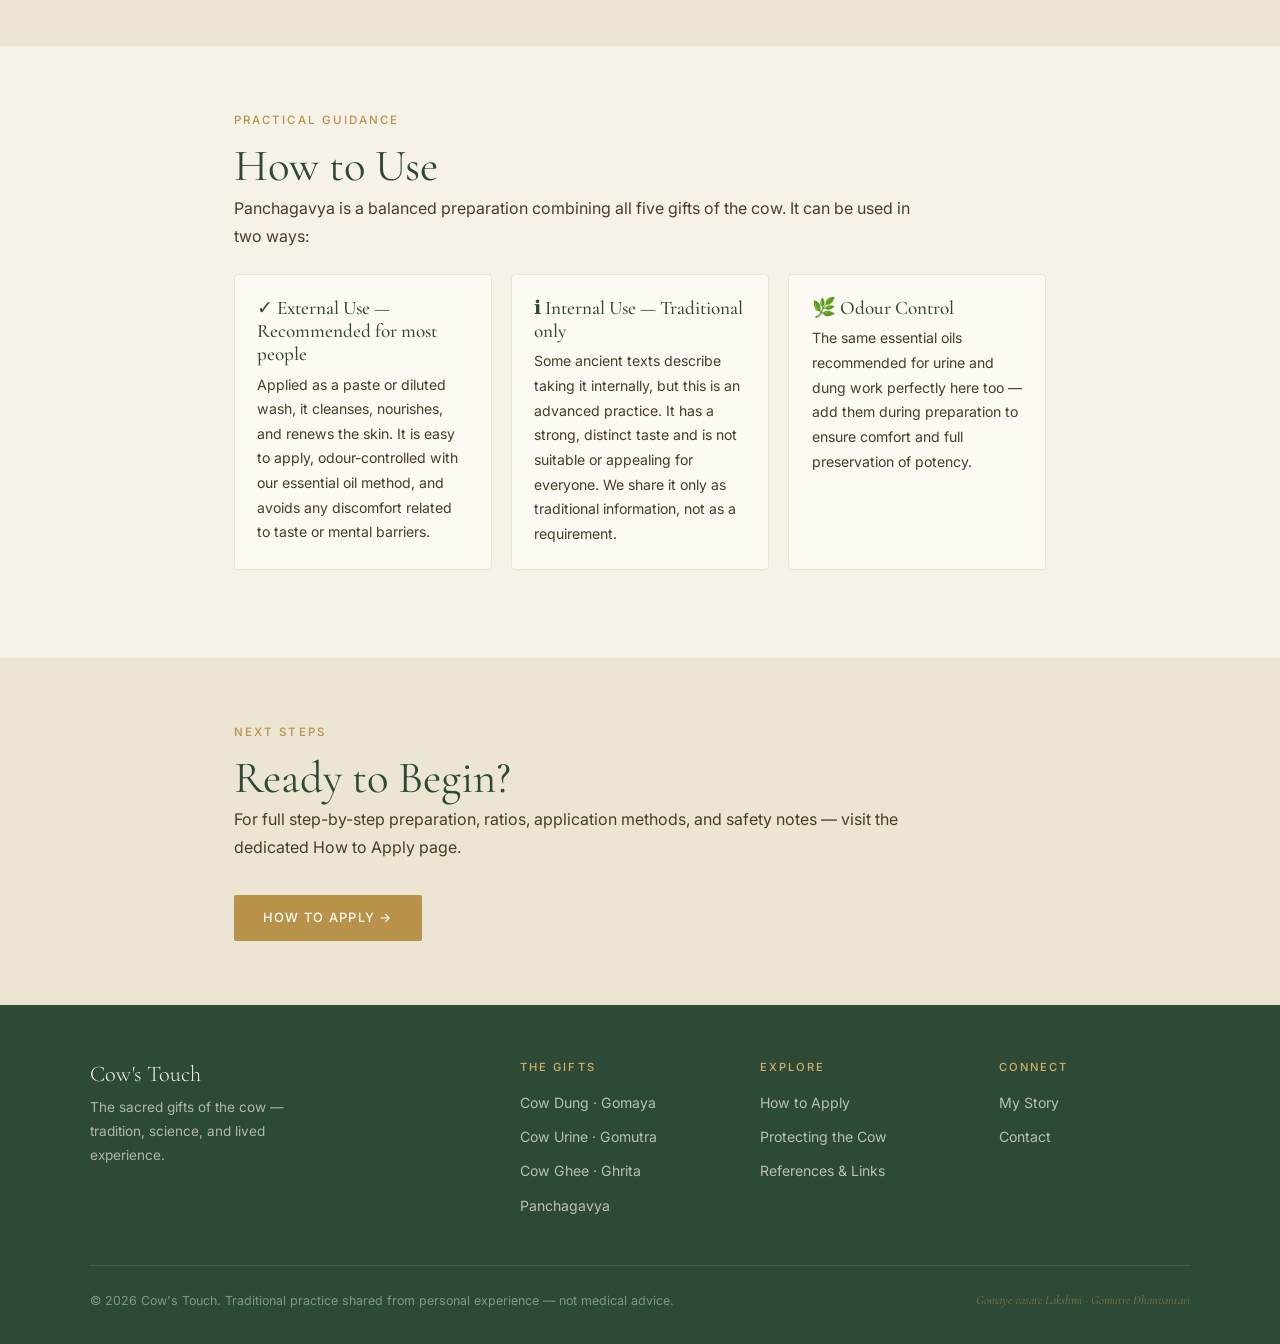
<file: panchagavya.html>
<!DOCTYPE html>
<html lang="en">
<head>
  <meta charset="UTF-8">
  <meta name="viewport" content="width=device-width, initial-scale=1">
  <title>Panchagavya — The Union of Five Sacred Gifts | The Cow's Touch</title>
  <meta name="description" content="Discover the sacred blend of five gifts from the cow — milk, curd, ghee, urine, and dung. Over 5,000 years of Vedic wisdom combined with modern science.">
  <meta property="og:title" content="The Cow's Touch — Sacred Gifts of the Cow">
  <meta property="og:image" content="/images/og-image.png">
  <link rel="stylesheet" href="style.css">
  <style>
    .page-hero { position: relative; min-height: unset; }
    .page-hero img { position: relative !important; width: 100%; height: auto !important; object-fit: unset !important; display: block; }
    .page-hero-overlay { position: absolute; inset: auto 0 0 0 !important; height: 55%; background: linear-gradient(to bottom, rgba(0,0,0,0) 0%, rgba(10,7,2,0.75) 65%, rgba(10,7,2,0.92) 100%) !important; }
    .page-hero-content {
      position: absolute !important; bottom: 0; left: 0; right: 0;
      padding: 2.5rem 1.5rem !important; padding-top: 0 !important;
      max-width: var(--max-w); margin: 0 auto;
    }
    /* Force all hero text white — desktop only */
    @media (min-width: 700px) {
      .page-hero-content,
      .page-hero-content h1,
      .page-hero-content h2,
      .page-hero-content p,
      .page-hero-content .eyebrow,
      .page-hero-content .page-subtitle,
      .page-hero-content .hero-subtext {
        color: var(--white) !important;
      }
      .page-hero-content .eyebrow { letter-spacing: 0.18em; opacity: 0.85; }
      .page-hero-content .page-subtitle { font-family: var(--font-display); font-style: italic; font-size: 1.3rem; }
    }
        @media (max-width: 699px) {
      .page-hero { display: flex; flex-direction: column; }
      .page-hero-overlay { display: none !important; }
      .page-hero-content { color: var(--white);
      text-shadow: 0 1px 8px rgba(0,0,0,0.6); position: relative !important; background: var(--cream); padding: 1.5rem !important; bottom: auto; }
      .page-hero-content .eyebrow { color: var(--gold); }
      .page-hero-content h1 { color: var(--green); }
      .page-hero-content .page-subtitle { color: var(--green); font-style: italic; }
      .page-hero-content .hero-subtext { color: var(--text) !important; font-size: 0.95rem; }
    }
    .section-img { display: block; width: 100%; max-width: 700px; margin: 2rem auto; border-radius: 6px; box-shadow: 0 8px 32px rgba(44,74,53,0.13); }
    .section-img-caption { text-align: center; font-size: 0.82rem; color: var(--text-light); font-style: italic; margin-top: -1rem; margin-bottom: 2rem; }
    .text-block { max-width: var(--max-w); margin: 0 auto; padding: 0 1.5rem; }

    .five-elements {
      display: grid;
      grid-template-columns: repeat(auto-fit, minmax(140px, 1fr));
      gap: 1rem; margin: 2rem 0;
    }
    .five-el {
      background: var(--white); border: 1px solid var(--cream-deep);
      border-radius: 4px; padding: 1.2rem 1rem; text-align: center;
    }
    .five-el .el-icon { font-size: 1.8rem; margin-bottom: 0.4rem; }
    .five-el h4 { color: var(--green); font-size: 1rem; margin-bottom: 0.1rem; }
    .five-el small { color: var(--text-light); font-family: var(--font-display); font-style: italic; font-size: 0.85rem; }
    .five-el p { font-size: 0.82rem; color: var(--text-mid); margin-top: 0.4rem; margin-bottom: 0; }

    .science-grid {
      display: grid; grid-template-columns: repeat(auto-fit, minmax(200px, 1fr));
      gap: 1rem; margin: 1.5rem 0;
    }
    .science-item {
      background: var(--white); border-left: 3px solid var(--gold);
      padding: 1rem 1.2rem; border-radius: 0 4px 4px 0;
    }
    .science-item h4 { color: var(--green); font-size: 0.95rem; margin-bottom: 0.3rem; }
    .science-item p { font-size: 0.85rem; margin: 0; }

    .usage-cards {
      display: grid; grid-template-columns: repeat(auto-fit, minmax(220px, 1fr));
      gap: 1.2rem; margin: 1.5rem 0;
    }
    .usage-card-p {
      background: var(--white); border: 1px solid var(--cream-deep);
      border-radius: 4px; padding: 1.4rem;
    }
    .usage-card-p h4 { color: var(--green); margin-bottom: 0.4rem; }
    .usage-card-p p { font-size: 0.88rem; margin: 0; }

    .ratio-table { width: 100%; border-collapse: collapse; margin: 1.5rem 0; }
    .ratio-table th { background: var(--green); color: var(--cream); padding: 0.7rem 1rem; text-align: left; font-size: 0.85rem; }
    .ratio-table td { padding: 0.65rem 1rem; border-bottom: 1px solid var(--cream-deep); font-size: 0.9rem; }
    .ratio-table tr:nth-child(even) td { background: var(--cream-deep); }
  </style>
</head>
<body>

  <nav class="site-nav" aria-label="Main navigation">
    <div class="nav-inner">
      <a href="index.html" class="nav-logo">Cow's <span>Touch</span></a>
      <button class="nav-toggle" aria-label="Open menu" aria-expanded="false"><span></span><span></span><span></span></button>
      <ul class="nav-links" id="nav-links">
        <li><a href="index.html">Home</a></li>
        <li><a href="cow-dung.html">Cow Dung</a></li>
        <li><a href="cow-urine.html">Cow Urine</a></li>
        <li><a href="cow-ghee.html">Cow Ghee</a></li>
        <li><a href="panchagavya.html" class="active">Panchagavya</a></li>
        <li><a href="how-to-apply.html">How to Apply</a></li>
        <li><a href="protecting-the-cow.html">Protecting the Cow</a></li>
        <li><a href="references.html">References</a></li>
        <li><a href="my-story.html">My Story</a></li>
        <li><a href="contact.html">Contact</a></li>
      </ul>
    </div>
  </nav>

  <section class="page-hero">
    <img src="images/panchagavya_hero.jpg" alt="The five sacred gifts of the cow arranged in brass and clay vessels with marigold offerings" loading="eager">
    <div class="page-hero-overlay"></div>
    <div class="page-hero-content">
      <span class="eyebrow">The Union of Five Sacred Gifts</span>
      <h1>Panchagavya</h1>
      <p class="page-subtitle">Five Become One</p>
      <p class="hero-subtext">What milk alone cannot do, five elements together can.</p>
    </div>
  </section>

  <div class="breadcrumb"><a href="index.html">Home</a> <span>›</span> Panchagavya</div>

  <nav class="page-tabs" aria-label="Page sections">
    <div class="page-tabs-inner">
      <a href="#five-elements">The Five Elements</a>
      <a href="#vedic">Vedic Tradition</a>
      <a href="#science">The Science</a>
      <a href="#usage">How to Use</a>
      <a href="#guide">How to Apply</a>
    </div>
  </nav>

  <!-- Intro -->
  <section class="section">
    <div class="text-block reveal">
      <p>Panchagavya means "five products of the cow". It is not simply a mixture — it is a complete, balanced synergy where each component supports and amplifies the power of the others.</p>
      <p>While each individual substance works in its own way, when combined they create something greater than the sum of their parts: a preparation that cleanses, renews, nourishes, and protects on every level — physical, mental, and spiritual. It brings together the cleansing action of dung, the renewing power of urine, the nourishment of milk and curd, and the potency-carrying ability of ghee.</p>
    </div>
  </section>

  <!-- Five Elements -->
  <section class="section" id="five-elements" style="background:var(--cream-deep);">
    <div class="text-block">
      <div class="reveal">
        <span class="eyebrow">The Sacred Blend</span>
        <h2>The Five Elements</h2>
        <p>Each element works alone; together they create wholeness.</p>
      </div>

      <div class="five-elements reveal">
        <div class="five-el">
          <div class="el-icon">🥛</div>
          <h4>Cow Milk</h4>
          <small>Dugdha</small>
          <p>The basis of nourishment, purity, and vitality.</p>
        </div>
        <div class="five-el">
          <div class="el-icon">🍶</div>
          <h4>Curd</h4>
          <small>Dadhi</small>
          <p>Fermented, stabilised, and rich in probiotics and enzymes.</p>
        </div>
        <div class="five-el">
          <div class="el-icon">✨</div>
          <h4>Cow Ghee</h4>
          <small>Ghrita</small>
          <p>The refined essence — the carrier that transports deep into tissues.</p>
        </div>
        <div class="five-el">
          <div class="el-icon">💧</div>
          <h4>Cow Urine</h4>
          <small>Gomutra</small>
          <p>The purifier, renewer, and catalyst of change.</p>
        </div>
        <div class="five-el">
          <div class="el-icon">🌿</div>
          <h4>Cow Dung</h4>
          <small>Gomaya</small>
          <p>The cleanser, balancer, and protector.</p>
        </div>
      </div>
    </div>
  </section>

  <!-- Vedic Tradition -->
  <section class="section" id="vedic">
    <div class="text-block">
      <div class="reveal">
        <span class="eyebrow">Ancient Wisdom</span>
        <h2>Vedic Tradition</h2>
        <p>Panchagavya has been revered for over 5,000 years in Vedic culture. It is described in the <em>Charaka Samhita</em>, <em>Sushruta Samhita</em>, and many Puranas as a sacred and healing substance.</p>
      </div>

      <div class="reveal" style="margin-top:1.5rem;">
        <h3>Srimad Bhagavatam (8.8.11)</h3>
        <p>Panchagavya is listed among the most potent substances used to remove negative influences, restore balance, and prepare the body and mind for higher consciousness. It is an essential part of all sixteen <em>Samskaras</em> — the traditional rites of passage from birth to death — used to purify and sanctify the individual.</p>

        <h3 style="margin-top:1.5rem;">The Damar Tantra</h3>
        <p>It is said that regular use of Panchagavya not only heals the body but also accelerates spiritual progress, clears obstacles in energy flow, and can awaken subtle potentials. This is presented as traditional belief and scriptural teaching, rather than a guaranteed outcome — but it reflects the deep respect and value placed upon this preparation across centuries.</p>
      </div>
    </div>
  </section>

  <!-- Science -->
  <section class="section" id="science" style="background:var(--cream-deep);">
    <div class="text-block">
      <div class="reveal">
        <span class="eyebrow">Modern Research</span>
        <h2>The Science</h2>
        <p>Modern research confirms what tradition has observed: Panchagavya is a complex bio-active mixture containing hundreds of beneficial compounds.</p>
      </div>

      <div class="science-grid reveal">
        <div class="science-item">
          <h4>Antioxidants, Amino Acids &amp; Vitamins</h4>
          <p>Natural antioxidants, amino acids, vitamins, and minerals in easily absorbable forms.</p>
        </div>
        <div class="science-item">
          <h4>Beneficial Microbes &amp; Enzymes</h4>
          <p>Beneficial microbes and enzymes that support healthy skin and gut function.</p>
        </div>
        <div class="science-item">
          <h4>Antimicrobial Properties</h4>
          <p>Antibacterial, antifungal, and anti-inflammatory properties, effective against many common pathogens.</p>
        </div>
        <div class="science-item">
          <h4>Growth Factors &amp; Bio-stimulants</h4>
          <p>Growth factors and bio-stimulants that support tissue repair and regeneration.</p>
        </div>
      </div>

      <div class="note-box reveal">
        <p>While much research focuses on its use in farming and soil health, the same principles apply to the human body: it restores balance, supports natural immunity, and creates an environment where health can flourish.</p>
      </div>
    </div>
  </section>

  <!-- How to Use -->
  <section class="section" id="usage">
    <div class="text-block">
      <div class="reveal">
        <span class="eyebrow">Practical Guidance</span>
        <h2>How to Use</h2>
        <p>Panchagavya is a balanced preparation combining all five gifts of the cow. It can be used in two ways:</p>
      </div>

      <div class="usage-cards reveal">
        <div class="usage-card-p">
          <h4>✓ External Use — Recommended for most people</h4>
          <p>Applied as a paste or diluted wash, it cleanses, nourishes, and renews the skin. It is easy to apply, odour-controlled with our essential oil method, and avoids any discomfort related to taste or mental barriers.</p>
        </div>
        <div class="usage-card-p">
          <h4>ℹ Internal Use — Traditional only</h4>
          <p>Some ancient texts describe taking it internally, but this is an advanced practice. It has a strong, distinct taste and is not suitable or appealing for everyone. We share it only as traditional information, not as a requirement.</p>
        </div>
        <div class="usage-card-p">
          <h4>🌿 Odour Control</h4>
          <p>The same essential oils recommended for urine and dung work perfectly here too — add them during preparation to ensure comfort and full preservation of potency.</p>
        </div>
      </div>
    </div>
  </section>

  <!-- How to Apply -->
  <section class="section" id="guide" style="background:var(--cream-deep);">
    <div class="text-block reveal">
      <span class="eyebrow">Next Steps</span>
      <h2>Ready to Begin?</h2>
      <p>For full step-by-step preparation, ratios, application methods, and safety notes — visit the dedicated How to Apply page.</p>
      <a href="how-to-apply.html" class="btn btn-gold" style="margin-top:1rem; display:inline-block;">How to Apply →</a>
    </div>
  </section>

  <footer class="site-footer">
    <div class="footer-inner">
      <div class="footer-brand"><h3>Cow's Touch</h3><p>The sacred gifts of the cow — tradition, science, and lived experience.</p></div>
      <div class="footer-col"><h4>The Gifts</h4><ul>
        <li><a href="cow-dung.html">Cow Dung · Gomaya</a></li>
        <li><a href="cow-urine.html">Cow Urine · Gomutra</a></li>
        <li><a href="cow-ghee.html">Cow Ghee · Ghrita</a></li>
        <li><a href="panchagavya.html">Panchagavya</a></li>
      </ul></div>
      <div class="footer-col"><h4>Explore</h4><ul>
        <li><a href="how-to-apply.html">How to Apply</a></li>
        <li><a href="protecting-the-cow.html">Protecting the Cow</a></li>
        <li><a href="references.html">References &amp; Links</a></li>
      </ul></div>
      <div class="footer-col"><h4>Connect</h4><ul>
        <li><a href="my-story.html">My Story</a></li>
        <li><a href="contact.html">Contact</a></li>
      </ul></div>
    </div>
    <div class="footer-bottom">
      <span>© 2026 Cow's Touch. Traditional practice shared from personal experience — not medical advice.</span>
      <span class="footer-mantra">Gomaye vasate Lakshmi · Gomutre Dhanvantari</span>
    </div>
  </footer>

  <script>
    const toggle = document.querySelector('.nav-toggle');
    const links  = document.querySelector('.nav-links');
    toggle.addEventListener('click', () => { const o = links.classList.toggle('open'); toggle.setAttribute('aria-expanded', o); });
    links.querySelectorAll('a').forEach(a => a.addEventListener('click', () => { links.classList.remove('open'); toggle.setAttribute('aria-expanded', false); }));
    document.querySelectorAll('.reveal').forEach(el => new IntersectionObserver((e) => { e.forEach(x => { if (x.isIntersecting) { x.target.classList.add('visible'); } }); }, { threshold: 0.06 }).observe(el));
  </script>
</body>
</html>
</file>
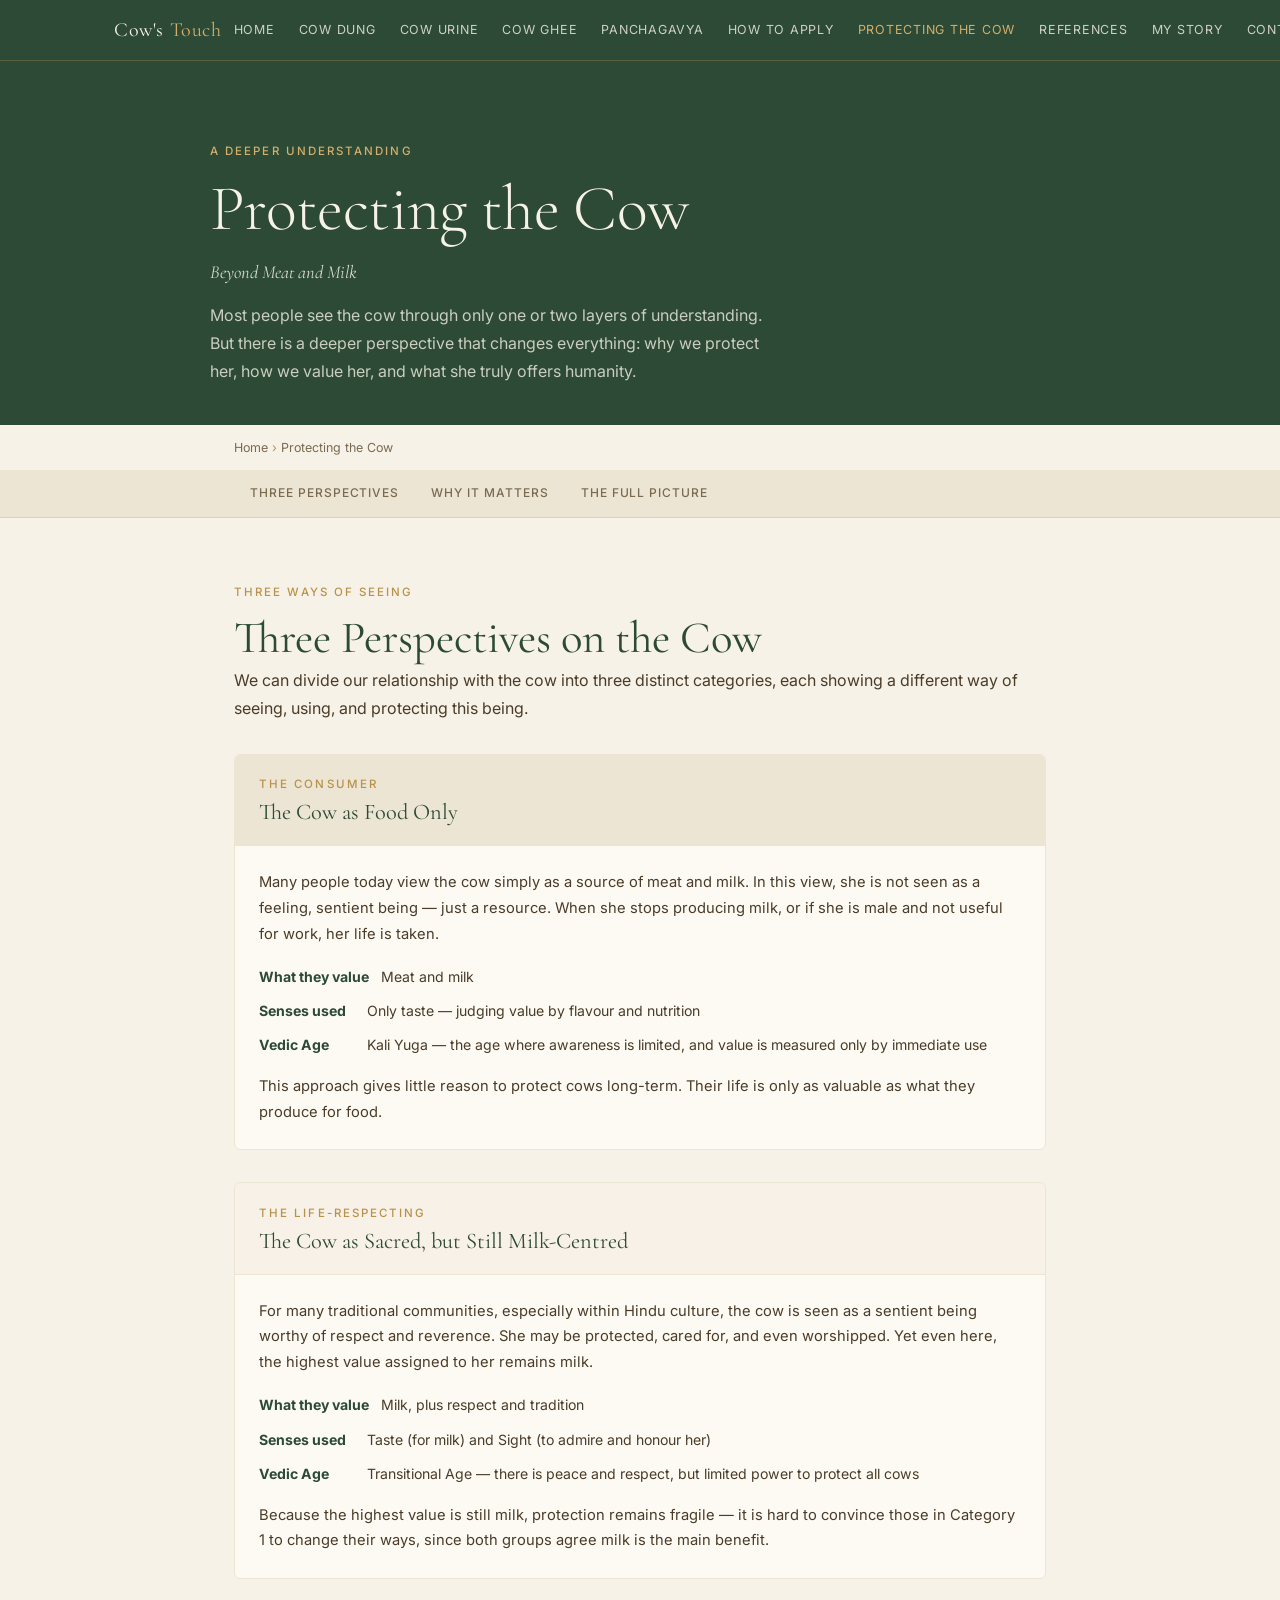
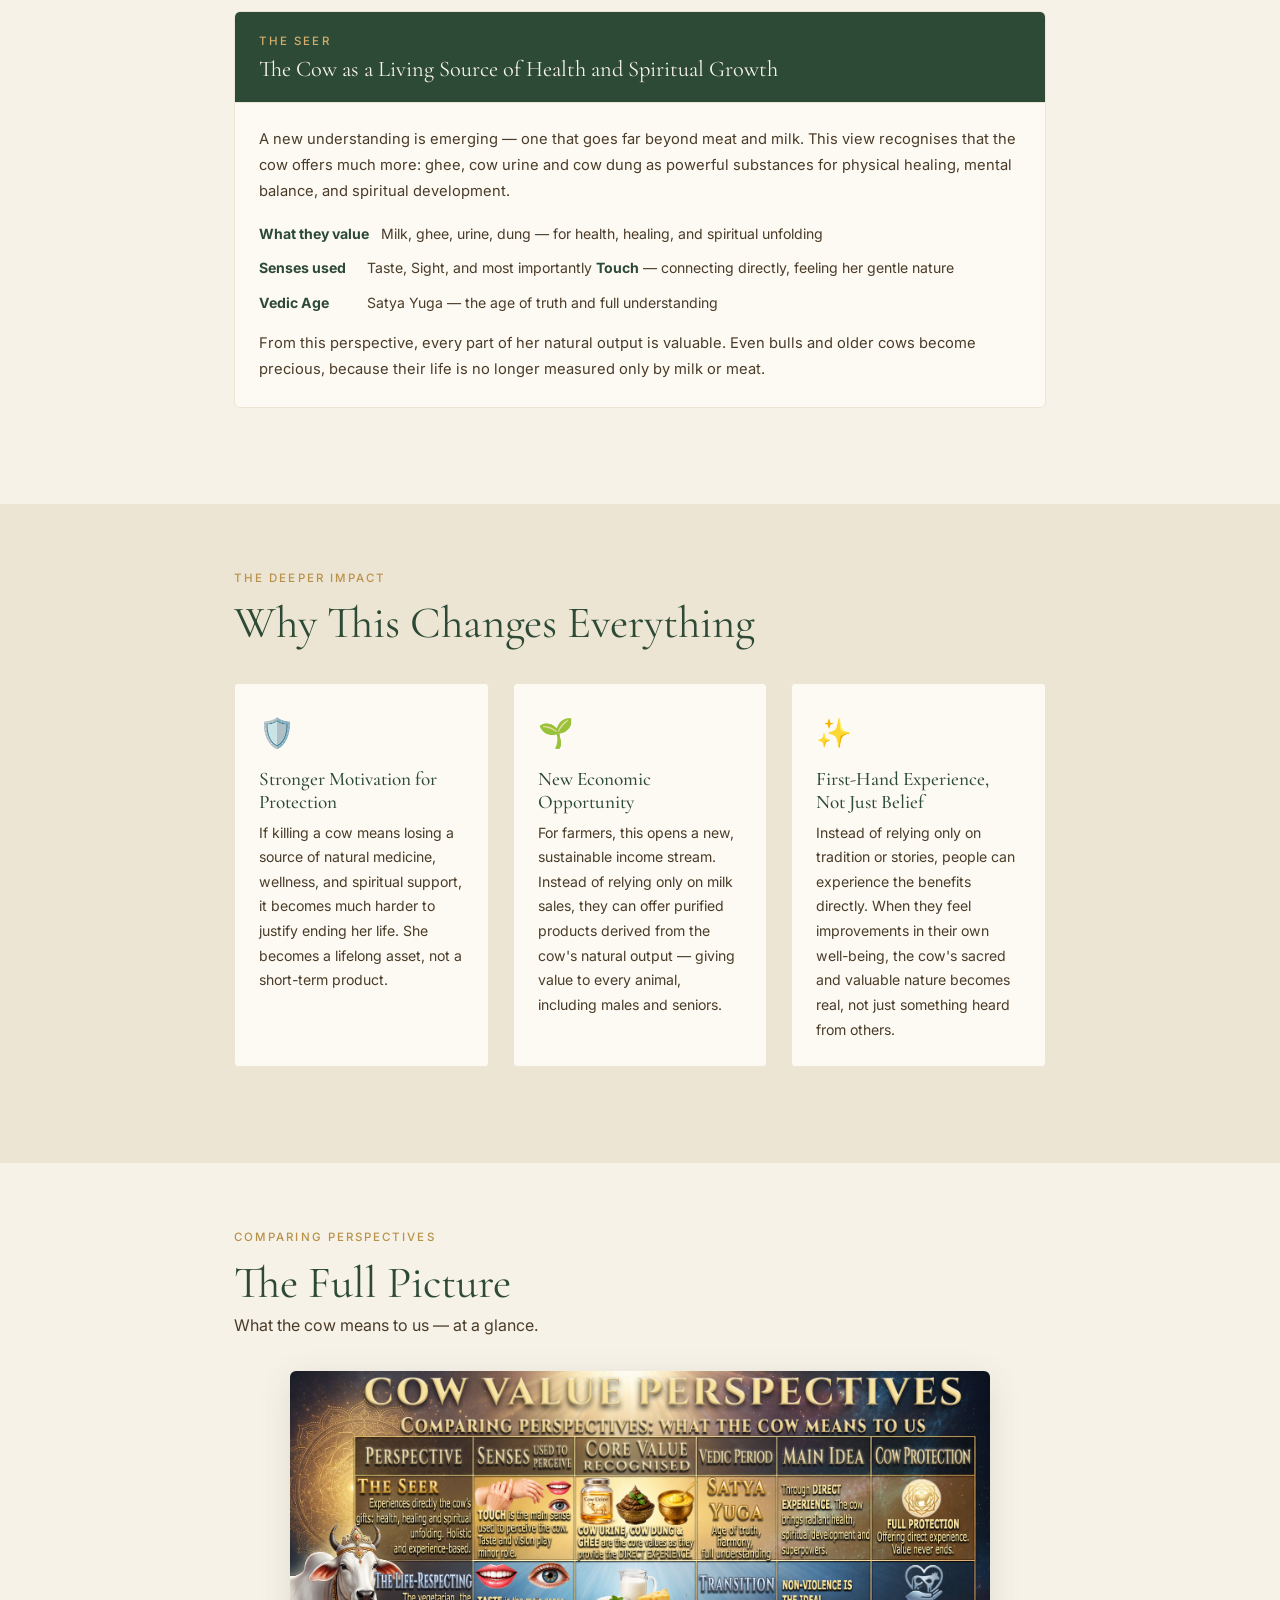
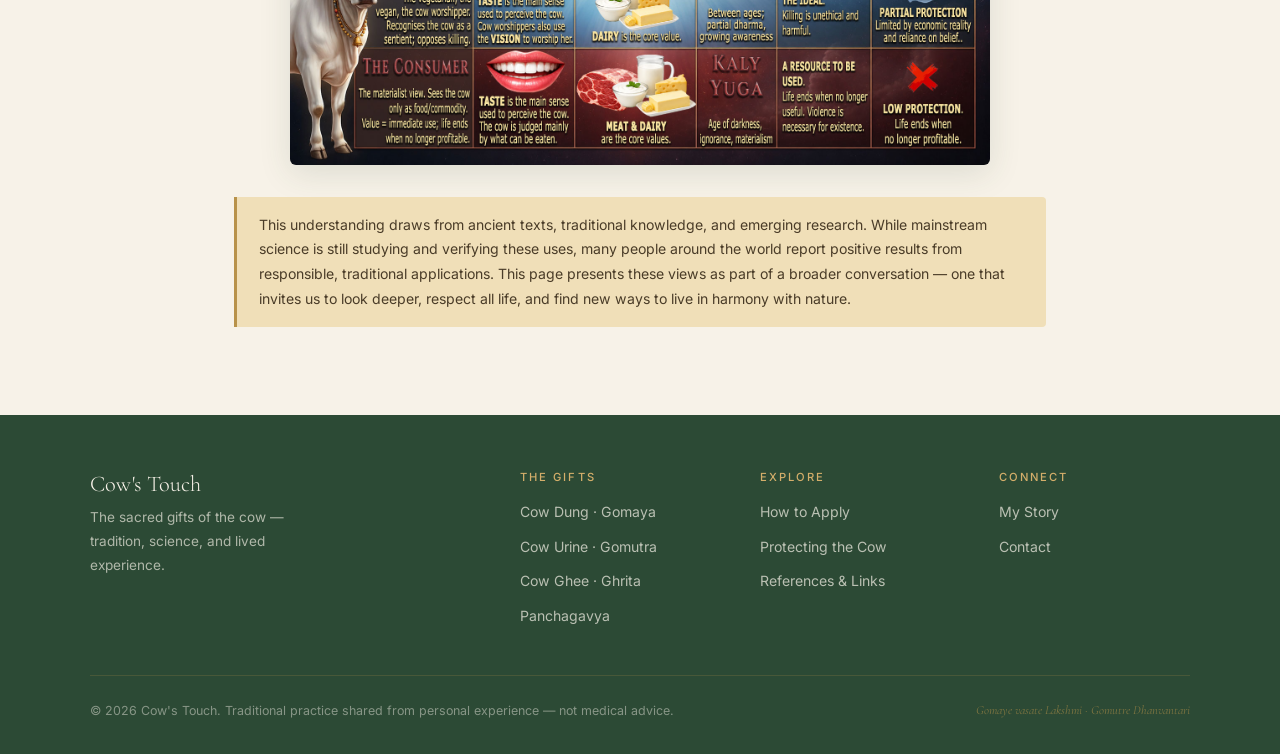
<file: protecting-the-cow.html>
<!DOCTYPE html>
<html lang="en">
<head>
  <meta charset="UTF-8">
  <meta name="viewport" content="width=device-width, initial-scale=1">
  <title>Protecting the Cow — Beyond Meat and Milk | The Cow's Touch</title>
  <meta name="description" content="Three perspectives on the cow's true value — from food commodity to sacred being to living source of health and spiritual growth.">
  <link rel="stylesheet" href="style.css">
  <style>
    .text-block { max-width: var(--max-w); margin: 0 auto; padding: 0 1.5rem; }
    .text-block p { max-width: none; }
    .section-img { display: block; width: 100%; max-width: 700px; margin: 2rem auto; border-radius: 6px; box-shadow: 0 8px 32px rgba(44,74,53,0.13); }

    /* Page header — green banner */
    .page-header { background: var(--green); padding: clamp(3rem,8vw,5rem) 1.5rem 2.5rem; }
    .page-header-inner { max-width: var(--max-w); margin: 0 auto; }
    .page-header h1 { color: var(--cream); margin-bottom: 0.5rem; }
    .page-header p { color: rgba(247,242,232,0.78); max-width: 56ch; }

    /* Perspective cards */
    .perspective-card { background: var(--white); border: 1px solid var(--cream-deep); border-radius: 6px; overflow: hidden; margin-bottom: 2rem; }
    .perspective-header { padding: 1.2rem 1.5rem; }
    .perspective-header .eyebrow { display: block; margin-bottom: 0.3rem; }
    .perspective-header h3 { margin: 0; font-size: 1.4rem; }
    .perspective-body { padding: 1.5rem; border-top: 1px solid var(--cream-deep); }
    .perspective-body p { font-size: 0.92rem; max-width: none; }
    .perspective-detail { display: flex; gap: 0.75rem; margin-bottom: 0.6rem; font-size: 0.88rem; color: var(--text-mid); align-items: flex-start; }
    .perspective-detail strong { color: var(--green); min-width: 6rem; flex-shrink: 0; }

    /* Impact cards */
    .impact-grid { display: grid; grid-template-columns: repeat(auto-fit, minmax(220px, 1fr)); gap: 1.5rem; margin: 2rem 0; }
    .impact-card { background: var(--white); border: 1px solid var(--cream-deep); border-radius: 4px; padding: 1.5rem; }
    .impact-card .icon { font-size: 1.8rem; margin-bottom: 0.6rem; }
    .impact-card h4 { color: var(--green); margin-bottom: 0.4rem; }
    .impact-card p { font-size: 0.88rem; margin: 0; max-width: none; }
  </style>
</head>
<body>
  <nav class="site-nav"><div class="nav-inner">
    <a href="index.html" class="nav-logo">Cow's <span>Touch</span></a>
    <button class="nav-toggle" aria-label="Open menu" aria-expanded="false"><span></span><span></span><span></span></button>
    <ul class="nav-links" id="nav-links">
      <li><a href="index.html">Home</a></li><li><a href="cow-dung.html">Cow Dung</a></li>
      <li><a href="cow-urine.html">Cow Urine</a></li><li><a href="cow-ghee.html">Cow Ghee</a></li>
      <li><a href="panchagavya.html">Panchagavya</a></li><li><a href="how-to-apply.html">How to Apply</a></li>
      <li><a href="protecting-the-cow.html" class="active">Protecting the Cow</a></li>
      <li><a href="references.html">References</a></li><li><a href="my-story.html">My Story</a></li><li><a href="contact.html">Contact</a></li>
    </ul>
  </div></nav>

  <div class="page-header">
    <div class="page-header-inner">
      <span class="eyebrow" style="color:var(--gold-light);">A Deeper Understanding</span>
      <h1>Protecting the Cow</h1>
      <p style="font-family:var(--font-display); font-style:italic; font-size:1.15rem; color:rgba(247,242,232,0.85); margin-bottom:0.8rem;">Beyond Meat and Milk</p>
      <p>Most people see the cow through only one or two layers of understanding. But there is a deeper perspective that changes everything: why we protect her, how we value her, and what she truly offers humanity.</p>
    </div>
  </div>

  <div class="breadcrumb"><a href="index.html">Home</a> <span>›</span> Protecting the Cow</div>
  <nav class="page-tabs"><div class="page-tabs-inner">
    <a href="#perspectives">Three Perspectives</a>
    <a href="#why">Why It Matters</a>
    <a href="#table">The Full Picture</a>
  </div></nav>

  <!-- Three Perspectives -->
  <section class="section" id="perspectives">
    <div class="text-block">
      <div class="reveal">
        <span class="eyebrow">Three Ways of Seeing</span>
        <h2>Three Perspectives on the Cow</h2>
        <p>We can divide our relationship with the cow into three distinct categories, each showing a different way of seeing, using, and protecting this being.</p>
      </div>

      <div class="reveal" style="margin-top:2rem;">
        <div class="perspective-card">
          <div class="perspective-header" style="background:var(--cream-deep);">
            <span class="eyebrow">The Consumer</span>
            <h3>The Cow as Food Only</h3>
          </div>
          <div class="perspective-body">
            <p>Many people today view the cow simply as a source of meat and milk. In this view, she is not seen as a feeling, sentient being — just a resource. When she stops producing milk, or if she is male and not useful for work, her life is taken.</p>
            <div class="perspective-detail"><strong>What they value</strong><span>Meat and milk</span></div>
            <div class="perspective-detail"><strong>Senses used</strong><span>Only taste — judging value by flavour and nutrition</span></div>
            <div class="perspective-detail"><strong>Vedic Age</strong><span>Kali Yuga — the age where awareness is limited, and value is measured only by immediate use</span></div>
            <p style="margin-top:1rem;">This approach gives little reason to protect cows long-term. Their life is only as valuable as what they produce for food.</p>
          </div>
        </div>

        <div class="perspective-card">
          <div class="perspective-header" style="background:rgba(184,146,74,0.08);">
            <span class="eyebrow">The Life-Respecting</span>
            <h3>The Cow as Sacred, but Still Milk-Centred</h3>
          </div>
          <div class="perspective-body">
            <p>For many traditional communities, especially within Hindu culture, the cow is seen as a sentient being worthy of respect and reverence. She may be protected, cared for, and even worshipped. Yet even here, the highest value assigned to her remains milk.</p>
            <div class="perspective-detail"><strong>What they value</strong><span>Milk, plus respect and tradition</span></div>
            <div class="perspective-detail"><strong>Senses used</strong><span>Taste (for milk) and Sight (to admire and honour her)</span></div>
            <div class="perspective-detail"><strong>Vedic Age</strong><span>Transitional Age — there is peace and respect, but limited power to protect all cows</span></div>
            <p style="margin-top:1rem;">Because the highest value is still milk, protection remains fragile — it is hard to convince those in Category 1 to change their ways, since both groups agree milk is the main benefit.</p>
          </div>
        </div>

        <div class="perspective-card">
          <div class="perspective-header" style="background:var(--green);">
            <span class="eyebrow" style="color:var(--gold-light);">The Seer</span>
            <h3 style="color:var(--cream);">The Cow as a Living Source of Health and Spiritual Growth</h3>
          </div>
          <div class="perspective-body">
            <p>A new understanding is emerging — one that goes far beyond meat and milk. This view recognises that the cow offers much more: ghee, cow urine and cow dung as powerful substances for physical healing, mental balance, and spiritual development.</p>
            <div class="perspective-detail"><strong>What they value</strong><span>Milk, ghee, urine, dung — for health, healing, and spiritual unfolding</span></div>
            <div class="perspective-detail"><strong>Senses used</strong><span>Taste, Sight, and most importantly <strong>Touch</strong> — connecting directly, feeling her gentle nature</span></div>
            <div class="perspective-detail"><strong>Vedic Age</strong><span>Satya Yuga — the age of truth and full understanding</span></div>
            <p style="margin-top:1rem;">From this perspective, every part of her natural output is valuable. Even bulls and older cows become precious, because their life is no longer measured only by milk or meat.</p>
          </div>
        </div>
      </div>
    </div>
  </section>

  <!-- Why It Matters -->
  <section class="section" id="why" style="background:var(--cream-deep);">
    <div class="text-block">
      <div class="reveal">
        <span class="eyebrow">The Deeper Impact</span>
        <h2>Why This Changes Everything</h2>
      </div>
      <div class="impact-grid reveal">
        <div class="impact-card">
          <div class="icon">🛡️</div>
          <h4>Stronger Motivation for Protection</h4>
          <p>If killing a cow means losing a source of natural medicine, wellness, and spiritual support, it becomes much harder to justify ending her life. She becomes a lifelong asset, not a short-term product.</p>
        </div>
        <div class="impact-card">
          <div class="icon">🌱</div>
          <h4>New Economic Opportunity</h4>
          <p>For farmers, this opens a new, sustainable income stream. Instead of relying only on milk sales, they can offer purified products derived from the cow's natural output — giving value to every animal, including males and seniors.</p>
        </div>
        <div class="impact-card">
          <div class="icon">✨</div>
          <h4>First-Hand Experience, Not Just Belief</h4>
          <p>Instead of relying only on tradition or stories, people can experience the benefits directly. When they feel improvements in their own well-being, the cow's sacred and valuable nature becomes real, not just something heard from others.</p>
        </div>
      </div>
    </div>
  </section>

  <!-- Full Picture -->
  <section class="section" id="table">
    <div class="text-block">
      <div class="reveal">
        <span class="eyebrow">Comparing Perspectives</span>
        <h2>The Full Picture</h2>
        <p>What the cow means to us — at a glance.</p>
      </div>
      <img src="images/protection_table.jpg" alt="Cow Value Perspectives comparison table showing three viewpoints" loading="lazy" class="section-img reveal">
      <div class="note-box reveal">
        <p>This understanding draws from ancient texts, traditional knowledge, and emerging research. While mainstream science is still studying and verifying these uses, many people around the world report positive results from responsible, traditional applications. This page presents these views as part of a broader conversation — one that invites us to look deeper, respect all life, and find new ways to live in harmony with nature.</p>
      </div>
    </div>
  </section>

  <footer class="site-footer"><div class="footer-inner">
    <div class="footer-brand"><h3>Cow's Touch</h3><p>The sacred gifts of the cow — tradition, science, and lived experience.</p></div>
    <div class="footer-col"><h4>The Gifts</h4><ul><li><a href="cow-dung.html">Cow Dung · Gomaya</a></li><li><a href="cow-urine.html">Cow Urine · Gomutra</a></li><li><a href="cow-ghee.html">Cow Ghee · Ghrita</a></li><li><a href="panchagavya.html">Panchagavya</a></li></ul></div>
    <div class="footer-col"><h4>Explore</h4><ul><li><a href="how-to-apply.html">How to Apply</a></li><li><a href="protecting-the-cow.html">Protecting the Cow</a></li><li><a href="references.html">References &amp; Links</a></li></ul></div>
    <div class="footer-col"><h4>Connect</h4><ul><li><a href="my-story.html">My Story</a></li><li><a href="contact.html">Contact</a></li></ul></div>
  </div><div class="footer-bottom"><span>© 2026 Cow's Touch. Traditional practice shared from personal experience — not medical advice.</span><span class="footer-mantra">Gomaye vasate Lakshmi · Gomutre Dhanvantari</span></div></footer>
  <script>
    const t=document.querySelector('.nav-toggle'),l=document.querySelector('.nav-links');
    t.addEventListener('click',()=>{const o=l.classList.toggle('open');t.setAttribute('aria-expanded',o);});
    l.querySelectorAll('a').forEach(a=>a.addEventListener('click',()=>{l.classList.remove('open');t.setAttribute('aria-expanded',false);}));
    document.querySelectorAll('.reveal').forEach(el=>new IntersectionObserver((e)=>{e.forEach(x=>{if(x.isIntersecting){x.target.classList.add('visible');}});},{threshold:0.06}).observe(el));
  </script>
</body>
</html>
</file>
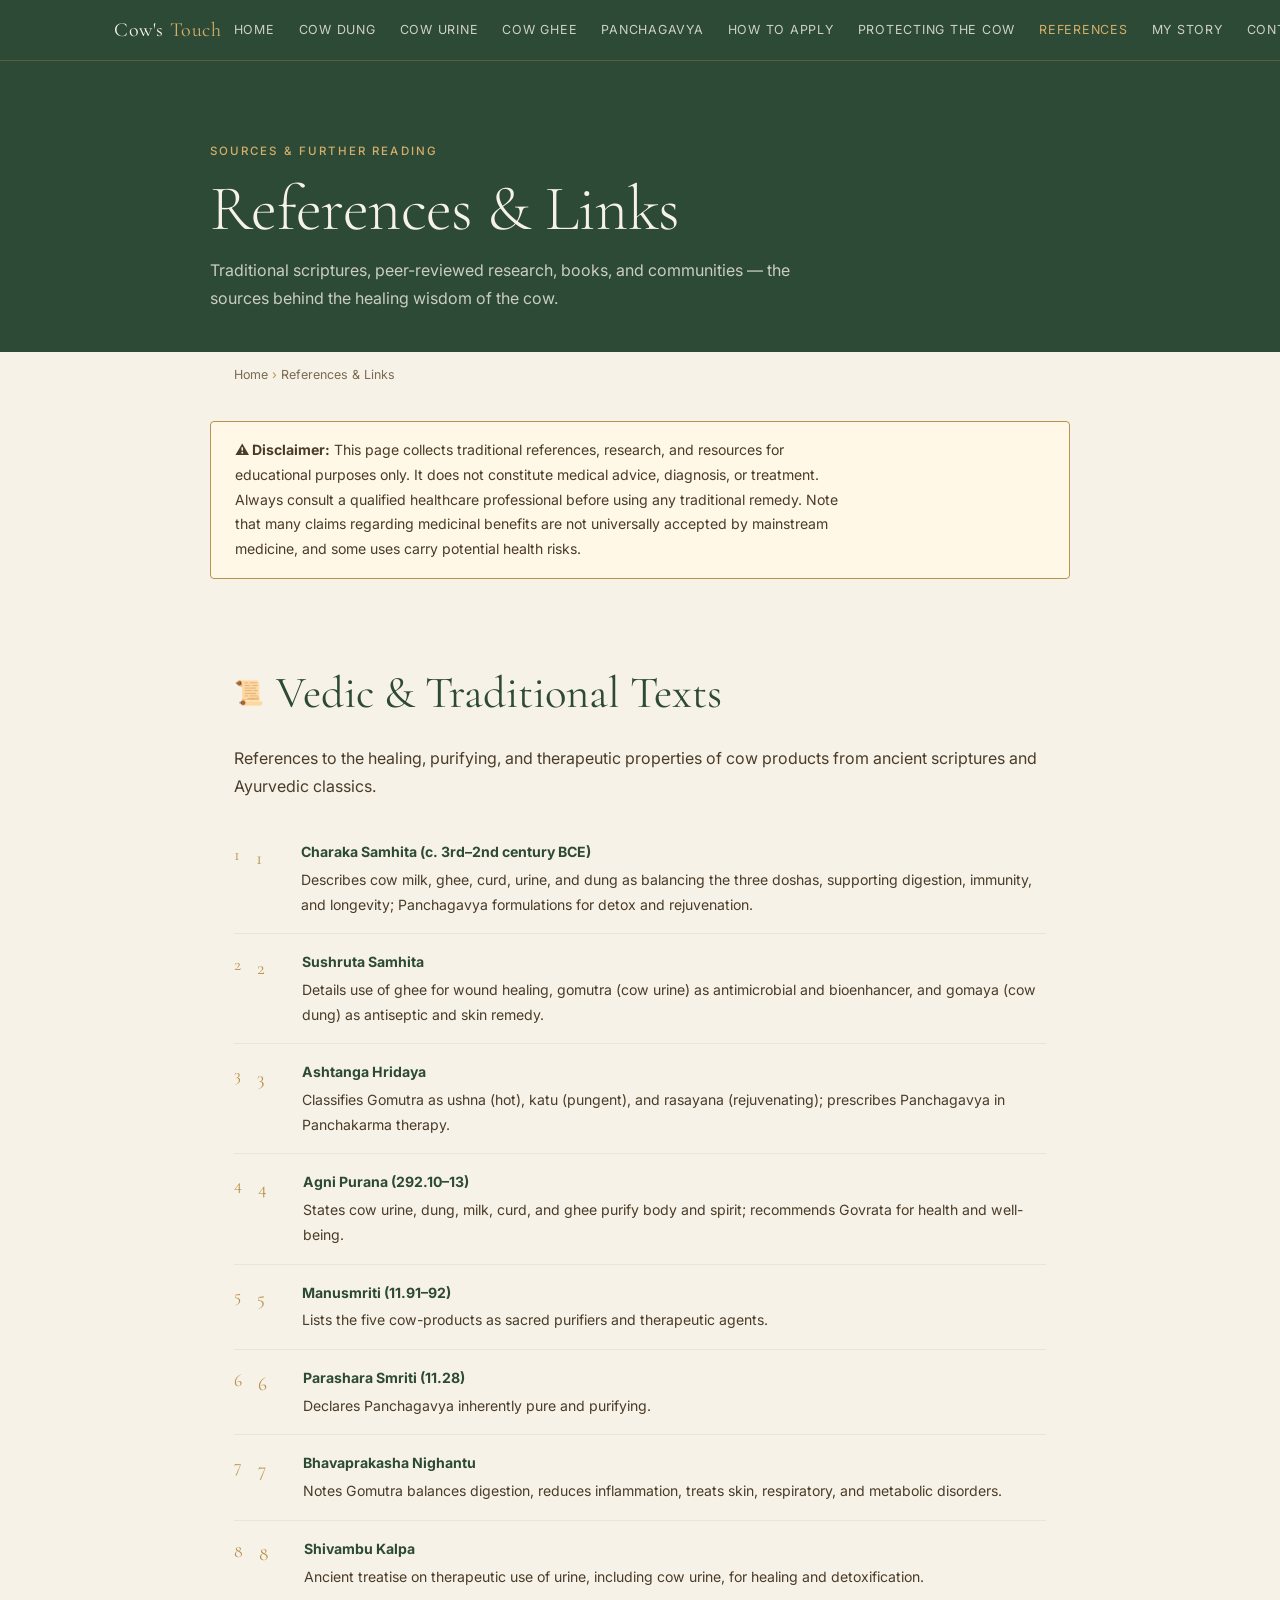
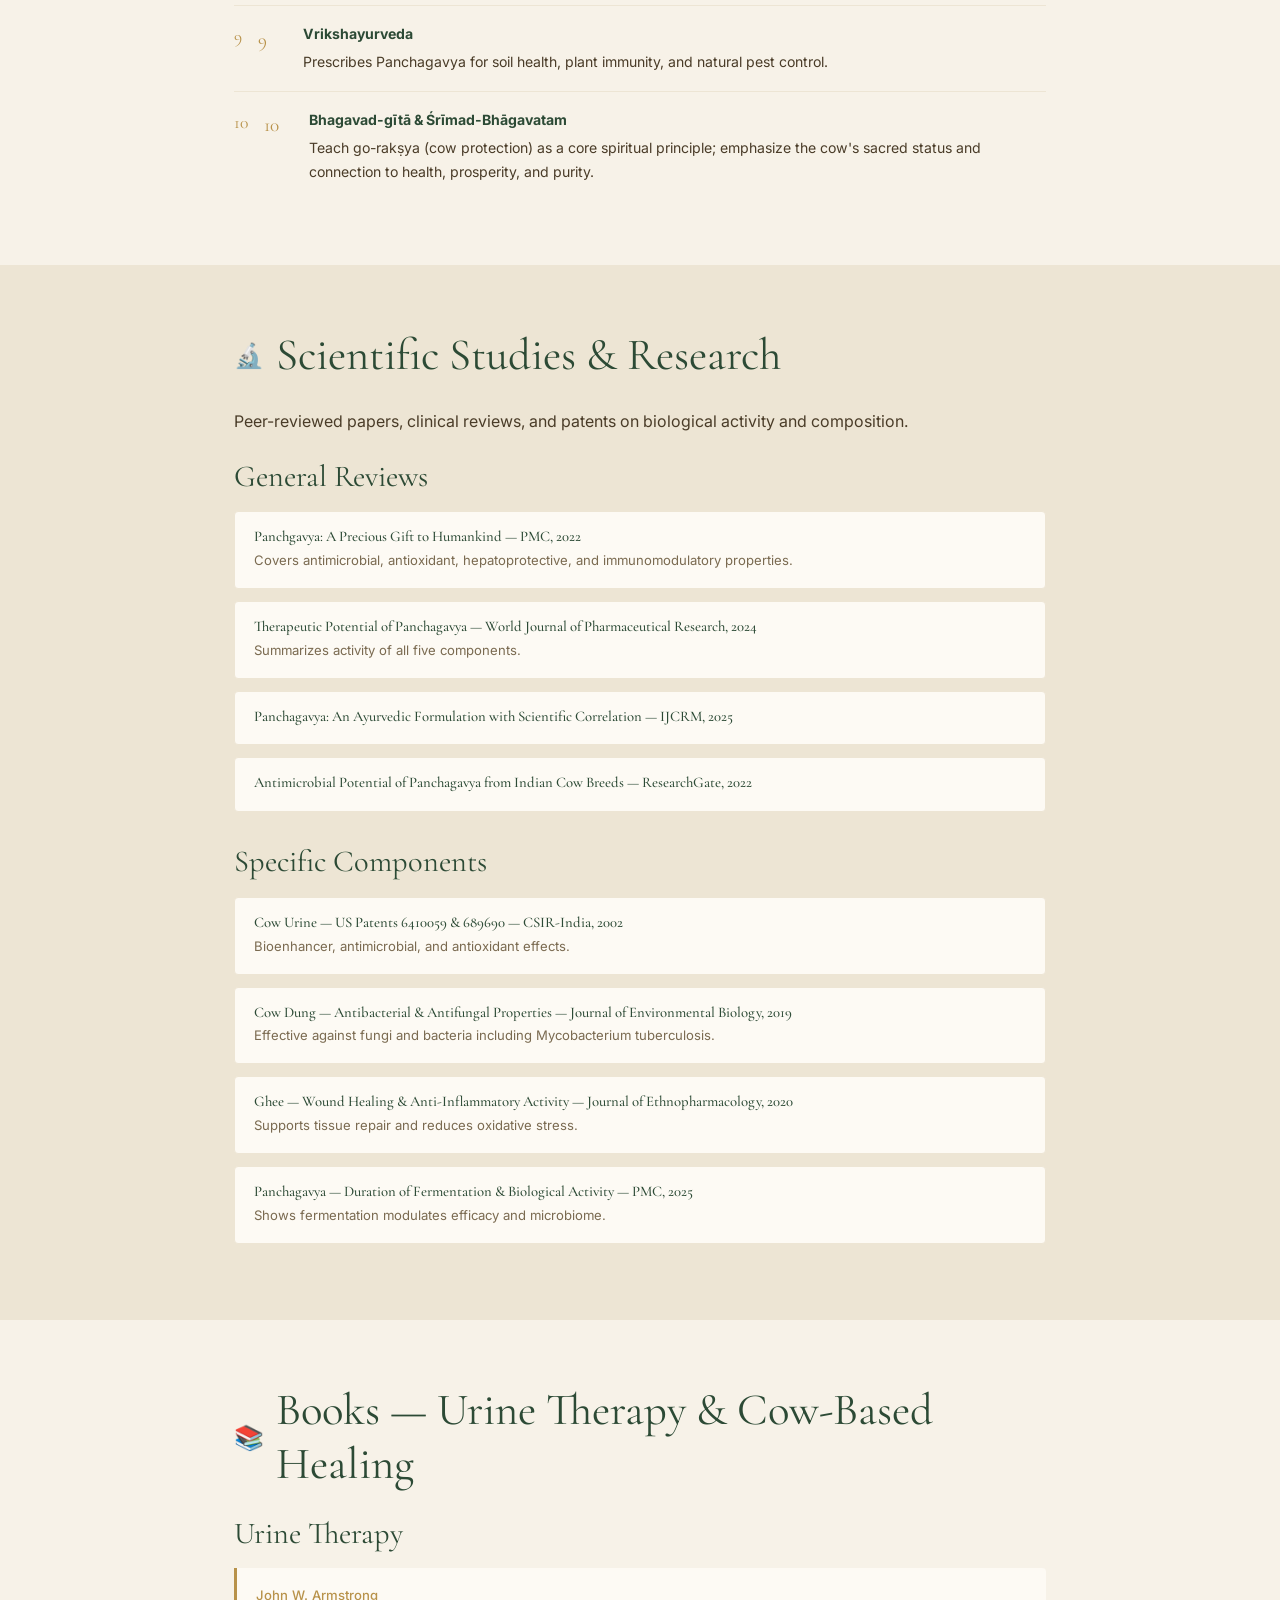
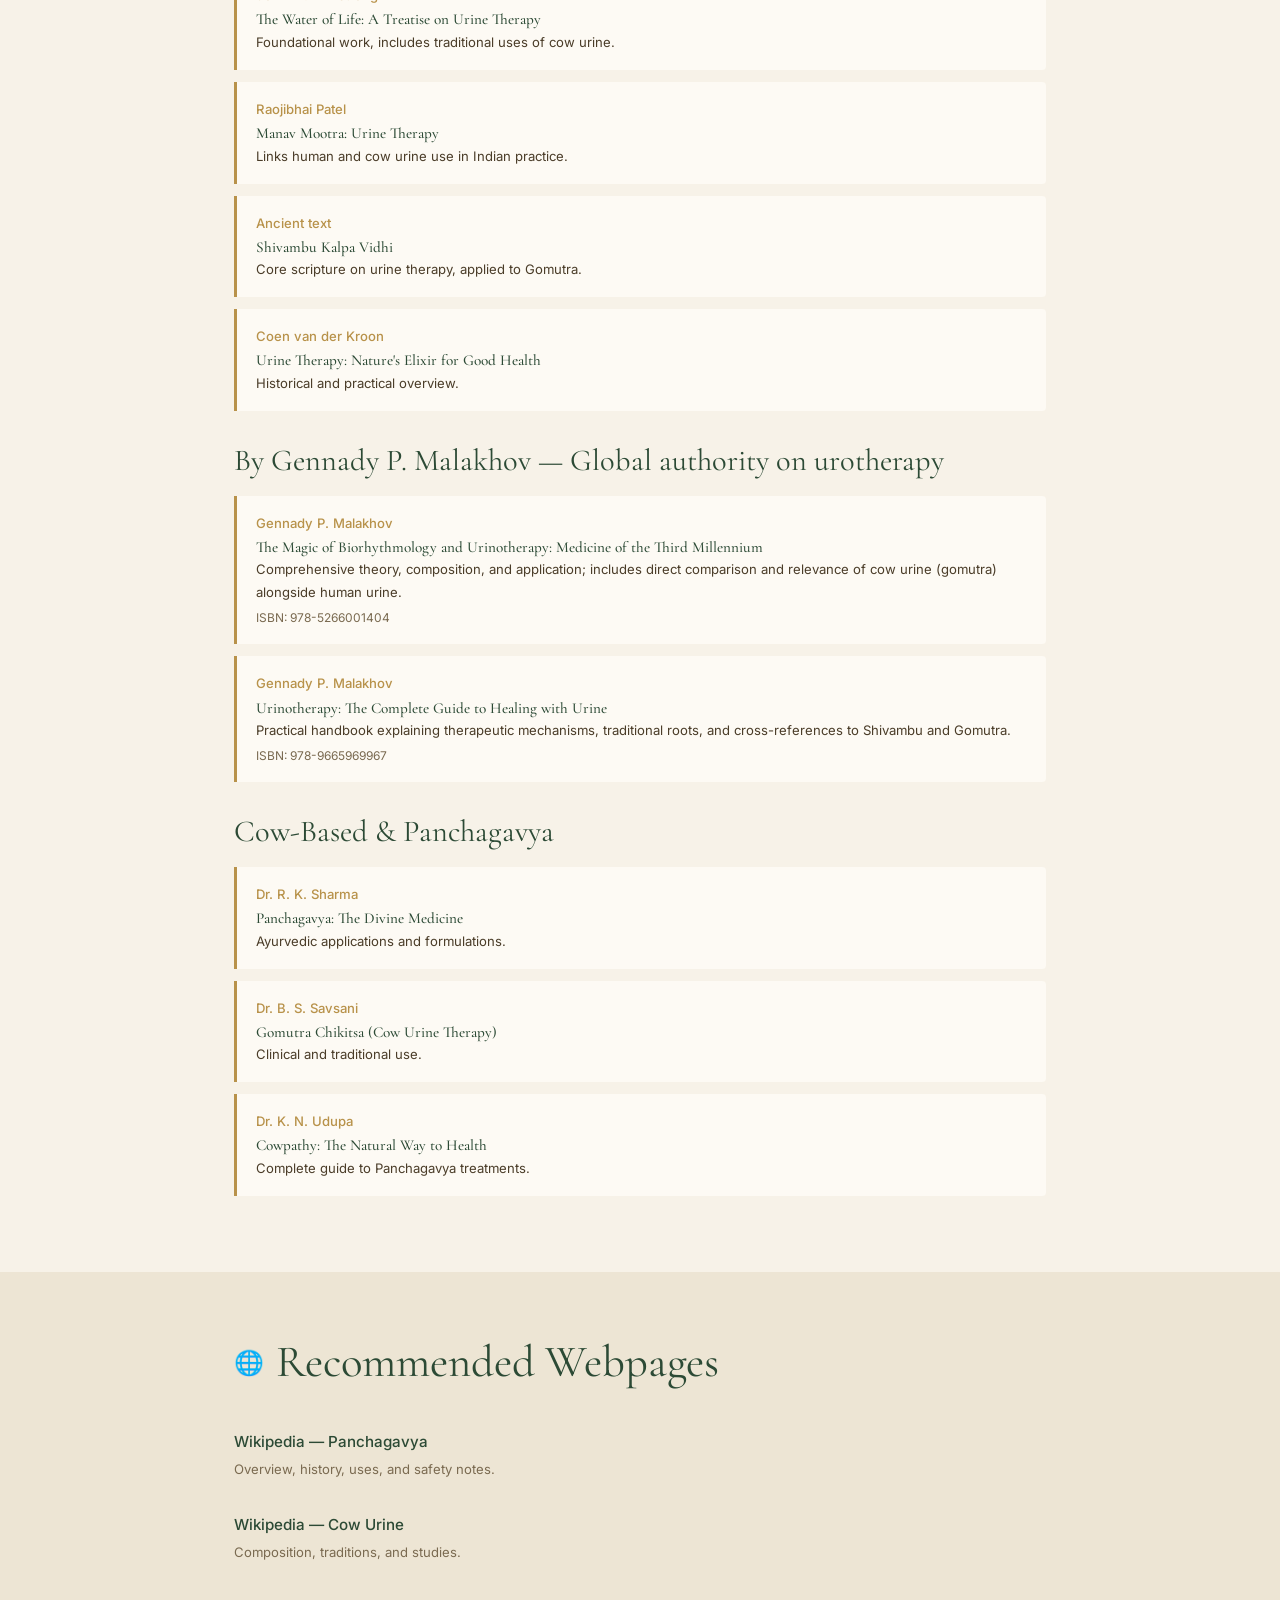
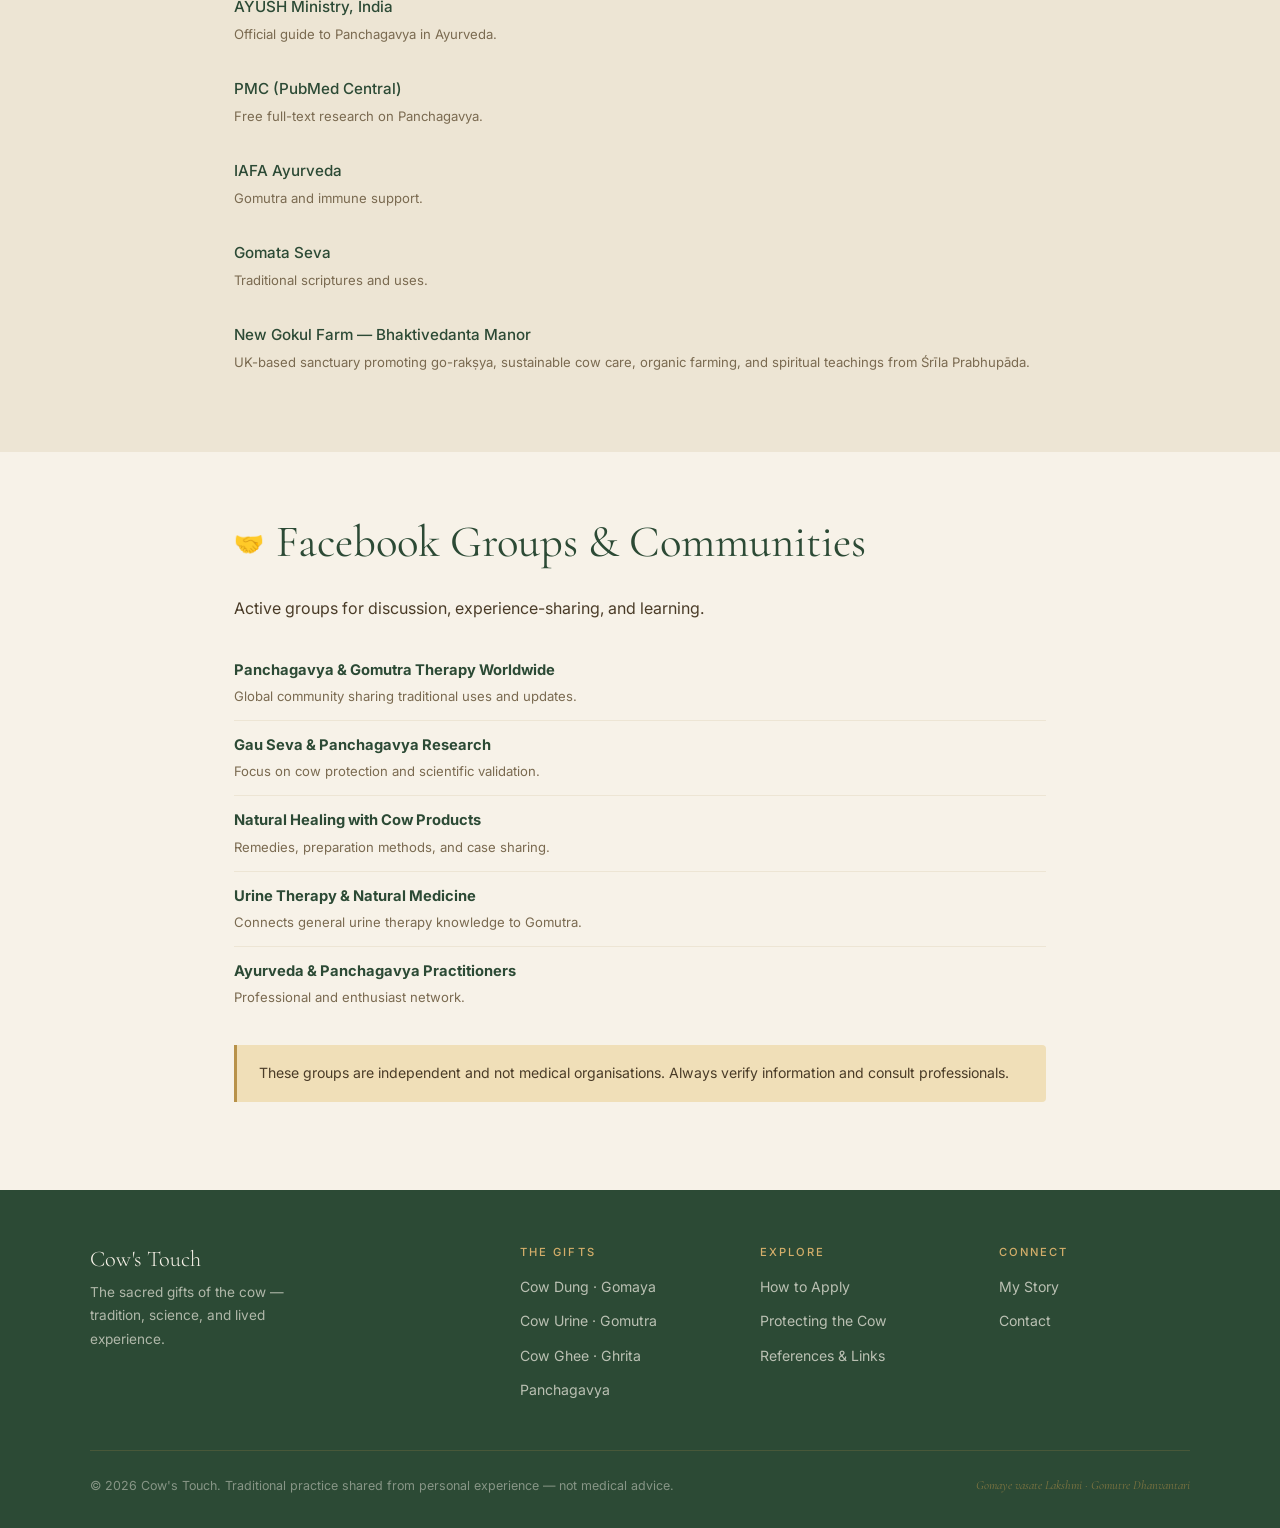
<file: references.html>
<!DOCTYPE html>
<html lang="en">
<head>
  <meta charset="UTF-8">
  <meta name="viewport" content="width=device-width, initial-scale=1">
  <title>References &amp; Links — The Cow's Touch</title>
  <meta name="description" content="Vedic scriptures, peer-reviewed research, books, websites, and communities supporting the healing wisdom of cow products and Panchagavya.">
  <link rel="stylesheet" href="style.css">
  <style>
    .text-block { max-width: var(--max-w); margin: 0 auto; padding: 0 1.5rem; }
    .text-block p { max-width: none; }
    .page-header { background: var(--green); padding: clamp(3rem,8vw,5rem) 1.5rem 2.5rem; }
    .page-header-inner { max-width: var(--max-w); margin: 0 auto; }
    .page-header h1 { color: var(--cream); margin-bottom: 0.5rem; }
    .page-header p { color: rgba(247,242,232,0.78); max-width: 58ch; }

    .ref-section-title { display: flex; align-items: center; gap: 0.75rem; margin-bottom: 1.5rem; }
    .ref-section-title .icon { font-size: 1.5rem; }
    .ref-section-title h2 { margin: 0; }

    /* Vedic refs */
    .ref-list { list-style: none; margin: 0; padding: 0; }
    .ref-list li { display: flex; gap: 1rem; padding: 1rem 0; border-bottom: 1px solid var(--cream-deep); align-items: flex-start; }
    .ref-list li:last-child { border-bottom: none; }
    .ref-num { font-family: var(--font-display); font-size: 1.2rem; color: var(--gold); min-width: 1.8rem; flex-shrink: 0; margin-top: 0.1rem; }
    .ref-content { flex: 1; }
    .ref-content strong { display: block; color: var(--green); margin-bottom: 0.2rem; }
    .ref-content p { font-size: 0.88rem; margin: 0; max-width: none; color: var(--text-mid); }

    /* Science refs */
    .science-ref { background: var(--white); border: 1px solid var(--cream-deep); border-radius: 4px; padding: 1rem 1.2rem; margin-bottom: 0.75rem; }
    .science-ref h4 { color: var(--green); font-size: 0.92rem; margin-bottom: 0.2rem; }
    .science-ref p { font-size: 0.82rem; color: var(--text-light); margin: 0; max-width: none; }

    /* Books */
    .book-card { background: var(--white); border-left: 3px solid var(--gold); padding: 1rem 1.2rem; margin-bottom: 0.75rem; border-radius: 0 4px 4px 0; }
    .book-card h4 { color: var(--green); font-size: 0.95rem; margin-bottom: 0.15rem; }
    .book-card .author { font-size: 0.82rem; color: var(--gold); font-weight: 500; margin-bottom: 0.2rem; }
    .book-card p { font-size: 0.82rem; color: var(--text-mid); margin: 0; max-width: none; }
    .book-card .isbn { font-size: 0.75rem; color: var(--text-light); margin-top: 0.2rem; }

    /* Web links */
    .link-item { padding: 0.85rem 0; border-bottom: 1px solid var(--cream-deep); }
    .link-item:last-child { border-bottom: none; }
    .link-item a { color: var(--green); font-weight: 500; font-size: 0.95rem; }
    .link-item a:hover { color: var(--gold); }
    .link-item p { font-size: 0.82rem; color: var(--text-light); margin: 0.15rem 0 0; max-width: none; }

    /* FB groups */
    .group-item { padding: 0.75rem 0; border-bottom: 1px solid var(--cream-deep); }
    .group-item:last-child { border-bottom: none; }
    .group-item strong { color: var(--green); display: block; font-size: 0.92rem; }
    .group-item p { font-size: 0.82rem; color: var(--text-light); margin: 0.1rem 0 0; max-width: none; }
  </style>
</head>
<body>
  <nav class="site-nav"><div class="nav-inner">
    <a href="index.html" class="nav-logo">Cow's <span>Touch</span></a>
    <button class="nav-toggle" aria-label="Open menu" aria-expanded="false"><span></span><span></span><span></span></button>
    <ul class="nav-links" id="nav-links">
      <li><a href="index.html">Home</a></li><li><a href="cow-dung.html">Cow Dung</a></li>
      <li><a href="cow-urine.html">Cow Urine</a></li><li><a href="cow-ghee.html">Cow Ghee</a></li>
      <li><a href="panchagavya.html">Panchagavya</a></li><li><a href="how-to-apply.html">How to Apply</a></li>
      <li><a href="protecting-the-cow.html">Protecting the Cow</a></li>
      <li><a href="references.html" class="active">References</a></li>
      <li><a href="my-story.html">My Story</a></li><li><a href="contact.html">Contact</a></li>
    </ul>
  </div></nav>

  <div class="page-header">
    <div class="page-header-inner">
      <span class="eyebrow" style="color:var(--gold-light);">Sources &amp; Further Reading</span>
      <h1>References &amp; Links</h1>
      <p>Traditional scriptures, peer-reviewed research, books, and communities — the sources behind the healing wisdom of the cow.</p>
    </div>
  </div>

  <div class="breadcrumb"><a href="index.html">Home</a> <span>›</span> References &amp; Links</div>

  <div class="warning-box" style="max-width:var(--max-w); margin:1.5rem auto; padding:1rem 1.5rem;">
    <p><strong>⚠️ Disclaimer:</strong> This page collects traditional references, research, and resources for educational purposes only. It does not constitute medical advice, diagnosis, or treatment. Always consult a qualified healthcare professional before using any traditional remedy. Note that many claims regarding medicinal benefits are not universally accepted by mainstream medicine, and some uses carry potential health risks.</p>
  </div>

  <!-- Vedic Texts -->
  <section class="section">
    <div class="text-block">
      <div class="reveal">
        <div class="ref-section-title"><span class="icon">📜</span><h2>Vedic &amp; Traditional Texts</h2></div>
        <p>References to the healing, purifying, and therapeutic properties of cow products from ancient scriptures and Ayurvedic classics.</p>
        <ul class="ref-list" style="margin-top:1.5rem;">
          <li><span class="ref-num">1</span><div class="ref-content"><strong>Charaka Samhita (c. 3rd–2nd century BCE)</strong><p>Describes cow milk, ghee, curd, urine, and dung as balancing the three doshas, supporting digestion, immunity, and longevity; Panchagavya formulations for detox and rejuvenation.</p></div></li>
          <li><span class="ref-num">2</span><div class="ref-content"><strong>Sushruta Samhita</strong><p>Details use of ghee for wound healing, gomutra (cow urine) as antimicrobial and bioenhancer, and gomaya (cow dung) as antiseptic and skin remedy.</p></div></li>
          <li><span class="ref-num">3</span><div class="ref-content"><strong>Ashtanga Hridaya</strong><p>Classifies Gomutra as ushna (hot), katu (pungent), and rasayana (rejuvenating); prescribes Panchagavya in Panchakarma therapy.</p></div></li>
          <li><span class="ref-num">4</span><div class="ref-content"><strong>Agni Purana (292.10–13)</strong><p>States cow urine, dung, milk, curd, and ghee purify body and spirit; recommends Govrata for health and well-being.</p></div></li>
          <li><span class="ref-num">5</span><div class="ref-content"><strong>Manusmriti (11.91–92)</strong><p>Lists the five cow-products as sacred purifiers and therapeutic agents.</p></div></li>
          <li><span class="ref-num">6</span><div class="ref-content"><strong>Parashara Smriti (11.28)</strong><p>Declares Panchagavya inherently pure and purifying.</p></div></li>
          <li><span class="ref-num">7</span><div class="ref-content"><strong>Bhavaprakasha Nighantu</strong><p>Notes Gomutra balances digestion, reduces inflammation, treats skin, respiratory, and metabolic disorders.</p></div></li>
          <li><span class="ref-num">8</span><div class="ref-content"><strong>Shivambu Kalpa</strong><p>Ancient treatise on therapeutic use of urine, including cow urine, for healing and detoxification.</p></div></li>
          <li><span class="ref-num">9</span><div class="ref-content"><strong>Vrikshayurveda</strong><p>Prescribes Panchagavya for soil health, plant immunity, and natural pest control.</p></div></li>
          <li><span class="ref-num">10</span><div class="ref-content"><strong>Bhagavad-gītā &amp; Śrīmad-Bhāgavatam</strong><p>Teach go-rakṣya (cow protection) as a core spiritual principle; emphasize the cow's sacred status and connection to health, prosperity, and purity.</p></div></li>
        </ul>
      </div>
    </div>
  </section>

  <!-- Scientific Studies -->
  <section class="section" style="background:var(--cream-deep);">
    <div class="text-block">
      <div class="reveal">
        <div class="ref-section-title"><span class="icon">🔬</span><h2>Scientific Studies &amp; Research</h2></div>
        <p>Peer-reviewed papers, clinical reviews, and patents on biological activity and composition.</p>
        <h3 style="margin-top:1.5rem; margin-bottom:1rem;">General Reviews</h3>
        <div class="science-ref"><h4>Panchgavya: A Precious Gift to Humankind — PMC, 2022</h4><p>Covers antimicrobial, antioxidant, hepatoprotective, and immunomodulatory properties.</p></div>
        <div class="science-ref"><h4>Therapeutic Potential of Panchagavya — World Journal of Pharmaceutical Research, 2024</h4><p>Summarizes activity of all five components.</p></div>
        <div class="science-ref"><h4>Panchagavya: An Ayurvedic Formulation with Scientific Correlation — IJCRM, 2025</h4></div>
        <div class="science-ref"><h4>Antimicrobial Potential of Panchagavya from Indian Cow Breeds — ResearchGate, 2022</h4></div>

        <h3 style="margin-top:2rem; margin-bottom:1rem;">Specific Components</h3>
        <div class="science-ref"><h4>Cow Urine — US Patents 6410059 &amp; 689690 — CSIR-India, 2002</h4><p>Bioenhancer, antimicrobial, and antioxidant effects.</p></div>
        <div class="science-ref"><h4>Cow Dung — Antibacterial &amp; Antifungal Properties — Journal of Environmental Biology, 2019</h4><p>Effective against fungi and bacteria including Mycobacterium tuberculosis.</p></div>
        <div class="science-ref"><h4>Ghee — Wound Healing &amp; Anti-Inflammatory Activity — Journal of Ethnopharmacology, 2020</h4><p>Supports tissue repair and reduces oxidative stress.</p></div>
        <div class="science-ref"><h4>Panchagavya — Duration of Fermentation &amp; Biological Activity — PMC, 2025</h4><p>Shows fermentation modulates efficacy and microbiome.</p></div>
      </div>
    </div>
  </section>

  <!-- Books -->
  <section class="section">
    <div class="text-block">
      <div class="reveal">
        <div class="ref-section-title"><span class="icon">📚</span><h2>Books — Urine Therapy &amp; Cow-Based Healing</h2></div>

        <h3 style="margin-bottom:1rem;">Urine Therapy</h3>
        <div class="book-card"><div class="author">John W. Armstrong</div><h4>The Water of Life: A Treatise on Urine Therapy</h4><p>Foundational work, includes traditional uses of cow urine.</p></div>
        <div class="book-card"><div class="author">Raojibhai Patel</div><h4>Manav Mootra: Urine Therapy</h4><p>Links human and cow urine use in Indian practice.</p></div>
        <div class="book-card"><div class="author">Ancient text</div><h4>Shivambu Kalpa Vidhi</h4><p>Core scripture on urine therapy, applied to Gomutra.</p></div>
        <div class="book-card"><div class="author">Coen van der Kroon</div><h4>Urine Therapy: Nature's Elixir for Good Health</h4><p>Historical and practical overview.</p></div>

        <h3 style="margin-top:2rem; margin-bottom:1rem;">By Gennady P. Malakhov — Global authority on urotherapy</h3>
        <div class="book-card"><div class="author">Gennady P. Malakhov</div><h4>The Magic of Biorhythmology and Urinotherapy: Medicine of the Third Millennium</h4><p>Comprehensive theory, composition, and application; includes direct comparison and relevance of cow urine (gomutra) alongside human urine.</p><p class="isbn">ISBN: 978-5266001404</p></div>
        <div class="book-card"><div class="author">Gennady P. Malakhov</div><h4>Urinotherapy: The Complete Guide to Healing with Urine</h4><p>Practical handbook explaining therapeutic mechanisms, traditional roots, and cross-references to Shivambu and Gomutra.</p><p class="isbn">ISBN: 978-9665969967</p></div>

        <h3 style="margin-top:2rem; margin-bottom:1rem;">Cow-Based &amp; Panchagavya</h3>
        <div class="book-card"><div class="author">Dr. R. K. Sharma</div><h4>Panchagavya: The Divine Medicine</h4><p>Ayurvedic applications and formulations.</p></div>
        <div class="book-card"><div class="author">Dr. B. S. Savsani</div><h4>Gomutra Chikitsa (Cow Urine Therapy)</h4><p>Clinical and traditional use.</p></div>
        <div class="book-card"><div class="author">Dr. K. N. Udupa</div><h4>Cowpathy: The Natural Way to Health</h4><p>Complete guide to Panchagavya treatments.</p></div>
      </div>
    </div>
  </section>

  <!-- Web Links -->
  <section class="section" style="background:var(--cream-deep);">
    <div class="text-block">
      <div class="reveal">
        <div class="ref-section-title"><span class="icon">🌐</span><h2>Recommended Webpages</h2></div>
        <div class="link-item"><a href="https://en.wikipedia.org/wiki/Panchagavya" target="_blank" rel="noopener">Wikipedia — Panchagavya</a><p>Overview, history, uses, and safety notes.</p></div>
        <div class="link-item"><a href="https://en.wikipedia.org/wiki/Cow_urine" target="_blank" rel="noopener">Wikipedia — Cow Urine</a><p>Composition, traditions, and studies.</p></div>
        <div class="link-item"><a href="https://ayush.gov.in/" target="_blank" rel="noopener">AYUSH Ministry, India</a><p>Official guide to Panchagavya in Ayurveda.</p></div>
        <div class="link-item"><a href="https://pmc.ncbi.nlm.nih.gov/search/?term=panchagavya" target="_blank" rel="noopener">PMC (PubMed Central)</a><p>Free full-text research on Panchagavya.</p></div>
        <div class="link-item"><a href="https://www.iafaforallergy.com/gomutra-therapy/" target="_blank" rel="noopener">IAFA Ayurveda</a><p>Gomutra and immune support.</p></div>
        <div class="link-item"><a href="https://blog.gomataseva.org/" target="_blank" rel="noopener">Gomata Seva</a><p>Traditional scriptures and uses.</p></div>
        <div class="link-item"><a href="https://newgokul.bhaktivedantamanor.co.uk/" target="_blank" rel="noopener">New Gokul Farm — Bhaktivedanta Manor</a><p>UK-based sanctuary promoting go-rakṣya, sustainable cow care, organic farming, and spiritual teachings from Śrīla Prabhupāda.</p></div>
      </div>
    </div>
  </section>

  <!-- Facebook Groups -->
  <section class="section">
    <div class="text-block">
      <div class="reveal">
        <div class="ref-section-title"><span class="icon">🤝</span><h2>Facebook Groups &amp; Communities</h2></div>
        <p>Active groups for discussion, experience-sharing, and learning.</p>
        <div style="margin-top:1.5rem;">
          <div class="group-item"><strong>Panchagavya &amp; Gomutra Therapy Worldwide</strong><p>Global community sharing traditional uses and updates.</p></div>
          <div class="group-item"><strong>Gau Seva &amp; Panchagavya Research</strong><p>Focus on cow protection and scientific validation.</p></div>
          <div class="group-item"><strong>Natural Healing with Cow Products</strong><p>Remedies, preparation methods, and case sharing.</p></div>
          <div class="group-item"><strong>Urine Therapy &amp; Natural Medicine</strong><p>Connects general urine therapy knowledge to Gomutra.</p></div>
          <div class="group-item"><strong>Ayurveda &amp; Panchagavya Practitioners</strong><p>Professional and enthusiast network.</p></div>
        </div>
        <div class="note-box" style="margin-top:1.5rem;"><p>These groups are independent and not medical organisations. Always verify information and consult professionals.</p></div>
      </div>
    </div>
  </section>

  <footer class="site-footer"><div class="footer-inner">
    <div class="footer-brand"><h3>Cow's Touch</h3><p>The sacred gifts of the cow — tradition, science, and lived experience.</p></div>
    <div class="footer-col"><h4>The Gifts</h4><ul><li><a href="cow-dung.html">Cow Dung · Gomaya</a></li><li><a href="cow-urine.html">Cow Urine · Gomutra</a></li><li><a href="cow-ghee.html">Cow Ghee · Ghrita</a></li><li><a href="panchagavya.html">Panchagavya</a></li></ul></div>
    <div class="footer-col"><h4>Explore</h4><ul><li><a href="how-to-apply.html">How to Apply</a></li><li><a href="protecting-the-cow.html">Protecting the Cow</a></li><li><a href="references.html">References &amp; Links</a></li></ul></div>
    <div class="footer-col"><h4>Connect</h4><ul><li><a href="my-story.html">My Story</a></li><li><a href="contact.html">Contact</a></li></ul></div>
  </div><div class="footer-bottom"><span>© 2026 Cow's Touch. Traditional practice shared from personal experience — not medical advice.</span><span class="footer-mantra">Gomaye vasate Lakshmi · Gomutre Dhanvantari</span></div></footer>
  <script>
    const t=document.querySelector('.nav-toggle'),l=document.querySelector('.nav-links');
    t.addEventListener('click',()=>{const o=l.classList.toggle('open');t.setAttribute('aria-expanded',o);});
    l.querySelectorAll('a').forEach(a=>a.addEventListener('click',()=>{l.classList.remove('open');t.setAttribute('aria-expanded',false);}));
    document.querySelectorAll('.reveal').forEach(el=>new IntersectionObserver((e)=>{e.forEach(x=>{if(x.isIntersecting){x.target.classList.add('visible');}});},{threshold:0.06}).observe(el));
  </script>
</body>
</html>
</file>
<file: style.css>
/* =============================================
   COW'S TOUCH — Main Stylesheet
   Palette: cream, warm gold, deep forest green, soft ivory
   Type: Cormorant Garamond (display) + Inter (body)
   ============================================= */

@import url('https://fonts.googleapis.com/css2?family=Cormorant+Garamond:ital,wght@0,300;0,400;0,500;0,600;1,300;1,400;1,500&family=Inter:wght@300;400;500&display=swap');

/* ── Reset & Base ─────────────────────────────── */
*, *::before, *::after { box-sizing: border-box; margin: 0; padding: 0; }

:root {
  --cream:       #F7F2E8;
  --cream-deep:  #EDE5D4;
  --gold:        #B8924A;
  --gold-light:  #D4AE6A;
  --gold-pale:   #F0DFB8;
  --green:       #2C4A35;
  --green-mid:   #3D6647;
  --green-light: #5A8A60;
  --brown:       #6B4C2A;
  --text:        #2A2015;
  --text-mid:    #4A3C28;
  --text-light:  #7A6A50;
  --white:       #FDFAF4;

  --font-display: 'Cormorant Garamond', Georgia, serif;
  --font-body:    'Inter', system-ui, sans-serif;

  --max-w:   860px;
  --max-w-wide: 1100px;
  --gap:     clamp(2rem, 5vw, 4rem);
}

html { scroll-behavior: smooth; }

body {
  background: var(--cream);
  color: var(--text);
  font-family: var(--font-body);
  font-size: 16px;
  line-height: 1.75;
  -webkit-font-smoothing: antialiased;
}

img { display: block; max-width: 100%; height: auto; }
a { color: var(--green); text-decoration: none; }
a:hover { color: var(--gold); }

/* ── Typography ───────────────────────────────── */
h1, h2, h3, h4, h5 {
  font-family: var(--font-display);
  font-weight: 400;
  line-height: 1.2;
  color: var(--green);
}

h1 { font-size: clamp(2.4rem, 6vw, 4rem); font-weight: 300; letter-spacing: -0.01em; }
h2 { font-size: clamp(1.8rem, 4vw, 2.8rem); font-weight: 400; }
h3 { font-size: clamp(1.3rem, 3vw, 1.9rem); font-weight: 400; }
h4 { font-size: 1.2rem; font-weight: 500; }

.eyebrow {
  display: block;
  font-family: var(--font-body);
  font-size: 0.72rem;
  font-weight: 500;
  letter-spacing: 0.18em;
  text-transform: uppercase;
  color: var(--gold);
  margin-bottom: 0.6rem;
}

p { max-width: 68ch; color: var(--text-mid); margin-bottom: 1.1rem; }
p:last-child { margin-bottom: 0; }

blockquote {
  border-left: 3px solid var(--gold);
  padding: 0.8rem 1.4rem;
  margin: 2rem 0;
  font-family: var(--font-display);
  font-size: 1.25rem;
  font-style: italic;
  color: var(--green);
  background: var(--gold-pale);
  border-radius: 0 4px 4px 0;
}
blockquote cite {
  display: block;
  font-size: 0.8rem;
  font-family: var(--font-body);
  font-style: normal;
  color: var(--text-light);
  margin-top: 0.5rem;
}

/* ── Decorative divider ───────────────────────── */
.divider {
  text-align: center;
  color: var(--gold);
  font-size: 1.2rem;
  letter-spacing: 0.5rem;
  margin: var(--gap) 0;
  opacity: 0.6;
}

.section-rule {
  border: none;
  border-top: 1px solid var(--cream-deep);
  margin: var(--gap) auto;
  max-width: var(--max-w);
}

/* ── Layout helpers ───────────────────────────── */
.container {
  width: 100%;
  max-width: var(--max-w);
  margin: 0 auto;
  padding: 0 1.5rem;
}
.container--wide {
  max-width: var(--max-w-wide);
}

.section {
  padding: var(--gap) 1.5rem;
}

.section--green {
  background: var(--green);
  color: var(--cream);
}
.section--green h1,
.section--green h2,
.section--green h3,
.section--green p { color: var(--cream); }
.section--green .eyebrow { color: var(--gold-light); }

.section--gold-pale {
  background: var(--gold-pale);
}
.section--dark {
  background: var(--text);
  color: var(--cream);
}

/* ── NAVIGATION ───────────────────────────────── */
.site-nav {
  position: sticky;
  top: 0;
  z-index: 100;
  background: var(--green);
  border-bottom: 1px solid rgba(184,146,74,0.3);
}

.nav-inner {
  max-width: var(--max-w-wide);
  margin: 0 auto;
  padding: 0 1.5rem;
  display: flex;
  align-items: center;
  justify-content: space-between;
  height: 60px;
}

.nav-logo {
  font-family: var(--font-display);
  font-size: 1.25rem;
  font-weight: 400;
  color: var(--cream) !important;
  letter-spacing: 0.03em;
  white-space: nowrap;
}
.nav-logo span { color: var(--gold-light); }

.nav-links {
  display: flex;
  align-items: center;
  gap: 0;
  list-style: none;
  flex-wrap: nowrap;
}
.nav-links a {
  display: block;
  padding: 0.4rem 0.75rem;
  font-size: 0.78rem;
  font-weight: 400;
  letter-spacing: 0.06em;
  color: rgba(247,242,232,0.8);
  text-transform: uppercase;
  transition: color 0.2s;
  white-space: nowrap;
}
.nav-links a:hover,
.nav-links a.active { color: var(--gold-light); }

/* Hamburger */
.nav-toggle {
  display: none;
  flex-direction: column;
  justify-content: center;
  gap: 5px;
  background: none;
  border: none;
  cursor: pointer;
  padding: 4px;
  width: 36px;
  height: 36px;
}
.nav-toggle span {
  display: block;
  width: 24px;
  height: 2px;
  background: var(--cream);
  transition: all 0.3s;
  border-radius: 2px;
}

/* Mobile nav */
@media (max-width: 900px) {
  .nav-toggle { display: flex; }
  .nav-links {
    display: none;
    position: absolute;
    top: 60px;
    left: 0; right: 0;
    background: var(--green);
    flex-direction: column;
    align-items: flex-start;
    gap: 0;
    padding: 0.5rem 0 1rem;
    border-bottom: 2px solid var(--gold);
    box-shadow: 0 8px 24px rgba(0,0,0,0.2);
  }
  .nav-links.open { display: flex; }
  .nav-links a {
    padding: 0.65rem 1.5rem;
    font-size: 0.85rem;
    width: 100%;
  }
}

/* ── HERO ─────────────────────────────────────── */
.hero {
  position: relative;
  overflow: hidden;
  min-height: 70vh;
  display: flex;
  align-items: center;
}

.hero img {
  position: absolute;
  inset: 0;
  width: 100%;
  height: 100%;
  object-fit: cover;
  object-position: center top;
}

.hero-overlay {
  position: absolute;
  inset: 0;
  background: linear-gradient(
    to bottom,
    rgba(44,74,53,0.35) 0%,
    rgba(42,32,21,0.60) 70%,
    rgba(42,32,21,0.85) 100%
  );
}

.hero-content {
  position: relative;
  z-index: 2;
  padding: clamp(3rem, 8vw, 6rem) 1.5rem clamp(2rem, 5vw, 4rem);
  max-width: var(--max-w);
  margin: 0 auto;
  width: 100%;
}

.hero-content .eyebrow { color: var(--gold-light); }
.hero-content h1 { color: var(--white); }
.hero-content p { color: rgba(253,250,244,0.85); max-width: 55ch; }

/* ── Page hero (inner pages) ──────────────────── */
.page-hero {
  position: relative;
  overflow: hidden;
  min-height: 50vh;
  display: flex;
  align-items: flex-end;
}
.page-hero img {
  position: absolute;
  inset: 0;
  width: 100%; height: 100%;
  object-fit: cover;
  object-position: center top;
}
.page-hero-overlay {
  position: absolute;
  inset: 0;
  background: linear-gradient(
    to bottom,
    rgba(44,74,53,0.2) 0%,
    rgba(42,32,21,0.75) 100%
  );
}
.page-hero-content {
  position: relative;
  z-index: 2;
  padding: clamp(2rem,5vw,4rem) 1.5rem;
  max-width: var(--max-w);
  margin: 0 auto;
  width: 100%;
}
.page-hero-content .eyebrow { color: var(--gold-light); }
.page-hero-content h1 { color: var(--white); margin-bottom: 0.3rem; }
.page-hero-content .page-subtitle {
  color: rgba(253,250,244,0.80);
  font-family: var(--font-display);
  font-style: italic;
  font-size: 1.2rem;
  margin-bottom: 0;
}

/* ── Breadcrumb ───────────────────────────────── */
.breadcrumb {
  font-size: 0.78rem;
  color: var(--text-light);
  padding: 0.75rem 1.5rem;
  max-width: var(--max-w);
  margin: 0 auto;
}
.breadcrumb a { color: var(--text-light); }
.breadcrumb a:hover { color: var(--gold); }
.breadcrumb span { color: var(--gold); }

/* ── In-page nav tabs ─────────────────────────── */
.page-tabs {
  background: var(--cream-deep);
  border-bottom: 1px solid rgba(184,146,74,0.25);
  overflow-x: auto;
  -webkit-overflow-scrolling: touch;
  position: sticky;
  top: 60px;
  z-index: 50;
}
.page-tabs-inner {
  display: flex;
  max-width: var(--max-w);
  margin: 0 auto;
  padding: 0 1.5rem;
}
.page-tabs a {
  display: block;
  padding: 0.75rem 1rem;
  font-size: 0.75rem;
  font-weight: 500;
  letter-spacing: 0.08em;
  text-transform: uppercase;
  color: var(--text-light);
  white-space: nowrap;
  border-bottom: 2px solid transparent;
  transition: all 0.2s;
}
.page-tabs a:hover { color: var(--green); border-color: var(--gold); }

/* ── Buttons ──────────────────────────────────── */
.btn {
  display: inline-block;
  padding: 0.75rem 1.8rem;
  font-family: var(--font-body);
  font-size: 0.8rem;
  font-weight: 500;
  letter-spacing: 0.1em;
  text-transform: uppercase;
  border-radius: 2px;
  transition: all 0.25s;
  cursor: pointer;
  border: none;
}
.btn-gold {
  background: var(--gold);
  color: var(--white);
}
.btn-gold:hover { background: var(--gold-light); color: var(--white); }

.btn-outline {
  background: transparent;
  border: 1.5px solid var(--gold);
  color: var(--gold);
}
.btn-outline:hover { background: var(--gold); color: var(--white); }

.btn-green {
  background: var(--green);
  color: var(--cream);
}
.btn-green:hover { background: var(--green-mid); color: var(--cream); }

/* ── Cards (gift cards on homepage) ──────────────*/
.cards-grid {
  display: grid;
  grid-template-columns: repeat(auto-fit, minmax(260px, 1fr));
  gap: 2rem;
  max-width: var(--max-w-wide);
  margin: 2.5rem auto 0;
}

.gift-card {
  background: var(--white);
  border: 1px solid var(--cream-deep);
  border-radius: 4px;
  overflow: hidden;
  transition: box-shadow 0.3s, transform 0.3s;
  display: flex;
  flex-direction: column;
}
.gift-card:hover {
  box-shadow: 0 12px 40px rgba(44,74,53,0.12);
  transform: translateY(-4px);
}
.gift-card img {
  width: 100%;
  height: 240px;
  object-fit: cover;
}
.gift-card-body {
  padding: 1.5rem;
  flex: 1;
  display: flex;
  flex-direction: column;
}
.gift-card-label {
  font-size: 0.7rem;
  letter-spacing: 0.15em;
  text-transform: uppercase;
  color: var(--gold);
  font-weight: 500;
  margin-bottom: 0.3rem;
}
.gift-card h3 { margin-bottom: 0.2rem; font-size: 1.5rem; }
.gift-card .gift-subtitle {
  font-family: var(--font-display);
  font-style: italic;
  color: var(--text-light);
  margin-bottom: 0.8rem;
  font-size: 0.95rem;
}
.gift-card p { font-size: 0.9rem; flex: 1; }
.gift-card .card-link {
  display: inline-block;
  margin-top: 1.2rem;
  font-size: 0.78rem;
  font-weight: 500;
  letter-spacing: 0.1em;
  text-transform: uppercase;
  color: var(--green);
  border-bottom: 1px solid var(--gold);
  padding-bottom: 2px;
  transition: color 0.2s;
}
.gift-card .card-link:hover { color: var(--gold); }

/* ── Panchagavya ingredient chips ─────────────── */
.ingredient-chips {
  display: flex;
  flex-wrap: wrap;
  gap: 0.5rem;
  justify-content: center;
  margin: 1.5rem 0;
}
.chip {
  background: var(--green);
  color: var(--cream);
  padding: 0.4rem 1rem;
  border-radius: 100px;
  font-size: 0.8rem;
  letter-spacing: 0.05em;
}

/* ── Panchagavya five elements grid ───────────── */
.five-grid {
  display: grid;
  grid-template-columns: repeat(auto-fit, minmax(160px, 1fr));
  gap: 1.5rem;
  max-width: var(--max-w);
  margin: 2rem auto;
}
.five-item {
  text-align: center;
  padding: 1.5rem 1rem;
  background: var(--white);
  border: 1px solid var(--cream-deep);
  border-radius: 4px;
}
.five-item .icon { font-size: 2rem; margin-bottom: 0.5rem; }
.five-item h4 { color: var(--green); font-size: 1.1rem; margin-bottom: 0.1rem; }
.five-item small { color: var(--text-light); font-family: var(--font-display); font-style: italic; }

/* ── Quote / pull quote ───────────────────────── */
.pull-quote {
  text-align: center;
  max-width: 640px;
  margin: var(--gap) auto;
  padding: 0 1.5rem;
}
.pull-quote p {
  font-family: var(--font-display);
  font-size: clamp(1.2rem, 3vw, 1.7rem);
  font-style: italic;
  color: var(--green);
  line-height: 1.45;
  max-width: none;
  margin: 0;
}
.pull-quote cite {
  display: block;
  font-family: var(--font-body);
  font-size: 0.78rem;
  color: var(--text-light);
  letter-spacing: 0.1em;
  text-transform: uppercase;
  margin-top: 0.8rem;
}

/* ── Stat boxes ───────────────────────────────── */
.stats-grid {
  display: grid;
  grid-template-columns: repeat(auto-fit, minmax(200px, 1fr));
  gap: 1.5rem;
  max-width: var(--max-w);
  margin: 2rem auto;
}
.stat-box {
  text-align: center;
  padding: 1.5rem;
  background: rgba(255,255,255,0.08);
  border: 1px solid rgba(184,146,74,0.25);
  border-radius: 4px;
}
.stat-box .stat-icon {
  font-size: 1.8rem;
  color: var(--gold-light);
  margin-bottom: 0.5rem;
}
.stat-box h4 {
  color: var(--gold-light);
  font-size: 1rem;
  margin-bottom: 0.3rem;
}
.stat-box p {
  font-size: 0.85rem;
  color: rgba(247,242,232,0.75);
  max-width: none;
  margin: 0;
}

/* ── Section with image aside ─────────────────── */
.two-col {
  display: grid;
  grid-template-columns: 1fr 1fr;
  gap: 4rem;
  align-items: center;
  max-width: var(--max-w-wide);
  margin: 0 auto;
}
.two-col.reverse { direction: rtl; }
.two-col.reverse > * { direction: ltr; }
.two-col img { border-radius: 4px; width: 100%; }
@media (max-width: 700px) {
  .two-col {
    grid-template-columns: 1fr !important;
    gap: 1.5rem !important;
    direction: ltr !important;
  }
  .two-col > * { direction: ltr; }
  .two-col img {
    width: 100% !important;
    height: 260px;
    object-fit: cover;
    border-radius: 4px;
  }
}

/* ── Mini link cards (bottom of homepage) ────── */
.link-cards {
  display: grid;
  grid-template-columns: repeat(auto-fit, minmax(260px, 1fr));
  gap: 1.5rem;
  max-width: var(--max-w-wide);
  margin: 2rem auto 0;
}
.link-card {
  background: var(--white);
  border: 1px solid var(--cream-deep);
  border-radius: 4px;
  padding: 2rem;
  transition: box-shadow 0.3s;
}
.link-card:hover { box-shadow: 0 8px 30px rgba(44,74,53,0.1); }
.link-card h3 { font-size: 1.4rem; margin-bottom: 0.5rem; }
.link-card p { font-size: 0.9rem; }
.link-card .card-link {
  display: inline-block;
  margin-top: 1rem;
  font-size: 0.78rem;
  font-weight: 500;
  letter-spacing: 0.1em;
  text-transform: uppercase;
  color: var(--green);
  border-bottom: 1px solid var(--gold);
  padding-bottom: 2px;
}
.link-card .card-link:hover { color: var(--gold); }

/* ── Begin Anywhere CTA links ─────────────────── */
.cta-links {
  display: flex;
  flex-wrap: wrap;
  gap: 1rem;
  margin-top: 1.5rem;
}

/* ── Numbered steps ───────────────────────────── */
.steps-list {
  list-style: none;
  counter-reset: steps;
  max-width: var(--max-w);
  margin: 1.5rem auto;
}
.steps-list li {
  counter-increment: steps;
  display: grid;
  grid-template-columns: 2.5rem 1fr;
  gap: 1rem;
  padding: 1.2rem 0;
  border-bottom: 1px solid var(--cream-deep);
  align-items: start;
}
.steps-list li::before {
  content: counter(steps);
  font-family: var(--font-display);
  font-size: 1.5rem;
  color: var(--gold);
  font-weight: 300;
  line-height: 1;
  margin-top: 0.1rem;
}
.steps-list li:last-child { border-bottom: none; }
.steps-list strong { display: block; color: var(--green); font-weight: 500; margin-bottom: 0.2rem; }

/* ── Essential oil ranked list ────────────────── */
.ranked-list {
  list-style: none;
  max-width: var(--max-w);
  margin: 1.5rem auto;
}
.ranked-list li {
  display: grid;
  grid-template-columns: 2rem 1fr;
  gap: 1rem;
  padding: 1rem 0;
  border-bottom: 1px solid var(--cream-deep);
  align-items: start;
  counter-increment: rank;
}
.ranked-list li:last-child { border-bottom: none; }
.rank-num {
  background: var(--green);
  color: var(--cream);
  width: 2rem; height: 2rem;
  border-radius: 50%;
  display: flex; align-items: center; justify-content: center;
  font-size: 0.85rem;
  font-weight: 500;
  flex-shrink: 0;
}

/* ── Table ────────────────────────────────────── */
.data-table {
  width: 100%;
  border-collapse: collapse;
  font-size: 0.88rem;
  margin: 1.5rem 0;
}
.data-table th {
  background: var(--green);
  color: var(--cream);
  padding: 0.75rem 1rem;
  text-align: left;
  font-weight: 500;
  letter-spacing: 0.05em;
}
.data-table td {
  padding: 0.7rem 1rem;
  border-bottom: 1px solid var(--cream-deep);
  color: var(--text-mid);
  vertical-align: top;
}
.data-table tr:nth-child(even) td { background: var(--white); }

/* ── Photo grid ───────────────────────────────── */
.photo-grid {
  display: grid;
  grid-template-columns: repeat(2, 1fr);
  gap: 0.75rem;
  max-width: var(--max-w);
  margin: 2rem auto;
}
.photo-grid.cols-4 { grid-template-columns: repeat(4, 1fr); }
.photo-grid img {
  width: 100%; height: 220px;
  object-fit: cover;
  border-radius: 3px;
}
@media (max-width: 600px) {
  .photo-grid.cols-4 { grid-template-columns: repeat(2, 1fr); }
  .photo-grid img { height: 160px; }
}

/* ── Disclaimer / note box ────────────────────── */
.note-box {
  background: var(--gold-pale);
  border-left: 3px solid var(--gold);
  padding: 1rem 1.4rem;
  border-radius: 0 4px 4px 0;
  margin: 1.5rem 0;
  font-size: 0.88rem;
  color: var(--text-mid);
}
.note-box p { font-size: inherit; margin: 0; max-width: none; }

/* ── Warning / disclaimer ─────────────────────── */
.warning-box {
  background: #fff8e6;
  border: 1px solid var(--gold);
  border-radius: 4px;
  padding: 1.2rem 1.5rem;
  margin: 1.5rem 0;
  font-size: 0.88rem;
}

/* ── References list ──────────────────────────── */
.ref-list {
  list-style: none;
  counter-reset: ref;
  max-width: var(--max-w);
  margin: 1rem 0;
}
.ref-list li {
  counter-increment: ref;
  display: grid;
  grid-template-columns: 1.8rem 1fr;
  gap: 0.75rem;
  padding: 0.9rem 0;
  border-bottom: 1px solid var(--cream-deep);
  font-size: 0.88rem;
  align-items: start;
}
.ref-list li::before {
  content: counter(ref);
  font-family: var(--font-display);
  font-size: 1.1rem;
  color: var(--gold);
}
.ref-list li:last-child { border-bottom: none; }
.ref-list strong { display: block; color: var(--green); margin-bottom: 0.15rem; }

/* ── External link list ───────────────────────── */
.link-list {
  list-style: none;
  max-width: var(--max-w);
  margin: 1rem 0;
}
.link-list li {
  padding: 0.75rem 0;
  border-bottom: 1px solid var(--cream-deep);
  font-size: 0.9rem;
}
.link-list li:last-child { border-bottom: none; }
.link-list a { color: var(--green); font-weight: 500; }
.link-list a:hover { color: var(--gold); }
.link-list span { display: block; color: var(--text-light); font-size: 0.82rem; margin-top: 0.1rem; }

/* ── Story sections ───────────────────────────── */
.story-section {
  max-width: var(--max-w);
  margin: 0 auto;
  padding: var(--gap) 1.5rem;
}
.story-section h2 { margin-bottom: 1.2rem; }
.story-section p { max-width: 70ch; }

.story-part-label {
  display: inline-block;
  background: var(--green);
  color: var(--cream);
  font-size: 0.7rem;
  letter-spacing: 0.15em;
  text-transform: uppercase;
  padding: 0.3rem 0.8rem;
  border-radius: 2px;
  margin-bottom: 0.8rem;
}

/* ── Contact info ─────────────────────────────── */
.contact-block {
  background: var(--white);
  border: 1px solid var(--cream-deep);
  border-radius: 4px;
  padding: 2rem;
  margin-bottom: 1.5rem;
}
.contact-block h3 { margin-bottom: 1rem; }
.contact-detail {
  display: flex;
  align-items: flex-start;
  gap: 0.75rem;
  margin-bottom: 0.75rem;
  font-size: 0.92rem;
  color: var(--text-mid);
}
.contact-detail .icon { color: var(--gold); font-size: 1.1rem; flex-shrink: 0; margin-top: 0.1rem; }
.contact-detail a { color: var(--green); }
.contact-detail a:hover { color: var(--gold); }

/* ── Protection table ─────────────────────────── */
.protection-card {
  background: var(--white);
  border: 1px solid var(--cream-deep);
  border-radius: 4px;
  overflow: hidden;
  margin-bottom: 1.5rem;
}
.protection-card-header {
  background: var(--green);
  color: var(--cream);
  padding: 1rem 1.5rem;
}
.protection-card-header h3 { color: var(--cream); font-size: 1.2rem; }
.protection-card-header .eyebrow { color: var(--gold-light); }
.protection-card-body { padding: 1.5rem; }
.protection-detail { margin-bottom: 0.6rem; font-size: 0.9rem; color: var(--text-mid); }
.protection-detail strong { color: var(--green); }

/* ── Damar Tantra timeline ────────────────────── */
.timeline {
  max-width: var(--max-w);
  margin: 2rem auto;
  position: relative;
  padding-left: 3rem;
}
.timeline::before {
  content: '';
  position: absolute;
  left: 1rem;
  top: 0; bottom: 0;
  width: 2px;
  background: linear-gradient(to bottom, var(--gold), transparent);
}
.timeline-item {
  position: relative;
  padding: 0 0 2rem 1.5rem;
}
.timeline-item::before {
  content: '';
  position: absolute;
  left: -0.5rem;
  top: 0.4rem;
  width: 10px; height: 10px;
  background: var(--gold);
  border-radius: 50%;
}
.timeline-item .time-label {
  font-size: 0.72rem;
  font-weight: 500;
  letter-spacing: 0.12em;
  text-transform: uppercase;
  color: var(--gold);
  margin-bottom: 0.3rem;
}
.timeline-item h4 { font-size: 1rem; margin-bottom: 0.3rem; }
.timeline-item p { font-size: 0.88rem; margin: 0; }

/* ── FOOTER ───────────────────────────────────── */
.site-footer {
  background: var(--green);
  color: rgba(247,242,232,0.8);
  padding: 3.5rem 1.5rem 2rem;
}
.footer-inner {
  max-width: var(--max-w-wide);
  margin: 0 auto;
  display: grid;
  grid-template-columns: 2fr 1fr 1fr 1fr;
  gap: 3rem;
}
.footer-brand h3 {
  font-family: var(--font-display);
  color: var(--cream);
  font-size: 1.4rem;
  font-weight: 300;
  margin-bottom: 0.5rem;
}
.footer-brand p {
  font-size: 0.85rem;
  color: rgba(247,242,232,0.65);
  max-width: 26ch;
}
.footer-col h4 {
  font-family: var(--font-body);
  font-size: 0.7rem;
  letter-spacing: 0.18em;
  text-transform: uppercase;
  color: var(--gold-light);
  margin-bottom: 0.8rem;
}
.footer-col ul { list-style: none; }
.footer-col li { margin-bottom: 0.4rem; }
.footer-col a {
  font-size: 0.88rem;
  color: rgba(247,242,232,0.7);
  transition: color 0.2s;
}
.footer-col a:hover { color: var(--gold-light); }

.footer-bottom {
  max-width: var(--max-w-wide);
  margin: 2.5rem auto 0;
  padding-top: 1.5rem;
  border-top: 1px solid rgba(184,146,74,0.2);
  display: flex;
  justify-content: space-between;
  align-items: center;
  font-size: 0.78rem;
  color: rgba(247,242,232,0.45);
  gap: 1rem;
  flex-wrap: wrap;
}
.footer-mantra {
  font-family: var(--font-display);
  font-style: italic;
  color: rgba(184,146,74,0.6);
}

@media (max-width: 768px) {
  .footer-inner {
    grid-template-columns: 1fr 1fr;
  }
  .footer-brand { grid-column: 1 / -1; }
}
@media (max-width: 480px) {
  .footer-inner { grid-template-columns: 1fr; }
}

/* ── Scroll reveal ────────────────────────────── */
@media (prefers-reduced-motion: no-preference) {
  .reveal {
    opacity: 0;
    transform: translateY(24px);
    transition: opacity 0.6s ease, transform 0.6s ease;
  }
  .reveal.visible {
    opacity: 1;
    transform: none;
  }
}

/* ── Mobile body text fix ─────────────────────── */
@media (max-width: 480px) {
  body { font-size: 15px; }
  p { line-height: 1.65; }
  .two-col img { max-height: 260px; }
}
.text-center { text-align: center; }
.text-center p { margin-left: auto; margin-right: auto; }
.mt-1 { margin-top: 0.5rem; }
.mt-2 { margin-top: 1rem; }
.mt-3 { margin-top: 1.5rem; }
.mt-4 { margin-top: 2rem; }
.mb-1 { margin-bottom: 0.5rem; }
.mb-2 { margin-bottom: 1rem; }
.mb-4 { margin-bottom: 2rem; }
.gold { color: var(--gold); }
.italic { font-style: italic; }
.font-display { font-family: var(--font-display); }

/* ── Grid cell paragraph fix ──────────────────── */
/* Prevents global max-width:68ch from squeezing text inside grid columns */
.apply-steps p,
.oil-list p,
.method-card p,
.blend-box p,
.veda-entry p,
.gift-item p,
.science-item p,
.usage-card p,
.usage-card-p p,
.quality-item p,
.five-el p,
.contact-block p,
.protection-card-body p {
  max-width: none !important;
}
</file>
